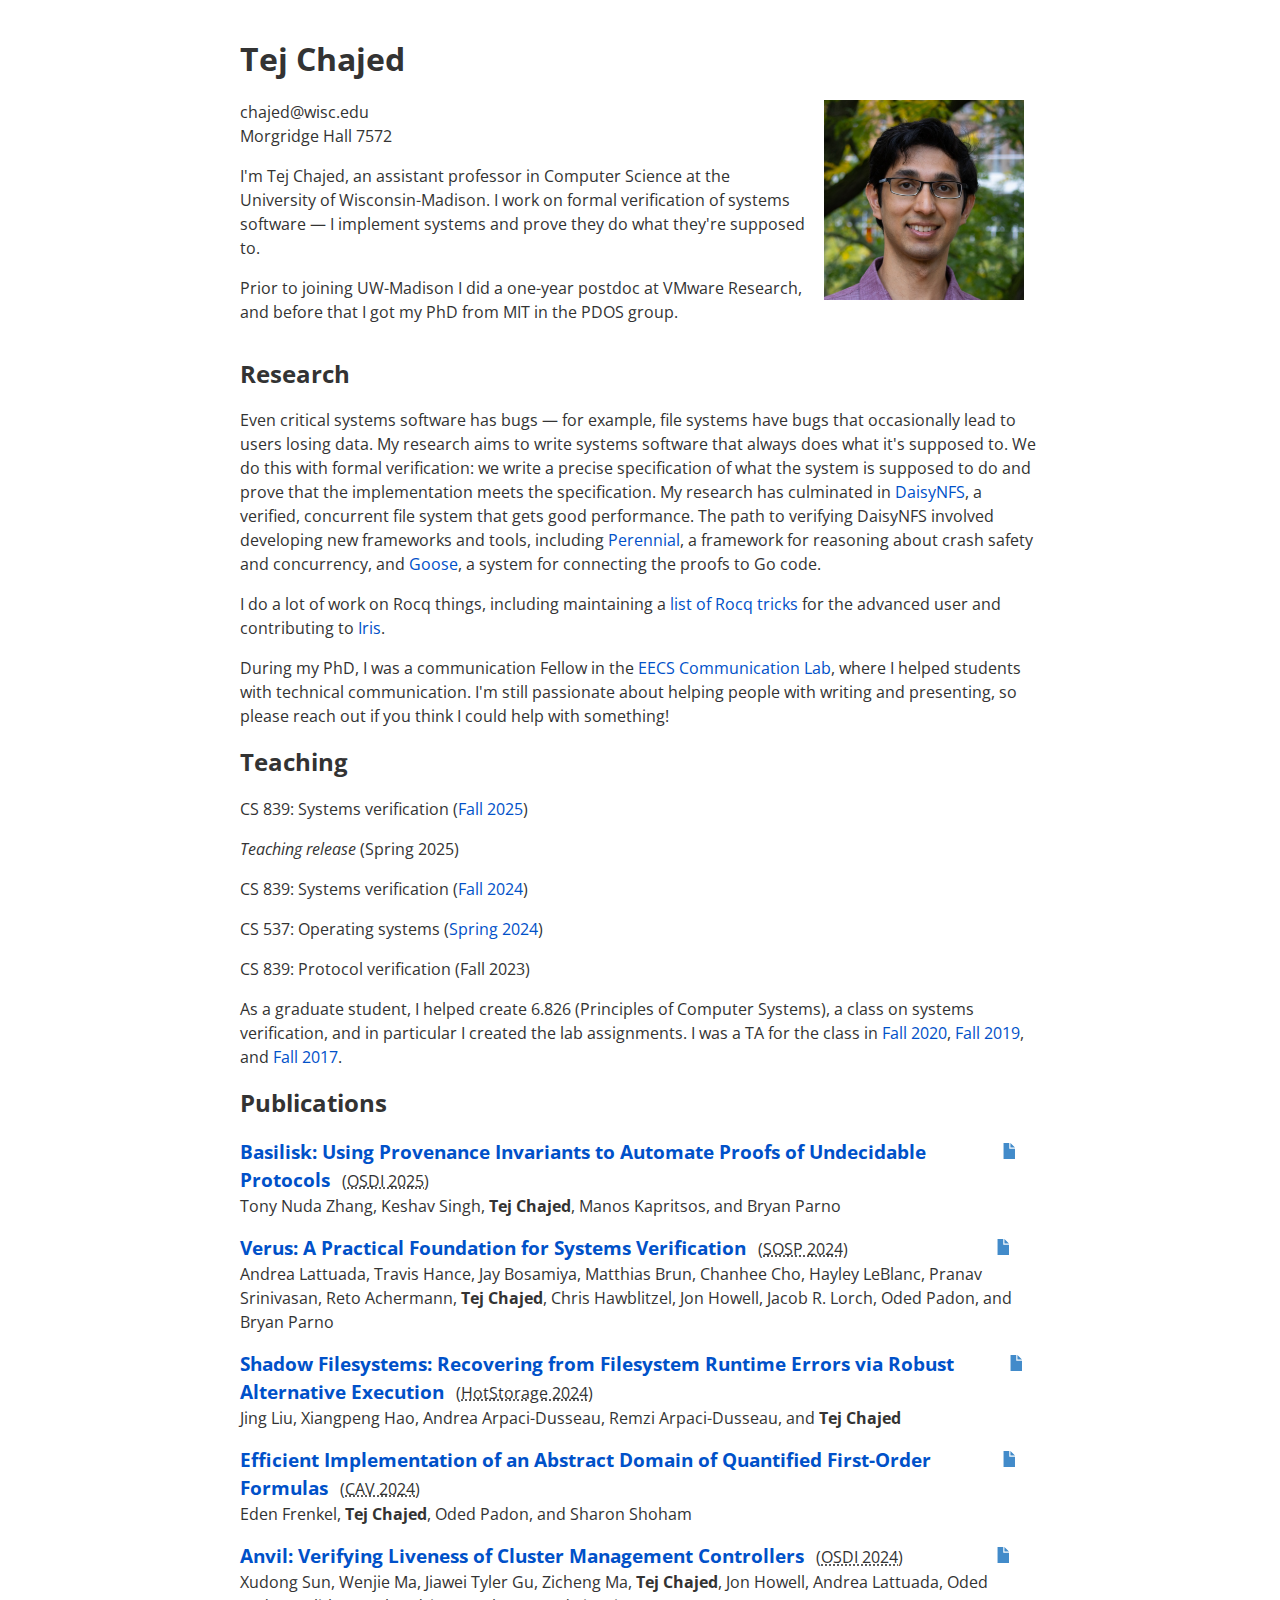
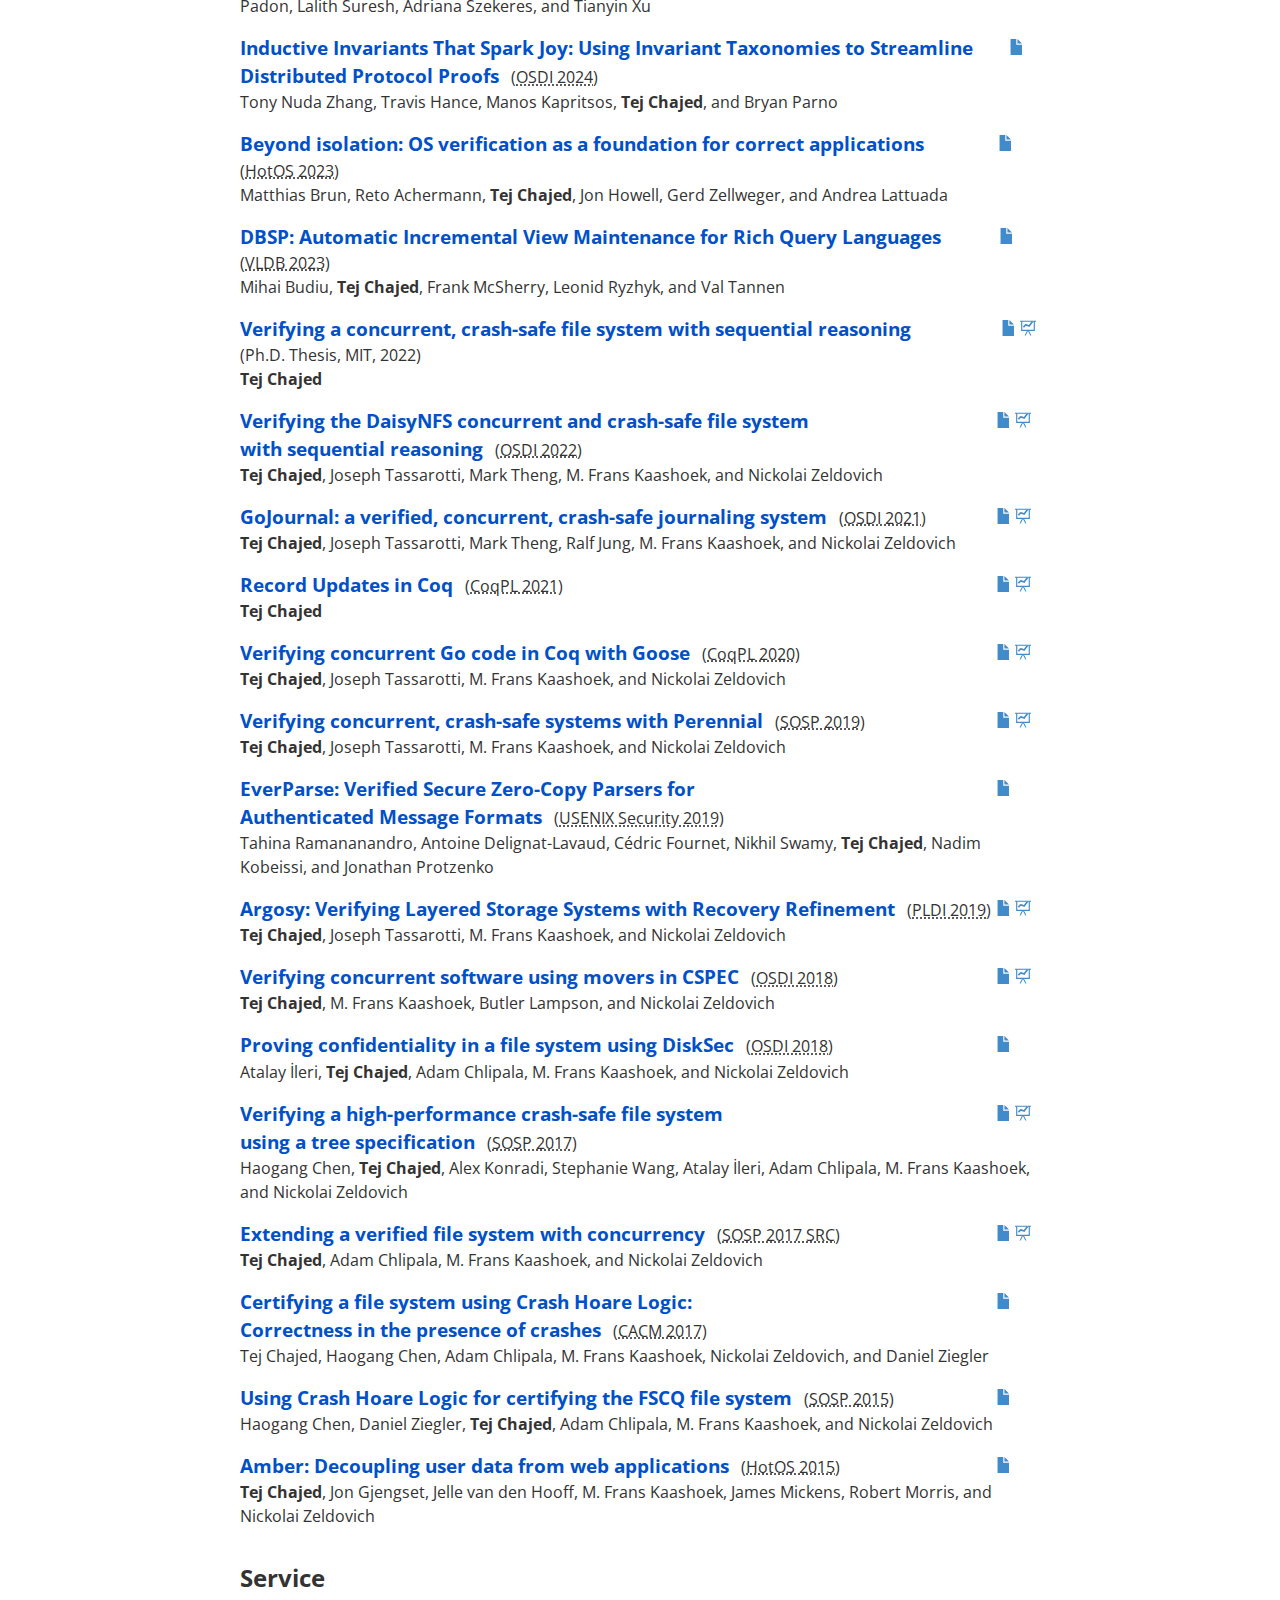
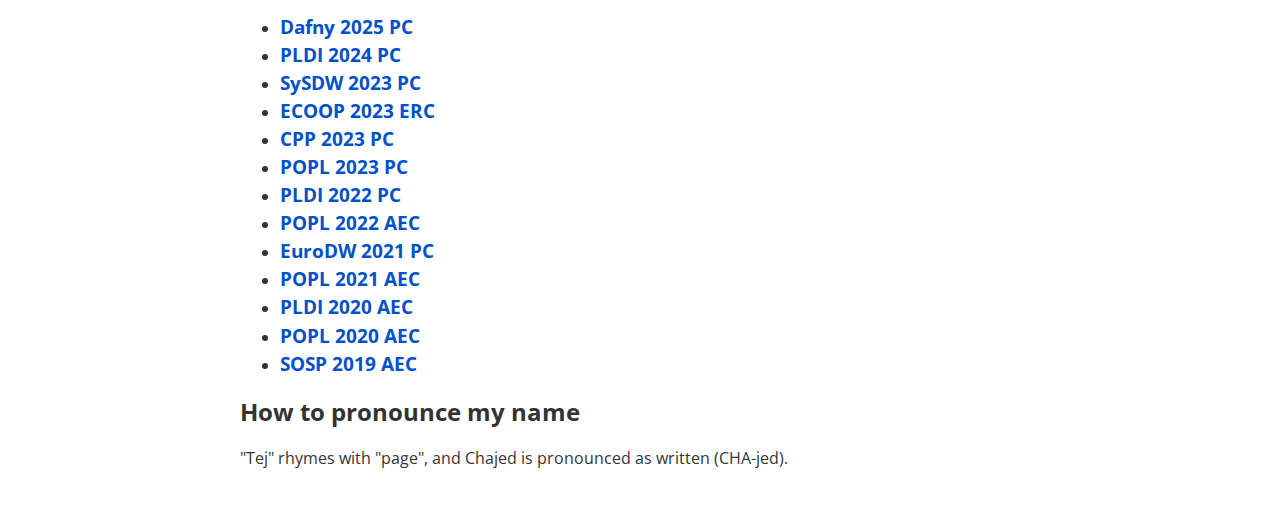
<file: docs/index.html>
<!DOCTYPE html>
<html><head> <title>Tej Chajed</title>
 <meta charset="UTF-8" />
 <meta name="keywords" content="Tej,Chajed,MIT,computer science" />
 <meta name="description" content="I'm Tej Chajed, an assistant professor at the University of Wisconsin-Madison." />
 <meta name="author" content="Tej Chajed &lt;chajed@wisc.edu&gt;" />
 <meta name="viewport" content="width=device-width, initial-scale=1.0" />
 <link rel="canonical" href="https://www.chajed.io" />
 <link rel="stylesheet" href="assets/main.css" />
 <link rel="stylesheet" href="https://fonts.googleapis.com/css?family=Open+Sans:400,600" />
<script async src=
"https://www.googletagmanager.com/gtag/js?id=G-33V2SBCFH9"></script>
<script>
 window.dataLayer = window.dataLayer || [];
 function gtag(){dataLayer.push(arguments);}
 gtag('js', new Date());

 gtag('config', 'G-33V2SBCFH9');
</script></head>
<body> <h1>Tej Chajed</h1>
 <div class="intro container"><div class="bio"><span class="larger">chajed@wisc.edu</span>
<br />
<span class="larger">Morgridge Hall 7572</span>
<p>I'm Tej Chajed, an assistant professor in Computer Science at the University of Wisconsin-Madison.
I work on formal verification of systems software &mdash; I implement systems
and prove they do what they're supposed to.</p>
<p>Prior to joining UW-Madison I did a one-year postdoc at VMware Research, and before that I got my PhD from MIT in the PDOS group.</p></div>
<img class="portrait" alt="Tej Chajed picture" src="assets/portrait.jpg" width="200em" height="200em" /></div>
 <h2>Research</h2> <p>Even critical systems software has bugs &mdash; for
example, file systems have bugs that occasionally lead to users losing data. My
research aims to write systems software that always does what it's supposed to.
We do this with formal verification: we write a precise specification of what
the system is supposed to do and prove that the implementation meets the
specification. My research has culminated in <a href="https://github.com/mit-pdos/daisy-nfsd">DaisyNFS</a>, a verified,
concurrent file system that gets good performance.  The path to verifying
DaisyNFS involved developing new frameworks and tools, including
<a href="https://github.com/mit-pdos/perennial">Perennial</a>, a framework for reasoning about crash safety and concurrency,
and <a href="https://github.com/tchajed/goose">Goose</a>, a system for connecting the proofs to Go code.</p>

 <p>I do a lot of work on Rocq things, including maintaining a
<a href="https://github.com/rocq-community/rocq-tricks">list of Rocq tricks</a> for the
advanced user and contributing to <a href="https://iris-project.org/">Iris</a>.</p>

<p>During my PhD, I was a communication Fellow in the <a href="https://mitcommlab.mit.edu/eecs/">EECS
Communication Lab</a>, where I helped students with technical communication. I'm still passionate
about helping people with writing and presenting, so please reach out if you think I could help with something!</p>

 <h2>Teaching</h2>
 <p><span class="larger">CS 839: Systems verification (<a href="https://tchajed.github.io/sys-verif-fa25/">Fall 2025</a>)</span></p>
 <p><span class="larger"><em>Teaching release</em> (Spring 2025)</span></p>
 <p><span class="larger">CS 839: Systems verification (<a href="https://tchajed.github.io/sys-verif-fa24/">Fall 2024</a>)</span></p>
 <p><span class="larger">CS 537: Operating systems (<a href="https://pages.cs.wisc.edu/~oliphant/cs537-sp24/">Spring 2024</a>)</span></p>
 <p><span class="larger">CS 839: Protocol verification (Fall 2023)</span></p>

 As a graduate student, I helped create 6.826 (Principles of Computer Systems), a class on systems
 verification, and in particular I created the lab assignments. I was a TA for
 the class in <a href="https://6826.csail.mit.edu/2020/">Fall 2020</a>,
 <a href="https://6826.csail.mit.edu/2019/">Fall 2019</a>, and
 <a href="https://6826.csail.mit.edu/2017/">Fall 2017</a>.

 <h2>Publications</h2>
 <div class="pub"><div class="pub-header container"><div><span class="pub-title"><a href="papers/basilisk:osdi2025.pdf">Basilisk: Using Provenance Invariants to Automate Proofs of Undecidable Protocols</a></span>
&nbsp;
<span class="pub-conference">(<abbr title="USENIX Symposium on Operating System Design and Implementation (OSDI 2025)">OSDI 2025</abbr>)</span></div>
<div class="pub-links"><a href="papers/basilisk:osdi2025.pdf"><img title="Paper PDF" alt="paper icon" src="assets/file.svg" height="16" width="16" /></a>
</div></div>
Tony Nuda Zhang, Keshav Singh, <span class="self-author">Tej Chajed</span>, Manos Kapritsos, and Bryan Parno</div><div class="pub"><div class="pub-header container"><div><span class="pub-title"><a href="papers/verus:sosp2024.pdf">Verus: A Practical Foundation for Systems Verification</a></span>
&nbsp;
<span class="pub-conference">(<abbr title="ACM Symposium on Operating System Principles (SOSP 2024)">SOSP 2024</abbr>)</span></div>
<div class="pub-links"><a href="papers/verus:sosp2024.pdf"><img title="Paper PDF" alt="paper icon" src="assets/file.svg" height="16" width="16" /></a>
</div></div>
Andrea Lattuada, Travis Hance, Jay Bosamiya, Matthias Brun, Chanhee Cho, Hayley LeBlanc, Pranav Srinivasan, Reto Achermann, <span class="self-author">Tej Chajed</span>, Chris Hawblitzel, Jon Howell, Jacob R. Lorch, Oded Padon, and Bryan Parno</div><div class="pub"><div class="pub-header container"><div><span class="pub-title"><a href="papers/shadow-fs:hotstorage2024.pdf">Shadow Filesystems: Recovering from Filesystem Runtime Errors via Robust Alternative Execution</a></span>
&nbsp;
<span class="pub-conference">(<abbr title="ACM Workshop on Hot Topics in Storage and File Systems (HotStorage 2024)">HotStorage 2024</abbr>)</span></div>
<div class="pub-links"><a href="papers/shadow-fs:hotstorage2024.pdf"><img title="Paper PDF" alt="paper icon" src="assets/file.svg" height="16" width="16" /></a>
</div></div>
Jing Liu, Xiangpeng Hao, Andrea Arpaci-Dusseau, Remzi Arpaci-Dusseau, and <span class="self-author">Tej Chajed</span></div><div class="pub"><div class="pub-header container"><div><span class="pub-title"><a href="papers/absint-fo:cav2024.pdf">Efficient Implementation of an Abstract Domain of Quantified First-Order Formulas</a></span>
&nbsp;
<span class="pub-conference">(<abbr title="Computer Aided Verification (CAV 2024)">CAV 2024</abbr>)</span></div>
<div class="pub-links"><a href="papers/absint-fo:cav2024.pdf"><img title="Paper PDF" alt="paper icon" src="assets/file.svg" height="16" width="16" /></a>
</div></div>
Eden Frenkel, <span class="self-author">Tej Chajed</span>, Oded Padon, and Sharon Shoham</div><div class="pub"><div class="pub-header container"><div><span class="pub-title"><a href="papers/anvil:osdi2024.pdf">Anvil: Verifying Liveness of Cluster Management Controllers</a></span>
&nbsp;
<span class="pub-conference">(<abbr title="USENIX Symposium on Operating System Design and Implementation (OSDI 2024)">OSDI 2024</abbr>)</span></div>
<div class="pub-links"><a href="papers/anvil:osdi2024.pdf"><img title="Paper PDF" alt="paper icon" src="assets/file.svg" height="16" width="16" /></a>
</div></div>
Xudong Sun, Wenjie Ma, Jiawei Tyler Gu, Zicheng Ma, <span class="self-author">Tej Chajed</span>, Jon Howell, Andrea Lattuada, Oded Padon, Lalith Suresh, Adriana Szekeres, and Tianyin Xu</div><div class="pub"><div class="pub-header container"><div><span class="pub-title"><a href="papers/kondo:osdi2024.pdf">Inductive Invariants That Spark Joy: Using Invariant Taxonomies to Streamline Distributed Protocol Proofs</a></span>
&nbsp;
<span class="pub-conference">(<abbr title="USENIX Symposium on Operating System Design and Implementation (OSDI 2024)">OSDI 2024</abbr>)</span></div>
<div class="pub-links"><a href="papers/kondo:osdi2024.pdf"><img title="Paper PDF" alt="paper icon" src="assets/file.svg" height="16" width="16" /></a>
</div></div>
Tony Nuda Zhang, Travis Hance, Manos Kapritsos, <span class="self-author">Tej Chajed</span>, and Bryan Parno</div><div class="pub"><div class="pub-header container"><div><span class="pub-title"><a href="papers/beyond-isolation:hotos2023.pdf">Beyond isolation: OS verification as a foundation for correct applications</a></span>
&nbsp;
<span class="pub-conference">(<abbr title="Workshop on Hot Topics in Operating Systems (HotOS 2023)">HotOS 2023</abbr>)</span></div>
<div class="pub-links"><a href="papers/beyond-isolation:hotos2023.pdf"><img title="Paper PDF" alt="paper icon" src="assets/file.svg" height="16" width="16" /></a>
</div></div>
Matthias Brun, Reto Achermann, <span class="self-author">Tej Chajed</span>, Jon Howell, Gerd Zellweger, and Andrea Lattuada</div><div class="pub"><div class="pub-header container"><div><span class="pub-title"><a href="papers/dbsp:vldb2023.pdf">DBSP: Automatic Incremental View Maintenance for Rich Query Languages</a></span>
&nbsp;
<span class="pub-conference">(<abbr title="Very Large Databases Conference (VLDB 2023)">VLDB 2023</abbr>)</span></div>
<div class="pub-links"><a href="papers/dbsp:vldb2023.pdf"><img title="Paper PDF" alt="paper icon" src="assets/file.svg" height="16" width="16" /></a>
</div></div>
Mihai Budiu, <span class="self-author">Tej Chajed</span>, Frank McSherry, Leonid Ryzhyk, and Val Tannen</div><div class="pub"><div class="pub-header container"><div><span class="pub-title"><a href="papers/tchajed-thesis.pdf">Verifying a concurrent, crash-safe file system with sequential reasoning</a></span>
&nbsp;
<span class="pub-conference">(Ph.D. Thesis, MIT, 2022)</span></div>
<div class="pub-links"><a href="papers/tchajed-thesis.pdf"><img title="Paper PDF" alt="paper icon" src="assets/file.svg" height="16" width="16" /></a>
<a href="papers/tchajed-thesis-slides.pdf"><img title="Slides" alt="slides icon" src="assets/slides.svg" height="16" width="16" /></a></div></div>
<span class="self-author">Tej Chajed</span></div><div class="pub"><div class="pub-header container"><div><span class="pub-title"><a href="papers/daisy-nfs:osdi2022.pdf">Verifying the DaisyNFS concurrent and crash-safe file system<br /> with sequential reasoning</a></span>
&nbsp;
<span class="pub-conference">(<abbr title="USENIX Symposium on Operating System Design and Implementation (OSDI 2022)">OSDI 2022</abbr>)</span></div>
<div class="pub-links"><a href="papers/daisy-nfs:osdi2022.pdf"><img title="Paper PDF" alt="paper icon" src="assets/file.svg" height="16" width="16" /></a>
<a href="papers/daisy-nfs:osdi2022-slides.pdf"><img title="Slides" alt="slides icon" src="assets/slides.svg" height="16" width="16" /></a></div></div>
<span class="self-author">Tej Chajed</span>, Joseph Tassarotti, Mark Theng, M. Frans Kaashoek, and Nickolai Zeldovich</div><div class="pub"><div class="pub-header container"><div><span class="pub-title"><a href="papers/gojournal:osdi2021.pdf">GoJournal: a verified, concurrent, crash-safe journaling system</a></span>
&nbsp;
<span class="pub-conference">(<abbr title="USENIX Symposium on Operating System Design and Implementation (OSDI 2021)">OSDI 2021</abbr>)</span></div>
<div class="pub-links"><a href="papers/gojournal:osdi2021.pdf"><img title="Paper PDF" alt="paper icon" src="assets/file.svg" height="16" width="16" /></a>
<a href="papers/gojournal:osdi2021-slides.pdf"><img title="Slides" alt="slides icon" src="assets/slides.svg" height="16" width="16" /></a></div></div>
<span class="self-author">Tej Chajed</span>, Joseph Tassarotti, Mark Theng, Ralf Jung, M. Frans Kaashoek, and Nickolai Zeldovich</div><div class="pub"><div class="pub-header container"><div><span class="pub-title"><a href="papers/coq-record-update:coqpl2021.pdf">Record Updates in Coq</a></span>
&nbsp;
<span class="pub-conference">(<abbr title="International Workshop on Coq for Programming Languages (CoqPL 2021)">CoqPL 2021</abbr>)</span></div>
<div class="pub-links"><a href="papers/coq-record-update:coqpl2021.pdf"><img title="Paper PDF" alt="paper icon" src="assets/file.svg" height="16" width="16" /></a>
<a href="papers/coq-record-update:coqpl2021-slides.pdf"><img title="Slides" alt="slides icon" src="assets/slides.svg" height="16" width="16" /></a></div></div>
<span class="self-author">Tej Chajed</span></div><div class="pub"><div class="pub-header container"><div><span class="pub-title"><a href="papers/goose:coqpl2020.pdf">Verifying concurrent Go code in Coq with Goose</a></span>
&nbsp;
<span class="pub-conference">(<abbr title="International Workshop on Coq for Programming Languages (CoqPL 2020)">CoqPL 2020</abbr>)</span></div>
<div class="pub-links"><a href="papers/goose:coqpl2020.pdf"><img title="Paper PDF" alt="paper icon" src="assets/file.svg" height="16" width="16" /></a>
<a href="papers/goose:coqpl2020-slides.pdf"><img title="Slides" alt="slides icon" src="assets/slides.svg" height="16" width="16" /></a></div></div>
<span class="self-author">Tej Chajed</span>, Joseph Tassarotti, M. Frans Kaashoek, and Nickolai Zeldovich</div><div class="pub"><div class="pub-header container"><div><span class="pub-title"><a href="papers/perennial:sosp2019.pdf">Verifying concurrent, crash-safe systems with Perennial</a></span>
&nbsp;
<span class="pub-conference">(<abbr title="ACM Symposium on Operating System Principles (SOSP 2019)">SOSP 2019</abbr>)</span></div>
<div class="pub-links"><a href="papers/perennial:sosp2019.pdf"><img title="Paper PDF" alt="paper icon" src="assets/file.svg" height="16" width="16" /></a>
<a href="papers/perennial:sosp2019-slides.pdf"><img title="Slides" alt="slides icon" src="assets/slides.svg" height="16" width="16" /></a></div></div>
<span class="self-author">Tej Chajed</span>, Joseph Tassarotti, M. Frans Kaashoek, and Nickolai Zeldovich</div><div class="pub"><div class="pub-header container"><div><span class="pub-title"><a href="papers/everparse:usenix-sec2019.pdf">EverParse: Verified Secure Zero-Copy Parsers for<br /> Authenticated Message Formats</a></span>
&nbsp;
<span class="pub-conference">(<abbr title="USENIX Symposium on Security (USENIX Security 2019)">USENIX Security 2019</abbr>)</span></div>
<div class="pub-links"><a href="papers/everparse:usenix-sec2019.pdf"><img title="Paper PDF" alt="paper icon" src="assets/file.svg" height="16" width="16" /></a>
</div></div>
Tahina Ramananandro, Antoine Delignat-Lavaud, Cédric Fournet, Nikhil Swamy, <span class="self-author">Tej Chajed</span>, Nadim Kobeissi, and Jonathan Protzenko</div><div class="pub"><div class="pub-header container"><div><span class="pub-title"><a href="papers/argosy:pldi2019.pdf">Argosy: Verifying Layered Storage Systems with Recovery Refinement</a></span>
&nbsp;
<span class="pub-conference">(<abbr title="SIGPLAN Conference on Programming Language Design and Implementation (PLDI 2019)">PLDI 2019</abbr>)</span></div>
<div class="pub-links"><a href="papers/argosy:pldi2019.pdf"><img title="Paper PDF" alt="paper icon" src="assets/file.svg" height="16" width="16" /></a>
<a href="papers/argosy:pldi2019-slides.pdf"><img title="Slides" alt="slides icon" src="assets/slides.svg" height="16" width="16" /></a></div></div>
<span class="self-author">Tej Chajed</span>, Joseph Tassarotti, M. Frans Kaashoek, and Nickolai Zeldovich</div><div class="pub"><div class="pub-header container"><div><span class="pub-title"><a href="papers/cspec:osdi2018.pdf">Verifying concurrent software using movers in CSPEC</a></span>
&nbsp;
<span class="pub-conference">(<abbr title="USENIX Symposium on Operating System Design and Implementation (OSDI 2018)">OSDI 2018</abbr>)</span></div>
<div class="pub-links"><a href="papers/cspec:osdi2018.pdf"><img title="Paper PDF" alt="paper icon" src="assets/file.svg" height="16" width="16" /></a>
<a href="papers/cspec:osdi2018-slides.pdf"><img title="Slides" alt="slides icon" src="assets/slides.svg" height="16" width="16" /></a></div></div>
<span class="self-author">Tej Chajed</span>, M. Frans Kaashoek, Butler Lampson, and Nickolai Zeldovich</div><div class="pub"><div class="pub-header container"><div><span class="pub-title"><a href="papers/disksec:osdi2018.pdf">Proving confidentiality in a file system using DiskSec</a></span>
&nbsp;
<span class="pub-conference">(<abbr title="USENIX Symposium on Operating System Design and Implementation (OSDI 2018)">OSDI 2018</abbr>)</span></div>
<div class="pub-links"><a href="papers/disksec:osdi2018.pdf"><img title="Paper PDF" alt="paper icon" src="assets/file.svg" height="16" width="16" /></a>
</div></div>
Atalay İleri, <span class="self-author">Tej Chajed</span>, Adam Chlipala, M. Frans Kaashoek, and Nickolai Zeldovich</div><div class="pub"><div class="pub-header container"><div><span class="pub-title"><a href="papers/dfscq:sosp2017.pdf">Verifying a high-performance crash-safe file system<br /> using a tree specification</a></span>
&nbsp;
<span class="pub-conference">(<abbr title="ACM Symposium on Operating System Principles (SOSP 2017)">SOSP 2017</abbr>)</span></div>
<div class="pub-links"><a href="papers/dfscq:sosp2017.pdf"><img title="Paper PDF" alt="paper icon" src="assets/file.svg" height="16" width="16" /></a>
<a href="papers/dfscq:sosp2017-slides.pdf"><img title="Slides" alt="slides icon" src="assets/slides.svg" height="16" width="16" /></a></div></div>
Haogang Chen, <span class="self-author">Tej Chajed</span>, Alex Konradi, Stephanie Wang, Atalay İleri, Adam Chlipala, M. Frans Kaashoek, and Nickolai Zeldovich</div><div class="pub"><div class="pub-header container"><div><span class="pub-title"><a href="papers/cfscq:sosp2017-src.pdf">Extending a verified file system with concurrency</a></span>
&nbsp;
<span class="pub-conference">(<abbr title="(Student Research Competition at ACM Symposium onOperating System Principles) (SOSP 2017 SRC)">SOSP 2017 SRC</abbr>)</span></div>
<div class="pub-links"><a href="papers/cfscq:sosp2017-src.pdf"><img title="Paper PDF" alt="paper icon" src="assets/file.svg" height="16" width="16" /></a>
<a href="papers/cfscq:sosp2017-src-slides.pdf"><img title="Slides" alt="slides icon" src="assets/slides.svg" height="16" width="16" /></a></div></div>
<span class="self-author">Tej Chajed</span>, Adam Chlipala, M. Frans Kaashoek, and Nickolai Zeldovich</div><div class="pub"><div class="pub-header container"><div><span class="pub-title"><a href="papers/fscq:cacm2017.pdf">Certifying a file system using Crash Hoare Logic:<br />
Correctness in the presence of crashes</a></span>
&nbsp;
<span class="pub-conference">(<abbr title="Communications of the ACM (CACM 2017)">CACM 2017</abbr>)</span></div>
<div class="pub-links"><a href="papers/fscq:cacm2017.pdf"><img title="Paper PDF" alt="paper icon" src="assets/file.svg" height="16" width="16" /></a>
</div></div>
Tej Chajed, Haogang Chen, Adam Chlipala, M. Frans Kaashoek, Nickolai Zeldovich, and Daniel Ziegler</div><div class="pub"><div class="pub-header container"><div><span class="pub-title"><a href="papers/fscq:sosp2015.pdf">Using Crash Hoare Logic for certifying the FSCQ file system</a></span>
&nbsp;
<span class="pub-conference">(<abbr title="ACM Symposium on Operating System Principles (SOSP 2015)">SOSP 2015</abbr>)</span></div>
<div class="pub-links"><a href="papers/fscq:sosp2015.pdf"><img title="Paper PDF" alt="paper icon" src="assets/file.svg" height="16" width="16" /></a>
</div></div>
Haogang Chen, Daniel Ziegler, <span class="self-author">Tej Chajed</span>, Adam Chlipala, M. Frans Kaashoek, and Nickolai Zeldovich</div><div class="pub"><div class="pub-header container"><div><span class="pub-title"><a href="papers/amber:hotos2015.pdf">Amber: Decoupling user data from web applications</a></span>
&nbsp;
<span class="pub-conference">(<abbr title="Workshop on Hot Topics in Operating Systems (HotOS 2015)">HotOS 2015</abbr>)</span></div>
<div class="pub-links"><a href="papers/amber:hotos2015.pdf"><img title="Paper PDF" alt="paper icon" src="assets/file.svg" height="16" width="16" /></a>
</div></div>
<span class="self-author">Tej Chajed</span>, Jon Gjengset, Jelle van den Hooff, M. Frans Kaashoek, James Mickens, Robert Morris, and Nickolai Zeldovich</div>

 <h2>Service</h2>
 <ul><li><a href="https://popl25.sigplan.org/home/dafny-2025"><span class="pub-title">Dafny 2025 PC</span></a></li>
<li><a href="https://pldi24.sigplan.org/track/pldi-2024-papers"><span class="pub-title">PLDI 2024 PC</span></a></li>
<li><a href="https://sysdw23.github.io/"><span class="pub-title">SySDW 2023 PC</span></a></li>
<li><a href="https://2023.ecoop.org/track/ecoop-2023-papers"><span class="pub-title">ECOOP 2023 ERC</span></a></li>
<li><a href="https://popl23.sigplan.org/committee/CPP-2023-papers-program-committee"><span class="pub-title">CPP 2023 PC</span></a></li>
<li><a href="https://popl23.sigplan.org/committee/POPL-2023-popl-research-papers-program-committee"><span class="pub-title">POPL 2023 PC</span></a></li>
<li><a href="https://pldi22.sigplan.org/committee/pldi-2022-pldi-program-committee"><span class="pub-title">PLDI 2022 PC</span></a></li>
<li><a href="https://popl22.sigplan.org/committee/POPL-2022-artifact-evaluation-artifact-evaluation-comittee"><span class="pub-title">POPL 2022 AEC</span></a></li>
<li><a href="https://eurodw21.github.io/"><span class="pub-title">EuroDW 2021 PC</span></a></li>
<li><a href="https://popl21.sigplan.org/track/POPL-2021-Artifact-Evaluation"><span class="pub-title">POPL 2021 AEC</span></a></li>
<li><a href="https://pldi20.sigplan.org/track/pldi-2020-PLDI-Research-Artifacts"><span class="pub-title">PLDI 2020 AEC</span></a></li>
<li><a href="https://popl20.sigplan.org/track/POPL-2020-Artifact-Evaluation"><span class="pub-title">POPL 2020 AEC</span></a></li>
<li><a href="https://sysartifacts.github.io/"><span class="pub-title">SOSP 2019 AEC</span></a></li></ul>

 <h2>How to pronounce my name</h2>
 &quot;Tej&quot; rhymes with &quot;page&quot;, and Chajed is pronounced as written (CHA-jed).
</body></html>
</file>
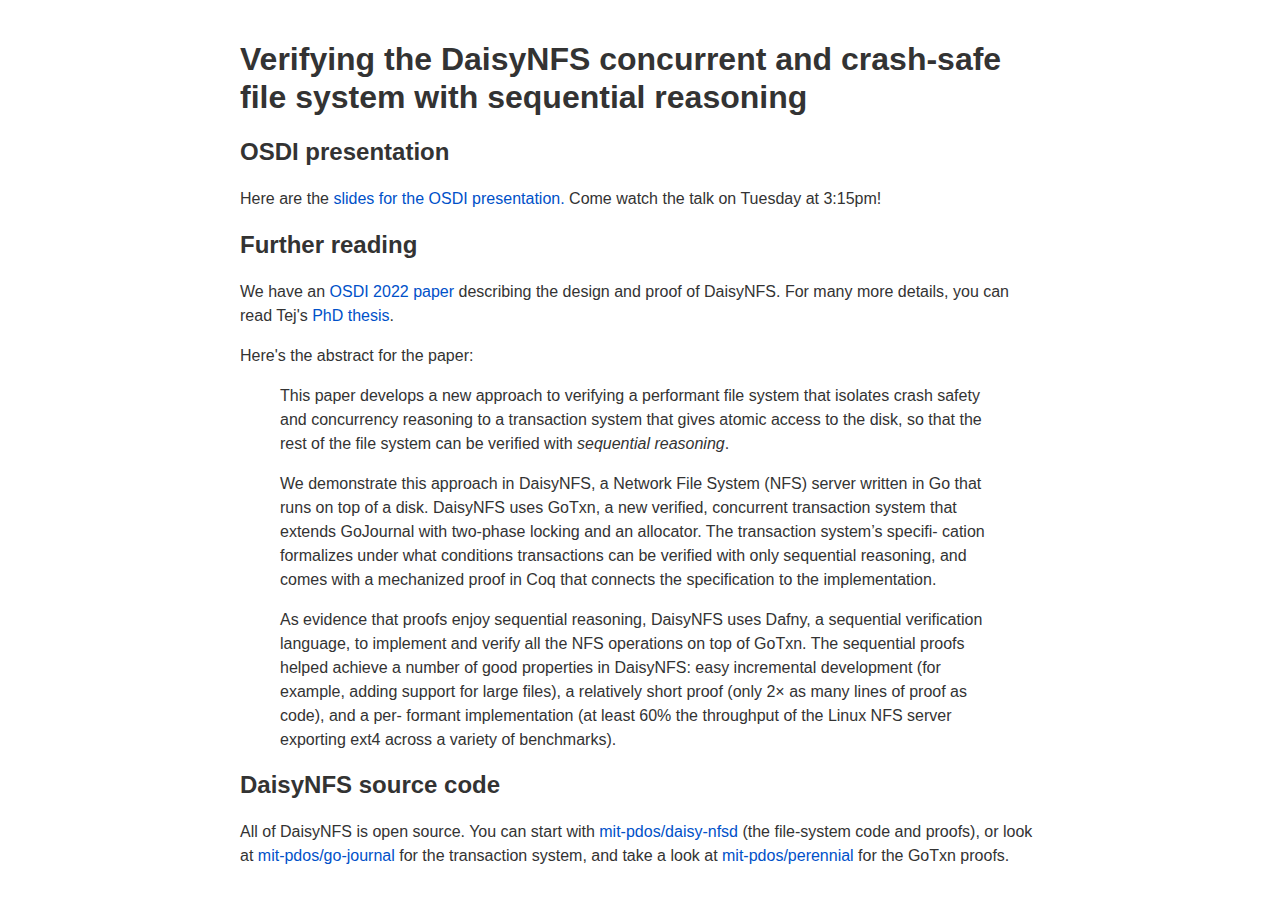
<file: docs/daisy-nfs/index.html>
<!DOCTYPE html PUBLIC "-//W3C//DTD HTML 4.01 Transitional//EN">
<html>
<head>
  <title>Verifying the DaisyNFS concurrent and crash-safe file
  system with sequential reasoning</title>
  <link rel="stylesheet" href="../assets/main.css" type="text/css">
  <script async src=
  "https://www.googletagmanager.com/gtag/js?id=UA-130703705-1"
  type="text/javascript"></script>
  <script type="text/javascript">
  window.dataLayer = window.dataLayer || [];
  function gtag(){dataLayer.push(arguments);}
  gtag('js', new Date());

  gtag('config', 'UA-130703705-1');
  </script>
</head>
<body>
  <h1>Verifying the DaisyNFS concurrent and crash-safe file system
  with sequential reasoning</h1>
  <h2>OSDI presentation</h2>
  <p>Here are the <a href=
  "../papers/daisy-nfs:osdi22-slides.pdf">slides for the OSDI
  presentation.</a> Come watch the talk on Tuesday at 3:15pm!</p>
  <h2>Further reading</h2>
  <p>We have an <a href="../papers/daisy-nfs:osdi22.pdf">OSDI 2022
  paper</a> describing the design and proof of DaisyNFS. For many
  more details, you can read Tej's <a href=
  "../papers/tchajed-thesis.pdf">PhD thesis</a>.</p>
  <p>Here's the abstract for the paper:</p>
  <blockquote>
    <p>This paper develops a new approach to verifying a performant
    file system that isolates crash safety and concurrency
    reasoning to a transaction system that gives atomic access to
    the disk, so that the rest of the file system can be verified
    with <em>sequential reasoning</em>.</p>
    <p>We demonstrate this approach in DaisyNFS, a Network File
    System (NFS) server written in Go that runs on top of a disk.
    DaisyNFS uses GoTxn, a new verified, concurrent transaction
    system that extends GoJournal with two-phase locking and an
    allocator. The transaction system’s specifi- cation formalizes
    under what conditions transactions can be verified with only
    sequential reasoning, and comes with a mechanized proof in Coq
    that connects the specification to the implementation.</p>
    <p>As evidence that proofs enjoy sequential reasoning, DaisyNFS
    uses Dafny, a sequential verification language, to implement
    and verify all the NFS operations on top of GoTxn. The
    sequential proofs helped achieve a number of good properties in
    DaisyNFS: easy incremental development (for example, adding
    support for large files), a relatively short proof (only 2× as
    many lines of proof as code), and a per- formant implementation
    (at least 60% the throughput of the Linux NFS server exporting
    ext4 across a variety of benchmarks).</p>
  </blockquote>
  <h2>DaisyNFS source code</h2>
  <p>All of DaisyNFS is open source. You can start with <a href=
  "https://github.com/mit-pdos/daisy-nfsd">mit-pdos/daisy-nfsd</a>
  (the file-system code and proofs), or look at <a href=
  "https://github.com/mit-pdos/go-journal">mit-pdos/go-journal</a>
  for the transaction system, and take a look at <a href=
  "https://github.com/mit-pdos/perennial">mit-pdos/perennial</a>
  for the GoTxn proofs.</p>
</body>
</html>
</file>
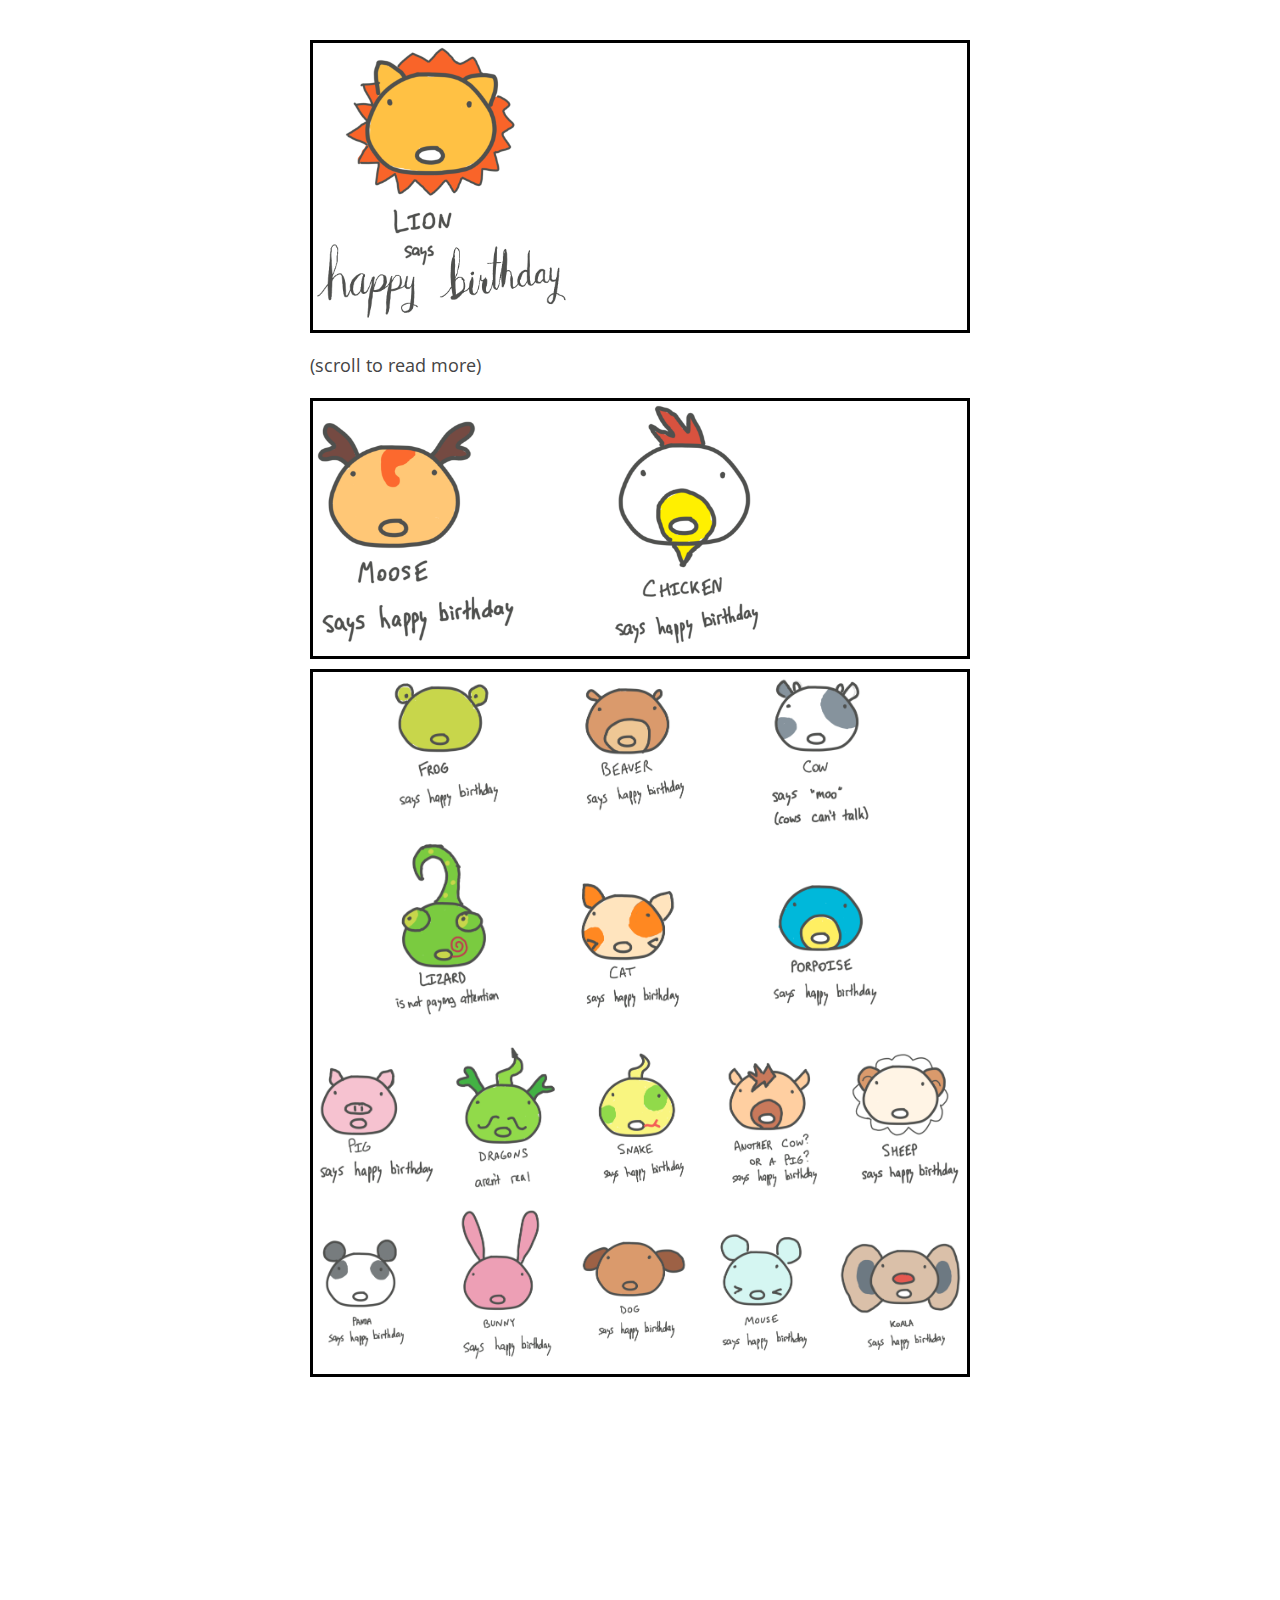
<file: docs/didi-birthday-card-2020/index.html>
<!DOCTYPE html>
<html lang="en">
<head>
    <meta charset="utf-8">
    <meta http-equiv="x-ua-compatible" content="ie=edge">
    <title>Happy birthday!</title>
    <meta name="description" content="Birthday card">
    <meta name="viewport" content=
    "width=device-width, initial-scale=1">
    <link rel="shortcut icon" href="data:image/x-icon;," type=
    "image/x-icon">
    <link rel="stylesheet" href="main.css">
    <link href="https://unpkg.com/aos@2.3.1/dist/aos.css" rel=
    "stylesheet">
    <link href="https://fonts.googleapis.com/css2?family=Open+Sans"
    rel="stylesheet">
    <script src="https://unpkg.com/aos@2.3.1/dist/aos.js"></script>
</head>
<body>
    <div data-aos="zoom-in"><img src="assets/1.png" alt="card 1"
    width="257" height="279"></div>
    <p>(scroll to read more)</p>
    <div data-aos="zoom-in"><img src="assets/2.png" alt="card 2"
    width="450" height="248"></div>
    <div data-aos="zoom-in"><img src="assets/3.png" alt="card 3"
    width="1027" height="1090"></div>
    <div data-aos="zoom-in"><img src="assets/4.png" alt="card 4"
    width="1156" height="908"></div>
    <div data-aos="zoom-in"><img src="assets/5.png" alt="card 5"
    width="1081" height="631"></div>
    <div data-aos="zoom-in"><img src="assets/6.png" alt="card 6"
    width="389" height="371"></div>
    <div data-aos="zoom-in"><img src="assets/7.png" alt="card 7"
    width="1095" height="1274"></div>
    <script src="index.js"></script>
</body>
</html>
</file>
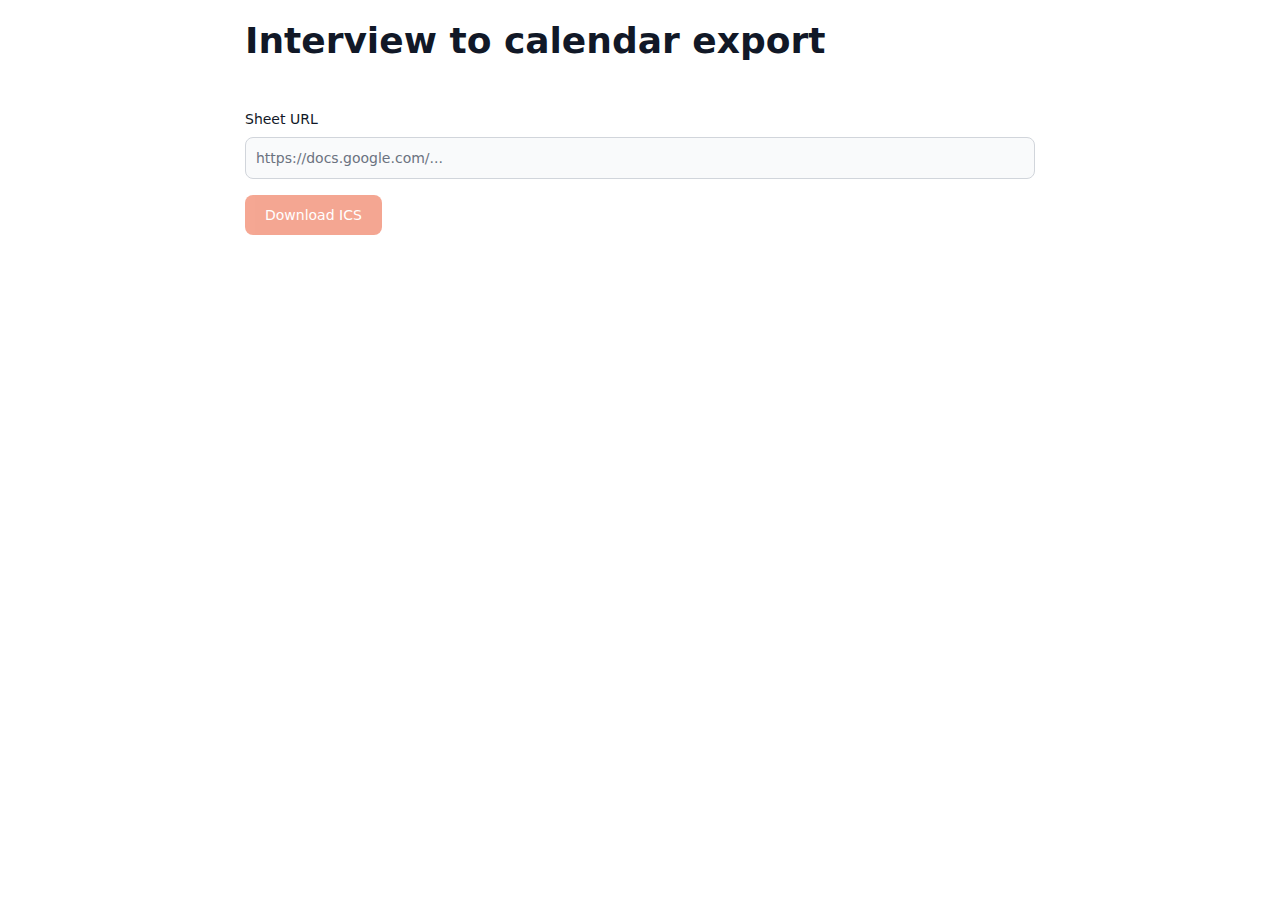
<file: docs/interview-ics/index.html>
<!doctype html>
<html lang="en">
	<head>
		<meta charset="utf-8" />
		<link rel="icon" href="./favicon.png" />
		<meta name="viewport" content="width=device-width, initial-scale=1" />
		
		<link href="./_app/immutable/assets/0.dMdo1l1m.css" rel="stylesheet">
		<link href="./_app/immutable/assets/2.BwTkuneE.css" rel="stylesheet">
		<link rel="modulepreload" href="./_app/immutable/entry/start.nFizeXDj.js">
		<link rel="modulepreload" href="./_app/immutable/chunks/entry.COL9lgc7.js">
		<link rel="modulepreload" href="./_app/immutable/chunks/scheduler.CncJ93zy.js">
		<link rel="modulepreload" href="./_app/immutable/entry/app.cvoZrj8p.js">
		<link rel="modulepreload" href="./_app/immutable/chunks/index.DyrmL4Ip.js">
		<link rel="modulepreload" href="./_app/immutable/nodes/0.D8iLnBzO.js">
		<link rel="modulepreload" href="./_app/immutable/nodes/2.Byvhkpix.js">
	</head>
	<body data-sveltekit-preload-data="hover">
		<div style="display: contents">  <h2 class="text-4xl font-bold text-gray-900 dark:text-white w-full mb-12">Interview to calendar export</h2>  <form><div class="mb-4"> <label class="text-sm rtl:text-right font-medium block text-gray-900 dark:text-gray-300 mb-2" for="url">Sheet URL</label>    <input id="url" name="url" placeholder="https://docs.google.com/..." required type="text" class="block w-full disabled:cursor-not-allowed disabled:opacity-50 rtl:text-right p-2.5 focus:border-primary-500 focus:ring-primary-500 dark:focus:border-primary-500 dark:focus:ring-primary-500 bg-gray-50 text-gray-900 dark:bg-gray-700 dark:text-white dark:placeholder-gray-400 border-gray-300 dark:border-gray-600 text-sm rounded-lg" value="">      </div> <div class="mb-6"><button type="button" disabled class="text-center font-medium focus-within:ring-4 focus-within:outline-none inline-flex items-center justify-center px-5 py-2.5 text-sm text-white bg-primary-700 hover:bg-primary-800 dark:bg-primary-600 dark:hover:bg-primary-700 focus-within:ring-primary-300 dark:focus-within:ring-primary-800 rounded-lg cursor-not-allowed opacity-50">Download ICS</button> </div>  </form> 
			
			<script>
				{
					__sveltekit_1p27pp0 = {
						base: new URL(".", location).pathname.slice(0, -1),
						assets: "/interview-ics"
					};

					const element = document.currentScript.parentElement;

					const data = [null,null];

					Promise.all([
						import("./_app/immutable/entry/start.nFizeXDj.js"),
						import("./_app/immutable/entry/app.cvoZrj8p.js")
					]).then(([kit, app]) => {
						kit.start(app, element, {
							node_ids: [0, 2],
							data,
							form: null,
							error: null
						});
					});
				}
			</script>
		</div>
	</body>
</html>
</file>
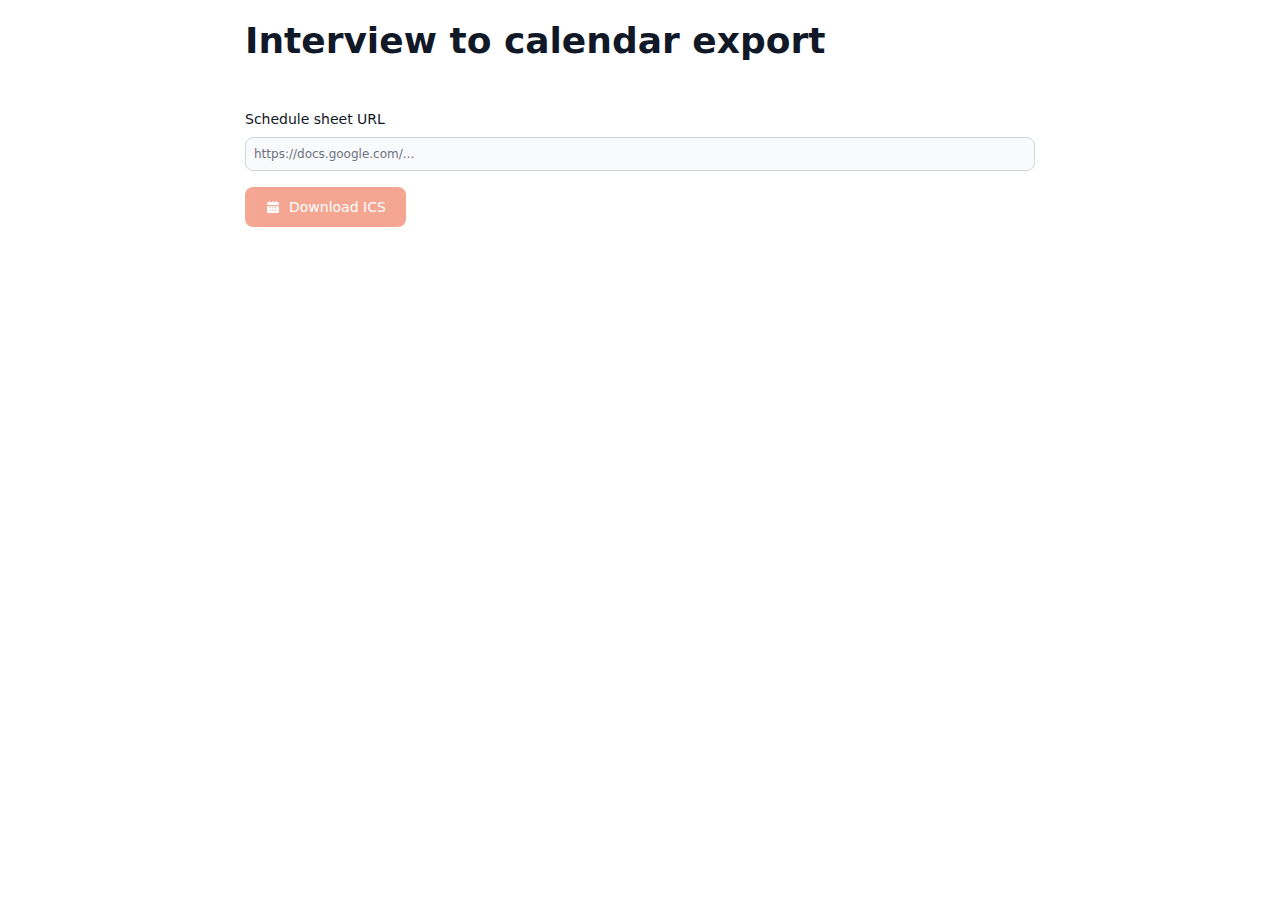
<file: docs/interviews/index.html>
<!doctype html>
<html lang="en">
	<head>
		<meta charset="utf-8" />
		<link rel="icon" href="./favicon.png" />
		<meta name="viewport" content="width=device-width, initial-scale=1" />
		
		<link href="./_app/immutable/assets/0.Bn2OjFmR.css" rel="stylesheet">
		<link rel="modulepreload" href="./_app/immutable/entry/start.CFDEmNY8.js">
		<link rel="modulepreload" href="./_app/immutable/chunks/entry.Cz9liGVG.js">
		<link rel="modulepreload" href="./_app/immutable/chunks/scheduler.w9NT6rvK.js">
		<link rel="modulepreload" href="./_app/immutable/chunks/index.B1tChfiT.js">
		<link rel="modulepreload" href="./_app/immutable/entry/app.Dz-K2qis.js">
		<link rel="modulepreload" href="./_app/immutable/chunks/index.Bo58sAHQ.js">
		<link rel="modulepreload" href="./_app/immutable/nodes/0.N5RzDSag.js">
		<link rel="modulepreload" href="./_app/immutable/nodes/2.oJcB8rMH.js">
		<link rel="modulepreload" href="./_app/immutable/chunks/List.Bl2vCjWL.js">
	</head>
	<body data-sveltekit-preload-data="hover">
		<div style="display: contents">  <h2 class="text-4xl font-bold text-gray-900 dark:text-white w-full mb-12">Interview to calendar export</h2>  <div class="mb-4"> <label class="text-sm rtl:text-right font-medium block text-gray-900 dark:text-gray-300 mb-2" for="url">Schedule sheet URL</label>    <input id="url" name="url" placeholder="https://docs.google.com/..." required type="text" class="block w-full disabled:cursor-not-allowed disabled:opacity-50 rtl:text-right p-2 focus:border-primary-500 focus:ring-primary-500 dark:focus:border-primary-500 dark:focus:ring-primary-500 bg-gray-50 text-gray-900 dark:bg-gray-700 dark:text-white dark:placeholder-gray-400 border-gray-300 dark:border-gray-600 sm:text-xs rounded-lg" value="">      </div> <div class="mb-6"><button type="button" disabled class="text-center font-medium focus-within:ring-4 focus-within:outline-none inline-flex items-center justify-center px-5 py-2.5 text-sm text-white bg-primary-700 hover:bg-primary-800 dark:bg-primary-600 dark:hover:bg-primary-700 focus-within:ring-primary-300 dark:focus-within:ring-primary-800 rounded-lg cursor-not-allowed opacity-50"><svg xmlns="http://www.w3.org/2000/svg" fill="currentColor" class="shrink-0 me-2 h-4 w-4" role="img" aria-label="calendar month solid" viewBox="0 0 24 24"><path fill-rule="evenodd" d="M5 5a1 1 0 0 0 1-1 1 1 0 1 1 2 0 1 1 0 0 0 1 1h1a1 1 0 0 0 1-1 1 1 0 1 1 2 0 1 1 0 0 0 1 1h1a1 1 0 0 0 1-1 1 1 0 1 1 2 0 1 1 0 0 0 1 1 2 2 0 0 1 2 2v1a1 1 0 0 1-1 1H4a1 1 0 0 1-1-1V7a2 2 0 0 1 2-2ZM3 19v-7a1 1 0 0 1 1-1h16a1 1 0 0 1 1 1v7a2 2 0 0 1-2 2H5a2 2 0 0 1-2-2Zm6.01-6a1 1 0 1 0-2 0 1 1 0 0 0 2 0Zm2 0a1 1 0 1 1 2 0 1 1 0 0 1-2 0Zm6 0a1 1 0 1 0-2 0 1 1 0 0 0 2 0Zm-10 4a1 1 0 1 1 2 0 1 1 0 0 1-2 0Zm6 0a1 1 0 1 0-2 0 1 1 0 0 0 2 0Zm2 0a1 1 0 1 1 2 0 1 1 0 0 1-2 0Z" clip-rule="evenodd"></path></svg> 
		Download ICS</button> </div>  
			
			<script>
				{
					__sveltekit_10dq2c5 = {
						base: new URL(".", location).pathname.slice(0, -1),
						assets: "/interviews"
					};

					const element = document.currentScript.parentElement;

					const data = [null,null];

					Promise.all([
						import("./_app/immutable/entry/start.CFDEmNY8.js"),
						import("./_app/immutable/entry/app.Dz-K2qis.js")
					]).then(([kit, app]) => {
						kit.start(app, element, {
							node_ids: [0, 2],
							data,
							form: null,
							error: null
						});
					});
				}
			</script>
		</div>
	</body>
</html>
</file>
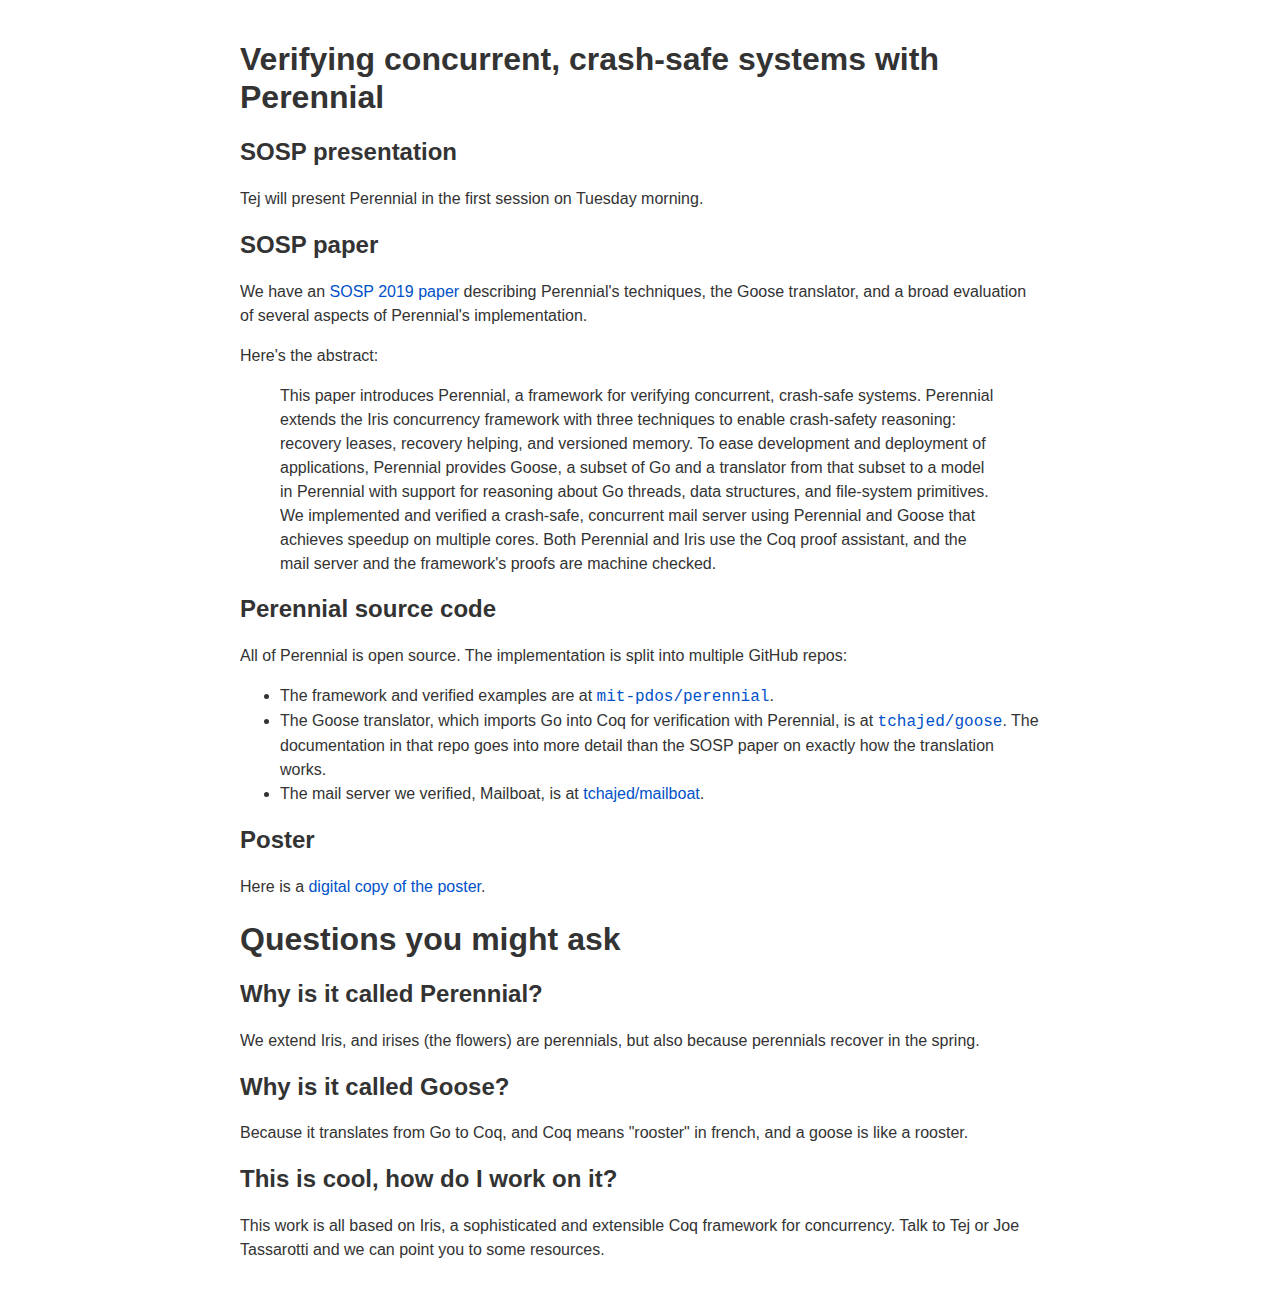
<file: docs/perennial/index.html>
<!DOCTYPE html PUBLIC "-//W3C//DTD HTML 4.01 Transitional//EN">

<html>
<head>
  <title>Verifying concurrent, crash-safe systems with
  Perennial</title>
  <link rel="stylesheet" href="../assets/main.css" type="text/css">
  <script async="" src=
  "https://www.googletagmanager.com/gtag/js?id=UA-130703705-1"
  type="text/javascript">
</script>
  <script type="text/javascript">
window.dataLayer = window.dataLayer || [];
  function gtag(){dataLayer.push(arguments);}
  gtag('js', new Date());

  gtag('config', 'UA-130703705-1');
  </script>
</head>

<body>
  <h1>Verifying concurrent, crash-safe systems with Perennial</h1>

  <h2>SOSP presentation</h2>

  <p>Tej will present Perennial in the first session on Tuesday
  morning.</p>

  <h2>SOSP paper</h2>

  <p>We have an <a href="../papers/perennial:sosp2019.pdf">SOSP
  2019 paper</a> describing Perennial's techniques, the Goose
  translator, and a broad evaluation of several aspects of
  Perennial's implementation.</p>

  <p>Here's the abstract:</p>

  <blockquote>
    This paper introduces Perennial, a framework for verifying
    concurrent, crash-safe systems. Perennial extends the Iris
    concurrency framework with three techniques to enable
    crash-safety reasoning: recovery leases, recovery helping, and
    versioned memory. To ease development and deployment of
    applications, Perennial provides Goose, a subset of Go and a
    translator from that subset to a model in Perennial with
    support for reasoning about Go threads, data structures, and
    file-system primitives. We implemented and verified a
    crash-safe, concurrent mail server using Perennial and Goose
    that achieves speedup on multiple cores. Both Perennial and
    Iris use the Coq proof assistant, and the mail server and the
    framework's proofs are machine checked.
  </blockquote>

  <h2>Perennial source code</h2>

  <p>All of Perennial is open source. The implementation is split
  into multiple GitHub repos:</p>

  <ul>
    <li>The framework and verified examples are at <a href=
    "https://github.com/mit-pdos/perennial"><tt>mit-pdos/perennial</tt></a>.</li>

    <li>The Goose translator, which imports Go into Coq for
    verification with Perennial, is at <a href=
    "https://github.com/tchajed/goose"><tt>tchajed/goose</tt></a>.
    The documentation in that repo goes into more detail than the
    SOSP paper on exactly how the translation works.</li>

    <li>The mail server we verified, Mailboat, is at <a href=
    "https://github.com/tchajed/mailboat">tchajed/mailboat</a>.</li>
  </ul>

  <h2>Poster</h2>

  <p>Here is a <a href=
  "../papers/perennial:sosp2019-poster.pdf">digital copy of the
  poster</a>.</p>

  <h1>Questions you might ask</h1>

  <h2>Why is it called Perennial?</h2>

  <p>We extend Iris, and irises (the flowers) are perennials, but
  also because perennials recover in the spring.</p>

  <h2>Why is it called Goose?</h2>

  <p>Because it translates from Go to Coq, and Coq means "rooster"
  in french, and a goose is like a rooster.</p>

  <h2>This is cool, how do I work on it?</h2>

  <p>This work is all based on Iris, a sophisticated and extensible
  Coq framework for concurrency. Talk to Tej or Joe Tassarotti and
  we can point you to some resources.</p>
</body>
</html>
</file>
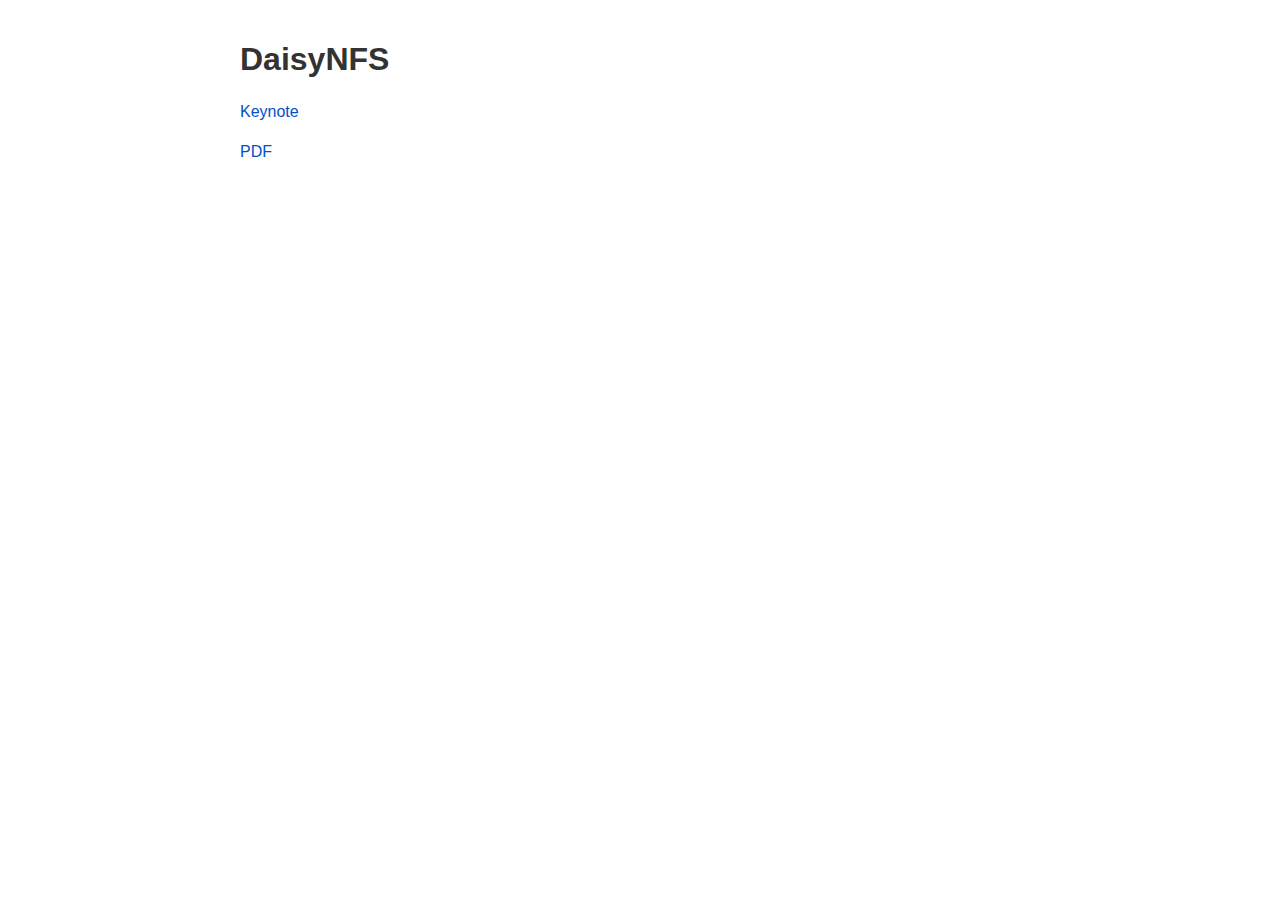
<file: docs/talk/index.html>
<!DOCTYPE html>
<html>
  <head>
    <title>Current talk</title>
    <link rel="stylesheet" href="../assets/main.css">
  </head>
  <body>
    <h1>DaisyNFS</h1>
    <p><a href="./daisy-nfsd:pl.key">Keynote</a></p>
    <p><a href="./daisy-nfsd:pl.pdf">PDF</a></p>
  </body>
</html>
</file>
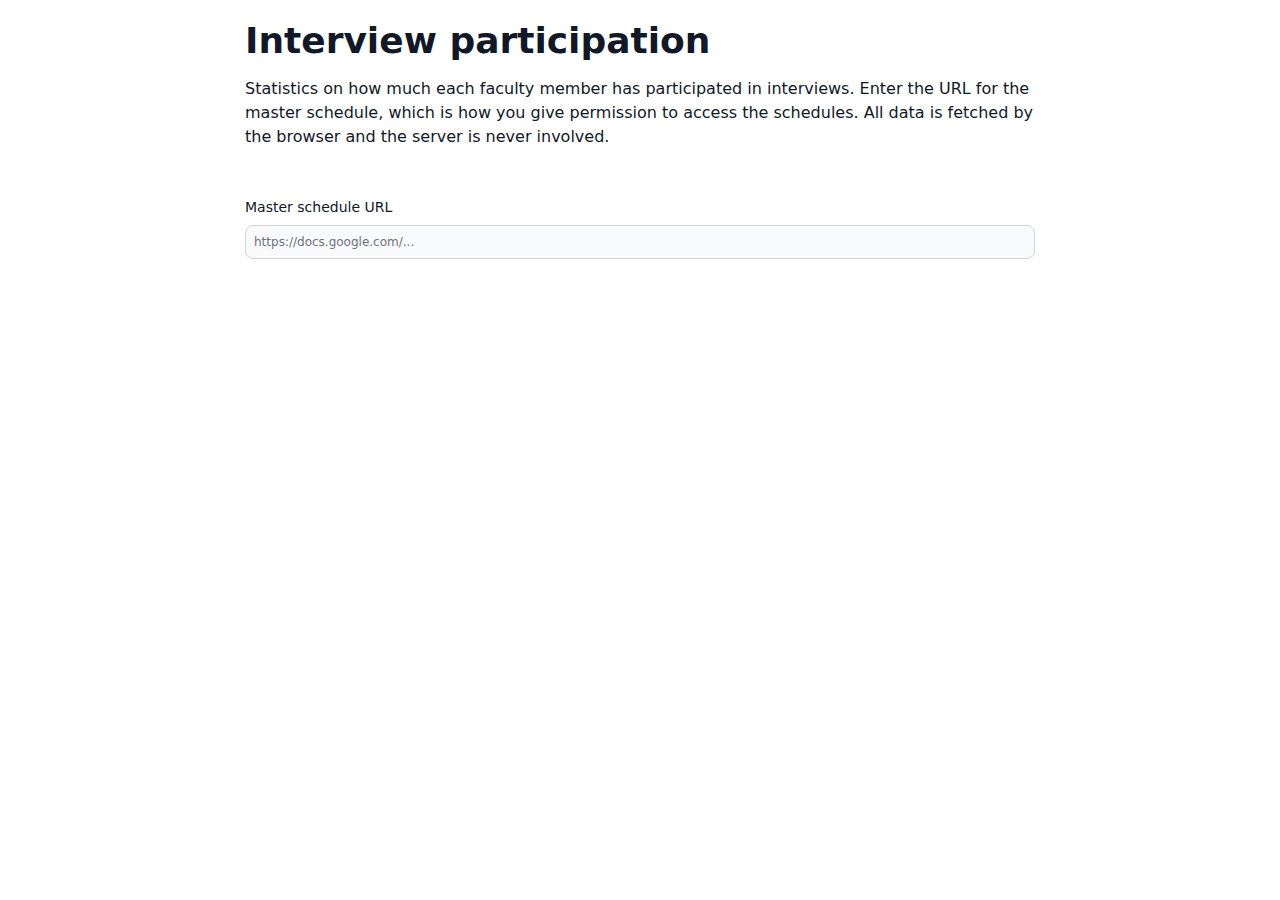
<file: docs/interviews/participation.html>
<!doctype html>
<html lang="en">
	<head>
		<meta charset="utf-8" />
		<link rel="icon" href="./favicon.png" />
		<meta name="viewport" content="width=device-width, initial-scale=1" />
		
		<link href="./_app/immutable/assets/0.npBKjaZb.css" rel="stylesheet">
		<link rel="modulepreload" href="./_app/immutable/entry/start.CMs1h720.js">
		<link rel="modulepreload" href="./_app/immutable/chunks/entry.DkyVTYJy.js">
		<link rel="modulepreload" href="./_app/immutable/chunks/scheduler.Bl__BQwP.js">
		<link rel="modulepreload" href="./_app/immutable/chunks/index.fqPSCg4w.js">
		<link rel="modulepreload" href="./_app/immutable/entry/app.C5guyNTR.js">
		<link rel="modulepreload" href="./_app/immutable/chunks/index.BERy_6Rf.js">
		<link rel="modulepreload" href="./_app/immutable/nodes/0.Ccd3v97v.js">
		<link rel="modulepreload" href="./_app/immutable/nodes/3.B6yxon89.js">
		<link rel="modulepreload" href="./_app/immutable/chunks/P.DBWrGsc-.js">
	</head>
	<body data-sveltekit-preload-data="hover">
		<div style="display: contents">  <h2 class="text-4xl font-bold text-gray-900 dark:text-white w-full mb-4">Interview participation</h2>  <p class="text-base text-gray-900 dark:text-white leading-normal font-normal text-left whitespace-normal mb-12">Statistics on how much each faculty member has participated in interviews. Enter the URL for the
	master schedule, which is how you give permission to access the schedules. All data is fetched by
	the browser and the server is never involved.</p>  <div> <label class="text-sm rtl:text-right font-medium block text-gray-900 dark:text-gray-300 mb-2" for="url">Master schedule URL</label>    <input id="url" name="url" class="block w-full disabled:cursor-not-allowed disabled:opacity-50 rtl:text-right p-2 focus:border-primary-500 focus:ring-primary-500 dark:focus:border-primary-500 dark:focus:ring-primary-500 bg-gray-50 text-gray-900 dark:bg-gray-700 dark:text-white dark:placeholder-gray-400 border-gray-300 dark:border-gray-600 sm:text-xs rounded-lg mb-4" placeholder="https://docs.google.com/..." required type="text" value="">      </div> 
			
			<script>
				{
					__sveltekit_trjzmk = {
						base: new URL(".", location).pathname.slice(0, -1),
						assets: "/interviews"
					};

					const element = document.currentScript.parentElement;

					const data = [null,null];

					Promise.all([
						import("./_app/immutable/entry/start.CMs1h720.js"),
						import("./_app/immutable/entry/app.C5guyNTR.js")
					]).then(([kit, app]) => {
						kit.start(app, element, {
							node_ids: [0, 3],
							data,
							form: null,
							error: null
						});
					});
				}
			</script>
		</div>
	</body>
</html>
</file>
<file: docs/assets/main.css>
a {
  text-decoration: none;
  color: #0051c9; }

a:visited {
  color: #0051c9; }

body {
  margin: 40px auto;
  max-width: 800px;
  line-height: 1.5;
  font-size: 16px;
  color: #333;
  padding: 0 10px;
  font-family: Open Sans, Arial; }

h1, h2, h3 {
  line-height: 1.2; }

.email {
  font-size: 1.17em;
  font-weight: bold; }

.container {
  display: flex;
  width: 100%; }

.intro {
  align-items: top; }

.bio, .portrait {
  padding-right: 1em; }

.pub-header {
  align-items: baseline; }

.pub-title {
  font-size: 1.17em;
  font-weight: bold; }

.pub {
  padding-bottom: 1em; }

.pub-conference {
  display: inline-block; }

.self-author {
  font-weight: bold; }

.pub-links {
  margin-left: auto;
  width: 45px; }
</file>
<file: docs/didi-birthday-card-2020/main.css>
html {
  height: auto !important;
  padding-bottom: 400px !important;
}
body {
  margin: 40px auto;
  max-width: 660px;
  line-height: 1.6;
  font-size: 18px;
  color: #444;
  padding: 0 10px;
  font-family: Open Sans;
}
h1,
h2,
h3 {
  line-height: 1.2;
}
div {
  border: 3px solid black;
  margin: 10px 0 0;
}
img {
  max-width: 100%;
  height: auto;
}
</file>
<file: docs/interview-ics/_app/immutable/assets/0.dMdo1l1m.css>
*,:before,:after{box-sizing:border-box;border-width:0;border-style:solid;border-color:#e5e7eb}:before,:after{--tw-content: ""}html,:host{line-height:1.5;-webkit-text-size-adjust:100%;-moz-tab-size:4;-o-tab-size:4;tab-size:4;font-family:ui-sans-serif,system-ui,sans-serif,"Apple Color Emoji","Segoe UI Emoji",Segoe UI Symbol,"Noto Color Emoji";font-feature-settings:normal;font-variation-settings:normal;-webkit-tap-highlight-color:transparent}body{margin:0;line-height:inherit}hr{height:0;color:inherit;border-top-width:1px}abbr:where([title]){-webkit-text-decoration:underline dotted;text-decoration:underline dotted}h1,h2,h3,h4,h5,h6{font-size:inherit;font-weight:inherit}a{color:inherit;text-decoration:inherit}b,strong{font-weight:bolder}code,kbd,samp,pre{font-family:ui-monospace,SFMono-Regular,Menlo,Monaco,Consolas,Liberation Mono,Courier New,monospace;font-feature-settings:normal;font-variation-settings:normal;font-size:1em}small{font-size:80%}sub,sup{font-size:75%;line-height:0;position:relative;vertical-align:baseline}sub{bottom:-.25em}sup{top:-.5em}table{text-indent:0;border-color:inherit;border-collapse:collapse}button,input,optgroup,select,textarea{font-family:inherit;font-feature-settings:inherit;font-variation-settings:inherit;font-size:100%;font-weight:inherit;line-height:inherit;color:inherit;margin:0;padding:0}button,select{text-transform:none}button,[type=button],[type=reset],[type=submit]{-webkit-appearance:button;background-color:transparent;background-image:none}:-moz-focusring{outline:auto}:-moz-ui-invalid{box-shadow:none}progress{vertical-align:baseline}::-webkit-inner-spin-button,::-webkit-outer-spin-button{height:auto}[type=search]{-webkit-appearance:textfield;outline-offset:-2px}::-webkit-search-decoration{-webkit-appearance:none}::-webkit-file-upload-button{-webkit-appearance:button;font:inherit}summary{display:list-item}blockquote,dl,dd,h1,h2,h3,h4,h5,h6,hr,figure,p,pre{margin:0}fieldset{margin:0;padding:0}legend{padding:0}ol,ul,menu{list-style:none;margin:0;padding:0}dialog{padding:0}textarea{resize:vertical}input::-moz-placeholder,textarea::-moz-placeholder{opacity:1;color:#9ca3af}input::placeholder,textarea::placeholder{opacity:1;color:#9ca3af}button,[role=button]{cursor:pointer}:disabled{cursor:default}img,svg,video,canvas,audio,iframe,embed,object{display:block;vertical-align:middle}img,video{max-width:100%;height:auto}[hidden]{display:none}[data-tooltip-style^=light]+.tooltip>.tooltip-arrow:before{border-style:solid;border-color:#e5e7eb}[data-tooltip-style^=light]+.tooltip[data-popper-placement^=top]>.tooltip-arrow:before{border-bottom-width:1px;border-right-width:1px}[data-tooltip-style^=light]+.tooltip[data-popper-placement^=right]>.tooltip-arrow:before{border-bottom-width:1px;border-left-width:1px}[data-tooltip-style^=light]+.tooltip[data-popper-placement^=bottom]>.tooltip-arrow:before{border-top-width:1px;border-left-width:1px}[data-tooltip-style^=light]+.tooltip[data-popper-placement^=left]>.tooltip-arrow:before{border-top-width:1px;border-right-width:1px}.tooltip[data-popper-placement^=top]>.tooltip-arrow{bottom:-4px}.tooltip[data-popper-placement^=bottom]>.tooltip-arrow{top:-4px}.tooltip[data-popper-placement^=left]>.tooltip-arrow{right:-4px}.tooltip[data-popper-placement^=right]>.tooltip-arrow{left:-4px}.tooltip.invisible>.tooltip-arrow:before{visibility:hidden}[data-popper-arrow],[data-popper-arrow]:before{position:absolute;width:8px;height:8px;background:inherit}[data-popper-arrow]{visibility:hidden}[data-popper-arrow]:before{content:"";visibility:visible;transform:rotate(45deg)}[data-popper-arrow]:after{content:"";visibility:visible;transform:rotate(45deg);position:absolute;width:9px;height:9px;background:inherit}[role=tooltip]>[data-popper-arrow]:before{border-style:solid;border-color:#e5e7eb}.dark [role=tooltip]>[data-popper-arrow]:before{border-style:solid;border-color:#4b5563}[role=tooltip]>[data-popper-arrow]:after{border-style:solid;border-color:#e5e7eb}.dark [role=tooltip]>[data-popper-arrow]:after{border-style:solid;border-color:#4b5563}[data-popover][role=tooltip][data-popper-placement^=top]>[data-popper-arrow]:before{border-bottom-width:1px;border-right-width:1px}[data-popover][role=tooltip][data-popper-placement^=top]>[data-popper-arrow]:after{border-bottom-width:1px;border-right-width:1px}[data-popover][role=tooltip][data-popper-placement^=right]>[data-popper-arrow]:before{border-bottom-width:1px;border-left-width:1px}[data-popover][role=tooltip][data-popper-placement^=right]>[data-popper-arrow]:after{border-bottom-width:1px;border-left-width:1px}[data-popover][role=tooltip][data-popper-placement^=bottom]>[data-popper-arrow]:before{border-top-width:1px;border-left-width:1px}[data-popover][role=tooltip][data-popper-placement^=bottom]>[data-popper-arrow]:after{border-top-width:1px;border-left-width:1px}[data-popover][role=tooltip][data-popper-placement^=left]>[data-popper-arrow]:before{border-top-width:1px;border-right-width:1px}[data-popover][role=tooltip][data-popper-placement^=left]>[data-popper-arrow]:after{border-top-width:1px;border-right-width:1px}[data-popover][role=tooltip][data-popper-placement^=top]>[data-popper-arrow]{bottom:-5px}[data-popover][role=tooltip][data-popper-placement^=bottom]>[data-popper-arrow]{top:-5px}[data-popover][role=tooltip][data-popper-placement^=left]>[data-popper-arrow]{right:-5px}[data-popover][role=tooltip][data-popper-placement^=right]>[data-popper-arrow]{left:-5px}[type=text],[type=email],[type=url],[type=password],[type=number],[type=date],[type=datetime-local],[type=month],[type=search],[type=tel],[type=time],[type=week],[multiple],textarea,select{-webkit-appearance:none;-moz-appearance:none;appearance:none;background-color:#fff;border-color:#6b7280;border-width:1px;border-radius:0;padding:.5rem .75rem;font-size:1rem;line-height:1.5rem;--tw-shadow: 0 0 #0000}[type=text]:focus,[type=email]:focus,[type=url]:focus,[type=password]:focus,[type=number]:focus,[type=date]:focus,[type=datetime-local]:focus,[type=month]:focus,[type=search]:focus,[type=tel]:focus,[type=time]:focus,[type=week]:focus,[multiple]:focus,textarea:focus,select:focus{outline:2px solid transparent;outline-offset:2px;--tw-ring-inset: var(--tw-empty, );--tw-ring-offset-width: 0px;--tw-ring-offset-color: #fff;--tw-ring-color: #1C64F2;--tw-ring-offset-shadow: var(--tw-ring-inset) 0 0 0 var(--tw-ring-offset-width) var(--tw-ring-offset-color);--tw-ring-shadow: var(--tw-ring-inset) 0 0 0 calc(1px + var(--tw-ring-offset-width)) var(--tw-ring-color);box-shadow:var(--tw-ring-offset-shadow),var(--tw-ring-shadow),var(--tw-shadow);border-color:#1c64f2}input::-moz-placeholder,textarea::-moz-placeholder{color:#6b7280;opacity:1}input::placeholder,textarea::placeholder{color:#6b7280;opacity:1}::-webkit-datetime-edit-fields-wrapper{padding:0}::-webkit-date-and-time-value{min-height:1.5em}select:not([size]){background-image:url("data:image/svg+xml,%3csvg aria-hidden='true' xmlns='http://www.w3.org/2000/svg' fill='none' viewBox='0 0 10 6'%3e %3cpath stroke='%236B7280' stroke-linecap='round' stroke-linejoin='round' stroke-width='2' d='m1 1 4 4 4-4'/%3e %3c/svg%3e");background-position:right .75rem center;background-repeat:no-repeat;background-size:.75em .75em;padding-right:2.5rem;-webkit-print-color-adjust:exact;print-color-adjust:exact}:is([dir=rtl]) select:not([size]){background-position:left .75rem center;padding-right:.75rem;padding-left:0}[multiple]{background-image:initial;background-position:initial;background-repeat:unset;background-size:initial;padding-right:.75rem;-webkit-print-color-adjust:unset;print-color-adjust:unset}[type=checkbox],[type=radio]{-webkit-appearance:none;-moz-appearance:none;appearance:none;padding:0;-webkit-print-color-adjust:exact;print-color-adjust:exact;display:inline-block;vertical-align:middle;background-origin:border-box;-webkit-user-select:none;-moz-user-select:none;user-select:none;flex-shrink:0;height:1rem;width:1rem;color:#1c64f2;background-color:#fff;border-color:#6b7280;border-width:1px;--tw-shadow: 0 0 #0000}[type=checkbox]{border-radius:0}[type=radio]{border-radius:100%}[type=checkbox]:focus,[type=radio]:focus{outline:2px solid transparent;outline-offset:2px;--tw-ring-inset: var(--tw-empty, );--tw-ring-offset-width: 2px;--tw-ring-offset-color: #fff;--tw-ring-color: #1C64F2;--tw-ring-offset-shadow: var(--tw-ring-inset) 0 0 0 var(--tw-ring-offset-width) var(--tw-ring-offset-color);--tw-ring-shadow: var(--tw-ring-inset) 0 0 0 calc(2px + var(--tw-ring-offset-width)) var(--tw-ring-color);box-shadow:var(--tw-ring-offset-shadow),var(--tw-ring-shadow),var(--tw-shadow)}[type=checkbox]:checked,[type=radio]:checked,.dark [type=checkbox]:checked,.dark [type=radio]:checked{border-color:transparent;background-color:currentColor;background-size:.55em .55em;background-position:center;background-repeat:no-repeat}[type=checkbox]:checked{background-image:url("data:image/svg+xml,%3csvg aria-hidden='true' xmlns='http://www.w3.org/2000/svg' fill='none' viewBox='0 0 16 12'%3e %3cpath stroke='white' stroke-linecap='round' stroke-linejoin='round' stroke-width='3' d='M1 5.917 5.724 10.5 15 1.5'/%3e %3c/svg%3e");background-repeat:no-repeat;background-size:.55em .55em;-webkit-print-color-adjust:exact;print-color-adjust:exact}[type=radio]:checked{background-image:url("data:image/svg+xml,%3csvg viewBox='0 0 16 16' fill='white' xmlns='http://www.w3.org/2000/svg'%3e%3ccircle cx='8' cy='8' r='3'/%3e%3c/svg%3e");background-size:1em 1em}.dark [type=radio]:checked{background-image:url("data:image/svg+xml,%3csvg viewBox='0 0 16 16' fill='white' xmlns='http://www.w3.org/2000/svg'%3e%3ccircle cx='8' cy='8' r='3'/%3e%3c/svg%3e");background-size:1em 1em}[type=checkbox]:indeterminate{background-image:url("data:image/svg+xml,%3csvg aria-hidden='true' xmlns='http://www.w3.org/2000/svg' fill='none' viewBox='0 0 16 12'%3e %3cpath stroke='white' stroke-linecap='round' stroke-linejoin='round' stroke-width='3' d='M0.5 6h14'/%3e %3c/svg%3e");background-color:currentColor;border-color:transparent;background-position:center;background-repeat:no-repeat;background-size:.55em .55em;-webkit-print-color-adjust:exact;print-color-adjust:exact}[type=checkbox]:indeterminate:hover,[type=checkbox]:indeterminate:focus{border-color:transparent;background-color:currentColor}[type=file]{background:unset;border-color:inherit;border-width:0;border-radius:0;padding:0;font-size:unset;line-height:inherit}[type=file]:focus{outline:1px auto inherit}input[type=file]::file-selector-button{color:#fff;background:#1f2937;border:0;font-weight:500;font-size:.875rem;cursor:pointer;padding:.625rem 1rem .625rem 2rem;margin-inline-start:-1rem;margin-inline-end:1rem}input[type=file]::file-selector-button:hover{background:#374151}:is([dir=rtl]) input[type=file]::file-selector-button{padding-right:2rem;padding-left:1rem}.dark input[type=file]::file-selector-button{color:#fff;background:#4b5563}.dark input[type=file]::file-selector-button:hover{background:#6b7280}input[type=range]::-webkit-slider-thumb{height:1.25rem;width:1.25rem;background:#1c64f2;border-radius:9999px;border:0;appearance:none;-moz-appearance:none;-webkit-appearance:none;cursor:pointer}input[type=range]:disabled::-webkit-slider-thumb{background:#9ca3af}.dark input[type=range]:disabled::-webkit-slider-thumb{background:#6b7280}input[type=range]:focus::-webkit-slider-thumb{outline:2px solid transparent;outline-offset:2px;--tw-ring-offset-shadow: var(--tw-ring-inset) 0 0 0 var(--tw-ring-offset-width) var(--tw-ring-offset-color);--tw-ring-shadow: var(--tw-ring-inset) 0 0 0 calc(4px + var(--tw-ring-offset-width)) var(--tw-ring-color);box-shadow:var(--tw-ring-offset-shadow),var(--tw-ring-shadow),var(--tw-shadow, 0 0 #0000);--tw-ring-opacity: 1px;--tw-ring-color: rgb(164 202 254 / var(--tw-ring-opacity))}input[type=range]::-moz-range-thumb{height:1.25rem;width:1.25rem;background:#1c64f2;border-radius:9999px;border:0;appearance:none;-moz-appearance:none;-webkit-appearance:none;cursor:pointer}input[type=range]:disabled::-moz-range-thumb{background:#9ca3af}.dark input[type=range]:disabled::-moz-range-thumb{background:#6b7280}input[type=range]::-moz-range-progress{background:#3f83f8}input[type=range]::-ms-fill-lower{background:#3f83f8}input[type=range].range-sm::-webkit-slider-thumb{height:1rem;width:1rem}input[type=range].range-lg::-webkit-slider-thumb{height:1.5rem;width:1.5rem}input[type=range].range-sm::-moz-range-thumb{height:1rem;width:1rem}input[type=range].range-lg::-moz-range-thumb{height:1.5rem;width:1.5rem}*,:before,:after{--tw-border-spacing-x: 0;--tw-border-spacing-y: 0;--tw-translate-x: 0;--tw-translate-y: 0;--tw-rotate: 0;--tw-skew-x: 0;--tw-skew-y: 0;--tw-scale-x: 1;--tw-scale-y: 1;--tw-pan-x: ;--tw-pan-y: ;--tw-pinch-zoom: ;--tw-scroll-snap-strictness: proximity;--tw-gradient-from-position: ;--tw-gradient-via-position: ;--tw-gradient-to-position: ;--tw-ordinal: ;--tw-slashed-zero: ;--tw-numeric-figure: ;--tw-numeric-spacing: ;--tw-numeric-fraction: ;--tw-ring-inset: ;--tw-ring-offset-width: 0px;--tw-ring-offset-color: #fff;--tw-ring-color: rgb(63 131 248 / .5);--tw-ring-offset-shadow: 0 0 #0000;--tw-ring-shadow: 0 0 #0000;--tw-shadow: 0 0 #0000;--tw-shadow-colored: 0 0 #0000;--tw-blur: ;--tw-brightness: ;--tw-contrast: ;--tw-grayscale: ;--tw-hue-rotate: ;--tw-invert: ;--tw-saturate: ;--tw-sepia: ;--tw-drop-shadow: ;--tw-backdrop-blur: ;--tw-backdrop-brightness: ;--tw-backdrop-contrast: ;--tw-backdrop-grayscale: ;--tw-backdrop-hue-rotate: ;--tw-backdrop-invert: ;--tw-backdrop-opacity: ;--tw-backdrop-saturate: ;--tw-backdrop-sepia: }::backdrop{--tw-border-spacing-x: 0;--tw-border-spacing-y: 0;--tw-translate-x: 0;--tw-translate-y: 0;--tw-rotate: 0;--tw-skew-x: 0;--tw-skew-y: 0;--tw-scale-x: 1;--tw-scale-y: 1;--tw-pan-x: ;--tw-pan-y: ;--tw-pinch-zoom: ;--tw-scroll-snap-strictness: proximity;--tw-gradient-from-position: ;--tw-gradient-via-position: ;--tw-gradient-to-position: ;--tw-ordinal: ;--tw-slashed-zero: ;--tw-numeric-figure: ;--tw-numeric-spacing: ;--tw-numeric-fraction: ;--tw-ring-inset: ;--tw-ring-offset-width: 0px;--tw-ring-offset-color: #fff;--tw-ring-color: rgb(63 131 248 / .5);--tw-ring-offset-shadow: 0 0 #0000;--tw-ring-shadow: 0 0 #0000;--tw-shadow: 0 0 #0000;--tw-shadow-colored: 0 0 #0000;--tw-blur: ;--tw-brightness: ;--tw-contrast: ;--tw-grayscale: ;--tw-hue-rotate: ;--tw-invert: ;--tw-saturate: ;--tw-sepia: ;--tw-drop-shadow: ;--tw-backdrop-blur: ;--tw-backdrop-brightness: ;--tw-backdrop-contrast: ;--tw-backdrop-grayscale: ;--tw-backdrop-hue-rotate: ;--tw-backdrop-invert: ;--tw-backdrop-opacity: ;--tw-backdrop-saturate: ;--tw-backdrop-sepia: }.container{width:100%}@media (min-width: 640px){.container{max-width:640px}}@media (min-width: 768px){.container{max-width:768px}}@media (min-width: 1024px){.container{max-width:1024px}}@media (min-width: 1280px){.container{max-width:1280px}}@media (min-width: 1536px){.container{max-width:1536px}}.sr-only{position:absolute;width:1px;height:1px;padding:0;margin:-1px;overflow:hidden;clip:rect(0,0,0,0);white-space:nowrap;border-width:0}.pointer-events-none{pointer-events:none}.static{position:static}.fixed{position:fixed}.absolute{position:absolute}.relative{position:relative}.sticky{position:sticky}.-inset-1{top:-.25rem;right:-.25rem;bottom:-.25rem;left:-.25rem}.inset-0{top:0;right:0;bottom:0;left:0}.inset-x-0{left:0;right:0}.inset-y-0{top:0;bottom:0}.-left-\[17px\]{left:-17px}.-right-\[16px\]{right:-16px}.-right-\[17px\]{right:-17px}.-start-1{inset-inline-start:-.25rem}.-start-1\.5{inset-inline-start:-.375rem}.-start-14{inset-inline-start:-3.5rem}.-start-3{inset-inline-start:-.75rem}.bottom-0{bottom:0}.bottom-4{bottom:1rem}.bottom-5{bottom:1.25rem}.bottom-6{bottom:1.5rem}.end-0{inset-inline-end:0px}.end-2{inset-inline-end:.5rem}.end-2\.5{inset-inline-end:.625rem}.end-5{inset-inline-end:1.25rem}.end-6{inset-inline-end:1.5rem}.left-1\/2{left:50%}.start-0{inset-inline-start:0px}.start-1{inset-inline-start:.25rem}.start-1\/2{inset-inline-start:50%}.start-2{inset-inline-start:.5rem}.start-2\.5{inset-inline-start:.625rem}.start-5{inset-inline-start:1.25rem}.top-0{top:0}.top-1{top:.25rem}.top-1\/2{top:50%}.top-2{top:.5rem}.top-3{top:.75rem}.top-4{top:1rem}.top-5{top:1.25rem}.top-6{top:1.5rem}.top-\[124px\]{top:124px}.top-\[142px\]{top:142px}.top-\[178px\]{top:178px}.top-\[40px\]{top:40px}.top-\[72px\]{top:72px}.top-\[88px\]{top:88px}.top-\[calc\(100\%\+1rem\)\]{top:calc(100% + 1rem)}.-z-10{z-index:-10}.z-0{z-index:0}.z-10{z-index:10}.z-30{z-index:30}.z-40{z-index:40}.z-50{z-index:50}.col-span-2{grid-column:span 2 / span 2}.m-0{margin:0}.m-0\.5{margin:.125rem}.-mx-1{margin-left:-.25rem;margin-right:-.25rem}.-mx-1\.5{margin-left:-.375rem;margin-right:-.375rem}.-my-1{margin-top:-.25rem;margin-bottom:-.25rem}.-my-1\.5{margin-top:-.375rem;margin-bottom:-.375rem}.mx-2{margin-left:.5rem;margin-right:.5rem}.mx-4{margin-left:1rem;margin-right:1rem}.mx-auto{margin-left:auto;margin-right:auto}.my-1{margin-top:.25rem;margin-bottom:.25rem}.my-2{margin-top:.5rem;margin-bottom:.5rem}.my-8{margin-top:2rem;margin-bottom:2rem}.-mb-px{margin-bottom:-1px}.-me-1{margin-inline-end:-.25rem}.-me-1\.5{margin-inline-end:-.375rem}.-ms-4{margin-inline-start:-1rem}.-mt-px{margin-top:-1px}.mb-1{margin-bottom:.25rem}.mb-10{margin-bottom:2.5rem}.mb-12{margin-bottom:3rem}.mb-2{margin-bottom:.5rem}.mb-2\.5{margin-bottom:.625rem}.mb-3{margin-bottom:.75rem}.mb-4{margin-bottom:1rem}.mb-5{margin-bottom:1.25rem}.mb-6{margin-bottom:1.5rem}.mb-px{margin-bottom:1px}.me-1{margin-inline-end:.25rem}.me-2{margin-inline-end:.5rem}.me-3{margin-inline-end:.75rem}.me-4{margin-inline-end:1rem}.mr-2{margin-right:.5rem}.ms-1{margin-inline-start:.25rem}.ms-1\.5{margin-inline-start:.375rem}.ms-2{margin-inline-start:.5rem}.ms-3{margin-inline-start:.75rem}.ms-4{margin-inline-start:1rem}.ms-6{margin-inline-start:1.5rem}.ms-auto{margin-inline-start:auto}.mt-1{margin-top:.25rem}.mt-1\.5{margin-top:.375rem}.mt-2{margin-top:.5rem}.mt-3{margin-top:.75rem}.mt-4{margin-top:1rem}.mt-6{margin-top:1.5rem}.block{display:block}.inline-block{display:inline-block}.inline{display:inline}.flex{display:flex}.inline-flex{display:inline-flex}.table{display:table}.grid{display:grid}.contents{display:contents}.\!hidden{display:none!important}.hidden{display:none}.h-1{height:.25rem}.h-10{height:2.5rem}.h-12{height:3rem}.h-14{height:3.5rem}.h-16{height:4rem}.h-2{height:.5rem}.h-2\.5{height:.625rem}.h-20{height:5rem}.h-24{height:6rem}.h-3{height:.75rem}.h-3\.5{height:.875rem}.h-36{height:9rem}.h-4{height:1rem}.h-48{height:12rem}.h-5{height:1.25rem}.h-56{height:14rem}.h-6{height:1.5rem}.h-64{height:16rem}.h-7{height:1.75rem}.h-72{height:18rem}.h-8{height:2rem}.h-80{height:20rem}.h-9{height:2.25rem}.h-96{height:24rem}.h-\[10px\]{height:10px}.h-\[140px\]{height:140px}.h-\[156px\]{height:156px}.h-\[172px\]{height:172px}.h-\[17px\]{height:17px}.h-\[18px\]{height:18px}.h-\[193px\]{height:193px}.h-\[213px\]{height:213px}.h-\[24px\]{height:24px}.h-\[32px\]{height:32px}.h-\[41px\]{height:41px}.h-\[426px\]{height:426px}.h-\[454px\]{height:454px}.h-\[46px\]{height:46px}.h-\[52px\]{height:52px}.h-\[55px\]{height:55px}.h-\[572px\]{height:572px}.h-\[5px\]{height:5px}.h-\[600px\]{height:600px}.h-\[63px\]{height:63px}.h-\[64px\]{height:64px}.h-auto{height:auto}.h-full{height:100%}.h-modal{height:calc(100% - 2rem)}.h-px{height:1px}.max-h-64{max-height:16rem}.max-h-full{max-height:100%}.min-h-\[2\.4rem\]{min-height:2.4rem}.min-h-\[2\.7rem\]{min-height:2.7rem}.min-h-\[3\.2rem\]{min-height:3.2rem}.\!w-full{width:100%!important}.w-1{width:.25rem}.w-1\/2{width:50%}.w-10{width:2.5rem}.w-10\/12{width:83.333333%}.w-11{width:2.75rem}.w-11\/12{width:91.666667%}.w-12{width:3rem}.w-14{width:3.5rem}.w-2{width:.5rem}.w-2\.5{width:.625rem}.w-2\/4{width:50%}.w-20{width:5rem}.w-24{width:6rem}.w-3{width:.75rem}.w-3\.5{width:.875rem}.w-32{width:8rem}.w-36{width:9rem}.w-4{width:1rem}.w-48{width:12rem}.w-5{width:1.25rem}.w-6{width:1.5rem}.w-64{width:16rem}.w-8{width:2rem}.w-8\/12{width:66.666667%}.w-80{width:20rem}.w-9{width:2.25rem}.w-9\/12{width:75%}.w-\[10px\]{width:10px}.w-\[148px\]{width:148px}.w-\[188px\]{width:188px}.w-\[1px\]{width:1px}.w-\[208px\]{width:208px}.w-\[272px\]{width:272px}.w-\[300px\]{width:300px}.w-\[3px\]{width:3px}.w-\[52px\]{width:52px}.w-\[56px\]{width:56px}.w-\[6px\]{width:6px}.w-\[calc\(100\%-2rem\)\]{width:calc(100% - 2rem)}.w-full{width:100%}.min-w-full{min-width:100%}.max-w-2xl{max-width:42rem}.max-w-4xl{max-width:56rem}.max-w-7xl{max-width:80rem}.max-w-\[133px\]{max-width:133px}.max-w-\[301px\]{max-width:301px}.max-w-\[341px\]{max-width:341px}.max-w-\[351px\]{max-width:351px}.max-w-\[540px\]{max-width:540px}.max-w-\[640px\]{max-width:640px}.max-w-\[83px\]{max-width:83px}.max-w-full{max-width:100%}.max-w-lg{max-width:32rem}.max-w-md{max-width:28rem}.max-w-screen-md{max-width:768px}.max-w-screen-xl{max-width:1280px}.max-w-sm{max-width:24rem}.max-w-xl{max-width:36rem}.max-w-xs{max-width:20rem}.flex-1{flex:1 1 0%}.flex-shrink-0,.shrink-0{flex-shrink:0}.origin-left{transform-origin:left}.-translate-x-1\/2{--tw-translate-x: -50%;transform:translate(var(--tw-translate-x),var(--tw-translate-y)) rotate(var(--tw-rotate)) skew(var(--tw-skew-x)) skewY(var(--tw-skew-y)) scaleX(var(--tw-scale-x)) scaleY(var(--tw-scale-y))}.-translate-x-1\/3{--tw-translate-x: -33.333333%;transform:translate(var(--tw-translate-x),var(--tw-translate-y)) rotate(var(--tw-rotate)) skew(var(--tw-skew-x)) skewY(var(--tw-skew-y)) scaleX(var(--tw-scale-x)) scaleY(var(--tw-scale-y))}.-translate-y-1\/2{--tw-translate-y: -50%;transform:translate(var(--tw-translate-x),var(--tw-translate-y)) rotate(var(--tw-rotate)) skew(var(--tw-skew-x)) skewY(var(--tw-skew-y)) scaleX(var(--tw-scale-x)) scaleY(var(--tw-scale-y))}.-translate-y-1\/3{--tw-translate-y: -33.333333%;transform:translate(var(--tw-translate-x),var(--tw-translate-y)) rotate(var(--tw-rotate)) skew(var(--tw-skew-x)) skewY(var(--tw-skew-y)) scaleX(var(--tw-scale-x)) scaleY(var(--tw-scale-y))}.-translate-y-4{--tw-translate-y: -1rem;transform:translate(var(--tw-translate-x),var(--tw-translate-y)) rotate(var(--tw-rotate)) skew(var(--tw-skew-x)) skewY(var(--tw-skew-y)) scaleX(var(--tw-scale-x)) scaleY(var(--tw-scale-y))}.-translate-y-6{--tw-translate-y: -1.5rem;transform:translate(var(--tw-translate-x),var(--tw-translate-y)) rotate(var(--tw-rotate)) skew(var(--tw-skew-x)) skewY(var(--tw-skew-y)) scaleX(var(--tw-scale-x)) scaleY(var(--tw-scale-y))}.translate-x-1\/3{--tw-translate-x: 33.333333%;transform:translate(var(--tw-translate-x),var(--tw-translate-y)) rotate(var(--tw-rotate)) skew(var(--tw-skew-x)) skewY(var(--tw-skew-y)) scaleX(var(--tw-scale-x)) scaleY(var(--tw-scale-y))}.translate-y-1\/3{--tw-translate-y: 33.333333%;transform:translate(var(--tw-translate-x),var(--tw-translate-y)) rotate(var(--tw-rotate)) skew(var(--tw-skew-x)) skewY(var(--tw-skew-y)) scaleX(var(--tw-scale-x)) scaleY(var(--tw-scale-y))}.rotate-45{--tw-rotate: 45deg;transform:translate(var(--tw-translate-x),var(--tw-translate-y)) rotate(var(--tw-rotate)) skew(var(--tw-skew-x)) skewY(var(--tw-skew-y)) scaleX(var(--tw-scale-x)) scaleY(var(--tw-scale-y))}.scale-75{--tw-scale-x: .75;--tw-scale-y: .75;transform:translate(var(--tw-translate-x),var(--tw-translate-y)) rotate(var(--tw-rotate)) skew(var(--tw-skew-x)) skewY(var(--tw-skew-y)) scaleX(var(--tw-scale-x)) scaleY(var(--tw-scale-y))}.transform{transform:translate(var(--tw-translate-x),var(--tw-translate-y)) rotate(var(--tw-rotate)) skew(var(--tw-skew-x)) skewY(var(--tw-skew-y)) scaleX(var(--tw-scale-x)) scaleY(var(--tw-scale-y))}@keyframes pulse{50%{opacity:.5}}.animate-pulse{animation:pulse 2s cubic-bezier(.4,0,.6,1) infinite}@keyframes spin{to{transform:rotate(360deg)}}.animate-spin{animation:spin 1s linear infinite}.cursor-not-allowed{cursor:not-allowed}.cursor-pointer{cursor:pointer}.list-inside{list-style-position:inside}.list-outside{list-style-position:outside}.list-decimal{list-style-type:decimal}.list-disc{list-style-type:disc}.list-none{list-style-type:none}.appearance-none{-webkit-appearance:none;-moz-appearance:none;appearance:none}.grid-flow-row{grid-auto-flow:row}.grid-cols-1{grid-template-columns:repeat(1,minmax(0,1fr))}.grid-cols-2{grid-template-columns:repeat(2,minmax(0,1fr))}.grid-cols-3{grid-template-columns:repeat(3,minmax(0,1fr))}.grid-cols-4{grid-template-columns:repeat(4,minmax(0,1fr))}.grid-cols-7{grid-template-columns:repeat(7,minmax(0,1fr))}.flex-row{flex-direction:row}.flex-col{flex-direction:column}.flex-col-reverse{flex-direction:column-reverse}.flex-wrap{flex-wrap:wrap}.items-start{align-items:flex-start}.items-end{align-items:flex-end}.items-center{align-items:center}.items-baseline{align-items:baseline}.justify-start{justify-content:flex-start}.justify-end{justify-content:flex-end}.justify-center{justify-content:center}.justify-between{justify-content:space-between}.justify-around{justify-content:space-around}.gap-1{gap:.25rem}.gap-2{gap:.5rem}.gap-3{gap:.75rem}.gap-8{gap:2rem}.gap-y-4{row-gap:1rem}.-space-x-px>:not([hidden])~:not([hidden]){--tw-space-x-reverse: 0;margin-right:calc(-1px * var(--tw-space-x-reverse));margin-left:calc(-1px * calc(1 - var(--tw-space-x-reverse)))}.space-x-1>:not([hidden])~:not([hidden]){--tw-space-x-reverse: 0;margin-right:calc(.25rem * var(--tw-space-x-reverse));margin-left:calc(.25rem * calc(1 - var(--tw-space-x-reverse)))}.space-x-2>:not([hidden])~:not([hidden]){--tw-space-x-reverse: 0;margin-right:calc(.5rem * var(--tw-space-x-reverse));margin-left:calc(.5rem * calc(1 - var(--tw-space-x-reverse)))}.space-x-3>:not([hidden])~:not([hidden]){--tw-space-x-reverse: 0;margin-right:calc(.75rem * var(--tw-space-x-reverse));margin-left:calc(.75rem * calc(1 - var(--tw-space-x-reverse)))}.space-x-4>:not([hidden])~:not([hidden]){--tw-space-x-reverse: 0;margin-right:calc(1rem * var(--tw-space-x-reverse));margin-left:calc(1rem * calc(1 - var(--tw-space-x-reverse)))}.space-x-6>:not([hidden])~:not([hidden]){--tw-space-x-reverse: 0;margin-right:calc(1.5rem * var(--tw-space-x-reverse));margin-left:calc(1.5rem * calc(1 - var(--tw-space-x-reverse)))}.space-y-1>:not([hidden])~:not([hidden]){--tw-space-y-reverse: 0;margin-top:calc(.25rem * calc(1 - var(--tw-space-y-reverse)));margin-bottom:calc(.25rem * var(--tw-space-y-reverse))}.space-y-2>:not([hidden])~:not([hidden]){--tw-space-y-reverse: 0;margin-top:calc(.5rem * calc(1 - var(--tw-space-y-reverse)));margin-bottom:calc(.5rem * var(--tw-space-y-reverse))}.space-y-2\.5>:not([hidden])~:not([hidden]){--tw-space-y-reverse: 0;margin-top:calc(.625rem * calc(1 - var(--tw-space-y-reverse)));margin-bottom:calc(.625rem * var(--tw-space-y-reverse))}.space-y-4>:not([hidden])~:not([hidden]){--tw-space-y-reverse: 0;margin-top:calc(1rem * calc(1 - var(--tw-space-y-reverse)));margin-bottom:calc(1rem * var(--tw-space-y-reverse))}.space-y-8>:not([hidden])~:not([hidden]){--tw-space-y-reverse: 0;margin-top:calc(2rem * calc(1 - var(--tw-space-y-reverse)));margin-bottom:calc(2rem * var(--tw-space-y-reverse))}.divide-x>:not([hidden])~:not([hidden]){--tw-divide-x-reverse: 0;border-right-width:calc(1px * var(--tw-divide-x-reverse));border-left-width:calc(1px * calc(1 - var(--tw-divide-x-reverse)))}.divide-y>:not([hidden])~:not([hidden]){--tw-divide-y-reverse: 0;border-top-width:calc(1px * calc(1 - var(--tw-divide-y-reverse)));border-bottom-width:calc(1px * var(--tw-divide-y-reverse))}.divide-blue-300>:not([hidden])~:not([hidden]){--tw-divide-opacity: 1;border-color:rgb(164 202 254 / var(--tw-divide-opacity))}.divide-gray-100>:not([hidden])~:not([hidden]){--tw-divide-opacity: 1;border-color:rgb(243 244 246 / var(--tw-divide-opacity))}.divide-gray-200>:not([hidden])~:not([hidden]){--tw-divide-opacity: 1;border-color:rgb(229 231 235 / var(--tw-divide-opacity))}.divide-gray-300>:not([hidden])~:not([hidden]){--tw-divide-opacity: 1;border-color:rgb(209 213 219 / var(--tw-divide-opacity))}.divide-gray-500>:not([hidden])~:not([hidden]){--tw-divide-opacity: 1;border-color:rgb(107 114 128 / var(--tw-divide-opacity))}.divide-gray-700>:not([hidden])~:not([hidden]){--tw-divide-opacity: 1;border-color:rgb(55 65 81 / var(--tw-divide-opacity))}.divide-green-300>:not([hidden])~:not([hidden]){--tw-divide-opacity: 1;border-color:rgb(132 225 188 / var(--tw-divide-opacity))}.divide-indigo-300>:not([hidden])~:not([hidden]){--tw-divide-opacity: 1;border-color:rgb(180 198 252 / var(--tw-divide-opacity))}.divide-orange-300>:not([hidden])~:not([hidden]){--tw-divide-opacity: 1;border-color:rgb(253 186 140 / var(--tw-divide-opacity))}.divide-pink-300>:not([hidden])~:not([hidden]){--tw-divide-opacity: 1;border-color:rgb(248 180 217 / var(--tw-divide-opacity))}.divide-primary-500>:not([hidden])~:not([hidden]){--tw-divide-opacity: 1;border-color:rgb(254 121 93 / var(--tw-divide-opacity))}.divide-purple-300>:not([hidden])~:not([hidden]){--tw-divide-opacity: 1;border-color:rgb(202 191 253 / var(--tw-divide-opacity))}.divide-red-300>:not([hidden])~:not([hidden]){--tw-divide-opacity: 1;border-color:rgb(248 180 180 / var(--tw-divide-opacity))}.divide-yellow-300>:not([hidden])~:not([hidden]){--tw-divide-opacity: 1;border-color:rgb(250 202 21 / var(--tw-divide-opacity))}.self-center{align-self:center}.overflow-hidden{overflow:hidden}.overflow-x-auto{overflow-x:auto}.overflow-y-auto{overflow-y:auto}.overflow-y-scroll{overflow-y:scroll}.overscroll-contain{overscroll-behavior:contain}.whitespace-normal{white-space:normal}.whitespace-nowrap{white-space:nowrap}.whitespace-pre{white-space:pre}.whitespace-pre-line{white-space:pre-line}.whitespace-pre-wrap{white-space:pre-wrap}.\!rounded-md{border-radius:.375rem!important}.rounded{border-radius:.25rem}.rounded-\[2\.5rem\]{border-radius:2.5rem}.rounded-\[2rem\]{border-radius:2rem}.rounded-full{border-radius:9999px}.rounded-lg{border-radius:.5rem}.rounded-sm{border-radius:.125rem}.rounded-xl{border-radius:.75rem}.rounded-b-\[1rem\]{border-bottom-right-radius:1rem;border-bottom-left-radius:1rem}.rounded-b-\[2\.5rem\]{border-bottom-right-radius:2.5rem;border-bottom-left-radius:2.5rem}.rounded-b-lg{border-bottom-right-radius:.5rem;border-bottom-left-radius:.5rem}.rounded-b-xl{border-bottom-right-radius:.75rem;border-bottom-left-radius:.75rem}.rounded-e-full{border-start-end-radius:9999px;border-end-end-radius:9999px}.rounded-e-lg{border-start-end-radius:.5rem;border-end-end-radius:.5rem}.rounded-l{border-top-left-radius:.25rem;border-bottom-left-radius:.25rem}.rounded-l-lg{border-top-left-radius:.5rem;border-bottom-left-radius:.5rem}.rounded-r{border-top-right-radius:.25rem;border-bottom-right-radius:.25rem}.rounded-r-lg{border-top-right-radius:.5rem;border-bottom-right-radius:.5rem}.rounded-s-full{border-start-start-radius:9999px;border-end-start-radius:9999px}.rounded-s-lg{border-start-start-radius:.5rem;border-end-start-radius:.5rem}.rounded-t-\[2\.5rem\]{border-top-left-radius:2.5rem;border-top-right-radius:2.5rem}.rounded-t-lg{border-top-left-radius:.5rem;border-top-right-radius:.5rem}.rounded-t-md{border-top-left-radius:.375rem;border-top-right-radius:.375rem}.rounded-t-sm{border-top-left-radius:.125rem;border-top-right-radius:.125rem}.rounded-t-xl{border-top-left-radius:.75rem;border-top-right-radius:.75rem}.\!border-0{border-width:0px!important}.border{border-width:1px}.border-0{border-width:0px}.border-2{border-width:2px}.border-\[10px\]{border-width:10px}.border-\[14px\]{border-width:14px}.border-\[16px\]{border-width:16px}.border-\[8px\]{border-width:8px}.border-x{border-left-width:1px;border-right-width:1px}.border-y{border-top-width:1px;border-bottom-width:1px}.border-b{border-bottom-width:1px}.border-b-2{border-bottom-width:2px}.border-e{border-inline-end-width:1px}.border-s{border-inline-start-width:1px}.border-s-0{border-inline-start-width:0px}.border-s-4{border-inline-start-width:4px}.border-t{border-top-width:1px}.border-dashed{border-style:dashed}.border-blue-300{--tw-border-opacity: 1;border-color:rgb(164 202 254 / var(--tw-border-opacity))}.border-blue-400{--tw-border-opacity: 1;border-color:rgb(118 169 250 / var(--tw-border-opacity))}.border-blue-700{--tw-border-opacity: 1;border-color:rgb(26 86 219 / var(--tw-border-opacity))}.border-gray-100{--tw-border-opacity: 1;border-color:rgb(243 244 246 / var(--tw-border-opacity))}.border-gray-200{--tw-border-opacity: 1;border-color:rgb(229 231 235 / var(--tw-border-opacity))}.border-gray-300{--tw-border-opacity: 1;border-color:rgb(209 213 219 / var(--tw-border-opacity))}.border-gray-500{--tw-border-opacity: 1;border-color:rgb(107 114 128 / var(--tw-border-opacity))}.border-gray-700{--tw-border-opacity: 1;border-color:rgb(55 65 81 / var(--tw-border-opacity))}.border-gray-800{--tw-border-opacity: 1;border-color:rgb(31 41 55 / var(--tw-border-opacity))}.border-gray-900{--tw-border-opacity: 1;border-color:rgb(17 24 39 / var(--tw-border-opacity))}.border-green-300{--tw-border-opacity: 1;border-color:rgb(132 225 188 / var(--tw-border-opacity))}.border-green-400{--tw-border-opacity: 1;border-color:rgb(49 196 141 / var(--tw-border-opacity))}.border-green-500{--tw-border-opacity: 1;border-color:rgb(14 159 110 / var(--tw-border-opacity))}.border-green-600{--tw-border-opacity: 1;border-color:rgb(5 122 85 / var(--tw-border-opacity))}.border-green-700{--tw-border-opacity: 1;border-color:rgb(4 108 78 / var(--tw-border-opacity))}.border-indigo-300{--tw-border-opacity: 1;border-color:rgb(180 198 252 / var(--tw-border-opacity))}.border-indigo-400{--tw-border-opacity: 1;border-color:rgb(141 162 251 / var(--tw-border-opacity))}.border-inherit{border-color:inherit}.border-orange-300{--tw-border-opacity: 1;border-color:rgb(253 186 140 / var(--tw-border-opacity))}.border-pink-300{--tw-border-opacity: 1;border-color:rgb(248 180 217 / var(--tw-border-opacity))}.border-pink-400{--tw-border-opacity: 1;border-color:rgb(241 126 184 / var(--tw-border-opacity))}.border-primary-400{--tw-border-opacity: 1;border-color:rgb(255 188 173 / var(--tw-border-opacity))}.border-primary-500{--tw-border-opacity: 1;border-color:rgb(254 121 93 / var(--tw-border-opacity))}.border-primary-600{--tw-border-opacity: 1;border-color:rgb(239 86 47 / var(--tw-border-opacity))}.border-primary-700{--tw-border-opacity: 1;border-color:rgb(235 79 39 / var(--tw-border-opacity))}.border-purple-300{--tw-border-opacity: 1;border-color:rgb(202 191 253 / var(--tw-border-opacity))}.border-purple-400{--tw-border-opacity: 1;border-color:rgb(172 148 250 / var(--tw-border-opacity))}.border-purple-700{--tw-border-opacity: 1;border-color:rgb(108 43 217 / var(--tw-border-opacity))}.border-red-300{--tw-border-opacity: 1;border-color:rgb(248 180 180 / var(--tw-border-opacity))}.border-red-400{--tw-border-opacity: 1;border-color:rgb(249 128 128 / var(--tw-border-opacity))}.border-red-500{--tw-border-opacity: 1;border-color:rgb(240 82 82 / var(--tw-border-opacity))}.border-red-600{--tw-border-opacity: 1;border-color:rgb(224 36 36 / var(--tw-border-opacity))}.border-red-700{--tw-border-opacity: 1;border-color:rgb(200 30 30 / var(--tw-border-opacity))}.border-transparent{border-color:transparent}.border-white{--tw-border-opacity: 1;border-color:rgb(255 255 255 / var(--tw-border-opacity))}.border-yellow-300{--tw-border-opacity: 1;border-color:rgb(250 202 21 / var(--tw-border-opacity))}.border-yellow-400{--tw-border-opacity: 1;border-color:rgb(227 160 8 / var(--tw-border-opacity))}.bg-blue-100{--tw-bg-opacity: 1;background-color:rgb(225 239 254 / var(--tw-bg-opacity))}.bg-blue-200{--tw-bg-opacity: 1;background-color:rgb(195 221 253 / var(--tw-bg-opacity))}.bg-blue-400{--tw-bg-opacity: 1;background-color:rgb(118 169 250 / var(--tw-bg-opacity))}.bg-blue-50{--tw-bg-opacity: 1;background-color:rgb(235 245 255 / var(--tw-bg-opacity))}.bg-blue-500{--tw-bg-opacity: 1;background-color:rgb(63 131 248 / var(--tw-bg-opacity))}.bg-blue-600{--tw-bg-opacity: 1;background-color:rgb(28 100 242 / var(--tw-bg-opacity))}.bg-blue-700{--tw-bg-opacity: 1;background-color:rgb(26 86 219 / var(--tw-bg-opacity))}.bg-blue-800{--tw-bg-opacity: 1;background-color:rgb(30 66 159 / var(--tw-bg-opacity))}.bg-gray-100{--tw-bg-opacity: 1;background-color:rgb(243 244 246 / var(--tw-bg-opacity))}.bg-gray-200{--tw-bg-opacity: 1;background-color:rgb(229 231 235 / var(--tw-bg-opacity))}.bg-gray-300{--tw-bg-opacity: 1;background-color:rgb(209 213 219 / var(--tw-bg-opacity))}.bg-gray-400{--tw-bg-opacity: 1;background-color:rgb(156 163 175 / var(--tw-bg-opacity))}.bg-gray-50{--tw-bg-opacity: 1;background-color:rgb(249 250 251 / var(--tw-bg-opacity))}.bg-gray-500{--tw-bg-opacity: 1;background-color:rgb(107 114 128 / var(--tw-bg-opacity))}.bg-gray-600{--tw-bg-opacity: 1;background-color:rgb(75 85 99 / var(--tw-bg-opacity))}.bg-gray-700{--tw-bg-opacity: 1;background-color:rgb(55 65 81 / var(--tw-bg-opacity))}.bg-gray-800{--tw-bg-opacity: 1;background-color:rgb(31 41 55 / var(--tw-bg-opacity))}.bg-gray-900{--tw-bg-opacity: 1;background-color:rgb(17 24 39 / var(--tw-bg-opacity))}.bg-green-100{--tw-bg-opacity: 1;background-color:rgb(222 247 236 / var(--tw-bg-opacity))}.bg-green-400{--tw-bg-opacity: 1;background-color:rgb(49 196 141 / var(--tw-bg-opacity))}.bg-green-50{--tw-bg-opacity: 1;background-color:rgb(243 250 247 / var(--tw-bg-opacity))}.bg-green-500{--tw-bg-opacity: 1;background-color:rgb(14 159 110 / var(--tw-bg-opacity))}.bg-green-600{--tw-bg-opacity: 1;background-color:rgb(5 122 85 / var(--tw-bg-opacity))}.bg-green-700{--tw-bg-opacity: 1;background-color:rgb(4 108 78 / var(--tw-bg-opacity))}.bg-green-800{--tw-bg-opacity: 1;background-color:rgb(3 84 63 / var(--tw-bg-opacity))}.bg-indigo-100{--tw-bg-opacity: 1;background-color:rgb(229 237 255 / var(--tw-bg-opacity))}.bg-indigo-50{--tw-bg-opacity: 1;background-color:rgb(240 245 255 / var(--tw-bg-opacity))}.bg-indigo-500{--tw-bg-opacity: 1;background-color:rgb(104 117 245 / var(--tw-bg-opacity))}.bg-indigo-600{--tw-bg-opacity: 1;background-color:rgb(88 80 236 / var(--tw-bg-opacity))}.bg-indigo-800{--tw-bg-opacity: 1;background-color:rgb(66 56 157 / var(--tw-bg-opacity))}.bg-inherit{background-color:inherit}.bg-orange-100{--tw-bg-opacity: 1;background-color:rgb(254 236 220 / var(--tw-bg-opacity))}.bg-orange-50{--tw-bg-opacity: 1;background-color:rgb(255 248 241 / var(--tw-bg-opacity))}.bg-orange-600{--tw-bg-opacity: 1;background-color:rgb(208 56 1 / var(--tw-bg-opacity))}.bg-pink-100{--tw-bg-opacity: 1;background-color:rgb(252 232 243 / var(--tw-bg-opacity))}.bg-pink-50{--tw-bg-opacity: 1;background-color:rgb(253 242 248 / var(--tw-bg-opacity))}.bg-pink-500{--tw-bg-opacity: 1;background-color:rgb(231 70 148 / var(--tw-bg-opacity))}.bg-pink-800{--tw-bg-opacity: 1;background-color:rgb(153 21 75 / var(--tw-bg-opacity))}.bg-primary-100{--tw-bg-opacity: 1;background-color:rgb(255 241 238 / var(--tw-bg-opacity))}.bg-primary-200{--tw-bg-opacity: 1;background-color:rgb(255 228 222 / var(--tw-bg-opacity))}.bg-primary-400{--tw-bg-opacity: 1;background-color:rgb(255 188 173 / var(--tw-bg-opacity))}.bg-primary-50{--tw-bg-opacity: 1;background-color:rgb(255 245 242 / var(--tw-bg-opacity))}.bg-primary-500{--tw-bg-opacity: 1;background-color:rgb(254 121 93 / var(--tw-bg-opacity))}.bg-primary-600{--tw-bg-opacity: 1;background-color:rgb(239 86 47 / var(--tw-bg-opacity))}.bg-primary-700{--tw-bg-opacity: 1;background-color:rgb(235 79 39 / var(--tw-bg-opacity))}.bg-primary-800{--tw-bg-opacity: 1;background-color:rgb(204 69 34 / var(--tw-bg-opacity))}.bg-purple-100{--tw-bg-opacity: 1;background-color:rgb(237 235 254 / var(--tw-bg-opacity))}.bg-purple-400{--tw-bg-opacity: 1;background-color:rgb(172 148 250 / var(--tw-bg-opacity))}.bg-purple-50{--tw-bg-opacity: 1;background-color:rgb(246 245 255 / var(--tw-bg-opacity))}.bg-purple-500{--tw-bg-opacity: 1;background-color:rgb(144 97 249 / var(--tw-bg-opacity))}.bg-purple-600{--tw-bg-opacity: 1;background-color:rgb(126 58 242 / var(--tw-bg-opacity))}.bg-purple-700{--tw-bg-opacity: 1;background-color:rgb(108 43 217 / var(--tw-bg-opacity))}.bg-purple-800{--tw-bg-opacity: 1;background-color:rgb(85 33 181 / var(--tw-bg-opacity))}.bg-red-100{--tw-bg-opacity: 1;background-color:rgb(253 232 232 / var(--tw-bg-opacity))}.bg-red-400{--tw-bg-opacity: 1;background-color:rgb(249 128 128 / var(--tw-bg-opacity))}.bg-red-50{--tw-bg-opacity: 1;background-color:rgb(253 242 242 / var(--tw-bg-opacity))}.bg-red-500{--tw-bg-opacity: 1;background-color:rgb(240 82 82 / var(--tw-bg-opacity))}.bg-red-600{--tw-bg-opacity: 1;background-color:rgb(224 36 36 / var(--tw-bg-opacity))}.bg-red-700{--tw-bg-opacity: 1;background-color:rgb(200 30 30 / var(--tw-bg-opacity))}.bg-red-900{--tw-bg-opacity: 1;background-color:rgb(119 29 29 / var(--tw-bg-opacity))}.bg-teal-500{--tw-bg-opacity: 1;background-color:rgb(6 148 162 / var(--tw-bg-opacity))}.bg-transparent{background-color:transparent}.bg-white{--tw-bg-opacity: 1;background-color:rgb(255 255 255 / var(--tw-bg-opacity))}.bg-white\/30{background-color:#ffffff4d}.bg-yellow-100{--tw-bg-opacity: 1;background-color:rgb(253 246 178 / var(--tw-bg-opacity))}.bg-yellow-300{--tw-bg-opacity: 1;background-color:rgb(250 202 21 / var(--tw-bg-opacity))}.bg-yellow-400{--tw-bg-opacity: 1;background-color:rgb(227 160 8 / var(--tw-bg-opacity))}.bg-yellow-50{--tw-bg-opacity: 1;background-color:rgb(253 253 234 / var(--tw-bg-opacity))}.bg-yellow-500{--tw-bg-opacity: 1;background-color:rgb(194 120 3 / var(--tw-bg-opacity))}.bg-yellow-600{--tw-bg-opacity: 1;background-color:rgb(159 88 10 / var(--tw-bg-opacity))}.bg-opacity-50{--tw-bg-opacity: .5}.bg-opacity-75{--tw-bg-opacity: .75}.bg-gradient-to-br{background-image:linear-gradient(to bottom right,var(--tw-gradient-stops))}.bg-gradient-to-r{background-image:linear-gradient(to right,var(--tw-gradient-stops))}.from-blue-500{--tw-gradient-from: #3F83F8 var(--tw-gradient-from-position);--tw-gradient-to: rgb(63 131 248 / 0) var(--tw-gradient-to-position);--tw-gradient-stops: var(--tw-gradient-from), var(--tw-gradient-to)}.from-cyan-400{--tw-gradient-from: #22d3ee var(--tw-gradient-from-position);--tw-gradient-to: rgb(34 211 238 / 0) var(--tw-gradient-to-position);--tw-gradient-stops: var(--tw-gradient-from), var(--tw-gradient-to)}.from-cyan-500{--tw-gradient-from: #06b6d4 var(--tw-gradient-from-position);--tw-gradient-to: rgb(6 182 212 / 0) var(--tw-gradient-to-position);--tw-gradient-stops: var(--tw-gradient-from), var(--tw-gradient-to)}.from-green-400{--tw-gradient-from: #31C48D var(--tw-gradient-from-position);--tw-gradient-to: rgb(49 196 141 / 0) var(--tw-gradient-to-position);--tw-gradient-stops: var(--tw-gradient-from), var(--tw-gradient-to)}.from-lime-200{--tw-gradient-from: #d9f99d var(--tw-gradient-from-position);--tw-gradient-to: rgb(217 249 157 / 0) var(--tw-gradient-to-position);--tw-gradient-stops: var(--tw-gradient-from), var(--tw-gradient-to)}.from-pink-400{--tw-gradient-from: #F17EB8 var(--tw-gradient-from-position);--tw-gradient-to: rgb(241 126 184 / 0) var(--tw-gradient-to-position);--tw-gradient-stops: var(--tw-gradient-from), var(--tw-gradient-to)}.from-pink-500{--tw-gradient-from: #E74694 var(--tw-gradient-from-position);--tw-gradient-to: rgb(231 70 148 / 0) var(--tw-gradient-to-position);--tw-gradient-stops: var(--tw-gradient-from), var(--tw-gradient-to)}.from-purple-500{--tw-gradient-from: #9061F9 var(--tw-gradient-from-position);--tw-gradient-to: rgb(144 97 249 / 0) var(--tw-gradient-to-position);--tw-gradient-stops: var(--tw-gradient-from), var(--tw-gradient-to)}.from-purple-600{--tw-gradient-from: #7E3AF2 var(--tw-gradient-from-position);--tw-gradient-to: rgb(126 58 242 / 0) var(--tw-gradient-to-position);--tw-gradient-stops: var(--tw-gradient-from), var(--tw-gradient-to)}.from-red-200{--tw-gradient-from: #FBD5D5 var(--tw-gradient-from-position);--tw-gradient-to: rgb(251 213 213 / 0) var(--tw-gradient-to-position);--tw-gradient-stops: var(--tw-gradient-from), var(--tw-gradient-to)}.from-red-400{--tw-gradient-from: #F98080 var(--tw-gradient-from-position);--tw-gradient-to: rgb(249 128 128 / 0) var(--tw-gradient-to-position);--tw-gradient-stops: var(--tw-gradient-from), var(--tw-gradient-to)}.from-sky-400{--tw-gradient-from: #38bdf8 var(--tw-gradient-from-position);--tw-gradient-to: rgb(56 189 248 / 0) var(--tw-gradient-to-position);--tw-gradient-stops: var(--tw-gradient-from), var(--tw-gradient-to)}.from-teal-200{--tw-gradient-from: #AFECEF var(--tw-gradient-from-position);--tw-gradient-to: rgb(175 236 239 / 0) var(--tw-gradient-to-position);--tw-gradient-stops: var(--tw-gradient-from), var(--tw-gradient-to)}.from-teal-400{--tw-gradient-from: #16BDCA var(--tw-gradient-from-position);--tw-gradient-to: rgb(22 189 202 / 0) var(--tw-gradient-to-position);--tw-gradient-stops: var(--tw-gradient-from), var(--tw-gradient-to)}.via-blue-600{--tw-gradient-to: rgb(28 100 242 / 0) var(--tw-gradient-to-position);--tw-gradient-stops: var(--tw-gradient-from), #1C64F2 var(--tw-gradient-via-position), var(--tw-gradient-to)}.via-cyan-500{--tw-gradient-to: rgb(6 182 212 / 0) var(--tw-gradient-to-position);--tw-gradient-stops: var(--tw-gradient-from), #06b6d4 var(--tw-gradient-via-position), var(--tw-gradient-to)}.via-green-500{--tw-gradient-to: rgb(14 159 110 / 0) var(--tw-gradient-to-position);--tw-gradient-stops: var(--tw-gradient-from), #0E9F6E var(--tw-gradient-via-position), var(--tw-gradient-to)}.via-lime-400{--tw-gradient-to: rgb(163 230 53 / 0) var(--tw-gradient-to-position);--tw-gradient-stops: var(--tw-gradient-from), #a3e635 var(--tw-gradient-via-position), var(--tw-gradient-to)}.via-pink-500{--tw-gradient-to: rgb(231 70 148 / 0) var(--tw-gradient-to-position);--tw-gradient-stops: var(--tw-gradient-from), #E74694 var(--tw-gradient-via-position), var(--tw-gradient-to)}.via-purple-600{--tw-gradient-to: rgb(126 58 242 / 0) var(--tw-gradient-to-position);--tw-gradient-stops: var(--tw-gradient-from), #7E3AF2 var(--tw-gradient-via-position), var(--tw-gradient-to)}.via-red-300{--tw-gradient-to: rgb(248 180 180 / 0) var(--tw-gradient-to-position);--tw-gradient-stops: var(--tw-gradient-from), #F8B4B4 var(--tw-gradient-via-position), var(--tw-gradient-to)}.via-red-500{--tw-gradient-to: rgb(240 82 82 / 0) var(--tw-gradient-to-position);--tw-gradient-stops: var(--tw-gradient-from), #F05252 var(--tw-gradient-via-position), var(--tw-gradient-to)}.via-teal-500{--tw-gradient-to: rgb(6 148 162 / 0) var(--tw-gradient-to-position);--tw-gradient-stops: var(--tw-gradient-from), #0694A2 var(--tw-gradient-via-position), var(--tw-gradient-to)}.to-blue-500{--tw-gradient-to: #3F83F8 var(--tw-gradient-to-position)}.to-blue-600{--tw-gradient-to: #1C64F2 var(--tw-gradient-to-position)}.to-blue-700{--tw-gradient-to: #1A56DB var(--tw-gradient-to-position)}.to-cyan-600{--tw-gradient-to: #0891b2 var(--tw-gradient-to-position)}.to-emerald-600{--tw-gradient-to: #059669 var(--tw-gradient-to-position)}.to-green-600{--tw-gradient-to: #057A55 var(--tw-gradient-to-position)}.to-lime-200{--tw-gradient-to: #d9f99d var(--tw-gradient-to-position)}.to-lime-500{--tw-gradient-to: #84cc16 var(--tw-gradient-to-position)}.to-orange-400{--tw-gradient-to: #FF8A4C var(--tw-gradient-to-position)}.to-pink-500{--tw-gradient-to: #E74694 var(--tw-gradient-to-position)}.to-pink-600{--tw-gradient-to: #D61F69 var(--tw-gradient-to-position)}.to-purple-700{--tw-gradient-to: #6C2BD9 var(--tw-gradient-to-position)}.to-red-600{--tw-gradient-to: #E02424 var(--tw-gradient-to-position)}.to-teal-600{--tw-gradient-to: #047481 var(--tw-gradient-to-position)}.to-yellow-200{--tw-gradient-to: #FCE96A var(--tw-gradient-to-position)}.bg-clip-text{-webkit-background-clip:text;background-clip:text}.fill-blue-600{fill:#1c64f2}.fill-gray-600{fill:#4b5563}.fill-green-500{fill:#0e9f6e}.fill-pink-600{fill:#d61f69}.fill-primary-600{fill:#ef562f}.fill-purple-600{fill:#7e3af2}.fill-red-600{fill:#e02424}.fill-white{fill:#fff}.fill-yellow-400{fill:#e3a008}.object-cover{-o-object-fit:cover;object-fit:cover}.\!p-0{padding:0!important}.\!p-2{padding:.5rem!important}.\!p-3{padding:.75rem!important}.p-0{padding:0}.p-0\.5{padding:.125rem}.p-1{padding:.25rem}.p-1\.5{padding:.375rem}.p-2{padding:.5rem}.p-2\.5{padding:.625rem}.p-3{padding:.75rem}.p-4{padding:1rem}.p-5{padding:1.25rem}.\!px-0{padding-left:0!important;padding-right:0!important}.px-0{padding-left:0;padding-right:0}.px-2{padding-left:.5rem;padding-right:.5rem}.px-2\.5{padding-left:.625rem;padding-right:.625rem}.px-3{padding-left:.75rem;padding-right:.75rem}.px-4{padding-left:1rem;padding-right:1rem}.px-5{padding-left:1.25rem;padding-right:1.25rem}.px-6{padding-left:1.5rem;padding-right:1.5rem}.px-8{padding-left:2rem;padding-right:2rem}.py-0{padding-top:0;padding-bottom:0}.py-0\.5{padding-top:.125rem;padding-bottom:.125rem}.py-1{padding-top:.25rem;padding-bottom:.25rem}.py-1\.5{padding-top:.375rem;padding-bottom:.375rem}.py-2{padding-top:.5rem;padding-bottom:.5rem}.py-2\.5{padding-top:.625rem;padding-bottom:.625rem}.py-3{padding-top:.75rem;padding-bottom:.75rem}.py-3\.5{padding-top:.875rem;padding-bottom:.875rem}.py-4{padding-top:1rem;padding-bottom:1rem}.py-5{padding-top:1.25rem;padding-bottom:1.25rem}.pb-1{padding-bottom:.25rem}.pb-1\.5{padding-bottom:.375rem}.pb-2{padding-bottom:.5rem}.pb-2\.5{padding-bottom:.625rem}.pe-10{padding-inline-end:2.5rem}.pe-11{padding-inline-end:2.75rem}.pe-2{padding-inline-end:.5rem}.pe-2\.5{padding-inline-end:.625rem}.pe-4{padding-inline-end:1rem}.pe-9{padding-inline-end:2.25rem}.ps-10{padding-inline-start:2.5rem}.ps-11{padding-inline-start:2.75rem}.ps-2{padding-inline-start:.5rem}.ps-2\.5{padding-inline-start:.625rem}.ps-3{padding-inline-start:.75rem}.ps-4{padding-inline-start:1rem}.ps-9{padding-inline-start:2.25rem}.pt-3{padding-top:.75rem}.pt-4{padding-top:1rem}.pt-5{padding-top:1.25rem}.text-left{text-align:left}.text-center{text-align:center}.text-right{text-align:right}.text-justify{text-align:justify}.text-2xl{font-size:1.5rem;line-height:2rem}.text-3xl{font-size:1.875rem;line-height:2.25rem}.text-4xl{font-size:2.25rem;line-height:2.5rem}.text-5xl{font-size:3rem;line-height:1}.text-6xl{font-size:3.75rem;line-height:1}.text-7xl{font-size:4.5rem;line-height:1}.text-8xl{font-size:6rem;line-height:1}.text-9xl{font-size:8rem;line-height:1}.text-base{font-size:1rem;line-height:1.5rem}.text-lg{font-size:1.125rem;line-height:1.75rem}.text-sm{font-size:.875rem;line-height:1.25rem}.text-xl{font-size:1.25rem;line-height:1.75rem}.text-xs{font-size:.75rem;line-height:1rem}.font-black{font-weight:900}.font-bold{font-weight:700}.font-extrabold{font-weight:800}.font-extralight{font-weight:200}.font-light{font-weight:300}.font-medium{font-weight:500}.font-normal{font-weight:400}.font-semibold{font-weight:600}.font-thin{font-weight:100}.uppercase{text-transform:uppercase}.italic{font-style:italic}.leading-6{line-height:1.5rem}.leading-9{line-height:2.25rem}.leading-loose{line-height:2}.leading-none{line-height:1}.leading-normal{line-height:1.5}.leading-relaxed{line-height:1.625}.tracking-normal{letter-spacing:0em}.tracking-tight{letter-spacing:-.025em}.tracking-tighter{letter-spacing:-.05em}.tracking-wide{letter-spacing:.025em}.tracking-wider{letter-spacing:.05em}.tracking-widest{letter-spacing:.1em}.\!text-gray-900{--tw-text-opacity: 1 !important;color:rgb(17 24 39 / var(--tw-text-opacity))!important}.text-black{--tw-text-opacity: 1;color:rgb(0 0 0 / var(--tw-text-opacity))}.text-blue-100{--tw-text-opacity: 1;color:rgb(225 239 254 / var(--tw-text-opacity))}.text-blue-400{--tw-text-opacity: 1;color:rgb(118 169 250 / var(--tw-text-opacity))}.text-blue-50{--tw-text-opacity: 1;color:rgb(235 245 255 / var(--tw-text-opacity))}.text-blue-500{--tw-text-opacity: 1;color:rgb(63 131 248 / var(--tw-text-opacity))}.text-blue-600{--tw-text-opacity: 1;color:rgb(28 100 242 / var(--tw-text-opacity))}.text-blue-700{--tw-text-opacity: 1;color:rgb(26 86 219 / var(--tw-text-opacity))}.text-blue-800{--tw-text-opacity: 1;color:rgb(30 66 159 / var(--tw-text-opacity))}.text-blue-900{--tw-text-opacity: 1;color:rgb(35 56 118 / var(--tw-text-opacity))}.text-gray-200{--tw-text-opacity: 1;color:rgb(229 231 235 / var(--tw-text-opacity))}.text-gray-300{--tw-text-opacity: 1;color:rgb(209 213 219 / var(--tw-text-opacity))}.text-gray-400{--tw-text-opacity: 1;color:rgb(156 163 175 / var(--tw-text-opacity))}.text-gray-500{--tw-text-opacity: 1;color:rgb(107 114 128 / var(--tw-text-opacity))}.text-gray-600{--tw-text-opacity: 1;color:rgb(75 85 99 / var(--tw-text-opacity))}.text-gray-700{--tw-text-opacity: 1;color:rgb(55 65 81 / var(--tw-text-opacity))}.text-gray-800{--tw-text-opacity: 1;color:rgb(31 41 55 / var(--tw-text-opacity))}.text-gray-900{--tw-text-opacity: 1;color:rgb(17 24 39 / var(--tw-text-opacity))}.text-green-100{--tw-text-opacity: 1;color:rgb(222 247 236 / var(--tw-text-opacity))}.text-green-400{--tw-text-opacity: 1;color:rgb(49 196 141 / var(--tw-text-opacity))}.text-green-500{--tw-text-opacity: 1;color:rgb(14 159 110 / var(--tw-text-opacity))}.text-green-600{--tw-text-opacity: 1;color:rgb(5 122 85 / var(--tw-text-opacity))}.text-green-700{--tw-text-opacity: 1;color:rgb(4 108 78 / var(--tw-text-opacity))}.text-green-800{--tw-text-opacity: 1;color:rgb(3 84 63 / var(--tw-text-opacity))}.text-green-900{--tw-text-opacity: 1;color:rgb(1 71 55 / var(--tw-text-opacity))}.text-indigo-100{--tw-text-opacity: 1;color:rgb(229 237 255 / var(--tw-text-opacity))}.text-indigo-400{--tw-text-opacity: 1;color:rgb(141 162 251 / var(--tw-text-opacity))}.text-indigo-500{--tw-text-opacity: 1;color:rgb(104 117 245 / var(--tw-text-opacity))}.text-indigo-800{--tw-text-opacity: 1;color:rgb(66 56 157 / var(--tw-text-opacity))}.text-orange-500{--tw-text-opacity: 1;color:rgb(255 90 31 / var(--tw-text-opacity))}.text-orange-800{--tw-text-opacity: 1;color:rgb(138 44 13 / var(--tw-text-opacity))}.text-pink-100{--tw-text-opacity: 1;color:rgb(252 232 243 / var(--tw-text-opacity))}.text-pink-400{--tw-text-opacity: 1;color:rgb(241 126 184 / var(--tw-text-opacity))}.text-pink-500{--tw-text-opacity: 1;color:rgb(231 70 148 / var(--tw-text-opacity))}.text-pink-800{--tw-text-opacity: 1;color:rgb(153 21 75 / var(--tw-text-opacity))}.text-primary-100{--tw-text-opacity: 1;color:rgb(255 241 238 / var(--tw-text-opacity))}.text-primary-400{--tw-text-opacity: 1;color:rgb(255 188 173 / var(--tw-text-opacity))}.text-primary-500{--tw-text-opacity: 1;color:rgb(254 121 93 / var(--tw-text-opacity))}.text-primary-600{--tw-text-opacity: 1;color:rgb(239 86 47 / var(--tw-text-opacity))}.text-primary-700{--tw-text-opacity: 1;color:rgb(235 79 39 / var(--tw-text-opacity))}.text-primary-800{--tw-text-opacity: 1;color:rgb(204 69 34 / var(--tw-text-opacity))}.text-primary-900{--tw-text-opacity: 1;color:rgb(165 55 27 / var(--tw-text-opacity))}.text-purple-100{--tw-text-opacity: 1;color:rgb(237 235 254 / var(--tw-text-opacity))}.text-purple-400{--tw-text-opacity: 1;color:rgb(172 148 250 / var(--tw-text-opacity))}.text-purple-500{--tw-text-opacity: 1;color:rgb(144 97 249 / var(--tw-text-opacity))}.text-purple-600{--tw-text-opacity: 1;color:rgb(126 58 242 / var(--tw-text-opacity))}.text-purple-700{--tw-text-opacity: 1;color:rgb(108 43 217 / var(--tw-text-opacity))}.text-purple-800{--tw-text-opacity: 1;color:rgb(85 33 181 / var(--tw-text-opacity))}.text-purple-900{--tw-text-opacity: 1;color:rgb(74 29 150 / var(--tw-text-opacity))}.text-red-100{--tw-text-opacity: 1;color:rgb(253 232 232 / var(--tw-text-opacity))}.text-red-400{--tw-text-opacity: 1;color:rgb(249 128 128 / var(--tw-text-opacity))}.text-red-500{--tw-text-opacity: 1;color:rgb(240 82 82 / var(--tw-text-opacity))}.text-red-600{--tw-text-opacity: 1;color:rgb(224 36 36 / var(--tw-text-opacity))}.text-red-700{--tw-text-opacity: 1;color:rgb(200 30 30 / var(--tw-text-opacity))}.text-red-800{--tw-text-opacity: 1;color:rgb(155 28 28 / var(--tw-text-opacity))}.text-red-900{--tw-text-opacity: 1;color:rgb(119 29 29 / var(--tw-text-opacity))}.text-teal-600{--tw-text-opacity: 1;color:rgb(4 116 129 / var(--tw-text-opacity))}.text-transparent{color:transparent}.text-white{--tw-text-opacity: 1;color:rgb(255 255 255 / var(--tw-text-opacity))}.text-yellow-100{--tw-text-opacity: 1;color:rgb(253 246 178 / var(--tw-text-opacity))}.text-yellow-400{--tw-text-opacity: 1;color:rgb(227 160 8 / var(--tw-text-opacity))}.text-yellow-500{--tw-text-opacity: 1;color:rgb(194 120 3 / var(--tw-text-opacity))}.text-yellow-800{--tw-text-opacity: 1;color:rgb(114 59 19 / var(--tw-text-opacity))}.text-yellow-900{--tw-text-opacity: 1;color:rgb(99 49 18 / var(--tw-text-opacity))}.underline{text-decoration-line:underline}.line-through{text-decoration-line:line-through}.decoration-blue-400{text-decoration-color:#76a9fa}.decoration-2{text-decoration-thickness:2px}.placeholder-green-700::-moz-placeholder{--tw-placeholder-opacity: 1;color:rgb(4 108 78 / var(--tw-placeholder-opacity))}.placeholder-green-700::placeholder{--tw-placeholder-opacity: 1;color:rgb(4 108 78 / var(--tw-placeholder-opacity))}.placeholder-red-700::-moz-placeholder{--tw-placeholder-opacity: 1;color:rgb(200 30 30 / var(--tw-placeholder-opacity))}.placeholder-red-700::placeholder{--tw-placeholder-opacity: 1;color:rgb(200 30 30 / var(--tw-placeholder-opacity))}.opacity-100{opacity:1}.opacity-30{opacity:.3}.opacity-50{opacity:.5}.opacity-60{opacity:.6}.shadow{--tw-shadow: 0 1px 3px 0 rgb(0 0 0 / .1), 0 1px 2px -1px rgb(0 0 0 / .1);--tw-shadow-colored: 0 1px 3px 0 var(--tw-shadow-color), 0 1px 2px -1px var(--tw-shadow-color);box-shadow:var(--tw-ring-offset-shadow, 0 0 #0000),var(--tw-ring-shadow, 0 0 #0000),var(--tw-shadow)}.shadow-inner{--tw-shadow: inset 0 2px 4px 0 rgb(0 0 0 / .05);--tw-shadow-colored: inset 0 2px 4px 0 var(--tw-shadow-color);box-shadow:var(--tw-ring-offset-shadow, 0 0 #0000),var(--tw-ring-shadow, 0 0 #0000),var(--tw-shadow)}.shadow-lg{--tw-shadow: 0 10px 15px -3px rgb(0 0 0 / .1), 0 4px 6px -4px rgb(0 0 0 / .1);--tw-shadow-colored: 0 10px 15px -3px var(--tw-shadow-color), 0 4px 6px -4px var(--tw-shadow-color);box-shadow:var(--tw-ring-offset-shadow, 0 0 #0000),var(--tw-ring-shadow, 0 0 #0000),var(--tw-shadow)}.shadow-md{--tw-shadow: 0 4px 6px -1px rgb(0 0 0 / .1), 0 2px 4px -2px rgb(0 0 0 / .1);--tw-shadow-colored: 0 4px 6px -1px var(--tw-shadow-color), 0 2px 4px -2px var(--tw-shadow-color);box-shadow:var(--tw-ring-offset-shadow, 0 0 #0000),var(--tw-ring-shadow, 0 0 #0000),var(--tw-shadow)}.shadow-sm{--tw-shadow: 0 1px 2px 0 rgb(0 0 0 / .05);--tw-shadow-colored: 0 1px 2px 0 var(--tw-shadow-color);box-shadow:var(--tw-ring-offset-shadow, 0 0 #0000),var(--tw-ring-shadow, 0 0 #0000),var(--tw-shadow)}.shadow-xl{--tw-shadow: 0 20px 25px -5px rgb(0 0 0 / .1), 0 8px 10px -6px rgb(0 0 0 / .1);--tw-shadow-colored: 0 20px 25px -5px var(--tw-shadow-color), 0 8px 10px -6px var(--tw-shadow-color);box-shadow:var(--tw-ring-offset-shadow, 0 0 #0000),var(--tw-ring-shadow, 0 0 #0000),var(--tw-shadow)}.shadow-blue-500\/50{--tw-shadow-color: rgb(63 131 248 / .5);--tw-shadow: var(--tw-shadow-colored)}.shadow-blue-700{--tw-shadow-color: #1A56DB;--tw-shadow: var(--tw-shadow-colored)}.shadow-cyan-500\/50{--tw-shadow-color: rgb(6 182 212 / .5);--tw-shadow: var(--tw-shadow-colored)}.shadow-gray-300{--tw-shadow-color: #D1D5DB;--tw-shadow: var(--tw-shadow-colored)}.shadow-gray-500\/50{--tw-shadow-color: rgb(107 114 128 / .5);--tw-shadow: var(--tw-shadow-colored)}.shadow-gray-800{--tw-shadow-color: #1F2937;--tw-shadow: var(--tw-shadow-colored)}.shadow-green-500\/50{--tw-shadow-color: rgb(14 159 110 / .5);--tw-shadow: var(--tw-shadow-colored)}.shadow-green-700{--tw-shadow-color: #046C4E;--tw-shadow: var(--tw-shadow-colored)}.shadow-lime-500\/50{--tw-shadow-color: rgb(132 204 22 / .5);--tw-shadow: var(--tw-shadow-colored)}.shadow-pink-500\/50{--tw-shadow-color: rgb(231 70 148 / .5);--tw-shadow: var(--tw-shadow-colored)}.shadow-primary-500\/50{--tw-shadow-color: rgb(254 121 93 / .5);--tw-shadow: var(--tw-shadow-colored)}.shadow-primary-700{--tw-shadow-color: #EB4F27;--tw-shadow: var(--tw-shadow-colored)}.shadow-purple-500\/50{--tw-shadow-color: rgb(144 97 249 / .5);--tw-shadow: var(--tw-shadow-colored)}.shadow-purple-700{--tw-shadow-color: #6C2BD9;--tw-shadow: var(--tw-shadow-colored)}.shadow-red-500\/50{--tw-shadow-color: rgb(240 82 82 / .5);--tw-shadow: var(--tw-shadow-colored)}.shadow-red-700{--tw-shadow-color: #C81E1E;--tw-shadow: var(--tw-shadow-colored)}.shadow-teal-500\/50{--tw-shadow-color: rgb(6 148 162 / .5);--tw-shadow: var(--tw-shadow-colored)}.shadow-yellow-500{--tw-shadow-color: #C27803;--tw-shadow: var(--tw-shadow-colored)}.shadow-yellow-500\/50{--tw-shadow-color: rgb(194 120 3 / .5);--tw-shadow: var(--tw-shadow-colored)}.\!outline{outline-style:solid!important}.outline{outline-style:solid}.ring-2{--tw-ring-offset-shadow: var(--tw-ring-inset) 0 0 0 var(--tw-ring-offset-width) var(--tw-ring-offset-color);--tw-ring-shadow: var(--tw-ring-inset) 0 0 0 calc(2px + var(--tw-ring-offset-width)) var(--tw-ring-color);box-shadow:var(--tw-ring-offset-shadow),var(--tw-ring-shadow),var(--tw-shadow, 0 0 #0000)}.ring-8{--tw-ring-offset-shadow: var(--tw-ring-inset) 0 0 0 var(--tw-ring-offset-width) var(--tw-ring-offset-color);--tw-ring-shadow: var(--tw-ring-inset) 0 0 0 calc(8px + var(--tw-ring-offset-width)) var(--tw-ring-color);box-shadow:var(--tw-ring-offset-shadow),var(--tw-ring-shadow),var(--tw-shadow, 0 0 #0000)}.ring-gray-300{--tw-ring-opacity: 1;--tw-ring-color: rgb(209 213 219 / var(--tw-ring-opacity))}.ring-primary-500{--tw-ring-opacity: 1;--tw-ring-color: rgb(254 121 93 / var(--tw-ring-opacity))}.ring-white{--tw-ring-opacity: 1;--tw-ring-color: rgb(255 255 255 / var(--tw-ring-opacity))}.blur{--tw-blur: blur(8px);filter:var(--tw-blur) var(--tw-brightness) var(--tw-contrast) var(--tw-grayscale) var(--tw-hue-rotate) var(--tw-invert) var(--tw-saturate) var(--tw-sepia) var(--tw-drop-shadow)}.filter{filter:var(--tw-blur) var(--tw-brightness) var(--tw-contrast) var(--tw-grayscale) var(--tw-hue-rotate) var(--tw-invert) var(--tw-saturate) var(--tw-sepia) var(--tw-drop-shadow)}.transition{transition-property:color,background-color,border-color,text-decoration-color,fill,stroke,opacity,box-shadow,transform,filter,-webkit-backdrop-filter;transition-property:color,background-color,border-color,text-decoration-color,fill,stroke,opacity,box-shadow,transform,filter,backdrop-filter;transition-property:color,background-color,border-color,text-decoration-color,fill,stroke,opacity,box-shadow,transform,filter,backdrop-filter,-webkit-backdrop-filter;transition-timing-function:cubic-bezier(.4,0,.2,1);transition-duration:.15s}.transition-all{transition-property:all;transition-timing-function:cubic-bezier(.4,0,.2,1);transition-duration:.15s}.transition-transform{transition-property:transform;transition-timing-function:cubic-bezier(.4,0,.2,1);transition-duration:.15s}.duration-300{transition-duration:.3s}.duration-75{transition-duration:75ms}.ease-in{transition-timing-function:cubic-bezier(.4,0,1,1)}.first-letter\:float-left:first-letter{float:left}.first-letter\:me-3:first-letter{margin-inline-end:.75rem}.first-letter\:text-7xl:first-letter{font-size:4.5rem;line-height:1}.first-letter\:font-bold:first-letter{font-weight:700}.first-letter\:text-gray-900:first-letter{--tw-text-opacity: 1;color:rgb(17 24 39 / var(--tw-text-opacity))}.first-line\:uppercase:first-line{text-transform:uppercase}.first-line\:tracking-widest:first-line{letter-spacing:.1em}.before\:absolute:before{content:var(--tw-content);position:absolute}.before\:end-0:before{content:var(--tw-content);inset-inline-end:0px}.before\:z-10:before{content:var(--tw-content);z-index:10}.before\:block:before{content:var(--tw-content);display:block}.before\:h-full:before{content:var(--tw-content);height:100%}.before\:shadow-\[-10px_0_50px_65px_rgba\(256\,256\,256\,1\)\]:before{content:var(--tw-content);--tw-shadow: -10px 0 50px 65px rgba(256,256,256,1);--tw-shadow-colored: -10px 0 50px 65px var(--tw-shadow-color);box-shadow:var(--tw-ring-offset-shadow, 0 0 #0000),var(--tw-ring-shadow, 0 0 #0000),var(--tw-shadow)}.before\:content-\[\'\'\]:before{--tw-content: "";content:var(--tw-content)}.after\:absolute:after{content:var(--tw-content);position:absolute}.after\:start-\[2px\]:after{content:var(--tw-content);inset-inline-start:2px}.after\:start-\[4px\]:after{content:var(--tw-content);inset-inline-start:4px}.after\:top-0:after{content:var(--tw-content);top:0}.after\:top-0\.5:after{content:var(--tw-content);top:.125rem}.after\:top-\[2px\]:after{content:var(--tw-content);top:2px}.after\:z-10:after{content:var(--tw-content);z-index:10}.after\:block:after{content:var(--tw-content);display:block}.after\:h-4:after{content:var(--tw-content);height:1rem}.after\:h-5:after{content:var(--tw-content);height:1.25rem}.after\:h-6:after{content:var(--tw-content);height:1.5rem}.after\:h-full:after{content:var(--tw-content);height:100%}.after\:w-4:after{content:var(--tw-content);width:1rem}.after\:w-5:after{content:var(--tw-content);width:1.25rem}.after\:w-6:after{content:var(--tw-content);width:1.5rem}.after\:rounded-full:after{content:var(--tw-content);border-radius:9999px}.after\:border:after{content:var(--tw-content);border-width:1px}.after\:border-gray-300:after{content:var(--tw-content);--tw-border-opacity: 1;border-color:rgb(209 213 219 / var(--tw-border-opacity))}.after\:bg-white:after{content:var(--tw-content);--tw-bg-opacity: 1;background-color:rgb(255 255 255 / var(--tw-bg-opacity))}.after\:shadow-\[10px_0_50px_65px_rgba\(256\,256\,256\,1\)\]:after{content:var(--tw-content);--tw-shadow: 10px 0 50px 65px rgba(256,256,256,1);--tw-shadow-colored: 10px 0 50px 65px var(--tw-shadow-color);box-shadow:var(--tw-ring-offset-shadow, 0 0 #0000),var(--tw-ring-shadow, 0 0 #0000),var(--tw-shadow)}.after\:transition-all:after{content:var(--tw-content);transition-property:all;transition-timing-function:cubic-bezier(.4,0,.2,1);transition-duration:.15s}.after\:content-\[\'\'\]:after{--tw-content: "";content:var(--tw-content)}.first\:rounded-s-full:first-child{border-start-start-radius:9999px;border-end-start-radius:9999px}.first\:rounded-s-lg:first-child{border-start-start-radius:.5rem;border-end-start-radius:.5rem}.first\:rounded-t-lg:first-child{border-top-left-radius:.5rem;border-top-right-radius:.5rem}.first\:border-s:first-child{border-inline-start-width:1px}.last\:me-0:last-child{margin-inline-end:0px}.last\:rounded-b-lg:last-child{border-bottom-right-radius:.5rem;border-bottom-left-radius:.5rem}.last\:rounded-e-full:last-child{border-start-end-radius:9999px;border-end-end-radius:9999px}.last\:rounded-e-lg:last-child{border-start-end-radius:.5rem;border-end-end-radius:.5rem}.last\:border-b-0:last-child{border-bottom-width:0px}.last\:border-e:last-child{border-inline-end-width:1px}.odd\:bg-blue-800:nth-child(odd){--tw-bg-opacity: 1;background-color:rgb(30 66 159 / var(--tw-bg-opacity))}.odd\:bg-green-800:nth-child(odd){--tw-bg-opacity: 1;background-color:rgb(3 84 63 / var(--tw-bg-opacity))}.odd\:bg-purple-800:nth-child(odd){--tw-bg-opacity: 1;background-color:rgb(85 33 181 / var(--tw-bg-opacity))}.odd\:bg-red-800:nth-child(odd){--tw-bg-opacity: 1;background-color:rgb(155 28 28 / var(--tw-bg-opacity))}.odd\:bg-white:nth-child(odd){--tw-bg-opacity: 1;background-color:rgb(255 255 255 / var(--tw-bg-opacity))}.odd\:bg-yellow-800:nth-child(odd){--tw-bg-opacity: 1;background-color:rgb(114 59 19 / var(--tw-bg-opacity))}.even\:bg-blue-700:nth-child(2n){--tw-bg-opacity: 1;background-color:rgb(26 86 219 / var(--tw-bg-opacity))}.even\:bg-gray-50:nth-child(2n){--tw-bg-opacity: 1;background-color:rgb(249 250 251 / var(--tw-bg-opacity))}.even\:bg-green-700:nth-child(2n){--tw-bg-opacity: 1;background-color:rgb(4 108 78 / var(--tw-bg-opacity))}.even\:bg-purple-700:nth-child(2n){--tw-bg-opacity: 1;background-color:rgb(108 43 217 / var(--tw-bg-opacity))}.even\:bg-red-700:nth-child(2n){--tw-bg-opacity: 1;background-color:rgb(200 30 30 / var(--tw-bg-opacity))}.even\:bg-yellow-700:nth-child(2n){--tw-bg-opacity: 1;background-color:rgb(142 75 16 / var(--tw-bg-opacity))}.focus-within\:z-10:focus-within{z-index:10}.focus-within\:border-primary-500:focus-within{--tw-border-opacity: 1;border-color:rgb(254 121 93 / var(--tw-border-opacity))}.focus-within\:bg-gray-900:focus-within{--tw-bg-opacity: 1;background-color:rgb(17 24 39 / var(--tw-bg-opacity))}.focus-within\:text-primary-700:focus-within{--tw-text-opacity: 1;color:rgb(235 79 39 / var(--tw-text-opacity))}.focus-within\:text-white:focus-within{--tw-text-opacity: 1;color:rgb(255 255 255 / var(--tw-text-opacity))}.focus-within\:outline-none:focus-within{outline:2px solid transparent;outline-offset:2px}.focus-within\:ring-1:focus-within{--tw-ring-offset-shadow: var(--tw-ring-inset) 0 0 0 var(--tw-ring-offset-width) var(--tw-ring-offset-color);--tw-ring-shadow: var(--tw-ring-inset) 0 0 0 calc(1px + var(--tw-ring-offset-width)) var(--tw-ring-color);box-shadow:var(--tw-ring-offset-shadow),var(--tw-ring-shadow),var(--tw-shadow, 0 0 #0000)}.focus-within\:ring-2:focus-within{--tw-ring-offset-shadow: var(--tw-ring-inset) 0 0 0 var(--tw-ring-offset-width) var(--tw-ring-offset-color);--tw-ring-shadow: var(--tw-ring-inset) 0 0 0 calc(2px + var(--tw-ring-offset-width)) var(--tw-ring-color);box-shadow:var(--tw-ring-offset-shadow),var(--tw-ring-shadow),var(--tw-shadow, 0 0 #0000)}.focus-within\:ring-4:focus-within{--tw-ring-offset-shadow: var(--tw-ring-inset) 0 0 0 var(--tw-ring-offset-width) var(--tw-ring-offset-color);--tw-ring-shadow: var(--tw-ring-inset) 0 0 0 calc(4px + var(--tw-ring-offset-width)) var(--tw-ring-color);box-shadow:var(--tw-ring-offset-shadow),var(--tw-ring-shadow),var(--tw-shadow, 0 0 #0000)}.focus-within\:ring-blue-300:focus-within{--tw-ring-opacity: 1;--tw-ring-color: rgb(164 202 254 / var(--tw-ring-opacity))}.focus-within\:ring-gray-200:focus-within{--tw-ring-opacity: 1;--tw-ring-color: rgb(229 231 235 / var(--tw-ring-opacity))}.focus-within\:ring-gray-300:focus-within{--tw-ring-opacity: 1;--tw-ring-color: rgb(209 213 219 / var(--tw-ring-opacity))}.focus-within\:ring-green-300:focus-within{--tw-ring-opacity: 1;--tw-ring-color: rgb(132 225 188 / var(--tw-ring-opacity))}.focus-within\:ring-primary-300:focus-within{--tw-ring-opacity: 1;--tw-ring-color: rgb(255 213 204 / var(--tw-ring-opacity))}.focus-within\:ring-purple-300:focus-within{--tw-ring-opacity: 1;--tw-ring-color: rgb(202 191 253 / var(--tw-ring-opacity))}.focus-within\:ring-red-300:focus-within{--tw-ring-opacity: 1;--tw-ring-color: rgb(248 180 180 / var(--tw-ring-opacity))}.focus-within\:ring-yellow-300:focus-within{--tw-ring-opacity: 1;--tw-ring-color: rgb(250 202 21 / var(--tw-ring-opacity))}.hover\:border-gray-300:hover{--tw-border-opacity: 1;border-color:rgb(209 213 219 / var(--tw-border-opacity))}.hover\:bg-blue-100:hover{--tw-bg-opacity: 1;background-color:rgb(225 239 254 / var(--tw-bg-opacity))}.hover\:bg-blue-200:hover{--tw-bg-opacity: 1;background-color:rgb(195 221 253 / var(--tw-bg-opacity))}.hover\:bg-blue-400:hover{--tw-bg-opacity: 1;background-color:rgb(118 169 250 / var(--tw-bg-opacity))}.hover\:bg-blue-800:hover{--tw-bg-opacity: 1;background-color:rgb(30 66 159 / var(--tw-bg-opacity))}.hover\:bg-gray-100:hover{--tw-bg-opacity: 1;background-color:rgb(243 244 246 / var(--tw-bg-opacity))}.hover\:bg-gray-200:hover{--tw-bg-opacity: 1;background-color:rgb(229 231 235 / var(--tw-bg-opacity))}.hover\:bg-gray-300:hover{--tw-bg-opacity: 1;background-color:rgb(209 213 219 / var(--tw-bg-opacity))}.hover\:bg-gray-50:hover{--tw-bg-opacity: 1;background-color:rgb(249 250 251 / var(--tw-bg-opacity))}.hover\:bg-gray-600:hover{--tw-bg-opacity: 1;background-color:rgb(75 85 99 / var(--tw-bg-opacity))}.hover\:bg-gray-900:hover{--tw-bg-opacity: 1;background-color:rgb(17 24 39 / var(--tw-bg-opacity))}.hover\:bg-green-200:hover{--tw-bg-opacity: 1;background-color:rgb(188 240 218 / var(--tw-bg-opacity))}.hover\:bg-green-400:hover{--tw-bg-opacity: 1;background-color:rgb(49 196 141 / var(--tw-bg-opacity))}.hover\:bg-green-800:hover{--tw-bg-opacity: 1;background-color:rgb(3 84 63 / var(--tw-bg-opacity))}.hover\:bg-indigo-200:hover{--tw-bg-opacity: 1;background-color:rgb(205 219 254 / var(--tw-bg-opacity))}.hover\:bg-pink-200:hover{--tw-bg-opacity: 1;background-color:rgb(250 209 232 / var(--tw-bg-opacity))}.hover\:bg-primary-200:hover{--tw-bg-opacity: 1;background-color:rgb(255 228 222 / var(--tw-bg-opacity))}.hover\:bg-primary-700:hover{--tw-bg-opacity: 1;background-color:rgb(235 79 39 / var(--tw-bg-opacity))}.hover\:bg-primary-800:hover{--tw-bg-opacity: 1;background-color:rgb(204 69 34 / var(--tw-bg-opacity))}.hover\:bg-purple-200:hover{--tw-bg-opacity: 1;background-color:rgb(220 215 254 / var(--tw-bg-opacity))}.hover\:bg-purple-400:hover{--tw-bg-opacity: 1;background-color:rgb(172 148 250 / var(--tw-bg-opacity))}.hover\:bg-purple-800:hover{--tw-bg-opacity: 1;background-color:rgb(85 33 181 / var(--tw-bg-opacity))}.hover\:bg-red-200:hover{--tw-bg-opacity: 1;background-color:rgb(251 213 213 / var(--tw-bg-opacity))}.hover\:bg-red-400:hover{--tw-bg-opacity: 1;background-color:rgb(249 128 128 / var(--tw-bg-opacity))}.hover\:bg-red-800:hover{--tw-bg-opacity: 1;background-color:rgb(155 28 28 / var(--tw-bg-opacity))}.hover\:bg-transparent:hover{background-color:transparent}.hover\:bg-yellow-200:hover{--tw-bg-opacity: 1;background-color:rgb(252 233 106 / var(--tw-bg-opacity))}.hover\:bg-yellow-400:hover{--tw-bg-opacity: 1;background-color:rgb(227 160 8 / var(--tw-bg-opacity))}.hover\:bg-yellow-500:hover{--tw-bg-opacity: 1;background-color:rgb(194 120 3 / var(--tw-bg-opacity))}.hover\:bg-gradient-to-bl:hover{background-image:linear-gradient(to bottom left,var(--tw-gradient-stops))}.hover\:bg-gradient-to-br:hover{background-image:linear-gradient(to bottom right,var(--tw-gradient-stops))}.hover\:bg-gradient-to-l:hover{background-image:linear-gradient(to left,var(--tw-gradient-stops))}.hover\:\!text-inherit:hover{color:inherit!important}.hover\:text-black:hover{--tw-text-opacity: 1;color:rgb(0 0 0 / var(--tw-text-opacity))}.hover\:text-blue-700:hover{--tw-text-opacity: 1;color:rgb(26 86 219 / var(--tw-text-opacity))}.hover\:text-blue-900:hover{--tw-text-opacity: 1;color:rgb(35 56 118 / var(--tw-text-opacity))}.hover\:text-gray-400:hover{--tw-text-opacity: 1;color:rgb(156 163 175 / var(--tw-text-opacity))}.hover\:text-gray-600:hover{--tw-text-opacity: 1;color:rgb(75 85 99 / var(--tw-text-opacity))}.hover\:text-gray-700:hover{--tw-text-opacity: 1;color:rgb(55 65 81 / var(--tw-text-opacity))}.hover\:text-gray-900:hover{--tw-text-opacity: 1;color:rgb(17 24 39 / var(--tw-text-opacity))}.hover\:text-green-900:hover{--tw-text-opacity: 1;color:rgb(1 71 55 / var(--tw-text-opacity))}.hover\:text-indigo-900:hover{--tw-text-opacity: 1;color:rgb(54 47 120 / var(--tw-text-opacity))}.hover\:text-pink-900:hover{--tw-text-opacity: 1;color:rgb(117 26 61 / var(--tw-text-opacity))}.hover\:text-primary-700:hover{--tw-text-opacity: 1;color:rgb(235 79 39 / var(--tw-text-opacity))}.hover\:text-primary-900:hover{--tw-text-opacity: 1;color:rgb(165 55 27 / var(--tw-text-opacity))}.hover\:text-purple-900:hover{--tw-text-opacity: 1;color:rgb(74 29 150 / var(--tw-text-opacity))}.hover\:text-red-900:hover{--tw-text-opacity: 1;color:rgb(119 29 29 / var(--tw-text-opacity))}.hover\:text-white:hover{--tw-text-opacity: 1;color:rgb(255 255 255 / var(--tw-text-opacity))}.hover\:text-yellow-900:hover{--tw-text-opacity: 1;color:rgb(99 49 18 / var(--tw-text-opacity))}.hover\:underline:hover{text-decoration-line:underline}.focus\:z-40:focus{z-index:40}.focus\:border-blue-500:focus{--tw-border-opacity: 1;border-color:rgb(63 131 248 / var(--tw-border-opacity))}.focus\:border-gray-200:focus{--tw-border-opacity: 1;border-color:rgb(229 231 235 / var(--tw-border-opacity))}.focus\:border-green-500:focus{--tw-border-opacity: 1;border-color:rgb(14 159 110 / var(--tw-border-opacity))}.focus\:border-green-600:focus{--tw-border-opacity: 1;border-color:rgb(5 122 85 / var(--tw-border-opacity))}.focus\:border-primary-500:focus{--tw-border-opacity: 1;border-color:rgb(254 121 93 / var(--tw-border-opacity))}.focus\:border-primary-600:focus{--tw-border-opacity: 1;border-color:rgb(239 86 47 / var(--tw-border-opacity))}.focus\:border-red-500:focus{--tw-border-opacity: 1;border-color:rgb(240 82 82 / var(--tw-border-opacity))}.focus\:border-red-600:focus{--tw-border-opacity: 1;border-color:rgb(224 36 36 / var(--tw-border-opacity))}.focus\:text-primary-700:focus{--tw-text-opacity: 1;color:rgb(235 79 39 / var(--tw-text-opacity))}.focus\:outline-none:focus{outline:2px solid transparent;outline-offset:2px}.focus\:ring-0:focus{--tw-ring-offset-shadow: var(--tw-ring-inset) 0 0 0 var(--tw-ring-offset-width) var(--tw-ring-offset-color);--tw-ring-shadow: var(--tw-ring-inset) 0 0 0 calc(0px + var(--tw-ring-offset-width)) var(--tw-ring-color);box-shadow:var(--tw-ring-offset-shadow),var(--tw-ring-shadow),var(--tw-shadow, 0 0 #0000)}.focus\:ring-1:focus{--tw-ring-offset-shadow: var(--tw-ring-inset) 0 0 0 var(--tw-ring-offset-width) var(--tw-ring-offset-color);--tw-ring-shadow: var(--tw-ring-inset) 0 0 0 calc(1px + var(--tw-ring-offset-width)) var(--tw-ring-color);box-shadow:var(--tw-ring-offset-shadow),var(--tw-ring-shadow),var(--tw-shadow, 0 0 #0000)}.focus\:ring-2:focus{--tw-ring-offset-shadow: var(--tw-ring-inset) 0 0 0 var(--tw-ring-offset-width) var(--tw-ring-offset-color);--tw-ring-shadow: var(--tw-ring-inset) 0 0 0 calc(2px + var(--tw-ring-offset-width)) var(--tw-ring-color);box-shadow:var(--tw-ring-offset-shadow),var(--tw-ring-shadow),var(--tw-shadow, 0 0 #0000)}.focus\:ring-4:focus{--tw-ring-offset-shadow: var(--tw-ring-inset) 0 0 0 var(--tw-ring-offset-width) var(--tw-ring-offset-color);--tw-ring-shadow: var(--tw-ring-inset) 0 0 0 calc(4px + var(--tw-ring-offset-width)) var(--tw-ring-color);box-shadow:var(--tw-ring-offset-shadow),var(--tw-ring-shadow),var(--tw-shadow, 0 0 #0000)}.focus\:\!ring-gray-300:focus{--tw-ring-opacity: 1 !important;--tw-ring-color: rgb(209 213 219 / var(--tw-ring-opacity)) !important}.focus\:ring-blue-300:focus{--tw-ring-opacity: 1;--tw-ring-color: rgb(164 202 254 / var(--tw-ring-opacity))}.focus\:ring-blue-400:focus{--tw-ring-opacity: 1;--tw-ring-color: rgb(118 169 250 / var(--tw-ring-opacity))}.focus\:ring-blue-500:focus{--tw-ring-opacity: 1;--tw-ring-color: rgb(63 131 248 / var(--tw-ring-opacity))}.focus\:ring-cyan-300:focus{--tw-ring-opacity: 1;--tw-ring-color: rgb(103 232 249 / var(--tw-ring-opacity))}.focus\:ring-gray-200:focus{--tw-ring-opacity: 1;--tw-ring-color: rgb(229 231 235 / var(--tw-ring-opacity))}.focus\:ring-gray-400:focus{--tw-ring-opacity: 1;--tw-ring-color: rgb(156 163 175 / var(--tw-ring-opacity))}.focus\:ring-green-200:focus{--tw-ring-opacity: 1;--tw-ring-color: rgb(188 240 218 / var(--tw-ring-opacity))}.focus\:ring-green-300:focus{--tw-ring-opacity: 1;--tw-ring-color: rgb(132 225 188 / var(--tw-ring-opacity))}.focus\:ring-green-400:focus{--tw-ring-opacity: 1;--tw-ring-color: rgb(49 196 141 / var(--tw-ring-opacity))}.focus\:ring-green-500:focus{--tw-ring-opacity: 1;--tw-ring-color: rgb(14 159 110 / var(--tw-ring-opacity))}.focus\:ring-indigo-400:focus{--tw-ring-opacity: 1;--tw-ring-color: rgb(141 162 251 / var(--tw-ring-opacity))}.focus\:ring-lime-200:focus{--tw-ring-opacity: 1;--tw-ring-color: rgb(217 249 157 / var(--tw-ring-opacity))}.focus\:ring-lime-300:focus{--tw-ring-opacity: 1;--tw-ring-color: rgb(190 242 100 / var(--tw-ring-opacity))}.focus\:ring-orange-500:focus{--tw-ring-opacity: 1;--tw-ring-color: rgb(255 90 31 / var(--tw-ring-opacity))}.focus\:ring-pink-200:focus{--tw-ring-opacity: 1;--tw-ring-color: rgb(250 209 232 / var(--tw-ring-opacity))}.focus\:ring-pink-300:focus{--tw-ring-opacity: 1;--tw-ring-color: rgb(248 180 217 / var(--tw-ring-opacity))}.focus\:ring-pink-400:focus{--tw-ring-opacity: 1;--tw-ring-color: rgb(241 126 184 / var(--tw-ring-opacity))}.focus\:ring-primary-300:focus{--tw-ring-opacity: 1;--tw-ring-color: rgb(255 213 204 / var(--tw-ring-opacity))}.focus\:ring-primary-400:focus{--tw-ring-opacity: 1;--tw-ring-color: rgb(255 188 173 / var(--tw-ring-opacity))}.focus\:ring-primary-500:focus{--tw-ring-opacity: 1;--tw-ring-color: rgb(254 121 93 / var(--tw-ring-opacity))}.focus\:ring-primary-700:focus{--tw-ring-opacity: 1;--tw-ring-color: rgb(235 79 39 / var(--tw-ring-opacity))}.focus\:ring-purple-200:focus{--tw-ring-opacity: 1;--tw-ring-color: rgb(220 215 254 / var(--tw-ring-opacity))}.focus\:ring-purple-300:focus{--tw-ring-opacity: 1;--tw-ring-color: rgb(202 191 253 / var(--tw-ring-opacity))}.focus\:ring-purple-400:focus{--tw-ring-opacity: 1;--tw-ring-color: rgb(172 148 250 / var(--tw-ring-opacity))}.focus\:ring-purple-500:focus{--tw-ring-opacity: 1;--tw-ring-color: rgb(144 97 249 / var(--tw-ring-opacity))}.focus\:ring-red-100:focus{--tw-ring-opacity: 1;--tw-ring-color: rgb(253 232 232 / var(--tw-ring-opacity))}.focus\:ring-red-300:focus{--tw-ring-opacity: 1;--tw-ring-color: rgb(248 180 180 / var(--tw-ring-opacity))}.focus\:ring-red-400:focus{--tw-ring-opacity: 1;--tw-ring-color: rgb(249 128 128 / var(--tw-ring-opacity))}.focus\:ring-red-500:focus{--tw-ring-opacity: 1;--tw-ring-color: rgb(240 82 82 / var(--tw-ring-opacity))}.focus\:ring-teal-300:focus{--tw-ring-opacity: 1;--tw-ring-color: rgb(126 220 226 / var(--tw-ring-opacity))}.focus\:ring-teal-500:focus{--tw-ring-opacity: 1;--tw-ring-color: rgb(6 148 162 / var(--tw-ring-opacity))}.focus\:ring-yellow-400:focus{--tw-ring-opacity: 1;--tw-ring-color: rgb(227 160 8 / var(--tw-ring-opacity))}.focus\:ring-yellow-500:focus{--tw-ring-opacity: 1;--tw-ring-color: rgb(194 120 3 / var(--tw-ring-opacity))}.disabled\:cursor-not-allowed:disabled{cursor:not-allowed}.disabled\:opacity-50:disabled{opacity:.5}.group:first-child .group-first\:rounded-s-lg{border-start-start-radius:.5rem;border-end-start-radius:.5rem}.group:first-child .group-first\:rounded-t-xl{border-top-left-radius:.75rem;border-top-right-radius:.75rem}.group:first-child .group-first\:border-t{border-top-width:1px}.group:last-child .group-last\:rounded-e-lg{border-start-end-radius:.5rem;border-end-end-radius:.5rem}.group:hover .group-hover\:rotate-45{--tw-rotate: 45deg;transform:translate(var(--tw-translate-x),var(--tw-translate-y)) rotate(var(--tw-rotate)) skew(var(--tw-skew-x)) skewY(var(--tw-skew-y)) scaleX(var(--tw-scale-x)) scaleY(var(--tw-scale-y))}.group:hover .group-hover\:bg-white\/50{background-color:#ffffff80}.group:hover .group-hover\:\!bg-opacity-0{--tw-bg-opacity: 0 !important}.group:hover .group-hover\:\!text-inherit{color:inherit!important}.group:hover .group-hover\:text-primary-600{--tw-text-opacity: 1;color:rgb(239 86 47 / var(--tw-text-opacity))}.group:focus .group-focus\:outline-none{outline:2px solid transparent;outline-offset:2px}.group:focus .group-focus\:ring-4{--tw-ring-offset-shadow: var(--tw-ring-inset) 0 0 0 var(--tw-ring-offset-width) var(--tw-ring-offset-color);--tw-ring-shadow: var(--tw-ring-inset) 0 0 0 calc(4px + var(--tw-ring-offset-width)) var(--tw-ring-color);box-shadow:var(--tw-ring-offset-shadow),var(--tw-ring-shadow),var(--tw-shadow, 0 0 #0000)}.group:focus .group-focus\:ring-white{--tw-ring-opacity: 1;--tw-ring-color: rgb(255 255 255 / var(--tw-ring-opacity))}.peer:checked~.peer-checked\:bg-blue-600{--tw-bg-opacity: 1;background-color:rgb(28 100 242 / var(--tw-bg-opacity))}.peer:checked~.peer-checked\:bg-green-600{--tw-bg-opacity: 1;background-color:rgb(5 122 85 / var(--tw-bg-opacity))}.peer:checked~.peer-checked\:bg-orange-500{--tw-bg-opacity: 1;background-color:rgb(255 90 31 / var(--tw-bg-opacity))}.peer:checked~.peer-checked\:bg-primary-600{--tw-bg-opacity: 1;background-color:rgb(239 86 47 / var(--tw-bg-opacity))}.peer:checked~.peer-checked\:bg-purple-600{--tw-bg-opacity: 1;background-color:rgb(126 58 242 / var(--tw-bg-opacity))}.peer:checked~.peer-checked\:bg-red-600{--tw-bg-opacity: 1;background-color:rgb(224 36 36 / var(--tw-bg-opacity))}.peer:checked~.peer-checked\:bg-teal-600{--tw-bg-opacity: 1;background-color:rgb(4 116 129 / var(--tw-bg-opacity))}.peer:checked~.peer-checked\:bg-yellow-400{--tw-bg-opacity: 1;background-color:rgb(227 160 8 / var(--tw-bg-opacity))}.peer:checked~.peer-checked\:after\:translate-x-full:after{content:var(--tw-content);--tw-translate-x: 100%;transform:translate(var(--tw-translate-x),var(--tw-translate-y)) rotate(var(--tw-rotate)) skew(var(--tw-skew-x)) skewY(var(--tw-skew-y)) scaleX(var(--tw-scale-x)) scaleY(var(--tw-scale-y))}.peer:checked~.peer-checked\:after\:border-white:after{content:var(--tw-content);--tw-border-opacity: 1;border-color:rgb(255 255 255 / var(--tw-border-opacity))}.peer:-moz-placeholder-shown~.peer-placeholder-shown\:top-1\/2{top:50%}.peer:placeholder-shown~.peer-placeholder-shown\:top-1\/2{top:50%}.peer:-moz-placeholder-shown~.peer-placeholder-shown\:-translate-y-1\/2{--tw-translate-y: -50%;transform:translate(var(--tw-translate-x),var(--tw-translate-y)) rotate(var(--tw-rotate)) skew(var(--tw-skew-x)) skewY(var(--tw-skew-y)) scaleX(var(--tw-scale-x)) scaleY(var(--tw-scale-y))}.peer:placeholder-shown~.peer-placeholder-shown\:-translate-y-1\/2{--tw-translate-y: -50%;transform:translate(var(--tw-translate-x),var(--tw-translate-y)) rotate(var(--tw-rotate)) skew(var(--tw-skew-x)) skewY(var(--tw-skew-y)) scaleX(var(--tw-scale-x)) scaleY(var(--tw-scale-y))}.peer:-moz-placeholder-shown~.peer-placeholder-shown\:translate-y-0{--tw-translate-y: 0px;transform:translate(var(--tw-translate-x),var(--tw-translate-y)) rotate(var(--tw-rotate)) skew(var(--tw-skew-x)) skewY(var(--tw-skew-y)) scaleX(var(--tw-scale-x)) scaleY(var(--tw-scale-y))}.peer:placeholder-shown~.peer-placeholder-shown\:translate-y-0{--tw-translate-y: 0px;transform:translate(var(--tw-translate-x),var(--tw-translate-y)) rotate(var(--tw-rotate)) skew(var(--tw-skew-x)) skewY(var(--tw-skew-y)) scaleX(var(--tw-scale-x)) scaleY(var(--tw-scale-y))}.peer:-moz-placeholder-shown~.peer-placeholder-shown\:scale-100{--tw-scale-x: 1;--tw-scale-y: 1;transform:translate(var(--tw-translate-x),var(--tw-translate-y)) rotate(var(--tw-rotate)) skew(var(--tw-skew-x)) skewY(var(--tw-skew-y)) scaleX(var(--tw-scale-x)) scaleY(var(--tw-scale-y))}.peer:placeholder-shown~.peer-placeholder-shown\:scale-100{--tw-scale-x: 1;--tw-scale-y: 1;transform:translate(var(--tw-translate-x),var(--tw-translate-y)) rotate(var(--tw-rotate)) skew(var(--tw-skew-x)) skewY(var(--tw-skew-y)) scaleX(var(--tw-scale-x)) scaleY(var(--tw-scale-y))}.peer:focus~.peer-focus\:start-0{inset-inline-start:0px}.peer:focus~.peer-focus\:top-2{top:.5rem}.peer:focus~.peer-focus\:-translate-y-4{--tw-translate-y: -1rem;transform:translate(var(--tw-translate-x),var(--tw-translate-y)) rotate(var(--tw-rotate)) skew(var(--tw-skew-x)) skewY(var(--tw-skew-y)) scaleX(var(--tw-scale-x)) scaleY(var(--tw-scale-y))}.peer:focus~.peer-focus\:-translate-y-6{--tw-translate-y: -1.5rem;transform:translate(var(--tw-translate-x),var(--tw-translate-y)) rotate(var(--tw-rotate)) skew(var(--tw-skew-x)) skewY(var(--tw-skew-y)) scaleX(var(--tw-scale-x)) scaleY(var(--tw-scale-y))}.peer:focus~.peer-focus\:scale-75{--tw-scale-x: .75;--tw-scale-y: .75;transform:translate(var(--tw-translate-x),var(--tw-translate-y)) rotate(var(--tw-rotate)) skew(var(--tw-skew-x)) skewY(var(--tw-skew-y)) scaleX(var(--tw-scale-x)) scaleY(var(--tw-scale-y))}.peer:focus~.peer-focus\:px-2{padding-left:.5rem;padding-right:.5rem}.peer:focus~.peer-focus\:text-primary-600{--tw-text-opacity: 1;color:rgb(239 86 47 / var(--tw-text-opacity))}.peer:focus~.peer-focus\:ring-4{--tw-ring-offset-shadow: var(--tw-ring-inset) 0 0 0 var(--tw-ring-offset-width) var(--tw-ring-offset-color);--tw-ring-shadow: var(--tw-ring-inset) 0 0 0 calc(4px + var(--tw-ring-offset-width)) var(--tw-ring-color);box-shadow:var(--tw-ring-offset-shadow),var(--tw-ring-shadow),var(--tw-shadow, 0 0 #0000)}.peer:focus~.peer-focus\:ring-blue-300{--tw-ring-opacity: 1;--tw-ring-color: rgb(164 202 254 / var(--tw-ring-opacity))}.peer:focus~.peer-focus\:ring-green-300{--tw-ring-opacity: 1;--tw-ring-color: rgb(132 225 188 / var(--tw-ring-opacity))}.peer:focus~.peer-focus\:ring-orange-300{--tw-ring-opacity: 1;--tw-ring-color: rgb(253 186 140 / var(--tw-ring-opacity))}.peer:focus~.peer-focus\:ring-primary-300{--tw-ring-opacity: 1;--tw-ring-color: rgb(255 213 204 / var(--tw-ring-opacity))}.peer:focus~.peer-focus\:ring-purple-300{--tw-ring-opacity: 1;--tw-ring-color: rgb(202 191 253 / var(--tw-ring-opacity))}.peer:focus~.peer-focus\:ring-red-300{--tw-ring-opacity: 1;--tw-ring-color: rgb(248 180 180 / var(--tw-ring-opacity))}.peer:focus~.peer-focus\:ring-teal-300{--tw-ring-opacity: 1;--tw-ring-color: rgb(126 220 226 / var(--tw-ring-opacity))}.peer:focus~.peer-focus\:ring-yellow-300{--tw-ring-opacity: 1;--tw-ring-color: rgb(250 202 21 / var(--tw-ring-opacity))}:is(.dark .dark\:block){display:block}:is(.dark .dark\:hidden){display:none}:is(.dark .dark\:divide-blue-800)>:not([hidden])~:not([hidden]){--tw-divide-opacity: 1;border-color:rgb(30 66 159 / var(--tw-divide-opacity))}:is(.dark .dark\:divide-gray-600)>:not([hidden])~:not([hidden]){--tw-divide-opacity: 1;border-color:rgb(75 85 99 / var(--tw-divide-opacity))}:is(.dark .dark\:divide-gray-700)>:not([hidden])~:not([hidden]){--tw-divide-opacity: 1;border-color:rgb(55 65 81 / var(--tw-divide-opacity))}:is(.dark .dark\:divide-gray-800)>:not([hidden])~:not([hidden]){--tw-divide-opacity: 1;border-color:rgb(31 41 55 / var(--tw-divide-opacity))}:is(.dark .dark\:divide-green-800)>:not([hidden])~:not([hidden]){--tw-divide-opacity: 1;border-color:rgb(3 84 63 / var(--tw-divide-opacity))}:is(.dark .dark\:divide-indigo-800)>:not([hidden])~:not([hidden]){--tw-divide-opacity: 1;border-color:rgb(66 56 157 / var(--tw-divide-opacity))}:is(.dark .dark\:divide-orange-800)>:not([hidden])~:not([hidden]){--tw-divide-opacity: 1;border-color:rgb(138 44 13 / var(--tw-divide-opacity))}:is(.dark .dark\:divide-pink-800)>:not([hidden])~:not([hidden]){--tw-divide-opacity: 1;border-color:rgb(153 21 75 / var(--tw-divide-opacity))}:is(.dark .dark\:divide-primary-200)>:not([hidden])~:not([hidden]){--tw-divide-opacity: 1;border-color:rgb(255 228 222 / var(--tw-divide-opacity))}:is(.dark .dark\:divide-purple-800)>:not([hidden])~:not([hidden]){--tw-divide-opacity: 1;border-color:rgb(85 33 181 / var(--tw-divide-opacity))}:is(.dark .dark\:divide-red-800)>:not([hidden])~:not([hidden]){--tw-divide-opacity: 1;border-color:rgb(155 28 28 / var(--tw-divide-opacity))}:is(.dark .dark\:divide-yellow-800)>:not([hidden])~:not([hidden]){--tw-divide-opacity: 1;border-color:rgb(114 59 19 / var(--tw-divide-opacity))}:is(.dark .dark\:\!border-gray-600){--tw-border-opacity: 1 !important;border-color:rgb(75 85 99 / var(--tw-border-opacity))!important}:is(.dark .dark\:border-blue-400){--tw-border-opacity: 1;border-color:rgb(118 169 250 / var(--tw-border-opacity))}:is(.dark .dark\:border-blue-500){--tw-border-opacity: 1;border-color:rgb(63 131 248 / var(--tw-border-opacity))}:is(.dark .dark\:border-blue-800){--tw-border-opacity: 1;border-color:rgb(30 66 159 / var(--tw-border-opacity))}:is(.dark .dark\:border-gray-500){--tw-border-opacity: 1;border-color:rgb(107 114 128 / var(--tw-border-opacity))}:is(.dark .dark\:border-gray-600){--tw-border-opacity: 1;border-color:rgb(75 85 99 / var(--tw-border-opacity))}:is(.dark .dark\:border-gray-700){--tw-border-opacity: 1;border-color:rgb(55 65 81 / var(--tw-border-opacity))}:is(.dark .dark\:border-gray-800){--tw-border-opacity: 1;border-color:rgb(31 41 55 / var(--tw-border-opacity))}:is(.dark .dark\:border-gray-900){--tw-border-opacity: 1;border-color:rgb(17 24 39 / var(--tw-border-opacity))}:is(.dark .dark\:border-green-400){--tw-border-opacity: 1;border-color:rgb(49 196 141 / var(--tw-border-opacity))}:is(.dark .dark\:border-green-500){--tw-border-opacity: 1;border-color:rgb(14 159 110 / var(--tw-border-opacity))}:is(.dark .dark\:border-green-800){--tw-border-opacity: 1;border-color:rgb(3 84 63 / var(--tw-border-opacity))}:is(.dark .dark\:border-indigo-400){--tw-border-opacity: 1;border-color:rgb(141 162 251 / var(--tw-border-opacity))}:is(.dark .dark\:border-indigo-800){--tw-border-opacity: 1;border-color:rgb(66 56 157 / var(--tw-border-opacity))}:is(.dark .dark\:border-orange-800){--tw-border-opacity: 1;border-color:rgb(138 44 13 / var(--tw-border-opacity))}:is(.dark .dark\:border-pink-400){--tw-border-opacity: 1;border-color:rgb(241 126 184 / var(--tw-border-opacity))}:is(.dark .dark\:border-pink-800){--tw-border-opacity: 1;border-color:rgb(153 21 75 / var(--tw-border-opacity))}:is(.dark .dark\:border-primary-200){--tw-border-opacity: 1;border-color:rgb(255 228 222 / var(--tw-border-opacity))}:is(.dark .dark\:border-primary-400){--tw-border-opacity: 1;border-color:rgb(255 188 173 / var(--tw-border-opacity))}:is(.dark .dark\:border-primary-500){--tw-border-opacity: 1;border-color:rgb(254 121 93 / var(--tw-border-opacity))}:is(.dark .dark\:border-purple-400){--tw-border-opacity: 1;border-color:rgb(172 148 250 / var(--tw-border-opacity))}:is(.dark .dark\:border-purple-800){--tw-border-opacity: 1;border-color:rgb(85 33 181 / var(--tw-border-opacity))}:is(.dark .dark\:border-red-400){--tw-border-opacity: 1;border-color:rgb(249 128 128 / var(--tw-border-opacity))}:is(.dark .dark\:border-red-500){--tw-border-opacity: 1;border-color:rgb(240 82 82 / var(--tw-border-opacity))}:is(.dark .dark\:border-red-800){--tw-border-opacity: 1;border-color:rgb(155 28 28 / var(--tw-border-opacity))}:is(.dark .dark\:border-white){--tw-border-opacity: 1;border-color:rgb(255 255 255 / var(--tw-border-opacity))}:is(.dark .dark\:border-yellow-300){--tw-border-opacity: 1;border-color:rgb(250 202 21 / var(--tw-border-opacity))}:is(.dark .dark\:border-yellow-800){--tw-border-opacity: 1;border-color:rgb(114 59 19 / var(--tw-border-opacity))}:is(.dark .dark\:border-e-gray-600){--tw-border-opacity: 1;border-inline-end-color:rgb(75 85 99 / var(--tw-border-opacity))}:is(.dark .dark\:border-e-gray-700){--tw-border-opacity: 1;border-inline-end-color:rgb(55 65 81 / var(--tw-border-opacity))}:is(.dark .dark\:bg-blue-400){--tw-bg-opacity: 1;background-color:rgb(118 169 250 / var(--tw-bg-opacity))}:is(.dark .dark\:bg-blue-500){--tw-bg-opacity: 1;background-color:rgb(63 131 248 / var(--tw-bg-opacity))}:is(.dark .dark\:bg-blue-600){--tw-bg-opacity: 1;background-color:rgb(28 100 242 / var(--tw-bg-opacity))}:is(.dark .dark\:bg-blue-800){--tw-bg-opacity: 1;background-color:rgb(30 66 159 / var(--tw-bg-opacity))}:is(.dark .dark\:bg-blue-900){--tw-bg-opacity: 1;background-color:rgb(35 56 118 / var(--tw-bg-opacity))}:is(.dark .dark\:bg-gray-200){--tw-bg-opacity: 1;background-color:rgb(229 231 235 / var(--tw-bg-opacity))}:is(.dark .dark\:bg-gray-300){--tw-bg-opacity: 1;background-color:rgb(209 213 219 / var(--tw-bg-opacity))}:is(.dark .dark\:bg-gray-500){--tw-bg-opacity: 1;background-color:rgb(107 114 128 / var(--tw-bg-opacity))}:is(.dark .dark\:bg-gray-600){--tw-bg-opacity: 1;background-color:rgb(75 85 99 / var(--tw-bg-opacity))}:is(.dark .dark\:bg-gray-700){--tw-bg-opacity: 1;background-color:rgb(55 65 81 / var(--tw-bg-opacity))}:is(.dark .dark\:bg-gray-800){--tw-bg-opacity: 1;background-color:rgb(31 41 55 / var(--tw-bg-opacity))}:is(.dark .dark\:bg-gray-800\/30){background-color:#1f29374d}:is(.dark .dark\:bg-gray-900){--tw-bg-opacity: 1;background-color:rgb(17 24 39 / var(--tw-bg-opacity))}:is(.dark .dark\:bg-green-400){--tw-bg-opacity: 1;background-color:rgb(49 196 141 / var(--tw-bg-opacity))}:is(.dark .dark\:bg-green-500){--tw-bg-opacity: 1;background-color:rgb(14 159 110 / var(--tw-bg-opacity))}:is(.dark .dark\:bg-green-600){--tw-bg-opacity: 1;background-color:rgb(5 122 85 / var(--tw-bg-opacity))}:is(.dark .dark\:bg-green-800){--tw-bg-opacity: 1;background-color:rgb(3 84 63 / var(--tw-bg-opacity))}:is(.dark .dark\:bg-green-900){--tw-bg-opacity: 1;background-color:rgb(1 71 55 / var(--tw-bg-opacity))}:is(.dark .dark\:bg-indigo-400){--tw-bg-opacity: 1;background-color:rgb(141 162 251 / var(--tw-bg-opacity))}:is(.dark .dark\:bg-indigo-500){--tw-bg-opacity: 1;background-color:rgb(104 117 245 / var(--tw-bg-opacity))}:is(.dark .dark\:bg-indigo-800){--tw-bg-opacity: 1;background-color:rgb(66 56 157 / var(--tw-bg-opacity))}:is(.dark .dark\:bg-indigo-900){--tw-bg-opacity: 1;background-color:rgb(54 47 120 / var(--tw-bg-opacity))}:is(.dark .dark\:bg-inherit){background-color:inherit}:is(.dark .dark\:bg-orange-700){--tw-bg-opacity: 1;background-color:rgb(180 52 3 / var(--tw-bg-opacity))}:is(.dark .dark\:bg-orange-800){--tw-bg-opacity: 1;background-color:rgb(138 44 13 / var(--tw-bg-opacity))}:is(.dark .dark\:bg-pink-400){--tw-bg-opacity: 1;background-color:rgb(241 126 184 / var(--tw-bg-opacity))}:is(.dark .dark\:bg-pink-900){--tw-bg-opacity: 1;background-color:rgb(117 26 61 / var(--tw-bg-opacity))}:is(.dark .dark\:bg-primary-200){--tw-bg-opacity: 1;background-color:rgb(255 228 222 / var(--tw-bg-opacity))}:is(.dark .dark\:bg-primary-400){--tw-bg-opacity: 1;background-color:rgb(255 188 173 / var(--tw-bg-opacity))}:is(.dark .dark\:bg-primary-500){--tw-bg-opacity: 1;background-color:rgb(254 121 93 / var(--tw-bg-opacity))}:is(.dark .dark\:bg-primary-600){--tw-bg-opacity: 1;background-color:rgb(239 86 47 / var(--tw-bg-opacity))}:is(.dark .dark\:bg-primary-800){--tw-bg-opacity: 1;background-color:rgb(204 69 34 / var(--tw-bg-opacity))}:is(.dark .dark\:bg-primary-900){--tw-bg-opacity: 1;background-color:rgb(165 55 27 / var(--tw-bg-opacity))}:is(.dark .dark\:bg-purple-400){--tw-bg-opacity: 1;background-color:rgb(172 148 250 / var(--tw-bg-opacity))}:is(.dark .dark\:bg-purple-500){--tw-bg-opacity: 1;background-color:rgb(144 97 249 / var(--tw-bg-opacity))}:is(.dark .dark\:bg-purple-600){--tw-bg-opacity: 1;background-color:rgb(126 58 242 / var(--tw-bg-opacity))}:is(.dark .dark\:bg-purple-800){--tw-bg-opacity: 1;background-color:rgb(85 33 181 / var(--tw-bg-opacity))}:is(.dark .dark\:bg-purple-900){--tw-bg-opacity: 1;background-color:rgb(74 29 150 / var(--tw-bg-opacity))}:is(.dark .dark\:bg-red-500){--tw-bg-opacity: 1;background-color:rgb(240 82 82 / var(--tw-bg-opacity))}:is(.dark .dark\:bg-red-600){--tw-bg-opacity: 1;background-color:rgb(224 36 36 / var(--tw-bg-opacity))}:is(.dark .dark\:bg-red-800){--tw-bg-opacity: 1;background-color:rgb(155 28 28 / var(--tw-bg-opacity))}:is(.dark .dark\:bg-red-900){--tw-bg-opacity: 1;background-color:rgb(119 29 29 / var(--tw-bg-opacity))}:is(.dark .dark\:bg-transparent){background-color:transparent}:is(.dark .dark\:bg-yellow-400){--tw-bg-opacity: 1;background-color:rgb(227 160 8 / var(--tw-bg-opacity))}:is(.dark .dark\:bg-yellow-600){--tw-bg-opacity: 1;background-color:rgb(159 88 10 / var(--tw-bg-opacity))}:is(.dark .dark\:bg-yellow-800){--tw-bg-opacity: 1;background-color:rgb(114 59 19 / var(--tw-bg-opacity))}:is(.dark .dark\:bg-yellow-900){--tw-bg-opacity: 1;background-color:rgb(99 49 18 / var(--tw-bg-opacity))}:is(.dark .dark\:bg-opacity-80){--tw-bg-opacity: .8}:is(.dark .dark\:fill-gray-300){fill:#d1d5db}:is(.dark .dark\:\!text-white){--tw-text-opacity: 1 !important;color:rgb(255 255 255 / var(--tw-text-opacity))!important}:is(.dark .dark\:text-blue-100){--tw-text-opacity: 1;color:rgb(225 239 254 / var(--tw-text-opacity))}:is(.dark .dark\:text-blue-200){--tw-text-opacity: 1;color:rgb(195 221 253 / var(--tw-text-opacity))}:is(.dark .dark\:text-blue-300){--tw-text-opacity: 1;color:rgb(164 202 254 / var(--tw-text-opacity))}:is(.dark .dark\:text-blue-400){--tw-text-opacity: 1;color:rgb(118 169 250 / var(--tw-text-opacity))}:is(.dark .dark\:text-blue-500){--tw-text-opacity: 1;color:rgb(63 131 248 / var(--tw-text-opacity))}:is(.dark .dark\:text-gray-100){--tw-text-opacity: 1;color:rgb(243 244 246 / var(--tw-text-opacity))}:is(.dark .dark\:text-gray-200){--tw-text-opacity: 1;color:rgb(229 231 235 / var(--tw-text-opacity))}:is(.dark .dark\:text-gray-300){--tw-text-opacity: 1;color:rgb(209 213 219 / var(--tw-text-opacity))}:is(.dark .dark\:text-gray-400){--tw-text-opacity: 1;color:rgb(156 163 175 / var(--tw-text-opacity))}:is(.dark .dark\:text-gray-500){--tw-text-opacity: 1;color:rgb(107 114 128 / var(--tw-text-opacity))}:is(.dark .dark\:text-gray-600){--tw-text-opacity: 1;color:rgb(75 85 99 / var(--tw-text-opacity))}:is(.dark .dark\:text-gray-700){--tw-text-opacity: 1;color:rgb(55 65 81 / var(--tw-text-opacity))}:is(.dark .dark\:text-gray-900){--tw-text-opacity: 1;color:rgb(17 24 39 / var(--tw-text-opacity))}:is(.dark .dark\:text-green-100){--tw-text-opacity: 1;color:rgb(222 247 236 / var(--tw-text-opacity))}:is(.dark .dark\:text-green-200){--tw-text-opacity: 1;color:rgb(188 240 218 / var(--tw-text-opacity))}:is(.dark .dark\:text-green-300){--tw-text-opacity: 1;color:rgb(132 225 188 / var(--tw-text-opacity))}:is(.dark .dark\:text-green-400){--tw-text-opacity: 1;color:rgb(49 196 141 / var(--tw-text-opacity))}:is(.dark .dark\:text-green-500){--tw-text-opacity: 1;color:rgb(14 159 110 / var(--tw-text-opacity))}:is(.dark .dark\:text-indigo-100){--tw-text-opacity: 1;color:rgb(229 237 255 / var(--tw-text-opacity))}:is(.dark .dark\:text-indigo-200){--tw-text-opacity: 1;color:rgb(205 219 254 / var(--tw-text-opacity))}:is(.dark .dark\:text-indigo-300){--tw-text-opacity: 1;color:rgb(180 198 252 / var(--tw-text-opacity))}:is(.dark .dark\:text-indigo-400){--tw-text-opacity: 1;color:rgb(141 162 251 / var(--tw-text-opacity))}:is(.dark .dark\:text-orange-200){--tw-text-opacity: 1;color:rgb(252 217 189 / var(--tw-text-opacity))}:is(.dark .dark\:text-orange-400){--tw-text-opacity: 1;color:rgb(255 138 76 / var(--tw-text-opacity))}:is(.dark .dark\:text-pink-100){--tw-text-opacity: 1;color:rgb(252 232 243 / var(--tw-text-opacity))}:is(.dark .dark\:text-pink-300){--tw-text-opacity: 1;color:rgb(248 180 217 / var(--tw-text-opacity))}:is(.dark .dark\:text-pink-400){--tw-text-opacity: 1;color:rgb(241 126 184 / var(--tw-text-opacity))}:is(.dark .dark\:text-primary-200){--tw-text-opacity: 1;color:rgb(255 228 222 / var(--tw-text-opacity))}:is(.dark .dark\:text-primary-300){--tw-text-opacity: 1;color:rgb(255 213 204 / var(--tw-text-opacity))}:is(.dark .dark\:text-primary-400){--tw-text-opacity: 1;color:rgb(255 188 173 / var(--tw-text-opacity))}:is(.dark .dark\:text-primary-500){--tw-text-opacity: 1;color:rgb(254 121 93 / var(--tw-text-opacity))}:is(.dark .dark\:text-primary-700){--tw-text-opacity: 1;color:rgb(235 79 39 / var(--tw-text-opacity))}:is(.dark .dark\:text-primary-800){--tw-text-opacity: 1;color:rgb(204 69 34 / var(--tw-text-opacity))}:is(.dark .dark\:text-primary-900){--tw-text-opacity: 1;color:rgb(165 55 27 / var(--tw-text-opacity))}:is(.dark .dark\:text-purple-100){--tw-text-opacity: 1;color:rgb(237 235 254 / var(--tw-text-opacity))}:is(.dark .dark\:text-purple-200){--tw-text-opacity: 1;color:rgb(220 215 254 / var(--tw-text-opacity))}:is(.dark .dark\:text-purple-300){--tw-text-opacity: 1;color:rgb(202 191 253 / var(--tw-text-opacity))}:is(.dark .dark\:text-purple-400){--tw-text-opacity: 1;color:rgb(172 148 250 / var(--tw-text-opacity))}:is(.dark .dark\:text-red-100){--tw-text-opacity: 1;color:rgb(253 232 232 / var(--tw-text-opacity))}:is(.dark .dark\:text-red-200){--tw-text-opacity: 1;color:rgb(251 213 213 / var(--tw-text-opacity))}:is(.dark .dark\:text-red-300){--tw-text-opacity: 1;color:rgb(248 180 180 / var(--tw-text-opacity))}:is(.dark .dark\:text-red-400){--tw-text-opacity: 1;color:rgb(249 128 128 / var(--tw-text-opacity))}:is(.dark .dark\:text-red-500){--tw-text-opacity: 1;color:rgb(240 82 82 / var(--tw-text-opacity))}:is(.dark .dark\:text-white){--tw-text-opacity: 1;color:rgb(255 255 255 / var(--tw-text-opacity))}:is(.dark .dark\:text-yellow-100){--tw-text-opacity: 1;color:rgb(253 246 178 / var(--tw-text-opacity))}:is(.dark .dark\:text-yellow-200){--tw-text-opacity: 1;color:rgb(252 233 106 / var(--tw-text-opacity))}:is(.dark .dark\:text-yellow-300){--tw-text-opacity: 1;color:rgb(250 202 21 / var(--tw-text-opacity))}:is(.dark .dark\:decoration-blue-600){text-decoration-color:#1c64f2}:is(.dark .dark\:placeholder-gray-400)::-moz-placeholder{--tw-placeholder-opacity: 1;color:rgb(156 163 175 / var(--tw-placeholder-opacity))}:is(.dark .dark\:placeholder-gray-400)::placeholder{--tw-placeholder-opacity: 1;color:rgb(156 163 175 / var(--tw-placeholder-opacity))}:is(.dark .dark\:placeholder-green-500)::-moz-placeholder{--tw-placeholder-opacity: 1;color:rgb(14 159 110 / var(--tw-placeholder-opacity))}:is(.dark .dark\:placeholder-green-500)::placeholder{--tw-placeholder-opacity: 1;color:rgb(14 159 110 / var(--tw-placeholder-opacity))}:is(.dark .dark\:placeholder-red-500)::-moz-placeholder{--tw-placeholder-opacity: 1;color:rgb(240 82 82 / var(--tw-placeholder-opacity))}:is(.dark .dark\:placeholder-red-500)::placeholder{--tw-placeholder-opacity: 1;color:rgb(240 82 82 / var(--tw-placeholder-opacity))}:is(.dark .dark\:opacity-25){opacity:.25}:is(.dark .dark\:shadow-blue-800){--tw-shadow-color: #1E429F;--tw-shadow: var(--tw-shadow-colored)}:is(.dark .dark\:shadow-blue-800\/80){--tw-shadow-color: rgb(30 66 159 / .8);--tw-shadow: var(--tw-shadow-colored)}:is(.dark .dark\:shadow-cyan-800\/80){--tw-shadow-color: rgb(21 94 117 / .8);--tw-shadow: var(--tw-shadow-colored)}:is(.dark .dark\:shadow-gray-700){--tw-shadow-color: #374151;--tw-shadow: var(--tw-shadow-colored)}:is(.dark .dark\:shadow-gray-800){--tw-shadow-color: #1F2937;--tw-shadow: var(--tw-shadow-colored)}:is(.dark .dark\:shadow-gray-800\/80){--tw-shadow-color: rgb(31 41 55 / .8);--tw-shadow: var(--tw-shadow-colored)}:is(.dark .dark\:shadow-gray-900){--tw-shadow-color: #111827;--tw-shadow: var(--tw-shadow-colored)}:is(.dark .dark\:shadow-green-800){--tw-shadow-color: #03543F;--tw-shadow: var(--tw-shadow-colored)}:is(.dark .dark\:shadow-green-800\/80){--tw-shadow-color: rgb(3 84 63 / .8);--tw-shadow: var(--tw-shadow-colored)}:is(.dark .dark\:shadow-lime-800\/80){--tw-shadow-color: rgb(63 98 18 / .8);--tw-shadow: var(--tw-shadow-colored)}:is(.dark .dark\:shadow-pink-800\/80){--tw-shadow-color: rgb(153 21 75 / .8);--tw-shadow: var(--tw-shadow-colored)}:is(.dark .dark\:shadow-primary-800){--tw-shadow-color: #CC4522;--tw-shadow: var(--tw-shadow-colored)}:is(.dark .dark\:shadow-primary-800\/80){--tw-shadow-color: rgb(204 69 34 / .8);--tw-shadow: var(--tw-shadow-colored)}:is(.dark .dark\:shadow-purple-800){--tw-shadow-color: #5521B5;--tw-shadow: var(--tw-shadow-colored)}:is(.dark .dark\:shadow-purple-800\/80){--tw-shadow-color: rgb(85 33 181 / .8);--tw-shadow: var(--tw-shadow-colored)}:is(.dark .dark\:shadow-red-800){--tw-shadow-color: #9B1C1C;--tw-shadow: var(--tw-shadow-colored)}:is(.dark .dark\:shadow-red-800\/80){--tw-shadow-color: rgb(155 28 28 / .8);--tw-shadow: var(--tw-shadow-colored)}:is(.dark .dark\:shadow-teal-800\/80){--tw-shadow-color: rgb(5 80 92 / .8);--tw-shadow: var(--tw-shadow-colored)}:is(.dark .dark\:shadow-yellow-700){--tw-shadow-color: #8E4B10;--tw-shadow: var(--tw-shadow-colored)}:is(.dark .dark\:shadow-yellow-800\/80){--tw-shadow-color: rgb(114 59 19 / .8);--tw-shadow: var(--tw-shadow-colored)}:is(.dark .dark\:ring-gray-500){--tw-ring-opacity: 1;--tw-ring-color: rgb(107 114 128 / var(--tw-ring-opacity))}:is(.dark .dark\:ring-gray-900){--tw-ring-opacity: 1;--tw-ring-color: rgb(17 24 39 / var(--tw-ring-opacity))}:is(.dark .dark\:ring-primary-500){--tw-ring-opacity: 1;--tw-ring-color: rgb(254 121 93 / var(--tw-ring-opacity))}:is(.dark .dark\:ring-offset-gray-800){--tw-ring-offset-color: #1F2937}:is(.dark .dark\:first-letter\:text-gray-100):first-letter{--tw-text-opacity: 1;color:rgb(243 244 246 / var(--tw-text-opacity))}:is(.dark .dark\:before\:shadow-\[-10px_0_50px_65px_rgba\(16\,24\,39\,1\)\]):before{content:var(--tw-content);--tw-shadow: -10px 0 50px 65px rgba(16,24,39,1);--tw-shadow-colored: -10px 0 50px 65px var(--tw-shadow-color);box-shadow:var(--tw-ring-offset-shadow, 0 0 #0000),var(--tw-ring-shadow, 0 0 #0000),var(--tw-shadow)}:is(.dark .dark\:after\:shadow-\[10px_0_50px_65px_rgba\(16\,24\,39\,1\)\]):after{content:var(--tw-content);--tw-shadow: 10px 0 50px 65px rgba(16,24,39,1);--tw-shadow-colored: 10px 0 50px 65px var(--tw-shadow-color);box-shadow:var(--tw-ring-offset-shadow, 0 0 #0000),var(--tw-ring-shadow, 0 0 #0000),var(--tw-shadow)}:is(.dark .dark\:last\:border-e-gray-500:last-child){--tw-border-opacity: 1;border-inline-end-color:rgb(107 114 128 / var(--tw-border-opacity))}:is(.dark .dark\:last\:border-e-gray-600:last-child){--tw-border-opacity: 1;border-inline-end-color:rgb(75 85 99 / var(--tw-border-opacity))}:is(.dark .odd\:dark\:bg-blue-800):nth-child(odd){--tw-bg-opacity: 1;background-color:rgb(30 66 159 / var(--tw-bg-opacity))}:is(.dark .odd\:dark\:bg-gray-800):nth-child(odd){--tw-bg-opacity: 1;background-color:rgb(31 41 55 / var(--tw-bg-opacity))}:is(.dark .odd\:dark\:bg-green-800):nth-child(odd){--tw-bg-opacity: 1;background-color:rgb(3 84 63 / var(--tw-bg-opacity))}:is(.dark .odd\:dark\:bg-purple-800):nth-child(odd){--tw-bg-opacity: 1;background-color:rgb(85 33 181 / var(--tw-bg-opacity))}:is(.dark .odd\:dark\:bg-red-800):nth-child(odd){--tw-bg-opacity: 1;background-color:rgb(155 28 28 / var(--tw-bg-opacity))}:is(.dark .odd\:dark\:bg-yellow-800):nth-child(odd){--tw-bg-opacity: 1;background-color:rgb(114 59 19 / var(--tw-bg-opacity))}:is(.dark .even\:dark\:bg-blue-700):nth-child(2n){--tw-bg-opacity: 1;background-color:rgb(26 86 219 / var(--tw-bg-opacity))}:is(.dark .even\:dark\:bg-gray-700):nth-child(2n){--tw-bg-opacity: 1;background-color:rgb(55 65 81 / var(--tw-bg-opacity))}:is(.dark .even\:dark\:bg-green-700):nth-child(2n){--tw-bg-opacity: 1;background-color:rgb(4 108 78 / var(--tw-bg-opacity))}:is(.dark .even\:dark\:bg-purple-700):nth-child(2n){--tw-bg-opacity: 1;background-color:rgb(108 43 217 / var(--tw-bg-opacity))}:is(.dark .even\:dark\:bg-red-700):nth-child(2n){--tw-bg-opacity: 1;background-color:rgb(200 30 30 / var(--tw-bg-opacity))}:is(.dark .even\:dark\:bg-yellow-700):nth-child(2n){--tw-bg-opacity: 1;background-color:rgb(142 75 16 / var(--tw-bg-opacity))}:is(.dark .dark\:focus-within\:border-primary-500:focus-within){--tw-border-opacity: 1;border-color:rgb(254 121 93 / var(--tw-border-opacity))}:is(.dark .dark\:focus-within\:text-white:focus-within){--tw-text-opacity: 1;color:rgb(255 255 255 / var(--tw-text-opacity))}:is(.dark .dark\:focus-within\:ring-blue-800:focus-within){--tw-ring-opacity: 1;--tw-ring-color: rgb(30 66 159 / var(--tw-ring-opacity))}:is(.dark .dark\:focus-within\:ring-gray-700:focus-within){--tw-ring-opacity: 1;--tw-ring-color: rgb(55 65 81 / var(--tw-ring-opacity))}:is(.dark .dark\:focus-within\:ring-gray-800:focus-within){--tw-ring-opacity: 1;--tw-ring-color: rgb(31 41 55 / var(--tw-ring-opacity))}:is(.dark .dark\:focus-within\:ring-green-800:focus-within){--tw-ring-opacity: 1;--tw-ring-color: rgb(3 84 63 / var(--tw-ring-opacity))}:is(.dark .dark\:focus-within\:ring-primary-800:focus-within){--tw-ring-opacity: 1;--tw-ring-color: rgb(204 69 34 / var(--tw-ring-opacity))}:is(.dark .dark\:focus-within\:ring-purple-900:focus-within){--tw-ring-opacity: 1;--tw-ring-color: rgb(74 29 150 / var(--tw-ring-opacity))}:is(.dark .dark\:focus-within\:ring-red-900:focus-within){--tw-ring-opacity: 1;--tw-ring-color: rgb(119 29 29 / var(--tw-ring-opacity))}:is(.dark .dark\:focus-within\:ring-yellow-900:focus-within){--tw-ring-opacity: 1;--tw-ring-color: rgb(99 49 18 / var(--tw-ring-opacity))}:is(.dark .dark\:hover\:border-gray-500:hover){--tw-border-opacity: 1;border-color:rgb(107 114 128 / var(--tw-border-opacity))}:is(.dark .dark\:hover\:border-gray-600:hover){--tw-border-opacity: 1;border-color:rgb(75 85 99 / var(--tw-border-opacity))}:is(.dark .dark\:hover\:bg-blue-600:hover){--tw-bg-opacity: 1;background-color:rgb(28 100 242 / var(--tw-bg-opacity))}:is(.dark .dark\:hover\:bg-blue-700:hover){--tw-bg-opacity: 1;background-color:rgb(26 86 219 / var(--tw-bg-opacity))}:is(.dark .dark\:hover\:bg-blue-800:hover){--tw-bg-opacity: 1;background-color:rgb(30 66 159 / var(--tw-bg-opacity))}:is(.dark .dark\:hover\:bg-gray-600:hover){--tw-bg-opacity: 1;background-color:rgb(75 85 99 / var(--tw-bg-opacity))}:is(.dark .dark\:hover\:bg-gray-700:hover){--tw-bg-opacity: 1;background-color:rgb(55 65 81 / var(--tw-bg-opacity))}:is(.dark .dark\:hover\:bg-gray-800:hover){--tw-bg-opacity: 1;background-color:rgb(31 41 55 / var(--tw-bg-opacity))}:is(.dark .dark\:hover\:bg-green-600:hover){--tw-bg-opacity: 1;background-color:rgb(5 122 85 / var(--tw-bg-opacity))}:is(.dark .dark\:hover\:bg-green-700:hover){--tw-bg-opacity: 1;background-color:rgb(4 108 78 / var(--tw-bg-opacity))}:is(.dark .dark\:hover\:bg-green-800:hover){--tw-bg-opacity: 1;background-color:rgb(3 84 63 / var(--tw-bg-opacity))}:is(.dark .dark\:hover\:bg-indigo-800:hover){--tw-bg-opacity: 1;background-color:rgb(66 56 157 / var(--tw-bg-opacity))}:is(.dark .dark\:hover\:bg-pink-800:hover){--tw-bg-opacity: 1;background-color:rgb(153 21 75 / var(--tw-bg-opacity))}:is(.dark .dark\:hover\:bg-primary-600:hover){--tw-bg-opacity: 1;background-color:rgb(239 86 47 / var(--tw-bg-opacity))}:is(.dark .dark\:hover\:bg-primary-700:hover){--tw-bg-opacity: 1;background-color:rgb(235 79 39 / var(--tw-bg-opacity))}:is(.dark .dark\:hover\:bg-primary-800:hover){--tw-bg-opacity: 1;background-color:rgb(204 69 34 / var(--tw-bg-opacity))}:is(.dark .dark\:hover\:bg-purple-500:hover){--tw-bg-opacity: 1;background-color:rgb(144 97 249 / var(--tw-bg-opacity))}:is(.dark .dark\:hover\:bg-purple-700:hover){--tw-bg-opacity: 1;background-color:rgb(108 43 217 / var(--tw-bg-opacity))}:is(.dark .dark\:hover\:bg-purple-800:hover){--tw-bg-opacity: 1;background-color:rgb(85 33 181 / var(--tw-bg-opacity))}:is(.dark .dark\:hover\:bg-red-600:hover){--tw-bg-opacity: 1;background-color:rgb(224 36 36 / var(--tw-bg-opacity))}:is(.dark .dark\:hover\:bg-red-700:hover){--tw-bg-opacity: 1;background-color:rgb(200 30 30 / var(--tw-bg-opacity))}:is(.dark .dark\:hover\:bg-red-800:hover){--tw-bg-opacity: 1;background-color:rgb(155 28 28 / var(--tw-bg-opacity))}:is(.dark .dark\:hover\:bg-yellow-400:hover){--tw-bg-opacity: 1;background-color:rgb(227 160 8 / var(--tw-bg-opacity))}:is(.dark .dark\:hover\:bg-yellow-800:hover){--tw-bg-opacity: 1;background-color:rgb(114 59 19 / var(--tw-bg-opacity))}:is(.dark .hover\:dark\:bg-gray-800):hover{--tw-bg-opacity: 1;background-color:rgb(31 41 55 / var(--tw-bg-opacity))}:is(.dark .dark\:hover\:text-blue-300:hover){--tw-text-opacity: 1;color:rgb(164 202 254 / var(--tw-text-opacity))}:is(.dark .dark\:hover\:text-gray-300:hover){--tw-text-opacity: 1;color:rgb(209 213 219 / var(--tw-text-opacity))}:is(.dark .dark\:hover\:text-green-300:hover){--tw-text-opacity: 1;color:rgb(132 225 188 / var(--tw-text-opacity))}:is(.dark .dark\:hover\:text-indigo-300:hover){--tw-text-opacity: 1;color:rgb(180 198 252 / var(--tw-text-opacity))}:is(.dark .dark\:hover\:text-pink-300:hover){--tw-text-opacity: 1;color:rgb(248 180 217 / var(--tw-text-opacity))}:is(.dark .dark\:hover\:text-primary-300:hover){--tw-text-opacity: 1;color:rgb(255 213 204 / var(--tw-text-opacity))}:is(.dark .dark\:hover\:text-primary-900:hover){--tw-text-opacity: 1;color:rgb(165 55 27 / var(--tw-text-opacity))}:is(.dark .dark\:hover\:text-purple-300:hover){--tw-text-opacity: 1;color:rgb(202 191 253 / var(--tw-text-opacity))}:is(.dark .dark\:hover\:text-red-300:hover){--tw-text-opacity: 1;color:rgb(248 180 180 / var(--tw-text-opacity))}:is(.dark .dark\:hover\:text-white:hover){--tw-text-opacity: 1;color:rgb(255 255 255 / var(--tw-text-opacity))}:is(.dark .dark\:hover\:text-yellow-300:hover){--tw-text-opacity: 1;color:rgb(250 202 21 / var(--tw-text-opacity))}:is(.dark .dark\:focus\:border-blue-500:focus){--tw-border-opacity: 1;border-color:rgb(63 131 248 / var(--tw-border-opacity))}:is(.dark .dark\:focus\:border-green-500:focus){--tw-border-opacity: 1;border-color:rgb(14 159 110 / var(--tw-border-opacity))}:is(.dark .dark\:focus\:border-primary-500:focus){--tw-border-opacity: 1;border-color:rgb(254 121 93 / var(--tw-border-opacity))}:is(.dark .dark\:focus\:border-red-500:focus){--tw-border-opacity: 1;border-color:rgb(240 82 82 / var(--tw-border-opacity))}:is(.dark .dark\:focus\:text-white:focus){--tw-text-opacity: 1;color:rgb(255 255 255 / var(--tw-text-opacity))}:is(.dark .dark\:focus\:ring-blue-500:focus){--tw-ring-opacity: 1;--tw-ring-color: rgb(63 131 248 / var(--tw-ring-opacity))}:is(.dark .dark\:focus\:ring-blue-600:focus){--tw-ring-opacity: 1;--tw-ring-color: rgb(28 100 242 / var(--tw-ring-opacity))}:is(.dark .dark\:focus\:ring-blue-800:focus){--tw-ring-opacity: 1;--tw-ring-color: rgb(30 66 159 / var(--tw-ring-opacity))}:is(.dark .dark\:focus\:ring-cyan-800:focus){--tw-ring-opacity: 1;--tw-ring-color: rgb(21 94 117 / var(--tw-ring-opacity))}:is(.dark .dark\:focus\:ring-gray-500:focus){--tw-ring-opacity: 1;--tw-ring-color: rgb(107 114 128 / var(--tw-ring-opacity))}:is(.dark .dark\:focus\:ring-gray-800:focus){--tw-ring-opacity: 1;--tw-ring-color: rgb(31 41 55 / var(--tw-ring-opacity))}:is(.dark .dark\:focus\:ring-green-500:focus){--tw-ring-opacity: 1;--tw-ring-color: rgb(14 159 110 / var(--tw-ring-opacity))}:is(.dark .dark\:focus\:ring-green-600:focus){--tw-ring-opacity: 1;--tw-ring-color: rgb(5 122 85 / var(--tw-ring-opacity))}:is(.dark .dark\:focus\:ring-green-800:focus){--tw-ring-opacity: 1;--tw-ring-color: rgb(3 84 63 / var(--tw-ring-opacity))}:is(.dark .dark\:focus\:ring-lime-800:focus){--tw-ring-opacity: 1;--tw-ring-color: rgb(63 98 18 / var(--tw-ring-opacity))}:is(.dark .dark\:focus\:ring-orange-600:focus){--tw-ring-opacity: 1;--tw-ring-color: rgb(208 56 1 / var(--tw-ring-opacity))}:is(.dark .dark\:focus\:ring-pink-800:focus){--tw-ring-opacity: 1;--tw-ring-color: rgb(153 21 75 / var(--tw-ring-opacity))}:is(.dark .dark\:focus\:ring-primary-500:focus){--tw-ring-opacity: 1;--tw-ring-color: rgb(254 121 93 / var(--tw-ring-opacity))}:is(.dark .dark\:focus\:ring-primary-600:focus){--tw-ring-opacity: 1;--tw-ring-color: rgb(239 86 47 / var(--tw-ring-opacity))}:is(.dark .dark\:focus\:ring-purple-600:focus){--tw-ring-opacity: 1;--tw-ring-color: rgb(126 58 242 / var(--tw-ring-opacity))}:is(.dark .dark\:focus\:ring-purple-800:focus){--tw-ring-opacity: 1;--tw-ring-color: rgb(85 33 181 / var(--tw-ring-opacity))}:is(.dark .dark\:focus\:ring-red-400:focus){--tw-ring-opacity: 1;--tw-ring-color: rgb(249 128 128 / var(--tw-ring-opacity))}:is(.dark .dark\:focus\:ring-red-500:focus){--tw-ring-opacity: 1;--tw-ring-color: rgb(240 82 82 / var(--tw-ring-opacity))}:is(.dark .dark\:focus\:ring-red-600:focus){--tw-ring-opacity: 1;--tw-ring-color: rgb(224 36 36 / var(--tw-ring-opacity))}:is(.dark .dark\:focus\:ring-red-800:focus){--tw-ring-opacity: 1;--tw-ring-color: rgb(155 28 28 / var(--tw-ring-opacity))}:is(.dark .dark\:focus\:ring-teal-600:focus){--tw-ring-opacity: 1;--tw-ring-color: rgb(4 116 129 / var(--tw-ring-opacity))}:is(.dark .dark\:focus\:ring-teal-700:focus){--tw-ring-opacity: 1;--tw-ring-color: rgb(3 102 114 / var(--tw-ring-opacity))}:is(.dark .dark\:focus\:ring-teal-800:focus){--tw-ring-opacity: 1;--tw-ring-color: rgb(5 80 92 / var(--tw-ring-opacity))}:is(.dark .dark\:focus\:ring-yellow-600:focus){--tw-ring-opacity: 1;--tw-ring-color: rgb(159 88 10 / var(--tw-ring-opacity))}:is(.dark .group:hover .dark\:group-hover\:bg-gray-800\/60){background-color:#1f293799}:is(.dark .group:hover .dark\:group-hover\:text-primary-500){--tw-text-opacity: 1;color:rgb(254 121 93 / var(--tw-text-opacity))}:is(.dark .group:focus .dark\:group-focus\:ring-gray-800\/70){--tw-ring-color: rgb(31 41 55 / .7)}.peer:focus~:is(.dark .peer-focus\:dark\:text-primary-500){--tw-text-opacity: 1;color:rgb(254 121 93 / var(--tw-text-opacity))}:is(.dark .peer:focus~.dark\:peer-focus\:ring-blue-800){--tw-ring-opacity: 1;--tw-ring-color: rgb(30 66 159 / var(--tw-ring-opacity))}:is(.dark .peer:focus~.dark\:peer-focus\:ring-green-800){--tw-ring-opacity: 1;--tw-ring-color: rgb(3 84 63 / var(--tw-ring-opacity))}:is(.dark .peer:focus~.dark\:peer-focus\:ring-orange-800){--tw-ring-opacity: 1;--tw-ring-color: rgb(138 44 13 / var(--tw-ring-opacity))}:is(.dark .peer:focus~.dark\:peer-focus\:ring-primary-800){--tw-ring-opacity: 1;--tw-ring-color: rgb(204 69 34 / var(--tw-ring-opacity))}:is(.dark .peer:focus~.dark\:peer-focus\:ring-purple-800){--tw-ring-opacity: 1;--tw-ring-color: rgb(85 33 181 / var(--tw-ring-opacity))}:is(.dark .peer:focus~.dark\:peer-focus\:ring-red-800){--tw-ring-opacity: 1;--tw-ring-color: rgb(155 28 28 / var(--tw-ring-opacity))}:is(.dark .peer:focus~.dark\:peer-focus\:ring-teal-800){--tw-ring-opacity: 1;--tw-ring-color: rgb(5 80 92 / var(--tw-ring-opacity))}:is(.dark .peer:focus~.dark\:peer-focus\:ring-yellow-800){--tw-ring-opacity: 1;--tw-ring-color: rgb(114 59 19 / var(--tw-ring-opacity))}@media (min-width: 640px){.sm\:order-last{order:9999}.sm\:mb-0{margin-bottom:0}.sm\:flex{display:flex}.sm\:grid{display:grid}.sm\:h-10{height:2.5rem}.sm\:h-6{height:1.5rem}.sm\:h-64{height:16rem}.sm\:h-7{height:1.75rem}.sm\:w-10{width:2.5rem}.sm\:w-6{width:1.5rem}.sm\:w-96{width:24rem}.sm\:w-auto{width:auto}.sm\:grid-cols-2{grid-template-columns:repeat(2,minmax(0,1fr))}.sm\:divide-x>:not([hidden])~:not([hidden]){--tw-divide-x-reverse: 0;border-right-width:calc(1px * var(--tw-divide-x-reverse));border-left-width:calc(1px * calc(1 - var(--tw-divide-x-reverse)))}.sm\:rounded-lg{border-radius:.5rem}.sm\:p-5{padding:1.25rem}.sm\:p-6{padding:1.5rem}.sm\:p-8{padding:2rem}.sm\:px-4{padding-left:1rem;padding-right:1rem}.sm\:pe-4{padding-inline-end:1rem}.sm\:ps-4{padding-inline-start:1rem}.sm\:text-center{text-align:center}.sm\:text-base{font-size:1rem;line-height:1.5rem}.sm\:text-sm{font-size:.875rem;line-height:1.25rem}.sm\:text-xs{font-size:.75rem;line-height:1rem}.first\:sm\:ps-0:first-child{padding-inline-start:0px}.last\:sm\:pe-0:last-child{padding-inline-end:0px}}@media (min-width: 768px){.md\:inset-0{top:0;right:0;bottom:0;left:0}.md\:mb-0{margin-bottom:0}.md\:me-6{margin-inline-end:1.5rem}.md\:ms-2{margin-inline-start:.5rem}.md\:mt-0{margin-top:0}.md\:block{display:block}.md\:flex{display:flex}.md\:grid{display:grid}.md\:hidden{display:none}.md\:h-\[21px\]{height:21px}.md\:h-\[262px\]{height:262px}.md\:h-\[278px\]{height:278px}.md\:h-\[294px\]{height:294px}.md\:h-\[42px\]{height:42px}.md\:h-\[654px\]{height:654px}.md\:h-\[682px\]{height:682px}.md\:h-\[8px\]{height:8px}.md\:h-\[95px\]{height:95px}.md\:h-auto{height:auto}.md\:h-full{height:100%}.md\:w-1\/3{width:33.333333%}.md\:w-2\/3{width:66.666667%}.md\:w-48{width:12rem}.md\:w-\[96px\]{width:96px}.md\:w-auto{width:auto}.md\:max-w-\[142px\]{max-width:142px}.md\:max-w-\[512px\]{max-width:512px}.md\:max-w-\[597px\]{max-width:597px}.md\:grid-cols-3{grid-template-columns:repeat(3,minmax(0,1fr))}.md\:flex-row{flex-direction:row}.md\:flex-row-reverse{flex-direction:row-reverse}.md\:items-center{align-items:center}.md\:justify-between{justify-content:space-between}.md\:gap-8{gap:2rem}.md\:gap-x-0{-moz-column-gap:0px;column-gap:0px}.md\:space-x-3>:not([hidden])~:not([hidden]){--tw-space-x-reverse: 0;margin-right:calc(.75rem * var(--tw-space-x-reverse));margin-left:calc(.75rem * calc(1 - var(--tw-space-x-reverse)))}.md\:space-x-8>:not([hidden])~:not([hidden]){--tw-space-x-reverse: 0;margin-right:calc(2rem * var(--tw-space-x-reverse));margin-left:calc(2rem * calc(1 - var(--tw-space-x-reverse)))}.md\:space-y-0>:not([hidden])~:not([hidden]){--tw-space-y-reverse: 0;margin-top:calc(0px * calc(1 - var(--tw-space-y-reverse)));margin-bottom:calc(0px * var(--tw-space-y-reverse))}.md\:divide-y-0>:not([hidden])~:not([hidden]){--tw-divide-y-reverse: 0;border-top-width:calc(0px * calc(1 - var(--tw-divide-y-reverse)));border-bottom-width:calc(0px * var(--tw-divide-y-reverse))}.md\:rounded-none{border-radius:0}.md\:rounded-e-lg{border-start-end-radius:.5rem;border-end-end-radius:.5rem}.md\:rounded-s-lg{border-start-start-radius:.5rem;border-end-start-radius:.5rem}.md\:border-0{border-width:0px}.md\:bg-transparent{background-color:transparent}.md\:p-0{padding:0}.md\:p-5{padding:1.25rem}.md\:p-6{padding:1.5rem}.md\:px-6{padding-left:1.5rem;padding-right:1.5rem}.md\:py-8{padding-top:2rem;padding-bottom:2rem}.md\:text-lg{font-size:1.125rem;line-height:1.75rem}.md\:text-sm{font-size:.875rem;line-height:1.25rem}.md\:font-medium{font-weight:500}.md\:text-primary-700{--tw-text-opacity: 1;color:rgb(235 79 39 / var(--tw-text-opacity))}.md\:hover\:bg-transparent:hover{background-color:transparent}.md\:hover\:text-primary-700:hover{--tw-text-opacity: 1;color:rgb(235 79 39 / var(--tw-text-opacity))}:is(.dark .md\:dark\:bg-transparent){background-color:transparent}:is(.dark .md\:dark\:text-white){--tw-text-opacity: 1;color:rgb(255 255 255 / var(--tw-text-opacity))}:is(.dark .md\:dark\:hover\:bg-transparent:hover){background-color:transparent}:is(.dark .md\:dark\:hover\:text-white:hover){--tw-text-opacity: 1;color:rgb(255 255 255 / var(--tw-text-opacity))}}@media (min-width: 1024px){.lg\:max-w-7xl{max-width:80rem}}@media (min-width: 1280px){.xl\:h-80{height:20rem}}@media (min-width: 1536px){.\32xl\:h-96{height:24rem}}.rtl\:origin-right:where([dir=rtl],[dir=rtl] *){transform-origin:right}.rtl\:-translate-x-1\/3:where([dir=rtl],[dir=rtl] *){--tw-translate-x: -33.333333%;transform:translate(var(--tw-translate-x),var(--tw-translate-y)) rotate(var(--tw-rotate)) skew(var(--tw-skew-x)) skewY(var(--tw-skew-y)) scaleX(var(--tw-scale-x)) scaleY(var(--tw-scale-y))}.rtl\:translate-x-1\/2:where([dir=rtl],[dir=rtl] *){--tw-translate-x: 50%;transform:translate(var(--tw-translate-x),var(--tw-translate-y)) rotate(var(--tw-rotate)) skew(var(--tw-skew-x)) skewY(var(--tw-skew-y)) scaleX(var(--tw-scale-x)) scaleY(var(--tw-scale-y))}.rtl\:translate-x-1\/3:where([dir=rtl],[dir=rtl] *){--tw-translate-x: 33.333333%;transform:translate(var(--tw-translate-x),var(--tw-translate-y)) rotate(var(--tw-rotate)) skew(var(--tw-skew-x)) skewY(var(--tw-skew-y)) scaleX(var(--tw-scale-x)) scaleY(var(--tw-scale-y))}.rtl\:-scale-x-100:where([dir=rtl],[dir=rtl] *){--tw-scale-x: -1;transform:translate(var(--tw-translate-x),var(--tw-translate-y)) rotate(var(--tw-rotate)) skew(var(--tw-skew-x)) skewY(var(--tw-skew-y)) scaleX(var(--tw-scale-x)) scaleY(var(--tw-scale-y))}.rtl\:space-x-reverse:where([dir=rtl],[dir=rtl] *)>:not([hidden])~:not([hidden]){--tw-space-x-reverse: 1}.rtl\:divide-x-reverse:where([dir=rtl],[dir=rtl] *)>:not([hidden])~:not([hidden]){--tw-divide-x-reverse: 1}.rtl\:text-right:where([dir=rtl],[dir=rtl] *){text-align:right}.peer:checked~.rtl\:peer-checked\:after\:-translate-x-full:where([dir=rtl],[dir=rtl] *):after{content:var(--tw-content);--tw-translate-x: -100%;transform:translate(var(--tw-translate-x),var(--tw-translate-y)) rotate(var(--tw-rotate)) skew(var(--tw-skew-x)) skewY(var(--tw-skew-y)) scaleX(var(--tw-scale-x)) scaleY(var(--tw-scale-y))}
</file>
<file: docs/interview-ics/_app/immutable/assets/2.BwTkuneE.css>
body{max-width:800px;padding:5px;margin:1em auto}
</file>
<file: docs/interviews/_app/immutable/assets/0.Bn2OjFmR.css>
*,:before,:after{box-sizing:border-box;border-width:0;border-style:solid;border-color:#e5e7eb}:before,:after{--tw-content: ""}html,:host{line-height:1.5;-webkit-text-size-adjust:100%;-moz-tab-size:4;-o-tab-size:4;tab-size:4;font-family:ui-sans-serif,system-ui,sans-serif,"Apple Color Emoji","Segoe UI Emoji",Segoe UI Symbol,"Noto Color Emoji";font-feature-settings:normal;font-variation-settings:normal;-webkit-tap-highlight-color:transparent}body{margin:0;line-height:inherit}hr{height:0;color:inherit;border-top-width:1px}abbr:where([title]){-webkit-text-decoration:underline dotted;text-decoration:underline dotted}h1,h2,h3,h4,h5,h6{font-size:inherit;font-weight:inherit}a{color:inherit;text-decoration:inherit}b,strong{font-weight:bolder}code,kbd,samp,pre{font-family:ui-monospace,SFMono-Regular,Menlo,Monaco,Consolas,Liberation Mono,Courier New,monospace;font-feature-settings:normal;font-variation-settings:normal;font-size:1em}small{font-size:80%}sub,sup{font-size:75%;line-height:0;position:relative;vertical-align:baseline}sub{bottom:-.25em}sup{top:-.5em}table{text-indent:0;border-color:inherit;border-collapse:collapse}button,input,optgroup,select,textarea{font-family:inherit;font-feature-settings:inherit;font-variation-settings:inherit;font-size:100%;font-weight:inherit;line-height:inherit;color:inherit;margin:0;padding:0}button,select{text-transform:none}button,[type=button],[type=reset],[type=submit]{-webkit-appearance:button;background-color:transparent;background-image:none}:-moz-focusring{outline:auto}:-moz-ui-invalid{box-shadow:none}progress{vertical-align:baseline}::-webkit-inner-spin-button,::-webkit-outer-spin-button{height:auto}[type=search]{-webkit-appearance:textfield;outline-offset:-2px}::-webkit-search-decoration{-webkit-appearance:none}::-webkit-file-upload-button{-webkit-appearance:button;font:inherit}summary{display:list-item}blockquote,dl,dd,h1,h2,h3,h4,h5,h6,hr,figure,p,pre{margin:0}fieldset{margin:0;padding:0}legend{padding:0}ol,ul,menu{list-style:none;margin:0;padding:0}dialog{padding:0}textarea{resize:vertical}input::-moz-placeholder,textarea::-moz-placeholder{opacity:1;color:#9ca3af}input::placeholder,textarea::placeholder{opacity:1;color:#9ca3af}button,[role=button]{cursor:pointer}:disabled{cursor:default}img,svg,video,canvas,audio,iframe,embed,object{display:block;vertical-align:middle}img,video{max-width:100%;height:auto}[hidden]{display:none}[data-tooltip-style^=light]+.tooltip>.tooltip-arrow:before{border-style:solid;border-color:#e5e7eb}[data-tooltip-style^=light]+.tooltip[data-popper-placement^=top]>.tooltip-arrow:before{border-bottom-width:1px;border-right-width:1px}[data-tooltip-style^=light]+.tooltip[data-popper-placement^=right]>.tooltip-arrow:before{border-bottom-width:1px;border-left-width:1px}[data-tooltip-style^=light]+.tooltip[data-popper-placement^=bottom]>.tooltip-arrow:before{border-top-width:1px;border-left-width:1px}[data-tooltip-style^=light]+.tooltip[data-popper-placement^=left]>.tooltip-arrow:before{border-top-width:1px;border-right-width:1px}.tooltip[data-popper-placement^=top]>.tooltip-arrow{bottom:-4px}.tooltip[data-popper-placement^=bottom]>.tooltip-arrow{top:-4px}.tooltip[data-popper-placement^=left]>.tooltip-arrow{right:-4px}.tooltip[data-popper-placement^=right]>.tooltip-arrow{left:-4px}.tooltip.invisible>.tooltip-arrow:before{visibility:hidden}[data-popper-arrow],[data-popper-arrow]:before{position:absolute;width:8px;height:8px;background:inherit}[data-popper-arrow]{visibility:hidden}[data-popper-arrow]:before{content:"";visibility:visible;transform:rotate(45deg)}[data-popper-arrow]:after{content:"";visibility:visible;transform:rotate(45deg);position:absolute;width:9px;height:9px;background:inherit}[role=tooltip]>[data-popper-arrow]:before{border-style:solid;border-color:#e5e7eb}.dark [role=tooltip]>[data-popper-arrow]:before{border-style:solid;border-color:#4b5563}[role=tooltip]>[data-popper-arrow]:after{border-style:solid;border-color:#e5e7eb}.dark [role=tooltip]>[data-popper-arrow]:after{border-style:solid;border-color:#4b5563}[data-popover][role=tooltip][data-popper-placement^=top]>[data-popper-arrow]:before{border-bottom-width:1px;border-right-width:1px}[data-popover][role=tooltip][data-popper-placement^=top]>[data-popper-arrow]:after{border-bottom-width:1px;border-right-width:1px}[data-popover][role=tooltip][data-popper-placement^=right]>[data-popper-arrow]:before{border-bottom-width:1px;border-left-width:1px}[data-popover][role=tooltip][data-popper-placement^=right]>[data-popper-arrow]:after{border-bottom-width:1px;border-left-width:1px}[data-popover][role=tooltip][data-popper-placement^=bottom]>[data-popper-arrow]:before{border-top-width:1px;border-left-width:1px}[data-popover][role=tooltip][data-popper-placement^=bottom]>[data-popper-arrow]:after{border-top-width:1px;border-left-width:1px}[data-popover][role=tooltip][data-popper-placement^=left]>[data-popper-arrow]:before{border-top-width:1px;border-right-width:1px}[data-popover][role=tooltip][data-popper-placement^=left]>[data-popper-arrow]:after{border-top-width:1px;border-right-width:1px}[data-popover][role=tooltip][data-popper-placement^=top]>[data-popper-arrow]{bottom:-5px}[data-popover][role=tooltip][data-popper-placement^=bottom]>[data-popper-arrow]{top:-5px}[data-popover][role=tooltip][data-popper-placement^=left]>[data-popper-arrow]{right:-5px}[data-popover][role=tooltip][data-popper-placement^=right]>[data-popper-arrow]{left:-5px}[type=text],[type=email],[type=url],[type=password],[type=number],[type=date],[type=datetime-local],[type=month],[type=search],[type=tel],[type=time],[type=week],[multiple],textarea,select{-webkit-appearance:none;-moz-appearance:none;appearance:none;background-color:#fff;border-color:#6b7280;border-width:1px;border-radius:0;padding:.5rem .75rem;font-size:1rem;line-height:1.5rem;--tw-shadow: 0 0 #0000}[type=text]:focus,[type=email]:focus,[type=url]:focus,[type=password]:focus,[type=number]:focus,[type=date]:focus,[type=datetime-local]:focus,[type=month]:focus,[type=search]:focus,[type=tel]:focus,[type=time]:focus,[type=week]:focus,[multiple]:focus,textarea:focus,select:focus{outline:2px solid transparent;outline-offset:2px;--tw-ring-inset: var(--tw-empty, );--tw-ring-offset-width: 0px;--tw-ring-offset-color: #fff;--tw-ring-color: #1C64F2;--tw-ring-offset-shadow: var(--tw-ring-inset) 0 0 0 var(--tw-ring-offset-width) var(--tw-ring-offset-color);--tw-ring-shadow: var(--tw-ring-inset) 0 0 0 calc(1px + var(--tw-ring-offset-width)) var(--tw-ring-color);box-shadow:var(--tw-ring-offset-shadow),var(--tw-ring-shadow),var(--tw-shadow);border-color:#1c64f2}input::-moz-placeholder,textarea::-moz-placeholder{color:#6b7280;opacity:1}input::placeholder,textarea::placeholder{color:#6b7280;opacity:1}::-webkit-datetime-edit-fields-wrapper{padding:0}::-webkit-date-and-time-value{min-height:1.5em}select:not([size]){background-image:url("data:image/svg+xml,%3csvg aria-hidden='true' xmlns='http://www.w3.org/2000/svg' fill='none' viewBox='0 0 10 6'%3e %3cpath stroke='%236B7280' stroke-linecap='round' stroke-linejoin='round' stroke-width='2' d='m1 1 4 4 4-4'/%3e %3c/svg%3e");background-position:right .75rem center;background-repeat:no-repeat;background-size:.75em .75em;padding-right:2.5rem;-webkit-print-color-adjust:exact;print-color-adjust:exact}:is([dir=rtl]) select:not([size]){background-position:left .75rem center;padding-right:.75rem;padding-left:0}[multiple]{background-image:initial;background-position:initial;background-repeat:unset;background-size:initial;padding-right:.75rem;-webkit-print-color-adjust:unset;print-color-adjust:unset}[type=checkbox],[type=radio]{-webkit-appearance:none;-moz-appearance:none;appearance:none;padding:0;-webkit-print-color-adjust:exact;print-color-adjust:exact;display:inline-block;vertical-align:middle;background-origin:border-box;-webkit-user-select:none;-moz-user-select:none;user-select:none;flex-shrink:0;height:1rem;width:1rem;color:#1c64f2;background-color:#fff;border-color:#6b7280;border-width:1px;--tw-shadow: 0 0 #0000}[type=checkbox]{border-radius:0}[type=radio]{border-radius:100%}[type=checkbox]:focus,[type=radio]:focus{outline:2px solid transparent;outline-offset:2px;--tw-ring-inset: var(--tw-empty, );--tw-ring-offset-width: 2px;--tw-ring-offset-color: #fff;--tw-ring-color: #1C64F2;--tw-ring-offset-shadow: var(--tw-ring-inset) 0 0 0 var(--tw-ring-offset-width) var(--tw-ring-offset-color);--tw-ring-shadow: var(--tw-ring-inset) 0 0 0 calc(2px + var(--tw-ring-offset-width)) var(--tw-ring-color);box-shadow:var(--tw-ring-offset-shadow),var(--tw-ring-shadow),var(--tw-shadow)}[type=checkbox]:checked,[type=radio]:checked,.dark [type=checkbox]:checked,.dark [type=radio]:checked{border-color:transparent;background-color:currentColor;background-size:.55em .55em;background-position:center;background-repeat:no-repeat}[type=checkbox]:checked{background-image:url("data:image/svg+xml,%3csvg aria-hidden='true' xmlns='http://www.w3.org/2000/svg' fill='none' viewBox='0 0 16 12'%3e %3cpath stroke='white' stroke-linecap='round' stroke-linejoin='round' stroke-width='3' d='M1 5.917 5.724 10.5 15 1.5'/%3e %3c/svg%3e");background-repeat:no-repeat;background-size:.55em .55em;-webkit-print-color-adjust:exact;print-color-adjust:exact}[type=radio]:checked{background-image:url("data:image/svg+xml,%3csvg viewBox='0 0 16 16' fill='white' xmlns='http://www.w3.org/2000/svg'%3e%3ccircle cx='8' cy='8' r='3'/%3e%3c/svg%3e");background-size:1em 1em}.dark [type=radio]:checked{background-image:url("data:image/svg+xml,%3csvg viewBox='0 0 16 16' fill='white' xmlns='http://www.w3.org/2000/svg'%3e%3ccircle cx='8' cy='8' r='3'/%3e%3c/svg%3e");background-size:1em 1em}[type=checkbox]:indeterminate{background-image:url("data:image/svg+xml,%3csvg aria-hidden='true' xmlns='http://www.w3.org/2000/svg' fill='none' viewBox='0 0 16 12'%3e %3cpath stroke='white' stroke-linecap='round' stroke-linejoin='round' stroke-width='3' d='M0.5 6h14'/%3e %3c/svg%3e");background-color:currentColor;border-color:transparent;background-position:center;background-repeat:no-repeat;background-size:.55em .55em;-webkit-print-color-adjust:exact;print-color-adjust:exact}[type=checkbox]:indeterminate:hover,[type=checkbox]:indeterminate:focus{border-color:transparent;background-color:currentColor}[type=file]{background:unset;border-color:inherit;border-width:0;border-radius:0;padding:0;font-size:unset;line-height:inherit}[type=file]:focus{outline:1px auto inherit}input[type=file]::file-selector-button{color:#fff;background:#1f2937;border:0;font-weight:500;font-size:.875rem;cursor:pointer;padding:.625rem 1rem .625rem 2rem;margin-inline-start:-1rem;margin-inline-end:1rem}input[type=file]::file-selector-button:hover{background:#374151}:is([dir=rtl]) input[type=file]::file-selector-button{padding-right:2rem;padding-left:1rem}.dark input[type=file]::file-selector-button{color:#fff;background:#4b5563}.dark input[type=file]::file-selector-button:hover{background:#6b7280}input[type=range]::-webkit-slider-thumb{height:1.25rem;width:1.25rem;background:#1c64f2;border-radius:9999px;border:0;appearance:none;-moz-appearance:none;-webkit-appearance:none;cursor:pointer}input[type=range]:disabled::-webkit-slider-thumb{background:#9ca3af}.dark input[type=range]:disabled::-webkit-slider-thumb{background:#6b7280}input[type=range]:focus::-webkit-slider-thumb{outline:2px solid transparent;outline-offset:2px;--tw-ring-offset-shadow: var(--tw-ring-inset) 0 0 0 var(--tw-ring-offset-width) var(--tw-ring-offset-color);--tw-ring-shadow: var(--tw-ring-inset) 0 0 0 calc(4px + var(--tw-ring-offset-width)) var(--tw-ring-color);box-shadow:var(--tw-ring-offset-shadow),var(--tw-ring-shadow),var(--tw-shadow, 0 0 #0000);--tw-ring-opacity: 1px;--tw-ring-color: rgb(164 202 254 / var(--tw-ring-opacity))}input[type=range]::-moz-range-thumb{height:1.25rem;width:1.25rem;background:#1c64f2;border-radius:9999px;border:0;appearance:none;-moz-appearance:none;-webkit-appearance:none;cursor:pointer}input[type=range]:disabled::-moz-range-thumb{background:#9ca3af}.dark input[type=range]:disabled::-moz-range-thumb{background:#6b7280}input[type=range]::-moz-range-progress{background:#3f83f8}input[type=range]::-ms-fill-lower{background:#3f83f8}input[type=range].range-sm::-webkit-slider-thumb{height:1rem;width:1rem}input[type=range].range-lg::-webkit-slider-thumb{height:1.5rem;width:1.5rem}input[type=range].range-sm::-moz-range-thumb{height:1rem;width:1rem}input[type=range].range-lg::-moz-range-thumb{height:1.5rem;width:1.5rem}*,:before,:after{--tw-border-spacing-x: 0;--tw-border-spacing-y: 0;--tw-translate-x: 0;--tw-translate-y: 0;--tw-rotate: 0;--tw-skew-x: 0;--tw-skew-y: 0;--tw-scale-x: 1;--tw-scale-y: 1;--tw-pan-x: ;--tw-pan-y: ;--tw-pinch-zoom: ;--tw-scroll-snap-strictness: proximity;--tw-gradient-from-position: ;--tw-gradient-via-position: ;--tw-gradient-to-position: ;--tw-ordinal: ;--tw-slashed-zero: ;--tw-numeric-figure: ;--tw-numeric-spacing: ;--tw-numeric-fraction: ;--tw-ring-inset: ;--tw-ring-offset-width: 0px;--tw-ring-offset-color: #fff;--tw-ring-color: rgb(63 131 248 / .5);--tw-ring-offset-shadow: 0 0 #0000;--tw-ring-shadow: 0 0 #0000;--tw-shadow: 0 0 #0000;--tw-shadow-colored: 0 0 #0000;--tw-blur: ;--tw-brightness: ;--tw-contrast: ;--tw-grayscale: ;--tw-hue-rotate: ;--tw-invert: ;--tw-saturate: ;--tw-sepia: ;--tw-drop-shadow: ;--tw-backdrop-blur: ;--tw-backdrop-brightness: ;--tw-backdrop-contrast: ;--tw-backdrop-grayscale: ;--tw-backdrop-hue-rotate: ;--tw-backdrop-invert: ;--tw-backdrop-opacity: ;--tw-backdrop-saturate: ;--tw-backdrop-sepia: }::backdrop{--tw-border-spacing-x: 0;--tw-border-spacing-y: 0;--tw-translate-x: 0;--tw-translate-y: 0;--tw-rotate: 0;--tw-skew-x: 0;--tw-skew-y: 0;--tw-scale-x: 1;--tw-scale-y: 1;--tw-pan-x: ;--tw-pan-y: ;--tw-pinch-zoom: ;--tw-scroll-snap-strictness: proximity;--tw-gradient-from-position: ;--tw-gradient-via-position: ;--tw-gradient-to-position: ;--tw-ordinal: ;--tw-slashed-zero: ;--tw-numeric-figure: ;--tw-numeric-spacing: ;--tw-numeric-fraction: ;--tw-ring-inset: ;--tw-ring-offset-width: 0px;--tw-ring-offset-color: #fff;--tw-ring-color: rgb(63 131 248 / .5);--tw-ring-offset-shadow: 0 0 #0000;--tw-ring-shadow: 0 0 #0000;--tw-shadow: 0 0 #0000;--tw-shadow-colored: 0 0 #0000;--tw-blur: ;--tw-brightness: ;--tw-contrast: ;--tw-grayscale: ;--tw-hue-rotate: ;--tw-invert: ;--tw-saturate: ;--tw-sepia: ;--tw-drop-shadow: ;--tw-backdrop-blur: ;--tw-backdrop-brightness: ;--tw-backdrop-contrast: ;--tw-backdrop-grayscale: ;--tw-backdrop-hue-rotate: ;--tw-backdrop-invert: ;--tw-backdrop-opacity: ;--tw-backdrop-saturate: ;--tw-backdrop-sepia: }.container{width:100%}@media (min-width: 640px){.container{max-width:640px}}@media (min-width: 768px){.container{max-width:768px}}@media (min-width: 1024px){.container{max-width:1024px}}@media (min-width: 1280px){.container{max-width:1280px}}@media (min-width: 1536px){.container{max-width:1536px}}.sr-only{position:absolute;width:1px;height:1px;padding:0;margin:-1px;overflow:hidden;clip:rect(0,0,0,0);white-space:nowrap;border-width:0}.pointer-events-none{pointer-events:none}.static{position:static}.fixed{position:fixed}.absolute{position:absolute}.relative{position:relative}.sticky{position:sticky}.-inset-1{top:-.25rem;right:-.25rem;bottom:-.25rem;left:-.25rem}.inset-0{top:0;right:0;bottom:0;left:0}.inset-x-0{left:0;right:0}.inset-y-0{top:0;bottom:0}.-left-\[17px\]{left:-17px}.-right-\[16px\]{right:-16px}.-right-\[17px\]{right:-17px}.-start-1{inset-inline-start:-.25rem}.-start-1\.5{inset-inline-start:-.375rem}.-start-14{inset-inline-start:-3.5rem}.-start-3{inset-inline-start:-.75rem}.bottom-0{bottom:0}.bottom-4{bottom:1rem}.bottom-5{bottom:1.25rem}.bottom-6{bottom:1.5rem}.end-0{inset-inline-end:0px}.end-2{inset-inline-end:.5rem}.end-2\.5{inset-inline-end:.625rem}.end-5{inset-inline-end:1.25rem}.end-6{inset-inline-end:1.5rem}.left-1\/2{left:50%}.start-0{inset-inline-start:0px}.start-1{inset-inline-start:.25rem}.start-1\/2{inset-inline-start:50%}.start-2{inset-inline-start:.5rem}.start-2\.5{inset-inline-start:.625rem}.start-5{inset-inline-start:1.25rem}.top-0{top:0}.top-1{top:.25rem}.top-1\/2{top:50%}.top-2{top:.5rem}.top-3{top:.75rem}.top-4{top:1rem}.top-5{top:1.25rem}.top-6{top:1.5rem}.top-\[124px\]{top:124px}.top-\[142px\]{top:142px}.top-\[178px\]{top:178px}.top-\[40px\]{top:40px}.top-\[72px\]{top:72px}.top-\[88px\]{top:88px}.top-\[calc\(100\%\+1rem\)\]{top:calc(100% + 1rem)}.-z-10{z-index:-10}.z-0{z-index:0}.z-10{z-index:10}.z-30{z-index:30}.z-40{z-index:40}.z-50{z-index:50}.col-span-2{grid-column:span 2 / span 2}.m-0{margin:0}.m-0\.5{margin:.125rem}.-mx-1{margin-left:-.25rem;margin-right:-.25rem}.-mx-1\.5{margin-left:-.375rem;margin-right:-.375rem}.-my-1{margin-top:-.25rem;margin-bottom:-.25rem}.-my-1\.5{margin-top:-.375rem;margin-bottom:-.375rem}.mx-2{margin-left:.5rem;margin-right:.5rem}.mx-4{margin-left:1rem;margin-right:1rem}.mx-auto{margin-left:auto;margin-right:auto}.my-1{margin-top:.25rem;margin-bottom:.25rem}.my-2{margin-top:.5rem;margin-bottom:.5rem}.my-8{margin-top:2rem;margin-bottom:2rem}.-mb-px{margin-bottom:-1px}.-me-1{margin-inline-end:-.25rem}.-me-1\.5{margin-inline-end:-.375rem}.-ms-4{margin-inline-start:-1rem}.-mt-px{margin-top:-1px}.mb-1{margin-bottom:.25rem}.mb-10{margin-bottom:2.5rem}.mb-12{margin-bottom:3rem}.mb-2{margin-bottom:.5rem}.mb-2\.5{margin-bottom:.625rem}.mb-3{margin-bottom:.75rem}.mb-4{margin-bottom:1rem}.mb-5{margin-bottom:1.25rem}.mb-6{margin-bottom:1.5rem}.mb-px{margin-bottom:1px}.me-1{margin-inline-end:.25rem}.me-2{margin-inline-end:.5rem}.me-3{margin-inline-end:.75rem}.me-4{margin-inline-end:1rem}.mr-2{margin-right:.5rem}.ms-1{margin-inline-start:.25rem}.ms-1\.5{margin-inline-start:.375rem}.ms-2{margin-inline-start:.5rem}.ms-3{margin-inline-start:.75rem}.ms-4{margin-inline-start:1rem}.ms-6{margin-inline-start:1.5rem}.ms-auto{margin-inline-start:auto}.mt-1{margin-top:.25rem}.mt-1\.5{margin-top:.375rem}.mt-2{margin-top:.5rem}.mt-3{margin-top:.75rem}.mt-4{margin-top:1rem}.mt-6{margin-top:1.5rem}.block{display:block}.inline-block{display:inline-block}.inline{display:inline}.flex{display:flex}.inline-flex{display:inline-flex}.table{display:table}.grid{display:grid}.contents{display:contents}.\!hidden{display:none!important}.hidden{display:none}.h-1{height:.25rem}.h-10{height:2.5rem}.h-12{height:3rem}.h-14{height:3.5rem}.h-16{height:4rem}.h-2{height:.5rem}.h-2\.5{height:.625rem}.h-20{height:5rem}.h-24{height:6rem}.h-3{height:.75rem}.h-3\.5{height:.875rem}.h-36{height:9rem}.h-4{height:1rem}.h-48{height:12rem}.h-5{height:1.25rem}.h-56{height:14rem}.h-6{height:1.5rem}.h-64{height:16rem}.h-7{height:1.75rem}.h-72{height:18rem}.h-8{height:2rem}.h-80{height:20rem}.h-9{height:2.25rem}.h-96{height:24rem}.h-\[10px\]{height:10px}.h-\[140px\]{height:140px}.h-\[156px\]{height:156px}.h-\[172px\]{height:172px}.h-\[17px\]{height:17px}.h-\[18px\]{height:18px}.h-\[193px\]{height:193px}.h-\[213px\]{height:213px}.h-\[24px\]{height:24px}.h-\[32px\]{height:32px}.h-\[41px\]{height:41px}.h-\[426px\]{height:426px}.h-\[454px\]{height:454px}.h-\[46px\]{height:46px}.h-\[52px\]{height:52px}.h-\[55px\]{height:55px}.h-\[572px\]{height:572px}.h-\[5px\]{height:5px}.h-\[600px\]{height:600px}.h-\[63px\]{height:63px}.h-\[64px\]{height:64px}.h-auto{height:auto}.h-full{height:100%}.h-modal{height:calc(100% - 2rem)}.h-px{height:1px}.max-h-64{max-height:16rem}.max-h-full{max-height:100%}.min-h-\[2\.4rem\]{min-height:2.4rem}.min-h-\[2\.7rem\]{min-height:2.7rem}.min-h-\[3\.2rem\]{min-height:3.2rem}.\!w-full{width:100%!important}.w-1{width:.25rem}.w-1\/2{width:50%}.w-10{width:2.5rem}.w-10\/12{width:83.333333%}.w-11{width:2.75rem}.w-11\/12{width:91.666667%}.w-12{width:3rem}.w-14{width:3.5rem}.w-2{width:.5rem}.w-2\.5{width:.625rem}.w-2\/4{width:50%}.w-20{width:5rem}.w-24{width:6rem}.w-3{width:.75rem}.w-3\.5{width:.875rem}.w-32{width:8rem}.w-36{width:9rem}.w-4{width:1rem}.w-48{width:12rem}.w-5{width:1.25rem}.w-6{width:1.5rem}.w-64{width:16rem}.w-8{width:2rem}.w-8\/12{width:66.666667%}.w-80{width:20rem}.w-9{width:2.25rem}.w-9\/12{width:75%}.w-\[10px\]{width:10px}.w-\[148px\]{width:148px}.w-\[188px\]{width:188px}.w-\[1px\]{width:1px}.w-\[208px\]{width:208px}.w-\[272px\]{width:272px}.w-\[300px\]{width:300px}.w-\[3px\]{width:3px}.w-\[52px\]{width:52px}.w-\[56px\]{width:56px}.w-\[6px\]{width:6px}.w-\[calc\(100\%-2rem\)\]{width:calc(100% - 2rem)}.w-full{width:100%}.min-w-full{min-width:100%}.max-w-2xl{max-width:42rem}.max-w-4xl{max-width:56rem}.max-w-7xl{max-width:80rem}.max-w-\[133px\]{max-width:133px}.max-w-\[301px\]{max-width:301px}.max-w-\[341px\]{max-width:341px}.max-w-\[351px\]{max-width:351px}.max-w-\[540px\]{max-width:540px}.max-w-\[640px\]{max-width:640px}.max-w-\[83px\]{max-width:83px}.max-w-full{max-width:100%}.max-w-lg{max-width:32rem}.max-w-md{max-width:28rem}.max-w-screen-md{max-width:768px}.max-w-screen-xl{max-width:1280px}.max-w-sm{max-width:24rem}.max-w-xl{max-width:36rem}.max-w-xs{max-width:20rem}.flex-1{flex:1 1 0%}.flex-shrink-0,.shrink-0{flex-shrink:0}.origin-left{transform-origin:left}.-translate-x-1\/2{--tw-translate-x: -50%;transform:translate(var(--tw-translate-x),var(--tw-translate-y)) rotate(var(--tw-rotate)) skew(var(--tw-skew-x)) skewY(var(--tw-skew-y)) scaleX(var(--tw-scale-x)) scaleY(var(--tw-scale-y))}.-translate-x-1\/3{--tw-translate-x: -33.333333%;transform:translate(var(--tw-translate-x),var(--tw-translate-y)) rotate(var(--tw-rotate)) skew(var(--tw-skew-x)) skewY(var(--tw-skew-y)) scaleX(var(--tw-scale-x)) scaleY(var(--tw-scale-y))}.-translate-y-1\/2{--tw-translate-y: -50%;transform:translate(var(--tw-translate-x),var(--tw-translate-y)) rotate(var(--tw-rotate)) skew(var(--tw-skew-x)) skewY(var(--tw-skew-y)) scaleX(var(--tw-scale-x)) scaleY(var(--tw-scale-y))}.-translate-y-1\/3{--tw-translate-y: -33.333333%;transform:translate(var(--tw-translate-x),var(--tw-translate-y)) rotate(var(--tw-rotate)) skew(var(--tw-skew-x)) skewY(var(--tw-skew-y)) scaleX(var(--tw-scale-x)) scaleY(var(--tw-scale-y))}.-translate-y-4{--tw-translate-y: -1rem;transform:translate(var(--tw-translate-x),var(--tw-translate-y)) rotate(var(--tw-rotate)) skew(var(--tw-skew-x)) skewY(var(--tw-skew-y)) scaleX(var(--tw-scale-x)) scaleY(var(--tw-scale-y))}.-translate-y-6{--tw-translate-y: -1.5rem;transform:translate(var(--tw-translate-x),var(--tw-translate-y)) rotate(var(--tw-rotate)) skew(var(--tw-skew-x)) skewY(var(--tw-skew-y)) scaleX(var(--tw-scale-x)) scaleY(var(--tw-scale-y))}.translate-x-1\/3{--tw-translate-x: 33.333333%;transform:translate(var(--tw-translate-x),var(--tw-translate-y)) rotate(var(--tw-rotate)) skew(var(--tw-skew-x)) skewY(var(--tw-skew-y)) scaleX(var(--tw-scale-x)) scaleY(var(--tw-scale-y))}.translate-y-1\/3{--tw-translate-y: 33.333333%;transform:translate(var(--tw-translate-x),var(--tw-translate-y)) rotate(var(--tw-rotate)) skew(var(--tw-skew-x)) skewY(var(--tw-skew-y)) scaleX(var(--tw-scale-x)) scaleY(var(--tw-scale-y))}.rotate-45{--tw-rotate: 45deg;transform:translate(var(--tw-translate-x),var(--tw-translate-y)) rotate(var(--tw-rotate)) skew(var(--tw-skew-x)) skewY(var(--tw-skew-y)) scaleX(var(--tw-scale-x)) scaleY(var(--tw-scale-y))}.scale-75{--tw-scale-x: .75;--tw-scale-y: .75;transform:translate(var(--tw-translate-x),var(--tw-translate-y)) rotate(var(--tw-rotate)) skew(var(--tw-skew-x)) skewY(var(--tw-skew-y)) scaleX(var(--tw-scale-x)) scaleY(var(--tw-scale-y))}.transform{transform:translate(var(--tw-translate-x),var(--tw-translate-y)) rotate(var(--tw-rotate)) skew(var(--tw-skew-x)) skewY(var(--tw-skew-y)) scaleX(var(--tw-scale-x)) scaleY(var(--tw-scale-y))}@keyframes pulse{50%{opacity:.5}}.animate-pulse{animation:pulse 2s cubic-bezier(.4,0,.6,1) infinite}@keyframes spin{to{transform:rotate(360deg)}}.animate-spin{animation:spin 1s linear infinite}.cursor-not-allowed{cursor:not-allowed}.cursor-pointer{cursor:pointer}.list-inside{list-style-position:inside}.list-outside{list-style-position:outside}.list-decimal{list-style-type:decimal}.list-disc{list-style-type:disc}.list-none{list-style-type:none}.appearance-none{-webkit-appearance:none;-moz-appearance:none;appearance:none}.grid-flow-row{grid-auto-flow:row}.grid-cols-1{grid-template-columns:repeat(1,minmax(0,1fr))}.grid-cols-2{grid-template-columns:repeat(2,minmax(0,1fr))}.grid-cols-3{grid-template-columns:repeat(3,minmax(0,1fr))}.grid-cols-4{grid-template-columns:repeat(4,minmax(0,1fr))}.grid-cols-7{grid-template-columns:repeat(7,minmax(0,1fr))}.flex-row{flex-direction:row}.flex-col{flex-direction:column}.flex-col-reverse{flex-direction:column-reverse}.flex-wrap{flex-wrap:wrap}.items-start{align-items:flex-start}.items-end{align-items:flex-end}.items-center{align-items:center}.items-baseline{align-items:baseline}.justify-start{justify-content:flex-start}.justify-end{justify-content:flex-end}.justify-center{justify-content:center}.justify-between{justify-content:space-between}.justify-around{justify-content:space-around}.gap-1{gap:.25rem}.gap-2{gap:.5rem}.gap-3{gap:.75rem}.gap-8{gap:2rem}.gap-y-4{row-gap:1rem}.-space-x-px>:not([hidden])~:not([hidden]){--tw-space-x-reverse: 0;margin-right:calc(-1px * var(--tw-space-x-reverse));margin-left:calc(-1px * calc(1 - var(--tw-space-x-reverse)))}.space-x-1>:not([hidden])~:not([hidden]){--tw-space-x-reverse: 0;margin-right:calc(.25rem * var(--tw-space-x-reverse));margin-left:calc(.25rem * calc(1 - var(--tw-space-x-reverse)))}.space-x-2>:not([hidden])~:not([hidden]){--tw-space-x-reverse: 0;margin-right:calc(.5rem * var(--tw-space-x-reverse));margin-left:calc(.5rem * calc(1 - var(--tw-space-x-reverse)))}.space-x-3>:not([hidden])~:not([hidden]){--tw-space-x-reverse: 0;margin-right:calc(.75rem * var(--tw-space-x-reverse));margin-left:calc(.75rem * calc(1 - var(--tw-space-x-reverse)))}.space-x-4>:not([hidden])~:not([hidden]){--tw-space-x-reverse: 0;margin-right:calc(1rem * var(--tw-space-x-reverse));margin-left:calc(1rem * calc(1 - var(--tw-space-x-reverse)))}.space-x-6>:not([hidden])~:not([hidden]){--tw-space-x-reverse: 0;margin-right:calc(1.5rem * var(--tw-space-x-reverse));margin-left:calc(1.5rem * calc(1 - var(--tw-space-x-reverse)))}.space-y-1>:not([hidden])~:not([hidden]){--tw-space-y-reverse: 0;margin-top:calc(.25rem * calc(1 - var(--tw-space-y-reverse)));margin-bottom:calc(.25rem * var(--tw-space-y-reverse))}.space-y-2>:not([hidden])~:not([hidden]){--tw-space-y-reverse: 0;margin-top:calc(.5rem * calc(1 - var(--tw-space-y-reverse)));margin-bottom:calc(.5rem * var(--tw-space-y-reverse))}.space-y-2\.5>:not([hidden])~:not([hidden]){--tw-space-y-reverse: 0;margin-top:calc(.625rem * calc(1 - var(--tw-space-y-reverse)));margin-bottom:calc(.625rem * var(--tw-space-y-reverse))}.space-y-4>:not([hidden])~:not([hidden]){--tw-space-y-reverse: 0;margin-top:calc(1rem * calc(1 - var(--tw-space-y-reverse)));margin-bottom:calc(1rem * var(--tw-space-y-reverse))}.space-y-8>:not([hidden])~:not([hidden]){--tw-space-y-reverse: 0;margin-top:calc(2rem * calc(1 - var(--tw-space-y-reverse)));margin-bottom:calc(2rem * var(--tw-space-y-reverse))}.divide-x>:not([hidden])~:not([hidden]){--tw-divide-x-reverse: 0;border-right-width:calc(1px * var(--tw-divide-x-reverse));border-left-width:calc(1px * calc(1 - var(--tw-divide-x-reverse)))}.divide-y>:not([hidden])~:not([hidden]){--tw-divide-y-reverse: 0;border-top-width:calc(1px * calc(1 - var(--tw-divide-y-reverse)));border-bottom-width:calc(1px * var(--tw-divide-y-reverse))}.divide-blue-300>:not([hidden])~:not([hidden]){--tw-divide-opacity: 1;border-color:rgb(164 202 254 / var(--tw-divide-opacity))}.divide-gray-100>:not([hidden])~:not([hidden]){--tw-divide-opacity: 1;border-color:rgb(243 244 246 / var(--tw-divide-opacity))}.divide-gray-200>:not([hidden])~:not([hidden]){--tw-divide-opacity: 1;border-color:rgb(229 231 235 / var(--tw-divide-opacity))}.divide-gray-300>:not([hidden])~:not([hidden]){--tw-divide-opacity: 1;border-color:rgb(209 213 219 / var(--tw-divide-opacity))}.divide-gray-500>:not([hidden])~:not([hidden]){--tw-divide-opacity: 1;border-color:rgb(107 114 128 / var(--tw-divide-opacity))}.divide-gray-700>:not([hidden])~:not([hidden]){--tw-divide-opacity: 1;border-color:rgb(55 65 81 / var(--tw-divide-opacity))}.divide-green-300>:not([hidden])~:not([hidden]){--tw-divide-opacity: 1;border-color:rgb(132 225 188 / var(--tw-divide-opacity))}.divide-indigo-300>:not([hidden])~:not([hidden]){--tw-divide-opacity: 1;border-color:rgb(180 198 252 / var(--tw-divide-opacity))}.divide-orange-300>:not([hidden])~:not([hidden]){--tw-divide-opacity: 1;border-color:rgb(253 186 140 / var(--tw-divide-opacity))}.divide-pink-300>:not([hidden])~:not([hidden]){--tw-divide-opacity: 1;border-color:rgb(248 180 217 / var(--tw-divide-opacity))}.divide-primary-500>:not([hidden])~:not([hidden]){--tw-divide-opacity: 1;border-color:rgb(254 121 93 / var(--tw-divide-opacity))}.divide-purple-300>:not([hidden])~:not([hidden]){--tw-divide-opacity: 1;border-color:rgb(202 191 253 / var(--tw-divide-opacity))}.divide-red-300>:not([hidden])~:not([hidden]){--tw-divide-opacity: 1;border-color:rgb(248 180 180 / var(--tw-divide-opacity))}.divide-yellow-300>:not([hidden])~:not([hidden]){--tw-divide-opacity: 1;border-color:rgb(250 202 21 / var(--tw-divide-opacity))}.self-center{align-self:center}.overflow-hidden{overflow:hidden}.overflow-x-auto{overflow-x:auto}.overflow-y-auto{overflow-y:auto}.overflow-y-scroll{overflow-y:scroll}.overscroll-contain{overscroll-behavior:contain}.whitespace-normal{white-space:normal}.whitespace-nowrap{white-space:nowrap}.whitespace-pre{white-space:pre}.whitespace-pre-line{white-space:pre-line}.whitespace-pre-wrap{white-space:pre-wrap}.\!rounded-md{border-radius:.375rem!important}.rounded{border-radius:.25rem}.rounded-\[2\.5rem\]{border-radius:2.5rem}.rounded-\[2rem\]{border-radius:2rem}.rounded-full{border-radius:9999px}.rounded-lg{border-radius:.5rem}.rounded-sm{border-radius:.125rem}.rounded-xl{border-radius:.75rem}.rounded-b-\[1rem\]{border-bottom-right-radius:1rem;border-bottom-left-radius:1rem}.rounded-b-\[2\.5rem\]{border-bottom-right-radius:2.5rem;border-bottom-left-radius:2.5rem}.rounded-b-lg{border-bottom-right-radius:.5rem;border-bottom-left-radius:.5rem}.rounded-b-xl{border-bottom-right-radius:.75rem;border-bottom-left-radius:.75rem}.rounded-e-full{border-start-end-radius:9999px;border-end-end-radius:9999px}.rounded-e-lg{border-start-end-radius:.5rem;border-end-end-radius:.5rem}.rounded-l{border-top-left-radius:.25rem;border-bottom-left-radius:.25rem}.rounded-l-lg{border-top-left-radius:.5rem;border-bottom-left-radius:.5rem}.rounded-r{border-top-right-radius:.25rem;border-bottom-right-radius:.25rem}.rounded-r-lg{border-top-right-radius:.5rem;border-bottom-right-radius:.5rem}.rounded-s-full{border-start-start-radius:9999px;border-end-start-radius:9999px}.rounded-s-lg{border-start-start-radius:.5rem;border-end-start-radius:.5rem}.rounded-t-\[2\.5rem\]{border-top-left-radius:2.5rem;border-top-right-radius:2.5rem}.rounded-t-lg{border-top-left-radius:.5rem;border-top-right-radius:.5rem}.rounded-t-md{border-top-left-radius:.375rem;border-top-right-radius:.375rem}.rounded-t-sm{border-top-left-radius:.125rem;border-top-right-radius:.125rem}.rounded-t-xl{border-top-left-radius:.75rem;border-top-right-radius:.75rem}.\!border-0{border-width:0px!important}.border{border-width:1px}.border-0{border-width:0px}.border-2{border-width:2px}.border-\[10px\]{border-width:10px}.border-\[14px\]{border-width:14px}.border-\[16px\]{border-width:16px}.border-\[8px\]{border-width:8px}.border-x{border-left-width:1px;border-right-width:1px}.border-y{border-top-width:1px;border-bottom-width:1px}.border-b{border-bottom-width:1px}.border-b-2{border-bottom-width:2px}.border-e{border-inline-end-width:1px}.border-s{border-inline-start-width:1px}.border-s-0{border-inline-start-width:0px}.border-s-4{border-inline-start-width:4px}.border-t{border-top-width:1px}.border-dashed{border-style:dashed}.border-blue-300{--tw-border-opacity: 1;border-color:rgb(164 202 254 / var(--tw-border-opacity))}.border-blue-400{--tw-border-opacity: 1;border-color:rgb(118 169 250 / var(--tw-border-opacity))}.border-blue-700{--tw-border-opacity: 1;border-color:rgb(26 86 219 / var(--tw-border-opacity))}.border-gray-100{--tw-border-opacity: 1;border-color:rgb(243 244 246 / var(--tw-border-opacity))}.border-gray-200{--tw-border-opacity: 1;border-color:rgb(229 231 235 / var(--tw-border-opacity))}.border-gray-300{--tw-border-opacity: 1;border-color:rgb(209 213 219 / var(--tw-border-opacity))}.border-gray-500{--tw-border-opacity: 1;border-color:rgb(107 114 128 / var(--tw-border-opacity))}.border-gray-700{--tw-border-opacity: 1;border-color:rgb(55 65 81 / var(--tw-border-opacity))}.border-gray-800{--tw-border-opacity: 1;border-color:rgb(31 41 55 / var(--tw-border-opacity))}.border-gray-900{--tw-border-opacity: 1;border-color:rgb(17 24 39 / var(--tw-border-opacity))}.border-green-300{--tw-border-opacity: 1;border-color:rgb(132 225 188 / var(--tw-border-opacity))}.border-green-400{--tw-border-opacity: 1;border-color:rgb(49 196 141 / var(--tw-border-opacity))}.border-green-500{--tw-border-opacity: 1;border-color:rgb(14 159 110 / var(--tw-border-opacity))}.border-green-600{--tw-border-opacity: 1;border-color:rgb(5 122 85 / var(--tw-border-opacity))}.border-green-700{--tw-border-opacity: 1;border-color:rgb(4 108 78 / var(--tw-border-opacity))}.border-indigo-300{--tw-border-opacity: 1;border-color:rgb(180 198 252 / var(--tw-border-opacity))}.border-indigo-400{--tw-border-opacity: 1;border-color:rgb(141 162 251 / var(--tw-border-opacity))}.border-inherit{border-color:inherit}.border-orange-300{--tw-border-opacity: 1;border-color:rgb(253 186 140 / var(--tw-border-opacity))}.border-pink-300{--tw-border-opacity: 1;border-color:rgb(248 180 217 / var(--tw-border-opacity))}.border-pink-400{--tw-border-opacity: 1;border-color:rgb(241 126 184 / var(--tw-border-opacity))}.border-primary-400{--tw-border-opacity: 1;border-color:rgb(255 188 173 / var(--tw-border-opacity))}.border-primary-500{--tw-border-opacity: 1;border-color:rgb(254 121 93 / var(--tw-border-opacity))}.border-primary-600{--tw-border-opacity: 1;border-color:rgb(239 86 47 / var(--tw-border-opacity))}.border-primary-700{--tw-border-opacity: 1;border-color:rgb(235 79 39 / var(--tw-border-opacity))}.border-purple-300{--tw-border-opacity: 1;border-color:rgb(202 191 253 / var(--tw-border-opacity))}.border-purple-400{--tw-border-opacity: 1;border-color:rgb(172 148 250 / var(--tw-border-opacity))}.border-purple-700{--tw-border-opacity: 1;border-color:rgb(108 43 217 / var(--tw-border-opacity))}.border-red-300{--tw-border-opacity: 1;border-color:rgb(248 180 180 / var(--tw-border-opacity))}.border-red-400{--tw-border-opacity: 1;border-color:rgb(249 128 128 / var(--tw-border-opacity))}.border-red-500{--tw-border-opacity: 1;border-color:rgb(240 82 82 / var(--tw-border-opacity))}.border-red-600{--tw-border-opacity: 1;border-color:rgb(224 36 36 / var(--tw-border-opacity))}.border-red-700{--tw-border-opacity: 1;border-color:rgb(200 30 30 / var(--tw-border-opacity))}.border-transparent{border-color:transparent}.border-white{--tw-border-opacity: 1;border-color:rgb(255 255 255 / var(--tw-border-opacity))}.border-yellow-300{--tw-border-opacity: 1;border-color:rgb(250 202 21 / var(--tw-border-opacity))}.border-yellow-400{--tw-border-opacity: 1;border-color:rgb(227 160 8 / var(--tw-border-opacity))}.bg-blue-100{--tw-bg-opacity: 1;background-color:rgb(225 239 254 / var(--tw-bg-opacity))}.bg-blue-200{--tw-bg-opacity: 1;background-color:rgb(195 221 253 / var(--tw-bg-opacity))}.bg-blue-400{--tw-bg-opacity: 1;background-color:rgb(118 169 250 / var(--tw-bg-opacity))}.bg-blue-50{--tw-bg-opacity: 1;background-color:rgb(235 245 255 / var(--tw-bg-opacity))}.bg-blue-500{--tw-bg-opacity: 1;background-color:rgb(63 131 248 / var(--tw-bg-opacity))}.bg-blue-600{--tw-bg-opacity: 1;background-color:rgb(28 100 242 / var(--tw-bg-opacity))}.bg-blue-700{--tw-bg-opacity: 1;background-color:rgb(26 86 219 / var(--tw-bg-opacity))}.bg-blue-800{--tw-bg-opacity: 1;background-color:rgb(30 66 159 / var(--tw-bg-opacity))}.bg-gray-100{--tw-bg-opacity: 1;background-color:rgb(243 244 246 / var(--tw-bg-opacity))}.bg-gray-200{--tw-bg-opacity: 1;background-color:rgb(229 231 235 / var(--tw-bg-opacity))}.bg-gray-300{--tw-bg-opacity: 1;background-color:rgb(209 213 219 / var(--tw-bg-opacity))}.bg-gray-400{--tw-bg-opacity: 1;background-color:rgb(156 163 175 / var(--tw-bg-opacity))}.bg-gray-50{--tw-bg-opacity: 1;background-color:rgb(249 250 251 / var(--tw-bg-opacity))}.bg-gray-500{--tw-bg-opacity: 1;background-color:rgb(107 114 128 / var(--tw-bg-opacity))}.bg-gray-600{--tw-bg-opacity: 1;background-color:rgb(75 85 99 / var(--tw-bg-opacity))}.bg-gray-700{--tw-bg-opacity: 1;background-color:rgb(55 65 81 / var(--tw-bg-opacity))}.bg-gray-800{--tw-bg-opacity: 1;background-color:rgb(31 41 55 / var(--tw-bg-opacity))}.bg-gray-900{--tw-bg-opacity: 1;background-color:rgb(17 24 39 / var(--tw-bg-opacity))}.bg-green-100{--tw-bg-opacity: 1;background-color:rgb(222 247 236 / var(--tw-bg-opacity))}.bg-green-400{--tw-bg-opacity: 1;background-color:rgb(49 196 141 / var(--tw-bg-opacity))}.bg-green-50{--tw-bg-opacity: 1;background-color:rgb(243 250 247 / var(--tw-bg-opacity))}.bg-green-500{--tw-bg-opacity: 1;background-color:rgb(14 159 110 / var(--tw-bg-opacity))}.bg-green-600{--tw-bg-opacity: 1;background-color:rgb(5 122 85 / var(--tw-bg-opacity))}.bg-green-700{--tw-bg-opacity: 1;background-color:rgb(4 108 78 / var(--tw-bg-opacity))}.bg-green-800{--tw-bg-opacity: 1;background-color:rgb(3 84 63 / var(--tw-bg-opacity))}.bg-indigo-100{--tw-bg-opacity: 1;background-color:rgb(229 237 255 / var(--tw-bg-opacity))}.bg-indigo-50{--tw-bg-opacity: 1;background-color:rgb(240 245 255 / var(--tw-bg-opacity))}.bg-indigo-500{--tw-bg-opacity: 1;background-color:rgb(104 117 245 / var(--tw-bg-opacity))}.bg-indigo-600{--tw-bg-opacity: 1;background-color:rgb(88 80 236 / var(--tw-bg-opacity))}.bg-indigo-800{--tw-bg-opacity: 1;background-color:rgb(66 56 157 / var(--tw-bg-opacity))}.bg-inherit{background-color:inherit}.bg-orange-100{--tw-bg-opacity: 1;background-color:rgb(254 236 220 / var(--tw-bg-opacity))}.bg-orange-50{--tw-bg-opacity: 1;background-color:rgb(255 248 241 / var(--tw-bg-opacity))}.bg-orange-600{--tw-bg-opacity: 1;background-color:rgb(208 56 1 / var(--tw-bg-opacity))}.bg-pink-100{--tw-bg-opacity: 1;background-color:rgb(252 232 243 / var(--tw-bg-opacity))}.bg-pink-50{--tw-bg-opacity: 1;background-color:rgb(253 242 248 / var(--tw-bg-opacity))}.bg-pink-500{--tw-bg-opacity: 1;background-color:rgb(231 70 148 / var(--tw-bg-opacity))}.bg-pink-800{--tw-bg-opacity: 1;background-color:rgb(153 21 75 / var(--tw-bg-opacity))}.bg-primary-100{--tw-bg-opacity: 1;background-color:rgb(255 241 238 / var(--tw-bg-opacity))}.bg-primary-200{--tw-bg-opacity: 1;background-color:rgb(255 228 222 / var(--tw-bg-opacity))}.bg-primary-400{--tw-bg-opacity: 1;background-color:rgb(255 188 173 / var(--tw-bg-opacity))}.bg-primary-50{--tw-bg-opacity: 1;background-color:rgb(255 245 242 / var(--tw-bg-opacity))}.bg-primary-500{--tw-bg-opacity: 1;background-color:rgb(254 121 93 / var(--tw-bg-opacity))}.bg-primary-600{--tw-bg-opacity: 1;background-color:rgb(239 86 47 / var(--tw-bg-opacity))}.bg-primary-700{--tw-bg-opacity: 1;background-color:rgb(235 79 39 / var(--tw-bg-opacity))}.bg-primary-800{--tw-bg-opacity: 1;background-color:rgb(204 69 34 / var(--tw-bg-opacity))}.bg-purple-100{--tw-bg-opacity: 1;background-color:rgb(237 235 254 / var(--tw-bg-opacity))}.bg-purple-400{--tw-bg-opacity: 1;background-color:rgb(172 148 250 / var(--tw-bg-opacity))}.bg-purple-50{--tw-bg-opacity: 1;background-color:rgb(246 245 255 / var(--tw-bg-opacity))}.bg-purple-500{--tw-bg-opacity: 1;background-color:rgb(144 97 249 / var(--tw-bg-opacity))}.bg-purple-600{--tw-bg-opacity: 1;background-color:rgb(126 58 242 / var(--tw-bg-opacity))}.bg-purple-700{--tw-bg-opacity: 1;background-color:rgb(108 43 217 / var(--tw-bg-opacity))}.bg-purple-800{--tw-bg-opacity: 1;background-color:rgb(85 33 181 / var(--tw-bg-opacity))}.bg-red-100{--tw-bg-opacity: 1;background-color:rgb(253 232 232 / var(--tw-bg-opacity))}.bg-red-400{--tw-bg-opacity: 1;background-color:rgb(249 128 128 / var(--tw-bg-opacity))}.bg-red-50{--tw-bg-opacity: 1;background-color:rgb(253 242 242 / var(--tw-bg-opacity))}.bg-red-500{--tw-bg-opacity: 1;background-color:rgb(240 82 82 / var(--tw-bg-opacity))}.bg-red-600{--tw-bg-opacity: 1;background-color:rgb(224 36 36 / var(--tw-bg-opacity))}.bg-red-700{--tw-bg-opacity: 1;background-color:rgb(200 30 30 / var(--tw-bg-opacity))}.bg-red-900{--tw-bg-opacity: 1;background-color:rgb(119 29 29 / var(--tw-bg-opacity))}.bg-teal-500{--tw-bg-opacity: 1;background-color:rgb(6 148 162 / var(--tw-bg-opacity))}.bg-transparent{background-color:transparent}.bg-white{--tw-bg-opacity: 1;background-color:rgb(255 255 255 / var(--tw-bg-opacity))}.bg-white\/30{background-color:#ffffff4d}.bg-yellow-100{--tw-bg-opacity: 1;background-color:rgb(253 246 178 / var(--tw-bg-opacity))}.bg-yellow-300{--tw-bg-opacity: 1;background-color:rgb(250 202 21 / var(--tw-bg-opacity))}.bg-yellow-400{--tw-bg-opacity: 1;background-color:rgb(227 160 8 / var(--tw-bg-opacity))}.bg-yellow-50{--tw-bg-opacity: 1;background-color:rgb(253 253 234 / var(--tw-bg-opacity))}.bg-yellow-500{--tw-bg-opacity: 1;background-color:rgb(194 120 3 / var(--tw-bg-opacity))}.bg-yellow-600{--tw-bg-opacity: 1;background-color:rgb(159 88 10 / var(--tw-bg-opacity))}.bg-opacity-50{--tw-bg-opacity: .5}.bg-opacity-75{--tw-bg-opacity: .75}.bg-gradient-to-br{background-image:linear-gradient(to bottom right,var(--tw-gradient-stops))}.bg-gradient-to-r{background-image:linear-gradient(to right,var(--tw-gradient-stops))}.from-blue-500{--tw-gradient-from: #3F83F8 var(--tw-gradient-from-position);--tw-gradient-to: rgb(63 131 248 / 0) var(--tw-gradient-to-position);--tw-gradient-stops: var(--tw-gradient-from), var(--tw-gradient-to)}.from-cyan-400{--tw-gradient-from: #22d3ee var(--tw-gradient-from-position);--tw-gradient-to: rgb(34 211 238 / 0) var(--tw-gradient-to-position);--tw-gradient-stops: var(--tw-gradient-from), var(--tw-gradient-to)}.from-cyan-500{--tw-gradient-from: #06b6d4 var(--tw-gradient-from-position);--tw-gradient-to: rgb(6 182 212 / 0) var(--tw-gradient-to-position);--tw-gradient-stops: var(--tw-gradient-from), var(--tw-gradient-to)}.from-green-400{--tw-gradient-from: #31C48D var(--tw-gradient-from-position);--tw-gradient-to: rgb(49 196 141 / 0) var(--tw-gradient-to-position);--tw-gradient-stops: var(--tw-gradient-from), var(--tw-gradient-to)}.from-lime-200{--tw-gradient-from: #d9f99d var(--tw-gradient-from-position);--tw-gradient-to: rgb(217 249 157 / 0) var(--tw-gradient-to-position);--tw-gradient-stops: var(--tw-gradient-from), var(--tw-gradient-to)}.from-pink-400{--tw-gradient-from: #F17EB8 var(--tw-gradient-from-position);--tw-gradient-to: rgb(241 126 184 / 0) var(--tw-gradient-to-position);--tw-gradient-stops: var(--tw-gradient-from), var(--tw-gradient-to)}.from-pink-500{--tw-gradient-from: #E74694 var(--tw-gradient-from-position);--tw-gradient-to: rgb(231 70 148 / 0) var(--tw-gradient-to-position);--tw-gradient-stops: var(--tw-gradient-from), var(--tw-gradient-to)}.from-purple-500{--tw-gradient-from: #9061F9 var(--tw-gradient-from-position);--tw-gradient-to: rgb(144 97 249 / 0) var(--tw-gradient-to-position);--tw-gradient-stops: var(--tw-gradient-from), var(--tw-gradient-to)}.from-purple-600{--tw-gradient-from: #7E3AF2 var(--tw-gradient-from-position);--tw-gradient-to: rgb(126 58 242 / 0) var(--tw-gradient-to-position);--tw-gradient-stops: var(--tw-gradient-from), var(--tw-gradient-to)}.from-red-200{--tw-gradient-from: #FBD5D5 var(--tw-gradient-from-position);--tw-gradient-to: rgb(251 213 213 / 0) var(--tw-gradient-to-position);--tw-gradient-stops: var(--tw-gradient-from), var(--tw-gradient-to)}.from-red-400{--tw-gradient-from: #F98080 var(--tw-gradient-from-position);--tw-gradient-to: rgb(249 128 128 / 0) var(--tw-gradient-to-position);--tw-gradient-stops: var(--tw-gradient-from), var(--tw-gradient-to)}.from-sky-400{--tw-gradient-from: #38bdf8 var(--tw-gradient-from-position);--tw-gradient-to: rgb(56 189 248 / 0) var(--tw-gradient-to-position);--tw-gradient-stops: var(--tw-gradient-from), var(--tw-gradient-to)}.from-teal-200{--tw-gradient-from: #AFECEF var(--tw-gradient-from-position);--tw-gradient-to: rgb(175 236 239 / 0) var(--tw-gradient-to-position);--tw-gradient-stops: var(--tw-gradient-from), var(--tw-gradient-to)}.from-teal-400{--tw-gradient-from: #16BDCA var(--tw-gradient-from-position);--tw-gradient-to: rgb(22 189 202 / 0) var(--tw-gradient-to-position);--tw-gradient-stops: var(--tw-gradient-from), var(--tw-gradient-to)}.via-blue-600{--tw-gradient-to: rgb(28 100 242 / 0) var(--tw-gradient-to-position);--tw-gradient-stops: var(--tw-gradient-from), #1C64F2 var(--tw-gradient-via-position), var(--tw-gradient-to)}.via-cyan-500{--tw-gradient-to: rgb(6 182 212 / 0) var(--tw-gradient-to-position);--tw-gradient-stops: var(--tw-gradient-from), #06b6d4 var(--tw-gradient-via-position), var(--tw-gradient-to)}.via-green-500{--tw-gradient-to: rgb(14 159 110 / 0) var(--tw-gradient-to-position);--tw-gradient-stops: var(--tw-gradient-from), #0E9F6E var(--tw-gradient-via-position), var(--tw-gradient-to)}.via-lime-400{--tw-gradient-to: rgb(163 230 53 / 0) var(--tw-gradient-to-position);--tw-gradient-stops: var(--tw-gradient-from), #a3e635 var(--tw-gradient-via-position), var(--tw-gradient-to)}.via-pink-500{--tw-gradient-to: rgb(231 70 148 / 0) var(--tw-gradient-to-position);--tw-gradient-stops: var(--tw-gradient-from), #E74694 var(--tw-gradient-via-position), var(--tw-gradient-to)}.via-purple-600{--tw-gradient-to: rgb(126 58 242 / 0) var(--tw-gradient-to-position);--tw-gradient-stops: var(--tw-gradient-from), #7E3AF2 var(--tw-gradient-via-position), var(--tw-gradient-to)}.via-red-300{--tw-gradient-to: rgb(248 180 180 / 0) var(--tw-gradient-to-position);--tw-gradient-stops: var(--tw-gradient-from), #F8B4B4 var(--tw-gradient-via-position), var(--tw-gradient-to)}.via-red-500{--tw-gradient-to: rgb(240 82 82 / 0) var(--tw-gradient-to-position);--tw-gradient-stops: var(--tw-gradient-from), #F05252 var(--tw-gradient-via-position), var(--tw-gradient-to)}.via-teal-500{--tw-gradient-to: rgb(6 148 162 / 0) var(--tw-gradient-to-position);--tw-gradient-stops: var(--tw-gradient-from), #0694A2 var(--tw-gradient-via-position), var(--tw-gradient-to)}.to-blue-500{--tw-gradient-to: #3F83F8 var(--tw-gradient-to-position)}.to-blue-600{--tw-gradient-to: #1C64F2 var(--tw-gradient-to-position)}.to-blue-700{--tw-gradient-to: #1A56DB var(--tw-gradient-to-position)}.to-cyan-600{--tw-gradient-to: #0891b2 var(--tw-gradient-to-position)}.to-emerald-600{--tw-gradient-to: #059669 var(--tw-gradient-to-position)}.to-green-600{--tw-gradient-to: #057A55 var(--tw-gradient-to-position)}.to-lime-200{--tw-gradient-to: #d9f99d var(--tw-gradient-to-position)}.to-lime-500{--tw-gradient-to: #84cc16 var(--tw-gradient-to-position)}.to-orange-400{--tw-gradient-to: #FF8A4C var(--tw-gradient-to-position)}.to-pink-500{--tw-gradient-to: #E74694 var(--tw-gradient-to-position)}.to-pink-600{--tw-gradient-to: #D61F69 var(--tw-gradient-to-position)}.to-purple-700{--tw-gradient-to: #6C2BD9 var(--tw-gradient-to-position)}.to-red-600{--tw-gradient-to: #E02424 var(--tw-gradient-to-position)}.to-teal-600{--tw-gradient-to: #047481 var(--tw-gradient-to-position)}.to-yellow-200{--tw-gradient-to: #FCE96A var(--tw-gradient-to-position)}.bg-clip-text{-webkit-background-clip:text;background-clip:text}.fill-blue-600{fill:#1c64f2}.fill-gray-600{fill:#4b5563}.fill-green-500{fill:#0e9f6e}.fill-pink-600{fill:#d61f69}.fill-primary-600{fill:#ef562f}.fill-purple-600{fill:#7e3af2}.fill-red-600{fill:#e02424}.fill-white{fill:#fff}.fill-yellow-400{fill:#e3a008}.object-cover{-o-object-fit:cover;object-fit:cover}.\!p-0{padding:0!important}.\!p-2{padding:.5rem!important}.\!p-3{padding:.75rem!important}.p-0{padding:0}.p-0\.5{padding:.125rem}.p-1{padding:.25rem}.p-1\.5{padding:.375rem}.p-2{padding:.5rem}.p-2\.5{padding:.625rem}.p-3{padding:.75rem}.p-4{padding:1rem}.p-5{padding:1.25rem}.\!px-0{padding-left:0!important;padding-right:0!important}.px-0{padding-left:0;padding-right:0}.px-2{padding-left:.5rem;padding-right:.5rem}.px-2\.5{padding-left:.625rem;padding-right:.625rem}.px-3{padding-left:.75rem;padding-right:.75rem}.px-4{padding-left:1rem;padding-right:1rem}.px-5{padding-left:1.25rem;padding-right:1.25rem}.px-6{padding-left:1.5rem;padding-right:1.5rem}.px-8{padding-left:2rem;padding-right:2rem}.py-0{padding-top:0;padding-bottom:0}.py-0\.5{padding-top:.125rem;padding-bottom:.125rem}.py-1{padding-top:.25rem;padding-bottom:.25rem}.py-1\.5{padding-top:.375rem;padding-bottom:.375rem}.py-2{padding-top:.5rem;padding-bottom:.5rem}.py-2\.5{padding-top:.625rem;padding-bottom:.625rem}.py-3{padding-top:.75rem;padding-bottom:.75rem}.py-3\.5{padding-top:.875rem;padding-bottom:.875rem}.py-4{padding-top:1rem;padding-bottom:1rem}.py-5{padding-top:1.25rem;padding-bottom:1.25rem}.pb-1{padding-bottom:.25rem}.pb-1\.5{padding-bottom:.375rem}.pb-2{padding-bottom:.5rem}.pb-2\.5{padding-bottom:.625rem}.pe-10{padding-inline-end:2.5rem}.pe-11{padding-inline-end:2.75rem}.pe-2{padding-inline-end:.5rem}.pe-2\.5{padding-inline-end:.625rem}.pe-4{padding-inline-end:1rem}.pe-9{padding-inline-end:2.25rem}.ps-10{padding-inline-start:2.5rem}.ps-11{padding-inline-start:2.75rem}.ps-2{padding-inline-start:.5rem}.ps-2\.5{padding-inline-start:.625rem}.ps-3{padding-inline-start:.75rem}.ps-4{padding-inline-start:1rem}.ps-9{padding-inline-start:2.25rem}.pt-3{padding-top:.75rem}.pt-4{padding-top:1rem}.pt-5{padding-top:1.25rem}.text-left{text-align:left}.text-center{text-align:center}.text-right{text-align:right}.text-justify{text-align:justify}.text-2xl{font-size:1.5rem;line-height:2rem}.text-3xl{font-size:1.875rem;line-height:2.25rem}.text-4xl{font-size:2.25rem;line-height:2.5rem}.text-5xl{font-size:3rem;line-height:1}.text-6xl{font-size:3.75rem;line-height:1}.text-7xl{font-size:4.5rem;line-height:1}.text-8xl{font-size:6rem;line-height:1}.text-9xl{font-size:8rem;line-height:1}.text-base{font-size:1rem;line-height:1.5rem}.text-lg{font-size:1.125rem;line-height:1.75rem}.text-sm{font-size:.875rem;line-height:1.25rem}.text-xl{font-size:1.25rem;line-height:1.75rem}.text-xs{font-size:.75rem;line-height:1rem}.font-black{font-weight:900}.font-bold{font-weight:700}.font-extrabold{font-weight:800}.font-extralight{font-weight:200}.font-light{font-weight:300}.font-medium{font-weight:500}.font-normal{font-weight:400}.font-semibold{font-weight:600}.font-thin{font-weight:100}.uppercase{text-transform:uppercase}.italic{font-style:italic}.leading-6{line-height:1.5rem}.leading-9{line-height:2.25rem}.leading-loose{line-height:2}.leading-none{line-height:1}.leading-normal{line-height:1.5}.leading-relaxed{line-height:1.625}.tracking-normal{letter-spacing:0em}.tracking-tight{letter-spacing:-.025em}.tracking-tighter{letter-spacing:-.05em}.tracking-wide{letter-spacing:.025em}.tracking-wider{letter-spacing:.05em}.tracking-widest{letter-spacing:.1em}.\!text-gray-900{--tw-text-opacity: 1 !important;color:rgb(17 24 39 / var(--tw-text-opacity))!important}.text-black{--tw-text-opacity: 1;color:rgb(0 0 0 / var(--tw-text-opacity))}.text-blue-100{--tw-text-opacity: 1;color:rgb(225 239 254 / var(--tw-text-opacity))}.text-blue-400{--tw-text-opacity: 1;color:rgb(118 169 250 / var(--tw-text-opacity))}.text-blue-50{--tw-text-opacity: 1;color:rgb(235 245 255 / var(--tw-text-opacity))}.text-blue-500{--tw-text-opacity: 1;color:rgb(63 131 248 / var(--tw-text-opacity))}.text-blue-600{--tw-text-opacity: 1;color:rgb(28 100 242 / var(--tw-text-opacity))}.text-blue-700{--tw-text-opacity: 1;color:rgb(26 86 219 / var(--tw-text-opacity))}.text-blue-800{--tw-text-opacity: 1;color:rgb(30 66 159 / var(--tw-text-opacity))}.text-blue-900{--tw-text-opacity: 1;color:rgb(35 56 118 / var(--tw-text-opacity))}.text-gray-200{--tw-text-opacity: 1;color:rgb(229 231 235 / var(--tw-text-opacity))}.text-gray-300{--tw-text-opacity: 1;color:rgb(209 213 219 / var(--tw-text-opacity))}.text-gray-400{--tw-text-opacity: 1;color:rgb(156 163 175 / var(--tw-text-opacity))}.text-gray-500{--tw-text-opacity: 1;color:rgb(107 114 128 / var(--tw-text-opacity))}.text-gray-600{--tw-text-opacity: 1;color:rgb(75 85 99 / var(--tw-text-opacity))}.text-gray-700{--tw-text-opacity: 1;color:rgb(55 65 81 / var(--tw-text-opacity))}.text-gray-800{--tw-text-opacity: 1;color:rgb(31 41 55 / var(--tw-text-opacity))}.text-gray-900{--tw-text-opacity: 1;color:rgb(17 24 39 / var(--tw-text-opacity))}.text-green-100{--tw-text-opacity: 1;color:rgb(222 247 236 / var(--tw-text-opacity))}.text-green-400{--tw-text-opacity: 1;color:rgb(49 196 141 / var(--tw-text-opacity))}.text-green-500{--tw-text-opacity: 1;color:rgb(14 159 110 / var(--tw-text-opacity))}.text-green-600{--tw-text-opacity: 1;color:rgb(5 122 85 / var(--tw-text-opacity))}.text-green-700{--tw-text-opacity: 1;color:rgb(4 108 78 / var(--tw-text-opacity))}.text-green-800{--tw-text-opacity: 1;color:rgb(3 84 63 / var(--tw-text-opacity))}.text-green-900{--tw-text-opacity: 1;color:rgb(1 71 55 / var(--tw-text-opacity))}.text-indigo-100{--tw-text-opacity: 1;color:rgb(229 237 255 / var(--tw-text-opacity))}.text-indigo-400{--tw-text-opacity: 1;color:rgb(141 162 251 / var(--tw-text-opacity))}.text-indigo-500{--tw-text-opacity: 1;color:rgb(104 117 245 / var(--tw-text-opacity))}.text-indigo-800{--tw-text-opacity: 1;color:rgb(66 56 157 / var(--tw-text-opacity))}.text-orange-500{--tw-text-opacity: 1;color:rgb(255 90 31 / var(--tw-text-opacity))}.text-orange-800{--tw-text-opacity: 1;color:rgb(138 44 13 / var(--tw-text-opacity))}.text-pink-100{--tw-text-opacity: 1;color:rgb(252 232 243 / var(--tw-text-opacity))}.text-pink-400{--tw-text-opacity: 1;color:rgb(241 126 184 / var(--tw-text-opacity))}.text-pink-500{--tw-text-opacity: 1;color:rgb(231 70 148 / var(--tw-text-opacity))}.text-pink-800{--tw-text-opacity: 1;color:rgb(153 21 75 / var(--tw-text-opacity))}.text-primary-100{--tw-text-opacity: 1;color:rgb(255 241 238 / var(--tw-text-opacity))}.text-primary-400{--tw-text-opacity: 1;color:rgb(255 188 173 / var(--tw-text-opacity))}.text-primary-500{--tw-text-opacity: 1;color:rgb(254 121 93 / var(--tw-text-opacity))}.text-primary-600{--tw-text-opacity: 1;color:rgb(239 86 47 / var(--tw-text-opacity))}.text-primary-700{--tw-text-opacity: 1;color:rgb(235 79 39 / var(--tw-text-opacity))}.text-primary-800{--tw-text-opacity: 1;color:rgb(204 69 34 / var(--tw-text-opacity))}.text-primary-900{--tw-text-opacity: 1;color:rgb(165 55 27 / var(--tw-text-opacity))}.text-purple-100{--tw-text-opacity: 1;color:rgb(237 235 254 / var(--tw-text-opacity))}.text-purple-400{--tw-text-opacity: 1;color:rgb(172 148 250 / var(--tw-text-opacity))}.text-purple-500{--tw-text-opacity: 1;color:rgb(144 97 249 / var(--tw-text-opacity))}.text-purple-600{--tw-text-opacity: 1;color:rgb(126 58 242 / var(--tw-text-opacity))}.text-purple-700{--tw-text-opacity: 1;color:rgb(108 43 217 / var(--tw-text-opacity))}.text-purple-800{--tw-text-opacity: 1;color:rgb(85 33 181 / var(--tw-text-opacity))}.text-purple-900{--tw-text-opacity: 1;color:rgb(74 29 150 / var(--tw-text-opacity))}.text-red-100{--tw-text-opacity: 1;color:rgb(253 232 232 / var(--tw-text-opacity))}.text-red-400{--tw-text-opacity: 1;color:rgb(249 128 128 / var(--tw-text-opacity))}.text-red-500{--tw-text-opacity: 1;color:rgb(240 82 82 / var(--tw-text-opacity))}.text-red-600{--tw-text-opacity: 1;color:rgb(224 36 36 / var(--tw-text-opacity))}.text-red-700{--tw-text-opacity: 1;color:rgb(200 30 30 / var(--tw-text-opacity))}.text-red-800{--tw-text-opacity: 1;color:rgb(155 28 28 / var(--tw-text-opacity))}.text-red-900{--tw-text-opacity: 1;color:rgb(119 29 29 / var(--tw-text-opacity))}.text-teal-600{--tw-text-opacity: 1;color:rgb(4 116 129 / var(--tw-text-opacity))}.text-transparent{color:transparent}.text-white{--tw-text-opacity: 1;color:rgb(255 255 255 / var(--tw-text-opacity))}.text-yellow-100{--tw-text-opacity: 1;color:rgb(253 246 178 / var(--tw-text-opacity))}.text-yellow-400{--tw-text-opacity: 1;color:rgb(227 160 8 / var(--tw-text-opacity))}.text-yellow-500{--tw-text-opacity: 1;color:rgb(194 120 3 / var(--tw-text-opacity))}.text-yellow-800{--tw-text-opacity: 1;color:rgb(114 59 19 / var(--tw-text-opacity))}.text-yellow-900{--tw-text-opacity: 1;color:rgb(99 49 18 / var(--tw-text-opacity))}.underline{text-decoration-line:underline}.line-through{text-decoration-line:line-through}.decoration-blue-400{text-decoration-color:#76a9fa}.decoration-2{text-decoration-thickness:2px}.placeholder-green-700::-moz-placeholder{--tw-placeholder-opacity: 1;color:rgb(4 108 78 / var(--tw-placeholder-opacity))}.placeholder-green-700::placeholder{--tw-placeholder-opacity: 1;color:rgb(4 108 78 / var(--tw-placeholder-opacity))}.placeholder-red-700::-moz-placeholder{--tw-placeholder-opacity: 1;color:rgb(200 30 30 / var(--tw-placeholder-opacity))}.placeholder-red-700::placeholder{--tw-placeholder-opacity: 1;color:rgb(200 30 30 / var(--tw-placeholder-opacity))}.opacity-100{opacity:1}.opacity-30{opacity:.3}.opacity-50{opacity:.5}.opacity-60{opacity:.6}.shadow{--tw-shadow: 0 1px 3px 0 rgb(0 0 0 / .1), 0 1px 2px -1px rgb(0 0 0 / .1);--tw-shadow-colored: 0 1px 3px 0 var(--tw-shadow-color), 0 1px 2px -1px var(--tw-shadow-color);box-shadow:var(--tw-ring-offset-shadow, 0 0 #0000),var(--tw-ring-shadow, 0 0 #0000),var(--tw-shadow)}.shadow-inner{--tw-shadow: inset 0 2px 4px 0 rgb(0 0 0 / .05);--tw-shadow-colored: inset 0 2px 4px 0 var(--tw-shadow-color);box-shadow:var(--tw-ring-offset-shadow, 0 0 #0000),var(--tw-ring-shadow, 0 0 #0000),var(--tw-shadow)}.shadow-lg{--tw-shadow: 0 10px 15px -3px rgb(0 0 0 / .1), 0 4px 6px -4px rgb(0 0 0 / .1);--tw-shadow-colored: 0 10px 15px -3px var(--tw-shadow-color), 0 4px 6px -4px var(--tw-shadow-color);box-shadow:var(--tw-ring-offset-shadow, 0 0 #0000),var(--tw-ring-shadow, 0 0 #0000),var(--tw-shadow)}.shadow-md{--tw-shadow: 0 4px 6px -1px rgb(0 0 0 / .1), 0 2px 4px -2px rgb(0 0 0 / .1);--tw-shadow-colored: 0 4px 6px -1px var(--tw-shadow-color), 0 2px 4px -2px var(--tw-shadow-color);box-shadow:var(--tw-ring-offset-shadow, 0 0 #0000),var(--tw-ring-shadow, 0 0 #0000),var(--tw-shadow)}.shadow-sm{--tw-shadow: 0 1px 2px 0 rgb(0 0 0 / .05);--tw-shadow-colored: 0 1px 2px 0 var(--tw-shadow-color);box-shadow:var(--tw-ring-offset-shadow, 0 0 #0000),var(--tw-ring-shadow, 0 0 #0000),var(--tw-shadow)}.shadow-xl{--tw-shadow: 0 20px 25px -5px rgb(0 0 0 / .1), 0 8px 10px -6px rgb(0 0 0 / .1);--tw-shadow-colored: 0 20px 25px -5px var(--tw-shadow-color), 0 8px 10px -6px var(--tw-shadow-color);box-shadow:var(--tw-ring-offset-shadow, 0 0 #0000),var(--tw-ring-shadow, 0 0 #0000),var(--tw-shadow)}.shadow-blue-500\/50{--tw-shadow-color: rgb(63 131 248 / .5);--tw-shadow: var(--tw-shadow-colored)}.shadow-blue-700{--tw-shadow-color: #1A56DB;--tw-shadow: var(--tw-shadow-colored)}.shadow-cyan-500\/50{--tw-shadow-color: rgb(6 182 212 / .5);--tw-shadow: var(--tw-shadow-colored)}.shadow-gray-300{--tw-shadow-color: #D1D5DB;--tw-shadow: var(--tw-shadow-colored)}.shadow-gray-500\/50{--tw-shadow-color: rgb(107 114 128 / .5);--tw-shadow: var(--tw-shadow-colored)}.shadow-gray-800{--tw-shadow-color: #1F2937;--tw-shadow: var(--tw-shadow-colored)}.shadow-green-500\/50{--tw-shadow-color: rgb(14 159 110 / .5);--tw-shadow: var(--tw-shadow-colored)}.shadow-green-700{--tw-shadow-color: #046C4E;--tw-shadow: var(--tw-shadow-colored)}.shadow-lime-500\/50{--tw-shadow-color: rgb(132 204 22 / .5);--tw-shadow: var(--tw-shadow-colored)}.shadow-pink-500\/50{--tw-shadow-color: rgb(231 70 148 / .5);--tw-shadow: var(--tw-shadow-colored)}.shadow-primary-500\/50{--tw-shadow-color: rgb(254 121 93 / .5);--tw-shadow: var(--tw-shadow-colored)}.shadow-primary-700{--tw-shadow-color: #EB4F27;--tw-shadow: var(--tw-shadow-colored)}.shadow-purple-500\/50{--tw-shadow-color: rgb(144 97 249 / .5);--tw-shadow: var(--tw-shadow-colored)}.shadow-purple-700{--tw-shadow-color: #6C2BD9;--tw-shadow: var(--tw-shadow-colored)}.shadow-red-500\/50{--tw-shadow-color: rgb(240 82 82 / .5);--tw-shadow: var(--tw-shadow-colored)}.shadow-red-700{--tw-shadow-color: #C81E1E;--tw-shadow: var(--tw-shadow-colored)}.shadow-teal-500\/50{--tw-shadow-color: rgb(6 148 162 / .5);--tw-shadow: var(--tw-shadow-colored)}.shadow-yellow-500{--tw-shadow-color: #C27803;--tw-shadow: var(--tw-shadow-colored)}.shadow-yellow-500\/50{--tw-shadow-color: rgb(194 120 3 / .5);--tw-shadow: var(--tw-shadow-colored)}.\!outline{outline-style:solid!important}.outline{outline-style:solid}.ring-2{--tw-ring-offset-shadow: var(--tw-ring-inset) 0 0 0 var(--tw-ring-offset-width) var(--tw-ring-offset-color);--tw-ring-shadow: var(--tw-ring-inset) 0 0 0 calc(2px + var(--tw-ring-offset-width)) var(--tw-ring-color);box-shadow:var(--tw-ring-offset-shadow),var(--tw-ring-shadow),var(--tw-shadow, 0 0 #0000)}.ring-8{--tw-ring-offset-shadow: var(--tw-ring-inset) 0 0 0 var(--tw-ring-offset-width) var(--tw-ring-offset-color);--tw-ring-shadow: var(--tw-ring-inset) 0 0 0 calc(8px + var(--tw-ring-offset-width)) var(--tw-ring-color);box-shadow:var(--tw-ring-offset-shadow),var(--tw-ring-shadow),var(--tw-shadow, 0 0 #0000)}.ring-gray-300{--tw-ring-opacity: 1;--tw-ring-color: rgb(209 213 219 / var(--tw-ring-opacity))}.ring-primary-500{--tw-ring-opacity: 1;--tw-ring-color: rgb(254 121 93 / var(--tw-ring-opacity))}.ring-white{--tw-ring-opacity: 1;--tw-ring-color: rgb(255 255 255 / var(--tw-ring-opacity))}.blur{--tw-blur: blur(8px);filter:var(--tw-blur) var(--tw-brightness) var(--tw-contrast) var(--tw-grayscale) var(--tw-hue-rotate) var(--tw-invert) var(--tw-saturate) var(--tw-sepia) var(--tw-drop-shadow)}.filter{filter:var(--tw-blur) var(--tw-brightness) var(--tw-contrast) var(--tw-grayscale) var(--tw-hue-rotate) var(--tw-invert) var(--tw-saturate) var(--tw-sepia) var(--tw-drop-shadow)}.transition{transition-property:color,background-color,border-color,text-decoration-color,fill,stroke,opacity,box-shadow,transform,filter,-webkit-backdrop-filter;transition-property:color,background-color,border-color,text-decoration-color,fill,stroke,opacity,box-shadow,transform,filter,backdrop-filter;transition-property:color,background-color,border-color,text-decoration-color,fill,stroke,opacity,box-shadow,transform,filter,backdrop-filter,-webkit-backdrop-filter;transition-timing-function:cubic-bezier(.4,0,.2,1);transition-duration:.15s}.transition-all{transition-property:all;transition-timing-function:cubic-bezier(.4,0,.2,1);transition-duration:.15s}.transition-transform{transition-property:transform;transition-timing-function:cubic-bezier(.4,0,.2,1);transition-duration:.15s}.duration-300{transition-duration:.3s}.duration-75{transition-duration:75ms}.ease-in{transition-timing-function:cubic-bezier(.4,0,1,1)}body{max-width:800px;padding:5px;margin:1em auto}.first-letter\:float-left:first-letter{float:left}.first-letter\:me-3:first-letter{margin-inline-end:.75rem}.first-letter\:text-7xl:first-letter{font-size:4.5rem;line-height:1}.first-letter\:font-bold:first-letter{font-weight:700}.first-letter\:text-gray-900:first-letter{--tw-text-opacity: 1;color:rgb(17 24 39 / var(--tw-text-opacity))}.first-line\:uppercase:first-line{text-transform:uppercase}.first-line\:tracking-widest:first-line{letter-spacing:.1em}.before\:absolute:before{content:var(--tw-content);position:absolute}.before\:end-0:before{content:var(--tw-content);inset-inline-end:0px}.before\:z-10:before{content:var(--tw-content);z-index:10}.before\:block:before{content:var(--tw-content);display:block}.before\:h-full:before{content:var(--tw-content);height:100%}.before\:shadow-\[-10px_0_50px_65px_rgba\(256\,256\,256\,1\)\]:before{content:var(--tw-content);--tw-shadow: -10px 0 50px 65px rgba(256,256,256,1);--tw-shadow-colored: -10px 0 50px 65px var(--tw-shadow-color);box-shadow:var(--tw-ring-offset-shadow, 0 0 #0000),var(--tw-ring-shadow, 0 0 #0000),var(--tw-shadow)}.before\:content-\[\'\'\]:before{--tw-content: "";content:var(--tw-content)}.after\:absolute:after{content:var(--tw-content);position:absolute}.after\:start-\[2px\]:after{content:var(--tw-content);inset-inline-start:2px}.after\:start-\[4px\]:after{content:var(--tw-content);inset-inline-start:4px}.after\:top-0:after{content:var(--tw-content);top:0}.after\:top-0\.5:after{content:var(--tw-content);top:.125rem}.after\:top-\[2px\]:after{content:var(--tw-content);top:2px}.after\:z-10:after{content:var(--tw-content);z-index:10}.after\:block:after{content:var(--tw-content);display:block}.after\:h-4:after{content:var(--tw-content);height:1rem}.after\:h-5:after{content:var(--tw-content);height:1.25rem}.after\:h-6:after{content:var(--tw-content);height:1.5rem}.after\:h-full:after{content:var(--tw-content);height:100%}.after\:w-4:after{content:var(--tw-content);width:1rem}.after\:w-5:after{content:var(--tw-content);width:1.25rem}.after\:w-6:after{content:var(--tw-content);width:1.5rem}.after\:rounded-full:after{content:var(--tw-content);border-radius:9999px}.after\:border:after{content:var(--tw-content);border-width:1px}.after\:border-gray-300:after{content:var(--tw-content);--tw-border-opacity: 1;border-color:rgb(209 213 219 / var(--tw-border-opacity))}.after\:bg-white:after{content:var(--tw-content);--tw-bg-opacity: 1;background-color:rgb(255 255 255 / var(--tw-bg-opacity))}.after\:shadow-\[10px_0_50px_65px_rgba\(256\,256\,256\,1\)\]:after{content:var(--tw-content);--tw-shadow: 10px 0 50px 65px rgba(256,256,256,1);--tw-shadow-colored: 10px 0 50px 65px var(--tw-shadow-color);box-shadow:var(--tw-ring-offset-shadow, 0 0 #0000),var(--tw-ring-shadow, 0 0 #0000),var(--tw-shadow)}.after\:transition-all:after{content:var(--tw-content);transition-property:all;transition-timing-function:cubic-bezier(.4,0,.2,1);transition-duration:.15s}.after\:content-\[\'\'\]:after{--tw-content: "";content:var(--tw-content)}.first\:rounded-s-full:first-child{border-start-start-radius:9999px;border-end-start-radius:9999px}.first\:rounded-s-lg:first-child{border-start-start-radius:.5rem;border-end-start-radius:.5rem}.first\:rounded-t-lg:first-child{border-top-left-radius:.5rem;border-top-right-radius:.5rem}.first\:border-s:first-child{border-inline-start-width:1px}.last\:me-0:last-child{margin-inline-end:0px}.last\:rounded-b-lg:last-child{border-bottom-right-radius:.5rem;border-bottom-left-radius:.5rem}.last\:rounded-e-full:last-child{border-start-end-radius:9999px;border-end-end-radius:9999px}.last\:rounded-e-lg:last-child{border-start-end-radius:.5rem;border-end-end-radius:.5rem}.last\:border-b-0:last-child{border-bottom-width:0px}.last\:border-e:last-child{border-inline-end-width:1px}.odd\:bg-blue-800:nth-child(odd){--tw-bg-opacity: 1;background-color:rgb(30 66 159 / var(--tw-bg-opacity))}.odd\:bg-green-800:nth-child(odd){--tw-bg-opacity: 1;background-color:rgb(3 84 63 / var(--tw-bg-opacity))}.odd\:bg-purple-800:nth-child(odd){--tw-bg-opacity: 1;background-color:rgb(85 33 181 / var(--tw-bg-opacity))}.odd\:bg-red-800:nth-child(odd){--tw-bg-opacity: 1;background-color:rgb(155 28 28 / var(--tw-bg-opacity))}.odd\:bg-white:nth-child(odd){--tw-bg-opacity: 1;background-color:rgb(255 255 255 / var(--tw-bg-opacity))}.odd\:bg-yellow-800:nth-child(odd){--tw-bg-opacity: 1;background-color:rgb(114 59 19 / var(--tw-bg-opacity))}.even\:bg-blue-700:nth-child(2n){--tw-bg-opacity: 1;background-color:rgb(26 86 219 / var(--tw-bg-opacity))}.even\:bg-gray-50:nth-child(2n){--tw-bg-opacity: 1;background-color:rgb(249 250 251 / var(--tw-bg-opacity))}.even\:bg-green-700:nth-child(2n){--tw-bg-opacity: 1;background-color:rgb(4 108 78 / var(--tw-bg-opacity))}.even\:bg-purple-700:nth-child(2n){--tw-bg-opacity: 1;background-color:rgb(108 43 217 / var(--tw-bg-opacity))}.even\:bg-red-700:nth-child(2n){--tw-bg-opacity: 1;background-color:rgb(200 30 30 / var(--tw-bg-opacity))}.even\:bg-yellow-700:nth-child(2n){--tw-bg-opacity: 1;background-color:rgb(142 75 16 / var(--tw-bg-opacity))}.focus-within\:z-10:focus-within{z-index:10}.focus-within\:border-primary-500:focus-within{--tw-border-opacity: 1;border-color:rgb(254 121 93 / var(--tw-border-opacity))}.focus-within\:bg-gray-900:focus-within{--tw-bg-opacity: 1;background-color:rgb(17 24 39 / var(--tw-bg-opacity))}.focus-within\:text-primary-700:focus-within{--tw-text-opacity: 1;color:rgb(235 79 39 / var(--tw-text-opacity))}.focus-within\:text-white:focus-within{--tw-text-opacity: 1;color:rgb(255 255 255 / var(--tw-text-opacity))}.focus-within\:outline-none:focus-within{outline:2px solid transparent;outline-offset:2px}.focus-within\:ring-1:focus-within{--tw-ring-offset-shadow: var(--tw-ring-inset) 0 0 0 var(--tw-ring-offset-width) var(--tw-ring-offset-color);--tw-ring-shadow: var(--tw-ring-inset) 0 0 0 calc(1px + var(--tw-ring-offset-width)) var(--tw-ring-color);box-shadow:var(--tw-ring-offset-shadow),var(--tw-ring-shadow),var(--tw-shadow, 0 0 #0000)}.focus-within\:ring-2:focus-within{--tw-ring-offset-shadow: var(--tw-ring-inset) 0 0 0 var(--tw-ring-offset-width) var(--tw-ring-offset-color);--tw-ring-shadow: var(--tw-ring-inset) 0 0 0 calc(2px + var(--tw-ring-offset-width)) var(--tw-ring-color);box-shadow:var(--tw-ring-offset-shadow),var(--tw-ring-shadow),var(--tw-shadow, 0 0 #0000)}.focus-within\:ring-4:focus-within{--tw-ring-offset-shadow: var(--tw-ring-inset) 0 0 0 var(--tw-ring-offset-width) var(--tw-ring-offset-color);--tw-ring-shadow: var(--tw-ring-inset) 0 0 0 calc(4px + var(--tw-ring-offset-width)) var(--tw-ring-color);box-shadow:var(--tw-ring-offset-shadow),var(--tw-ring-shadow),var(--tw-shadow, 0 0 #0000)}.focus-within\:ring-blue-300:focus-within{--tw-ring-opacity: 1;--tw-ring-color: rgb(164 202 254 / var(--tw-ring-opacity))}.focus-within\:ring-gray-200:focus-within{--tw-ring-opacity: 1;--tw-ring-color: rgb(229 231 235 / var(--tw-ring-opacity))}.focus-within\:ring-gray-300:focus-within{--tw-ring-opacity: 1;--tw-ring-color: rgb(209 213 219 / var(--tw-ring-opacity))}.focus-within\:ring-green-300:focus-within{--tw-ring-opacity: 1;--tw-ring-color: rgb(132 225 188 / var(--tw-ring-opacity))}.focus-within\:ring-primary-300:focus-within{--tw-ring-opacity: 1;--tw-ring-color: rgb(255 213 204 / var(--tw-ring-opacity))}.focus-within\:ring-purple-300:focus-within{--tw-ring-opacity: 1;--tw-ring-color: rgb(202 191 253 / var(--tw-ring-opacity))}.focus-within\:ring-red-300:focus-within{--tw-ring-opacity: 1;--tw-ring-color: rgb(248 180 180 / var(--tw-ring-opacity))}.focus-within\:ring-yellow-300:focus-within{--tw-ring-opacity: 1;--tw-ring-color: rgb(250 202 21 / var(--tw-ring-opacity))}.hover\:border-gray-300:hover{--tw-border-opacity: 1;border-color:rgb(209 213 219 / var(--tw-border-opacity))}.hover\:bg-blue-100:hover{--tw-bg-opacity: 1;background-color:rgb(225 239 254 / var(--tw-bg-opacity))}.hover\:bg-blue-200:hover{--tw-bg-opacity: 1;background-color:rgb(195 221 253 / var(--tw-bg-opacity))}.hover\:bg-blue-400:hover{--tw-bg-opacity: 1;background-color:rgb(118 169 250 / var(--tw-bg-opacity))}.hover\:bg-blue-800:hover{--tw-bg-opacity: 1;background-color:rgb(30 66 159 / var(--tw-bg-opacity))}.hover\:bg-gray-100:hover{--tw-bg-opacity: 1;background-color:rgb(243 244 246 / var(--tw-bg-opacity))}.hover\:bg-gray-200:hover{--tw-bg-opacity: 1;background-color:rgb(229 231 235 / var(--tw-bg-opacity))}.hover\:bg-gray-300:hover{--tw-bg-opacity: 1;background-color:rgb(209 213 219 / var(--tw-bg-opacity))}.hover\:bg-gray-50:hover{--tw-bg-opacity: 1;background-color:rgb(249 250 251 / var(--tw-bg-opacity))}.hover\:bg-gray-600:hover{--tw-bg-opacity: 1;background-color:rgb(75 85 99 / var(--tw-bg-opacity))}.hover\:bg-gray-900:hover{--tw-bg-opacity: 1;background-color:rgb(17 24 39 / var(--tw-bg-opacity))}.hover\:bg-green-200:hover{--tw-bg-opacity: 1;background-color:rgb(188 240 218 / var(--tw-bg-opacity))}.hover\:bg-green-400:hover{--tw-bg-opacity: 1;background-color:rgb(49 196 141 / var(--tw-bg-opacity))}.hover\:bg-green-800:hover{--tw-bg-opacity: 1;background-color:rgb(3 84 63 / var(--tw-bg-opacity))}.hover\:bg-indigo-200:hover{--tw-bg-opacity: 1;background-color:rgb(205 219 254 / var(--tw-bg-opacity))}.hover\:bg-pink-200:hover{--tw-bg-opacity: 1;background-color:rgb(250 209 232 / var(--tw-bg-opacity))}.hover\:bg-primary-200:hover{--tw-bg-opacity: 1;background-color:rgb(255 228 222 / var(--tw-bg-opacity))}.hover\:bg-primary-700:hover{--tw-bg-opacity: 1;background-color:rgb(235 79 39 / var(--tw-bg-opacity))}.hover\:bg-primary-800:hover{--tw-bg-opacity: 1;background-color:rgb(204 69 34 / var(--tw-bg-opacity))}.hover\:bg-purple-200:hover{--tw-bg-opacity: 1;background-color:rgb(220 215 254 / var(--tw-bg-opacity))}.hover\:bg-purple-400:hover{--tw-bg-opacity: 1;background-color:rgb(172 148 250 / var(--tw-bg-opacity))}.hover\:bg-purple-800:hover{--tw-bg-opacity: 1;background-color:rgb(85 33 181 / var(--tw-bg-opacity))}.hover\:bg-red-200:hover{--tw-bg-opacity: 1;background-color:rgb(251 213 213 / var(--tw-bg-opacity))}.hover\:bg-red-400:hover{--tw-bg-opacity: 1;background-color:rgb(249 128 128 / var(--tw-bg-opacity))}.hover\:bg-red-800:hover{--tw-bg-opacity: 1;background-color:rgb(155 28 28 / var(--tw-bg-opacity))}.hover\:bg-transparent:hover{background-color:transparent}.hover\:bg-yellow-200:hover{--tw-bg-opacity: 1;background-color:rgb(252 233 106 / var(--tw-bg-opacity))}.hover\:bg-yellow-400:hover{--tw-bg-opacity: 1;background-color:rgb(227 160 8 / var(--tw-bg-opacity))}.hover\:bg-yellow-500:hover{--tw-bg-opacity: 1;background-color:rgb(194 120 3 / var(--tw-bg-opacity))}.hover\:bg-gradient-to-bl:hover{background-image:linear-gradient(to bottom left,var(--tw-gradient-stops))}.hover\:bg-gradient-to-br:hover{background-image:linear-gradient(to bottom right,var(--tw-gradient-stops))}.hover\:bg-gradient-to-l:hover{background-image:linear-gradient(to left,var(--tw-gradient-stops))}.hover\:\!text-inherit:hover{color:inherit!important}.hover\:text-black:hover{--tw-text-opacity: 1;color:rgb(0 0 0 / var(--tw-text-opacity))}.hover\:text-blue-700:hover{--tw-text-opacity: 1;color:rgb(26 86 219 / var(--tw-text-opacity))}.hover\:text-blue-900:hover{--tw-text-opacity: 1;color:rgb(35 56 118 / var(--tw-text-opacity))}.hover\:text-gray-400:hover{--tw-text-opacity: 1;color:rgb(156 163 175 / var(--tw-text-opacity))}.hover\:text-gray-600:hover{--tw-text-opacity: 1;color:rgb(75 85 99 / var(--tw-text-opacity))}.hover\:text-gray-700:hover{--tw-text-opacity: 1;color:rgb(55 65 81 / var(--tw-text-opacity))}.hover\:text-gray-900:hover{--tw-text-opacity: 1;color:rgb(17 24 39 / var(--tw-text-opacity))}.hover\:text-green-900:hover{--tw-text-opacity: 1;color:rgb(1 71 55 / var(--tw-text-opacity))}.hover\:text-indigo-900:hover{--tw-text-opacity: 1;color:rgb(54 47 120 / var(--tw-text-opacity))}.hover\:text-pink-900:hover{--tw-text-opacity: 1;color:rgb(117 26 61 / var(--tw-text-opacity))}.hover\:text-primary-700:hover{--tw-text-opacity: 1;color:rgb(235 79 39 / var(--tw-text-opacity))}.hover\:text-primary-900:hover{--tw-text-opacity: 1;color:rgb(165 55 27 / var(--tw-text-opacity))}.hover\:text-purple-900:hover{--tw-text-opacity: 1;color:rgb(74 29 150 / var(--tw-text-opacity))}.hover\:text-red-900:hover{--tw-text-opacity: 1;color:rgb(119 29 29 / var(--tw-text-opacity))}.hover\:text-white:hover{--tw-text-opacity: 1;color:rgb(255 255 255 / var(--tw-text-opacity))}.hover\:text-yellow-900:hover{--tw-text-opacity: 1;color:rgb(99 49 18 / var(--tw-text-opacity))}.hover\:underline:hover{text-decoration-line:underline}.focus\:z-40:focus{z-index:40}.focus\:border-blue-500:focus{--tw-border-opacity: 1;border-color:rgb(63 131 248 / var(--tw-border-opacity))}.focus\:border-gray-200:focus{--tw-border-opacity: 1;border-color:rgb(229 231 235 / var(--tw-border-opacity))}.focus\:border-green-500:focus{--tw-border-opacity: 1;border-color:rgb(14 159 110 / var(--tw-border-opacity))}.focus\:border-green-600:focus{--tw-border-opacity: 1;border-color:rgb(5 122 85 / var(--tw-border-opacity))}.focus\:border-primary-500:focus{--tw-border-opacity: 1;border-color:rgb(254 121 93 / var(--tw-border-opacity))}.focus\:border-primary-600:focus{--tw-border-opacity: 1;border-color:rgb(239 86 47 / var(--tw-border-opacity))}.focus\:border-red-500:focus{--tw-border-opacity: 1;border-color:rgb(240 82 82 / var(--tw-border-opacity))}.focus\:border-red-600:focus{--tw-border-opacity: 1;border-color:rgb(224 36 36 / var(--tw-border-opacity))}.focus\:text-primary-700:focus{--tw-text-opacity: 1;color:rgb(235 79 39 / var(--tw-text-opacity))}.focus\:outline-none:focus{outline:2px solid transparent;outline-offset:2px}.focus\:ring-0:focus{--tw-ring-offset-shadow: var(--tw-ring-inset) 0 0 0 var(--tw-ring-offset-width) var(--tw-ring-offset-color);--tw-ring-shadow: var(--tw-ring-inset) 0 0 0 calc(0px + var(--tw-ring-offset-width)) var(--tw-ring-color);box-shadow:var(--tw-ring-offset-shadow),var(--tw-ring-shadow),var(--tw-shadow, 0 0 #0000)}.focus\:ring-1:focus{--tw-ring-offset-shadow: var(--tw-ring-inset) 0 0 0 var(--tw-ring-offset-width) var(--tw-ring-offset-color);--tw-ring-shadow: var(--tw-ring-inset) 0 0 0 calc(1px + var(--tw-ring-offset-width)) var(--tw-ring-color);box-shadow:var(--tw-ring-offset-shadow),var(--tw-ring-shadow),var(--tw-shadow, 0 0 #0000)}.focus\:ring-2:focus{--tw-ring-offset-shadow: var(--tw-ring-inset) 0 0 0 var(--tw-ring-offset-width) var(--tw-ring-offset-color);--tw-ring-shadow: var(--tw-ring-inset) 0 0 0 calc(2px + var(--tw-ring-offset-width)) var(--tw-ring-color);box-shadow:var(--tw-ring-offset-shadow),var(--tw-ring-shadow),var(--tw-shadow, 0 0 #0000)}.focus\:ring-4:focus{--tw-ring-offset-shadow: var(--tw-ring-inset) 0 0 0 var(--tw-ring-offset-width) var(--tw-ring-offset-color);--tw-ring-shadow: var(--tw-ring-inset) 0 0 0 calc(4px + var(--tw-ring-offset-width)) var(--tw-ring-color);box-shadow:var(--tw-ring-offset-shadow),var(--tw-ring-shadow),var(--tw-shadow, 0 0 #0000)}.focus\:\!ring-gray-300:focus{--tw-ring-opacity: 1 !important;--tw-ring-color: rgb(209 213 219 / var(--tw-ring-opacity)) !important}.focus\:ring-blue-300:focus{--tw-ring-opacity: 1;--tw-ring-color: rgb(164 202 254 / var(--tw-ring-opacity))}.focus\:ring-blue-400:focus{--tw-ring-opacity: 1;--tw-ring-color: rgb(118 169 250 / var(--tw-ring-opacity))}.focus\:ring-blue-500:focus{--tw-ring-opacity: 1;--tw-ring-color: rgb(63 131 248 / var(--tw-ring-opacity))}.focus\:ring-cyan-300:focus{--tw-ring-opacity: 1;--tw-ring-color: rgb(103 232 249 / var(--tw-ring-opacity))}.focus\:ring-gray-200:focus{--tw-ring-opacity: 1;--tw-ring-color: rgb(229 231 235 / var(--tw-ring-opacity))}.focus\:ring-gray-400:focus{--tw-ring-opacity: 1;--tw-ring-color: rgb(156 163 175 / var(--tw-ring-opacity))}.focus\:ring-green-200:focus{--tw-ring-opacity: 1;--tw-ring-color: rgb(188 240 218 / var(--tw-ring-opacity))}.focus\:ring-green-300:focus{--tw-ring-opacity: 1;--tw-ring-color: rgb(132 225 188 / var(--tw-ring-opacity))}.focus\:ring-green-400:focus{--tw-ring-opacity: 1;--tw-ring-color: rgb(49 196 141 / var(--tw-ring-opacity))}.focus\:ring-green-500:focus{--tw-ring-opacity: 1;--tw-ring-color: rgb(14 159 110 / var(--tw-ring-opacity))}.focus\:ring-indigo-400:focus{--tw-ring-opacity: 1;--tw-ring-color: rgb(141 162 251 / var(--tw-ring-opacity))}.focus\:ring-lime-200:focus{--tw-ring-opacity: 1;--tw-ring-color: rgb(217 249 157 / var(--tw-ring-opacity))}.focus\:ring-lime-300:focus{--tw-ring-opacity: 1;--tw-ring-color: rgb(190 242 100 / var(--tw-ring-opacity))}.focus\:ring-orange-500:focus{--tw-ring-opacity: 1;--tw-ring-color: rgb(255 90 31 / var(--tw-ring-opacity))}.focus\:ring-pink-200:focus{--tw-ring-opacity: 1;--tw-ring-color: rgb(250 209 232 / var(--tw-ring-opacity))}.focus\:ring-pink-300:focus{--tw-ring-opacity: 1;--tw-ring-color: rgb(248 180 217 / var(--tw-ring-opacity))}.focus\:ring-pink-400:focus{--tw-ring-opacity: 1;--tw-ring-color: rgb(241 126 184 / var(--tw-ring-opacity))}.focus\:ring-primary-300:focus{--tw-ring-opacity: 1;--tw-ring-color: rgb(255 213 204 / var(--tw-ring-opacity))}.focus\:ring-primary-400:focus{--tw-ring-opacity: 1;--tw-ring-color: rgb(255 188 173 / var(--tw-ring-opacity))}.focus\:ring-primary-500:focus{--tw-ring-opacity: 1;--tw-ring-color: rgb(254 121 93 / var(--tw-ring-opacity))}.focus\:ring-primary-700:focus{--tw-ring-opacity: 1;--tw-ring-color: rgb(235 79 39 / var(--tw-ring-opacity))}.focus\:ring-purple-200:focus{--tw-ring-opacity: 1;--tw-ring-color: rgb(220 215 254 / var(--tw-ring-opacity))}.focus\:ring-purple-300:focus{--tw-ring-opacity: 1;--tw-ring-color: rgb(202 191 253 / var(--tw-ring-opacity))}.focus\:ring-purple-400:focus{--tw-ring-opacity: 1;--tw-ring-color: rgb(172 148 250 / var(--tw-ring-opacity))}.focus\:ring-purple-500:focus{--tw-ring-opacity: 1;--tw-ring-color: rgb(144 97 249 / var(--tw-ring-opacity))}.focus\:ring-red-100:focus{--tw-ring-opacity: 1;--tw-ring-color: rgb(253 232 232 / var(--tw-ring-opacity))}.focus\:ring-red-300:focus{--tw-ring-opacity: 1;--tw-ring-color: rgb(248 180 180 / var(--tw-ring-opacity))}.focus\:ring-red-400:focus{--tw-ring-opacity: 1;--tw-ring-color: rgb(249 128 128 / var(--tw-ring-opacity))}.focus\:ring-red-500:focus{--tw-ring-opacity: 1;--tw-ring-color: rgb(240 82 82 / var(--tw-ring-opacity))}.focus\:ring-teal-300:focus{--tw-ring-opacity: 1;--tw-ring-color: rgb(126 220 226 / var(--tw-ring-opacity))}.focus\:ring-teal-500:focus{--tw-ring-opacity: 1;--tw-ring-color: rgb(6 148 162 / var(--tw-ring-opacity))}.focus\:ring-yellow-400:focus{--tw-ring-opacity: 1;--tw-ring-color: rgb(227 160 8 / var(--tw-ring-opacity))}.focus\:ring-yellow-500:focus{--tw-ring-opacity: 1;--tw-ring-color: rgb(194 120 3 / var(--tw-ring-opacity))}.disabled\:cursor-not-allowed:disabled{cursor:not-allowed}.disabled\:opacity-50:disabled{opacity:.5}.group:first-child .group-first\:rounded-s-lg{border-start-start-radius:.5rem;border-end-start-radius:.5rem}.group:first-child .group-first\:rounded-t-xl{border-top-left-radius:.75rem;border-top-right-radius:.75rem}.group:first-child .group-first\:border-t{border-top-width:1px}.group:last-child .group-last\:rounded-e-lg{border-start-end-radius:.5rem;border-end-end-radius:.5rem}.group:hover .group-hover\:rotate-45{--tw-rotate: 45deg;transform:translate(var(--tw-translate-x),var(--tw-translate-y)) rotate(var(--tw-rotate)) skew(var(--tw-skew-x)) skewY(var(--tw-skew-y)) scaleX(var(--tw-scale-x)) scaleY(var(--tw-scale-y))}.group:hover .group-hover\:bg-white\/50{background-color:#ffffff80}.group:hover .group-hover\:\!bg-opacity-0{--tw-bg-opacity: 0 !important}.group:hover .group-hover\:\!text-inherit{color:inherit!important}.group:hover .group-hover\:text-primary-600{--tw-text-opacity: 1;color:rgb(239 86 47 / var(--tw-text-opacity))}.group:focus .group-focus\:outline-none{outline:2px solid transparent;outline-offset:2px}.group:focus .group-focus\:ring-4{--tw-ring-offset-shadow: var(--tw-ring-inset) 0 0 0 var(--tw-ring-offset-width) var(--tw-ring-offset-color);--tw-ring-shadow: var(--tw-ring-inset) 0 0 0 calc(4px + var(--tw-ring-offset-width)) var(--tw-ring-color);box-shadow:var(--tw-ring-offset-shadow),var(--tw-ring-shadow),var(--tw-shadow, 0 0 #0000)}.group:focus .group-focus\:ring-white{--tw-ring-opacity: 1;--tw-ring-color: rgb(255 255 255 / var(--tw-ring-opacity))}.peer:checked~.peer-checked\:bg-blue-600{--tw-bg-opacity: 1;background-color:rgb(28 100 242 / var(--tw-bg-opacity))}.peer:checked~.peer-checked\:bg-green-600{--tw-bg-opacity: 1;background-color:rgb(5 122 85 / var(--tw-bg-opacity))}.peer:checked~.peer-checked\:bg-orange-500{--tw-bg-opacity: 1;background-color:rgb(255 90 31 / var(--tw-bg-opacity))}.peer:checked~.peer-checked\:bg-primary-600{--tw-bg-opacity: 1;background-color:rgb(239 86 47 / var(--tw-bg-opacity))}.peer:checked~.peer-checked\:bg-purple-600{--tw-bg-opacity: 1;background-color:rgb(126 58 242 / var(--tw-bg-opacity))}.peer:checked~.peer-checked\:bg-red-600{--tw-bg-opacity: 1;background-color:rgb(224 36 36 / var(--tw-bg-opacity))}.peer:checked~.peer-checked\:bg-teal-600{--tw-bg-opacity: 1;background-color:rgb(4 116 129 / var(--tw-bg-opacity))}.peer:checked~.peer-checked\:bg-yellow-400{--tw-bg-opacity: 1;background-color:rgb(227 160 8 / var(--tw-bg-opacity))}.peer:checked~.peer-checked\:after\:translate-x-full:after{content:var(--tw-content);--tw-translate-x: 100%;transform:translate(var(--tw-translate-x),var(--tw-translate-y)) rotate(var(--tw-rotate)) skew(var(--tw-skew-x)) skewY(var(--tw-skew-y)) scaleX(var(--tw-scale-x)) scaleY(var(--tw-scale-y))}.peer:checked~.peer-checked\:after\:border-white:after{content:var(--tw-content);--tw-border-opacity: 1;border-color:rgb(255 255 255 / var(--tw-border-opacity))}.peer:-moz-placeholder-shown~.peer-placeholder-shown\:top-1\/2{top:50%}.peer:placeholder-shown~.peer-placeholder-shown\:top-1\/2{top:50%}.peer:-moz-placeholder-shown~.peer-placeholder-shown\:-translate-y-1\/2{--tw-translate-y: -50%;transform:translate(var(--tw-translate-x),var(--tw-translate-y)) rotate(var(--tw-rotate)) skew(var(--tw-skew-x)) skewY(var(--tw-skew-y)) scaleX(var(--tw-scale-x)) scaleY(var(--tw-scale-y))}.peer:placeholder-shown~.peer-placeholder-shown\:-translate-y-1\/2{--tw-translate-y: -50%;transform:translate(var(--tw-translate-x),var(--tw-translate-y)) rotate(var(--tw-rotate)) skew(var(--tw-skew-x)) skewY(var(--tw-skew-y)) scaleX(var(--tw-scale-x)) scaleY(var(--tw-scale-y))}.peer:-moz-placeholder-shown~.peer-placeholder-shown\:translate-y-0{--tw-translate-y: 0px;transform:translate(var(--tw-translate-x),var(--tw-translate-y)) rotate(var(--tw-rotate)) skew(var(--tw-skew-x)) skewY(var(--tw-skew-y)) scaleX(var(--tw-scale-x)) scaleY(var(--tw-scale-y))}.peer:placeholder-shown~.peer-placeholder-shown\:translate-y-0{--tw-translate-y: 0px;transform:translate(var(--tw-translate-x),var(--tw-translate-y)) rotate(var(--tw-rotate)) skew(var(--tw-skew-x)) skewY(var(--tw-skew-y)) scaleX(var(--tw-scale-x)) scaleY(var(--tw-scale-y))}.peer:-moz-placeholder-shown~.peer-placeholder-shown\:scale-100{--tw-scale-x: 1;--tw-scale-y: 1;transform:translate(var(--tw-translate-x),var(--tw-translate-y)) rotate(var(--tw-rotate)) skew(var(--tw-skew-x)) skewY(var(--tw-skew-y)) scaleX(var(--tw-scale-x)) scaleY(var(--tw-scale-y))}.peer:placeholder-shown~.peer-placeholder-shown\:scale-100{--tw-scale-x: 1;--tw-scale-y: 1;transform:translate(var(--tw-translate-x),var(--tw-translate-y)) rotate(var(--tw-rotate)) skew(var(--tw-skew-x)) skewY(var(--tw-skew-y)) scaleX(var(--tw-scale-x)) scaleY(var(--tw-scale-y))}.peer:focus~.peer-focus\:start-0{inset-inline-start:0px}.peer:focus~.peer-focus\:top-2{top:.5rem}.peer:focus~.peer-focus\:-translate-y-4{--tw-translate-y: -1rem;transform:translate(var(--tw-translate-x),var(--tw-translate-y)) rotate(var(--tw-rotate)) skew(var(--tw-skew-x)) skewY(var(--tw-skew-y)) scaleX(var(--tw-scale-x)) scaleY(var(--tw-scale-y))}.peer:focus~.peer-focus\:-translate-y-6{--tw-translate-y: -1.5rem;transform:translate(var(--tw-translate-x),var(--tw-translate-y)) rotate(var(--tw-rotate)) skew(var(--tw-skew-x)) skewY(var(--tw-skew-y)) scaleX(var(--tw-scale-x)) scaleY(var(--tw-scale-y))}.peer:focus~.peer-focus\:scale-75{--tw-scale-x: .75;--tw-scale-y: .75;transform:translate(var(--tw-translate-x),var(--tw-translate-y)) rotate(var(--tw-rotate)) skew(var(--tw-skew-x)) skewY(var(--tw-skew-y)) scaleX(var(--tw-scale-x)) scaleY(var(--tw-scale-y))}.peer:focus~.peer-focus\:px-2{padding-left:.5rem;padding-right:.5rem}.peer:focus~.peer-focus\:text-primary-600{--tw-text-opacity: 1;color:rgb(239 86 47 / var(--tw-text-opacity))}.peer:focus~.peer-focus\:ring-4{--tw-ring-offset-shadow: var(--tw-ring-inset) 0 0 0 var(--tw-ring-offset-width) var(--tw-ring-offset-color);--tw-ring-shadow: var(--tw-ring-inset) 0 0 0 calc(4px + var(--tw-ring-offset-width)) var(--tw-ring-color);box-shadow:var(--tw-ring-offset-shadow),var(--tw-ring-shadow),var(--tw-shadow, 0 0 #0000)}.peer:focus~.peer-focus\:ring-blue-300{--tw-ring-opacity: 1;--tw-ring-color: rgb(164 202 254 / var(--tw-ring-opacity))}.peer:focus~.peer-focus\:ring-green-300{--tw-ring-opacity: 1;--tw-ring-color: rgb(132 225 188 / var(--tw-ring-opacity))}.peer:focus~.peer-focus\:ring-orange-300{--tw-ring-opacity: 1;--tw-ring-color: rgb(253 186 140 / var(--tw-ring-opacity))}.peer:focus~.peer-focus\:ring-primary-300{--tw-ring-opacity: 1;--tw-ring-color: rgb(255 213 204 / var(--tw-ring-opacity))}.peer:focus~.peer-focus\:ring-purple-300{--tw-ring-opacity: 1;--tw-ring-color: rgb(202 191 253 / var(--tw-ring-opacity))}.peer:focus~.peer-focus\:ring-red-300{--tw-ring-opacity: 1;--tw-ring-color: rgb(248 180 180 / var(--tw-ring-opacity))}.peer:focus~.peer-focus\:ring-teal-300{--tw-ring-opacity: 1;--tw-ring-color: rgb(126 220 226 / var(--tw-ring-opacity))}.peer:focus~.peer-focus\:ring-yellow-300{--tw-ring-opacity: 1;--tw-ring-color: rgb(250 202 21 / var(--tw-ring-opacity))}:is(.dark .dark\:block){display:block}:is(.dark .dark\:hidden){display:none}:is(.dark .dark\:divide-blue-800)>:not([hidden])~:not([hidden]){--tw-divide-opacity: 1;border-color:rgb(30 66 159 / var(--tw-divide-opacity))}:is(.dark .dark\:divide-gray-600)>:not([hidden])~:not([hidden]){--tw-divide-opacity: 1;border-color:rgb(75 85 99 / var(--tw-divide-opacity))}:is(.dark .dark\:divide-gray-700)>:not([hidden])~:not([hidden]){--tw-divide-opacity: 1;border-color:rgb(55 65 81 / var(--tw-divide-opacity))}:is(.dark .dark\:divide-gray-800)>:not([hidden])~:not([hidden]){--tw-divide-opacity: 1;border-color:rgb(31 41 55 / var(--tw-divide-opacity))}:is(.dark .dark\:divide-green-800)>:not([hidden])~:not([hidden]){--tw-divide-opacity: 1;border-color:rgb(3 84 63 / var(--tw-divide-opacity))}:is(.dark .dark\:divide-indigo-800)>:not([hidden])~:not([hidden]){--tw-divide-opacity: 1;border-color:rgb(66 56 157 / var(--tw-divide-opacity))}:is(.dark .dark\:divide-orange-800)>:not([hidden])~:not([hidden]){--tw-divide-opacity: 1;border-color:rgb(138 44 13 / var(--tw-divide-opacity))}:is(.dark .dark\:divide-pink-800)>:not([hidden])~:not([hidden]){--tw-divide-opacity: 1;border-color:rgb(153 21 75 / var(--tw-divide-opacity))}:is(.dark .dark\:divide-primary-200)>:not([hidden])~:not([hidden]){--tw-divide-opacity: 1;border-color:rgb(255 228 222 / var(--tw-divide-opacity))}:is(.dark .dark\:divide-purple-800)>:not([hidden])~:not([hidden]){--tw-divide-opacity: 1;border-color:rgb(85 33 181 / var(--tw-divide-opacity))}:is(.dark .dark\:divide-red-800)>:not([hidden])~:not([hidden]){--tw-divide-opacity: 1;border-color:rgb(155 28 28 / var(--tw-divide-opacity))}:is(.dark .dark\:divide-yellow-800)>:not([hidden])~:not([hidden]){--tw-divide-opacity: 1;border-color:rgb(114 59 19 / var(--tw-divide-opacity))}:is(.dark .dark\:\!border-gray-600){--tw-border-opacity: 1 !important;border-color:rgb(75 85 99 / var(--tw-border-opacity))!important}:is(.dark .dark\:border-blue-400){--tw-border-opacity: 1;border-color:rgb(118 169 250 / var(--tw-border-opacity))}:is(.dark .dark\:border-blue-500){--tw-border-opacity: 1;border-color:rgb(63 131 248 / var(--tw-border-opacity))}:is(.dark .dark\:border-blue-800){--tw-border-opacity: 1;border-color:rgb(30 66 159 / var(--tw-border-opacity))}:is(.dark .dark\:border-gray-500){--tw-border-opacity: 1;border-color:rgb(107 114 128 / var(--tw-border-opacity))}:is(.dark .dark\:border-gray-600){--tw-border-opacity: 1;border-color:rgb(75 85 99 / var(--tw-border-opacity))}:is(.dark .dark\:border-gray-700){--tw-border-opacity: 1;border-color:rgb(55 65 81 / var(--tw-border-opacity))}:is(.dark .dark\:border-gray-800){--tw-border-opacity: 1;border-color:rgb(31 41 55 / var(--tw-border-opacity))}:is(.dark .dark\:border-gray-900){--tw-border-opacity: 1;border-color:rgb(17 24 39 / var(--tw-border-opacity))}:is(.dark .dark\:border-green-400){--tw-border-opacity: 1;border-color:rgb(49 196 141 / var(--tw-border-opacity))}:is(.dark .dark\:border-green-500){--tw-border-opacity: 1;border-color:rgb(14 159 110 / var(--tw-border-opacity))}:is(.dark .dark\:border-green-800){--tw-border-opacity: 1;border-color:rgb(3 84 63 / var(--tw-border-opacity))}:is(.dark .dark\:border-indigo-400){--tw-border-opacity: 1;border-color:rgb(141 162 251 / var(--tw-border-opacity))}:is(.dark .dark\:border-indigo-800){--tw-border-opacity: 1;border-color:rgb(66 56 157 / var(--tw-border-opacity))}:is(.dark .dark\:border-orange-800){--tw-border-opacity: 1;border-color:rgb(138 44 13 / var(--tw-border-opacity))}:is(.dark .dark\:border-pink-400){--tw-border-opacity: 1;border-color:rgb(241 126 184 / var(--tw-border-opacity))}:is(.dark .dark\:border-pink-800){--tw-border-opacity: 1;border-color:rgb(153 21 75 / var(--tw-border-opacity))}:is(.dark .dark\:border-primary-200){--tw-border-opacity: 1;border-color:rgb(255 228 222 / var(--tw-border-opacity))}:is(.dark .dark\:border-primary-400){--tw-border-opacity: 1;border-color:rgb(255 188 173 / var(--tw-border-opacity))}:is(.dark .dark\:border-primary-500){--tw-border-opacity: 1;border-color:rgb(254 121 93 / var(--tw-border-opacity))}:is(.dark .dark\:border-purple-400){--tw-border-opacity: 1;border-color:rgb(172 148 250 / var(--tw-border-opacity))}:is(.dark .dark\:border-purple-800){--tw-border-opacity: 1;border-color:rgb(85 33 181 / var(--tw-border-opacity))}:is(.dark .dark\:border-red-400){--tw-border-opacity: 1;border-color:rgb(249 128 128 / var(--tw-border-opacity))}:is(.dark .dark\:border-red-500){--tw-border-opacity: 1;border-color:rgb(240 82 82 / var(--tw-border-opacity))}:is(.dark .dark\:border-red-800){--tw-border-opacity: 1;border-color:rgb(155 28 28 / var(--tw-border-opacity))}:is(.dark .dark\:border-white){--tw-border-opacity: 1;border-color:rgb(255 255 255 / var(--tw-border-opacity))}:is(.dark .dark\:border-yellow-300){--tw-border-opacity: 1;border-color:rgb(250 202 21 / var(--tw-border-opacity))}:is(.dark .dark\:border-yellow-800){--tw-border-opacity: 1;border-color:rgb(114 59 19 / var(--tw-border-opacity))}:is(.dark .dark\:border-e-gray-600){--tw-border-opacity: 1;border-inline-end-color:rgb(75 85 99 / var(--tw-border-opacity))}:is(.dark .dark\:border-e-gray-700){--tw-border-opacity: 1;border-inline-end-color:rgb(55 65 81 / var(--tw-border-opacity))}:is(.dark .dark\:bg-blue-400){--tw-bg-opacity: 1;background-color:rgb(118 169 250 / var(--tw-bg-opacity))}:is(.dark .dark\:bg-blue-500){--tw-bg-opacity: 1;background-color:rgb(63 131 248 / var(--tw-bg-opacity))}:is(.dark .dark\:bg-blue-600){--tw-bg-opacity: 1;background-color:rgb(28 100 242 / var(--tw-bg-opacity))}:is(.dark .dark\:bg-blue-800){--tw-bg-opacity: 1;background-color:rgb(30 66 159 / var(--tw-bg-opacity))}:is(.dark .dark\:bg-blue-900){--tw-bg-opacity: 1;background-color:rgb(35 56 118 / var(--tw-bg-opacity))}:is(.dark .dark\:bg-gray-200){--tw-bg-opacity: 1;background-color:rgb(229 231 235 / var(--tw-bg-opacity))}:is(.dark .dark\:bg-gray-300){--tw-bg-opacity: 1;background-color:rgb(209 213 219 / var(--tw-bg-opacity))}:is(.dark .dark\:bg-gray-500){--tw-bg-opacity: 1;background-color:rgb(107 114 128 / var(--tw-bg-opacity))}:is(.dark .dark\:bg-gray-600){--tw-bg-opacity: 1;background-color:rgb(75 85 99 / var(--tw-bg-opacity))}:is(.dark .dark\:bg-gray-700){--tw-bg-opacity: 1;background-color:rgb(55 65 81 / var(--tw-bg-opacity))}:is(.dark .dark\:bg-gray-800){--tw-bg-opacity: 1;background-color:rgb(31 41 55 / var(--tw-bg-opacity))}:is(.dark .dark\:bg-gray-800\/30){background-color:#1f29374d}:is(.dark .dark\:bg-gray-900){--tw-bg-opacity: 1;background-color:rgb(17 24 39 / var(--tw-bg-opacity))}:is(.dark .dark\:bg-green-400){--tw-bg-opacity: 1;background-color:rgb(49 196 141 / var(--tw-bg-opacity))}:is(.dark .dark\:bg-green-500){--tw-bg-opacity: 1;background-color:rgb(14 159 110 / var(--tw-bg-opacity))}:is(.dark .dark\:bg-green-600){--tw-bg-opacity: 1;background-color:rgb(5 122 85 / var(--tw-bg-opacity))}:is(.dark .dark\:bg-green-800){--tw-bg-opacity: 1;background-color:rgb(3 84 63 / var(--tw-bg-opacity))}:is(.dark .dark\:bg-green-900){--tw-bg-opacity: 1;background-color:rgb(1 71 55 / var(--tw-bg-opacity))}:is(.dark .dark\:bg-indigo-400){--tw-bg-opacity: 1;background-color:rgb(141 162 251 / var(--tw-bg-opacity))}:is(.dark .dark\:bg-indigo-500){--tw-bg-opacity: 1;background-color:rgb(104 117 245 / var(--tw-bg-opacity))}:is(.dark .dark\:bg-indigo-800){--tw-bg-opacity: 1;background-color:rgb(66 56 157 / var(--tw-bg-opacity))}:is(.dark .dark\:bg-indigo-900){--tw-bg-opacity: 1;background-color:rgb(54 47 120 / var(--tw-bg-opacity))}:is(.dark .dark\:bg-inherit){background-color:inherit}:is(.dark .dark\:bg-orange-700){--tw-bg-opacity: 1;background-color:rgb(180 52 3 / var(--tw-bg-opacity))}:is(.dark .dark\:bg-orange-800){--tw-bg-opacity: 1;background-color:rgb(138 44 13 / var(--tw-bg-opacity))}:is(.dark .dark\:bg-pink-400){--tw-bg-opacity: 1;background-color:rgb(241 126 184 / var(--tw-bg-opacity))}:is(.dark .dark\:bg-pink-900){--tw-bg-opacity: 1;background-color:rgb(117 26 61 / var(--tw-bg-opacity))}:is(.dark .dark\:bg-primary-200){--tw-bg-opacity: 1;background-color:rgb(255 228 222 / var(--tw-bg-opacity))}:is(.dark .dark\:bg-primary-400){--tw-bg-opacity: 1;background-color:rgb(255 188 173 / var(--tw-bg-opacity))}:is(.dark .dark\:bg-primary-500){--tw-bg-opacity: 1;background-color:rgb(254 121 93 / var(--tw-bg-opacity))}:is(.dark .dark\:bg-primary-600){--tw-bg-opacity: 1;background-color:rgb(239 86 47 / var(--tw-bg-opacity))}:is(.dark .dark\:bg-primary-800){--tw-bg-opacity: 1;background-color:rgb(204 69 34 / var(--tw-bg-opacity))}:is(.dark .dark\:bg-primary-900){--tw-bg-opacity: 1;background-color:rgb(165 55 27 / var(--tw-bg-opacity))}:is(.dark .dark\:bg-purple-400){--tw-bg-opacity: 1;background-color:rgb(172 148 250 / var(--tw-bg-opacity))}:is(.dark .dark\:bg-purple-500){--tw-bg-opacity: 1;background-color:rgb(144 97 249 / var(--tw-bg-opacity))}:is(.dark .dark\:bg-purple-600){--tw-bg-opacity: 1;background-color:rgb(126 58 242 / var(--tw-bg-opacity))}:is(.dark .dark\:bg-purple-800){--tw-bg-opacity: 1;background-color:rgb(85 33 181 / var(--tw-bg-opacity))}:is(.dark .dark\:bg-purple-900){--tw-bg-opacity: 1;background-color:rgb(74 29 150 / var(--tw-bg-opacity))}:is(.dark .dark\:bg-red-500){--tw-bg-opacity: 1;background-color:rgb(240 82 82 / var(--tw-bg-opacity))}:is(.dark .dark\:bg-red-600){--tw-bg-opacity: 1;background-color:rgb(224 36 36 / var(--tw-bg-opacity))}:is(.dark .dark\:bg-red-800){--tw-bg-opacity: 1;background-color:rgb(155 28 28 / var(--tw-bg-opacity))}:is(.dark .dark\:bg-red-900){--tw-bg-opacity: 1;background-color:rgb(119 29 29 / var(--tw-bg-opacity))}:is(.dark .dark\:bg-transparent){background-color:transparent}:is(.dark .dark\:bg-yellow-400){--tw-bg-opacity: 1;background-color:rgb(227 160 8 / var(--tw-bg-opacity))}:is(.dark .dark\:bg-yellow-600){--tw-bg-opacity: 1;background-color:rgb(159 88 10 / var(--tw-bg-opacity))}:is(.dark .dark\:bg-yellow-800){--tw-bg-opacity: 1;background-color:rgb(114 59 19 / var(--tw-bg-opacity))}:is(.dark .dark\:bg-yellow-900){--tw-bg-opacity: 1;background-color:rgb(99 49 18 / var(--tw-bg-opacity))}:is(.dark .dark\:bg-opacity-80){--tw-bg-opacity: .8}:is(.dark .dark\:fill-gray-300){fill:#d1d5db}:is(.dark .dark\:\!text-white){--tw-text-opacity: 1 !important;color:rgb(255 255 255 / var(--tw-text-opacity))!important}:is(.dark .dark\:text-blue-100){--tw-text-opacity: 1;color:rgb(225 239 254 / var(--tw-text-opacity))}:is(.dark .dark\:text-blue-200){--tw-text-opacity: 1;color:rgb(195 221 253 / var(--tw-text-opacity))}:is(.dark .dark\:text-blue-300){--tw-text-opacity: 1;color:rgb(164 202 254 / var(--tw-text-opacity))}:is(.dark .dark\:text-blue-400){--tw-text-opacity: 1;color:rgb(118 169 250 / var(--tw-text-opacity))}:is(.dark .dark\:text-blue-500){--tw-text-opacity: 1;color:rgb(63 131 248 / var(--tw-text-opacity))}:is(.dark .dark\:text-gray-100){--tw-text-opacity: 1;color:rgb(243 244 246 / var(--tw-text-opacity))}:is(.dark .dark\:text-gray-200){--tw-text-opacity: 1;color:rgb(229 231 235 / var(--tw-text-opacity))}:is(.dark .dark\:text-gray-300){--tw-text-opacity: 1;color:rgb(209 213 219 / var(--tw-text-opacity))}:is(.dark .dark\:text-gray-400){--tw-text-opacity: 1;color:rgb(156 163 175 / var(--tw-text-opacity))}:is(.dark .dark\:text-gray-500){--tw-text-opacity: 1;color:rgb(107 114 128 / var(--tw-text-opacity))}:is(.dark .dark\:text-gray-600){--tw-text-opacity: 1;color:rgb(75 85 99 / var(--tw-text-opacity))}:is(.dark .dark\:text-gray-700){--tw-text-opacity: 1;color:rgb(55 65 81 / var(--tw-text-opacity))}:is(.dark .dark\:text-gray-900){--tw-text-opacity: 1;color:rgb(17 24 39 / var(--tw-text-opacity))}:is(.dark .dark\:text-green-100){--tw-text-opacity: 1;color:rgb(222 247 236 / var(--tw-text-opacity))}:is(.dark .dark\:text-green-200){--tw-text-opacity: 1;color:rgb(188 240 218 / var(--tw-text-opacity))}:is(.dark .dark\:text-green-300){--tw-text-opacity: 1;color:rgb(132 225 188 / var(--tw-text-opacity))}:is(.dark .dark\:text-green-400){--tw-text-opacity: 1;color:rgb(49 196 141 / var(--tw-text-opacity))}:is(.dark .dark\:text-green-500){--tw-text-opacity: 1;color:rgb(14 159 110 / var(--tw-text-opacity))}:is(.dark .dark\:text-indigo-100){--tw-text-opacity: 1;color:rgb(229 237 255 / var(--tw-text-opacity))}:is(.dark .dark\:text-indigo-200){--tw-text-opacity: 1;color:rgb(205 219 254 / var(--tw-text-opacity))}:is(.dark .dark\:text-indigo-300){--tw-text-opacity: 1;color:rgb(180 198 252 / var(--tw-text-opacity))}:is(.dark .dark\:text-indigo-400){--tw-text-opacity: 1;color:rgb(141 162 251 / var(--tw-text-opacity))}:is(.dark .dark\:text-orange-200){--tw-text-opacity: 1;color:rgb(252 217 189 / var(--tw-text-opacity))}:is(.dark .dark\:text-orange-400){--tw-text-opacity: 1;color:rgb(255 138 76 / var(--tw-text-opacity))}:is(.dark .dark\:text-pink-100){--tw-text-opacity: 1;color:rgb(252 232 243 / var(--tw-text-opacity))}:is(.dark .dark\:text-pink-300){--tw-text-opacity: 1;color:rgb(248 180 217 / var(--tw-text-opacity))}:is(.dark .dark\:text-pink-400){--tw-text-opacity: 1;color:rgb(241 126 184 / var(--tw-text-opacity))}:is(.dark .dark\:text-primary-200){--tw-text-opacity: 1;color:rgb(255 228 222 / var(--tw-text-opacity))}:is(.dark .dark\:text-primary-300){--tw-text-opacity: 1;color:rgb(255 213 204 / var(--tw-text-opacity))}:is(.dark .dark\:text-primary-400){--tw-text-opacity: 1;color:rgb(255 188 173 / var(--tw-text-opacity))}:is(.dark .dark\:text-primary-500){--tw-text-opacity: 1;color:rgb(254 121 93 / var(--tw-text-opacity))}:is(.dark .dark\:text-primary-700){--tw-text-opacity: 1;color:rgb(235 79 39 / var(--tw-text-opacity))}:is(.dark .dark\:text-primary-800){--tw-text-opacity: 1;color:rgb(204 69 34 / var(--tw-text-opacity))}:is(.dark .dark\:text-primary-900){--tw-text-opacity: 1;color:rgb(165 55 27 / var(--tw-text-opacity))}:is(.dark .dark\:text-purple-100){--tw-text-opacity: 1;color:rgb(237 235 254 / var(--tw-text-opacity))}:is(.dark .dark\:text-purple-200){--tw-text-opacity: 1;color:rgb(220 215 254 / var(--tw-text-opacity))}:is(.dark .dark\:text-purple-300){--tw-text-opacity: 1;color:rgb(202 191 253 / var(--tw-text-opacity))}:is(.dark .dark\:text-purple-400){--tw-text-opacity: 1;color:rgb(172 148 250 / var(--tw-text-opacity))}:is(.dark .dark\:text-red-100){--tw-text-opacity: 1;color:rgb(253 232 232 / var(--tw-text-opacity))}:is(.dark .dark\:text-red-200){--tw-text-opacity: 1;color:rgb(251 213 213 / var(--tw-text-opacity))}:is(.dark .dark\:text-red-300){--tw-text-opacity: 1;color:rgb(248 180 180 / var(--tw-text-opacity))}:is(.dark .dark\:text-red-400){--tw-text-opacity: 1;color:rgb(249 128 128 / var(--tw-text-opacity))}:is(.dark .dark\:text-red-500){--tw-text-opacity: 1;color:rgb(240 82 82 / var(--tw-text-opacity))}:is(.dark .dark\:text-white){--tw-text-opacity: 1;color:rgb(255 255 255 / var(--tw-text-opacity))}:is(.dark .dark\:text-yellow-100){--tw-text-opacity: 1;color:rgb(253 246 178 / var(--tw-text-opacity))}:is(.dark .dark\:text-yellow-200){--tw-text-opacity: 1;color:rgb(252 233 106 / var(--tw-text-opacity))}:is(.dark .dark\:text-yellow-300){--tw-text-opacity: 1;color:rgb(250 202 21 / var(--tw-text-opacity))}:is(.dark .dark\:decoration-blue-600){text-decoration-color:#1c64f2}:is(.dark .dark\:placeholder-gray-400)::-moz-placeholder{--tw-placeholder-opacity: 1;color:rgb(156 163 175 / var(--tw-placeholder-opacity))}:is(.dark .dark\:placeholder-gray-400)::placeholder{--tw-placeholder-opacity: 1;color:rgb(156 163 175 / var(--tw-placeholder-opacity))}:is(.dark .dark\:placeholder-green-500)::-moz-placeholder{--tw-placeholder-opacity: 1;color:rgb(14 159 110 / var(--tw-placeholder-opacity))}:is(.dark .dark\:placeholder-green-500)::placeholder{--tw-placeholder-opacity: 1;color:rgb(14 159 110 / var(--tw-placeholder-opacity))}:is(.dark .dark\:placeholder-red-500)::-moz-placeholder{--tw-placeholder-opacity: 1;color:rgb(240 82 82 / var(--tw-placeholder-opacity))}:is(.dark .dark\:placeholder-red-500)::placeholder{--tw-placeholder-opacity: 1;color:rgb(240 82 82 / var(--tw-placeholder-opacity))}:is(.dark .dark\:opacity-25){opacity:.25}:is(.dark .dark\:shadow-blue-800){--tw-shadow-color: #1E429F;--tw-shadow: var(--tw-shadow-colored)}:is(.dark .dark\:shadow-blue-800\/80){--tw-shadow-color: rgb(30 66 159 / .8);--tw-shadow: var(--tw-shadow-colored)}:is(.dark .dark\:shadow-cyan-800\/80){--tw-shadow-color: rgb(21 94 117 / .8);--tw-shadow: var(--tw-shadow-colored)}:is(.dark .dark\:shadow-gray-700){--tw-shadow-color: #374151;--tw-shadow: var(--tw-shadow-colored)}:is(.dark .dark\:shadow-gray-800){--tw-shadow-color: #1F2937;--tw-shadow: var(--tw-shadow-colored)}:is(.dark .dark\:shadow-gray-800\/80){--tw-shadow-color: rgb(31 41 55 / .8);--tw-shadow: var(--tw-shadow-colored)}:is(.dark .dark\:shadow-gray-900){--tw-shadow-color: #111827;--tw-shadow: var(--tw-shadow-colored)}:is(.dark .dark\:shadow-green-800){--tw-shadow-color: #03543F;--tw-shadow: var(--tw-shadow-colored)}:is(.dark .dark\:shadow-green-800\/80){--tw-shadow-color: rgb(3 84 63 / .8);--tw-shadow: var(--tw-shadow-colored)}:is(.dark .dark\:shadow-lime-800\/80){--tw-shadow-color: rgb(63 98 18 / .8);--tw-shadow: var(--tw-shadow-colored)}:is(.dark .dark\:shadow-pink-800\/80){--tw-shadow-color: rgb(153 21 75 / .8);--tw-shadow: var(--tw-shadow-colored)}:is(.dark .dark\:shadow-primary-800){--tw-shadow-color: #CC4522;--tw-shadow: var(--tw-shadow-colored)}:is(.dark .dark\:shadow-primary-800\/80){--tw-shadow-color: rgb(204 69 34 / .8);--tw-shadow: var(--tw-shadow-colored)}:is(.dark .dark\:shadow-purple-800){--tw-shadow-color: #5521B5;--tw-shadow: var(--tw-shadow-colored)}:is(.dark .dark\:shadow-purple-800\/80){--tw-shadow-color: rgb(85 33 181 / .8);--tw-shadow: var(--tw-shadow-colored)}:is(.dark .dark\:shadow-red-800){--tw-shadow-color: #9B1C1C;--tw-shadow: var(--tw-shadow-colored)}:is(.dark .dark\:shadow-red-800\/80){--tw-shadow-color: rgb(155 28 28 / .8);--tw-shadow: var(--tw-shadow-colored)}:is(.dark .dark\:shadow-teal-800\/80){--tw-shadow-color: rgb(5 80 92 / .8);--tw-shadow: var(--tw-shadow-colored)}:is(.dark .dark\:shadow-yellow-700){--tw-shadow-color: #8E4B10;--tw-shadow: var(--tw-shadow-colored)}:is(.dark .dark\:shadow-yellow-800\/80){--tw-shadow-color: rgb(114 59 19 / .8);--tw-shadow: var(--tw-shadow-colored)}:is(.dark .dark\:ring-gray-500){--tw-ring-opacity: 1;--tw-ring-color: rgb(107 114 128 / var(--tw-ring-opacity))}:is(.dark .dark\:ring-gray-900){--tw-ring-opacity: 1;--tw-ring-color: rgb(17 24 39 / var(--tw-ring-opacity))}:is(.dark .dark\:ring-primary-500){--tw-ring-opacity: 1;--tw-ring-color: rgb(254 121 93 / var(--tw-ring-opacity))}:is(.dark .dark\:ring-offset-gray-800){--tw-ring-offset-color: #1F2937}:is(.dark .dark\:first-letter\:text-gray-100):first-letter{--tw-text-opacity: 1;color:rgb(243 244 246 / var(--tw-text-opacity))}:is(.dark .dark\:before\:shadow-\[-10px_0_50px_65px_rgba\(16\,24\,39\,1\)\]):before{content:var(--tw-content);--tw-shadow: -10px 0 50px 65px rgba(16,24,39,1);--tw-shadow-colored: -10px 0 50px 65px var(--tw-shadow-color);box-shadow:var(--tw-ring-offset-shadow, 0 0 #0000),var(--tw-ring-shadow, 0 0 #0000),var(--tw-shadow)}:is(.dark .dark\:after\:shadow-\[10px_0_50px_65px_rgba\(16\,24\,39\,1\)\]):after{content:var(--tw-content);--tw-shadow: 10px 0 50px 65px rgba(16,24,39,1);--tw-shadow-colored: 10px 0 50px 65px var(--tw-shadow-color);box-shadow:var(--tw-ring-offset-shadow, 0 0 #0000),var(--tw-ring-shadow, 0 0 #0000),var(--tw-shadow)}:is(.dark .dark\:last\:border-e-gray-500:last-child){--tw-border-opacity: 1;border-inline-end-color:rgb(107 114 128 / var(--tw-border-opacity))}:is(.dark .dark\:last\:border-e-gray-600:last-child){--tw-border-opacity: 1;border-inline-end-color:rgb(75 85 99 / var(--tw-border-opacity))}:is(.dark .odd\:dark\:bg-blue-800):nth-child(odd){--tw-bg-opacity: 1;background-color:rgb(30 66 159 / var(--tw-bg-opacity))}:is(.dark .odd\:dark\:bg-gray-800):nth-child(odd){--tw-bg-opacity: 1;background-color:rgb(31 41 55 / var(--tw-bg-opacity))}:is(.dark .odd\:dark\:bg-green-800):nth-child(odd){--tw-bg-opacity: 1;background-color:rgb(3 84 63 / var(--tw-bg-opacity))}:is(.dark .odd\:dark\:bg-purple-800):nth-child(odd){--tw-bg-opacity: 1;background-color:rgb(85 33 181 / var(--tw-bg-opacity))}:is(.dark .odd\:dark\:bg-red-800):nth-child(odd){--tw-bg-opacity: 1;background-color:rgb(155 28 28 / var(--tw-bg-opacity))}:is(.dark .odd\:dark\:bg-yellow-800):nth-child(odd){--tw-bg-opacity: 1;background-color:rgb(114 59 19 / var(--tw-bg-opacity))}:is(.dark .even\:dark\:bg-blue-700):nth-child(2n){--tw-bg-opacity: 1;background-color:rgb(26 86 219 / var(--tw-bg-opacity))}:is(.dark .even\:dark\:bg-gray-700):nth-child(2n){--tw-bg-opacity: 1;background-color:rgb(55 65 81 / var(--tw-bg-opacity))}:is(.dark .even\:dark\:bg-green-700):nth-child(2n){--tw-bg-opacity: 1;background-color:rgb(4 108 78 / var(--tw-bg-opacity))}:is(.dark .even\:dark\:bg-purple-700):nth-child(2n){--tw-bg-opacity: 1;background-color:rgb(108 43 217 / var(--tw-bg-opacity))}:is(.dark .even\:dark\:bg-red-700):nth-child(2n){--tw-bg-opacity: 1;background-color:rgb(200 30 30 / var(--tw-bg-opacity))}:is(.dark .even\:dark\:bg-yellow-700):nth-child(2n){--tw-bg-opacity: 1;background-color:rgb(142 75 16 / var(--tw-bg-opacity))}:is(.dark .dark\:focus-within\:border-primary-500:focus-within){--tw-border-opacity: 1;border-color:rgb(254 121 93 / var(--tw-border-opacity))}:is(.dark .dark\:focus-within\:text-white:focus-within){--tw-text-opacity: 1;color:rgb(255 255 255 / var(--tw-text-opacity))}:is(.dark .dark\:focus-within\:ring-blue-800:focus-within){--tw-ring-opacity: 1;--tw-ring-color: rgb(30 66 159 / var(--tw-ring-opacity))}:is(.dark .dark\:focus-within\:ring-gray-700:focus-within){--tw-ring-opacity: 1;--tw-ring-color: rgb(55 65 81 / var(--tw-ring-opacity))}:is(.dark .dark\:focus-within\:ring-gray-800:focus-within){--tw-ring-opacity: 1;--tw-ring-color: rgb(31 41 55 / var(--tw-ring-opacity))}:is(.dark .dark\:focus-within\:ring-green-800:focus-within){--tw-ring-opacity: 1;--tw-ring-color: rgb(3 84 63 / var(--tw-ring-opacity))}:is(.dark .dark\:focus-within\:ring-primary-800:focus-within){--tw-ring-opacity: 1;--tw-ring-color: rgb(204 69 34 / var(--tw-ring-opacity))}:is(.dark .dark\:focus-within\:ring-purple-900:focus-within){--tw-ring-opacity: 1;--tw-ring-color: rgb(74 29 150 / var(--tw-ring-opacity))}:is(.dark .dark\:focus-within\:ring-red-900:focus-within){--tw-ring-opacity: 1;--tw-ring-color: rgb(119 29 29 / var(--tw-ring-opacity))}:is(.dark .dark\:focus-within\:ring-yellow-900:focus-within){--tw-ring-opacity: 1;--tw-ring-color: rgb(99 49 18 / var(--tw-ring-opacity))}:is(.dark .dark\:hover\:border-gray-500:hover){--tw-border-opacity: 1;border-color:rgb(107 114 128 / var(--tw-border-opacity))}:is(.dark .dark\:hover\:border-gray-600:hover){--tw-border-opacity: 1;border-color:rgb(75 85 99 / var(--tw-border-opacity))}:is(.dark .dark\:hover\:bg-blue-600:hover){--tw-bg-opacity: 1;background-color:rgb(28 100 242 / var(--tw-bg-opacity))}:is(.dark .dark\:hover\:bg-blue-700:hover){--tw-bg-opacity: 1;background-color:rgb(26 86 219 / var(--tw-bg-opacity))}:is(.dark .dark\:hover\:bg-blue-800:hover){--tw-bg-opacity: 1;background-color:rgb(30 66 159 / var(--tw-bg-opacity))}:is(.dark .dark\:hover\:bg-gray-600:hover){--tw-bg-opacity: 1;background-color:rgb(75 85 99 / var(--tw-bg-opacity))}:is(.dark .dark\:hover\:bg-gray-700:hover){--tw-bg-opacity: 1;background-color:rgb(55 65 81 / var(--tw-bg-opacity))}:is(.dark .dark\:hover\:bg-gray-800:hover){--tw-bg-opacity: 1;background-color:rgb(31 41 55 / var(--tw-bg-opacity))}:is(.dark .dark\:hover\:bg-green-600:hover){--tw-bg-opacity: 1;background-color:rgb(5 122 85 / var(--tw-bg-opacity))}:is(.dark .dark\:hover\:bg-green-700:hover){--tw-bg-opacity: 1;background-color:rgb(4 108 78 / var(--tw-bg-opacity))}:is(.dark .dark\:hover\:bg-green-800:hover){--tw-bg-opacity: 1;background-color:rgb(3 84 63 / var(--tw-bg-opacity))}:is(.dark .dark\:hover\:bg-indigo-800:hover){--tw-bg-opacity: 1;background-color:rgb(66 56 157 / var(--tw-bg-opacity))}:is(.dark .dark\:hover\:bg-pink-800:hover){--tw-bg-opacity: 1;background-color:rgb(153 21 75 / var(--tw-bg-opacity))}:is(.dark .dark\:hover\:bg-primary-600:hover){--tw-bg-opacity: 1;background-color:rgb(239 86 47 / var(--tw-bg-opacity))}:is(.dark .dark\:hover\:bg-primary-700:hover){--tw-bg-opacity: 1;background-color:rgb(235 79 39 / var(--tw-bg-opacity))}:is(.dark .dark\:hover\:bg-primary-800:hover){--tw-bg-opacity: 1;background-color:rgb(204 69 34 / var(--tw-bg-opacity))}:is(.dark .dark\:hover\:bg-purple-500:hover){--tw-bg-opacity: 1;background-color:rgb(144 97 249 / var(--tw-bg-opacity))}:is(.dark .dark\:hover\:bg-purple-700:hover){--tw-bg-opacity: 1;background-color:rgb(108 43 217 / var(--tw-bg-opacity))}:is(.dark .dark\:hover\:bg-purple-800:hover){--tw-bg-opacity: 1;background-color:rgb(85 33 181 / var(--tw-bg-opacity))}:is(.dark .dark\:hover\:bg-red-600:hover){--tw-bg-opacity: 1;background-color:rgb(224 36 36 / var(--tw-bg-opacity))}:is(.dark .dark\:hover\:bg-red-700:hover){--tw-bg-opacity: 1;background-color:rgb(200 30 30 / var(--tw-bg-opacity))}:is(.dark .dark\:hover\:bg-red-800:hover){--tw-bg-opacity: 1;background-color:rgb(155 28 28 / var(--tw-bg-opacity))}:is(.dark .dark\:hover\:bg-yellow-400:hover){--tw-bg-opacity: 1;background-color:rgb(227 160 8 / var(--tw-bg-opacity))}:is(.dark .dark\:hover\:bg-yellow-800:hover){--tw-bg-opacity: 1;background-color:rgb(114 59 19 / var(--tw-bg-opacity))}:is(.dark .hover\:dark\:bg-gray-800):hover{--tw-bg-opacity: 1;background-color:rgb(31 41 55 / var(--tw-bg-opacity))}:is(.dark .dark\:hover\:text-blue-300:hover){--tw-text-opacity: 1;color:rgb(164 202 254 / var(--tw-text-opacity))}:is(.dark .dark\:hover\:text-gray-300:hover){--tw-text-opacity: 1;color:rgb(209 213 219 / var(--tw-text-opacity))}:is(.dark .dark\:hover\:text-green-300:hover){--tw-text-opacity: 1;color:rgb(132 225 188 / var(--tw-text-opacity))}:is(.dark .dark\:hover\:text-indigo-300:hover){--tw-text-opacity: 1;color:rgb(180 198 252 / var(--tw-text-opacity))}:is(.dark .dark\:hover\:text-pink-300:hover){--tw-text-opacity: 1;color:rgb(248 180 217 / var(--tw-text-opacity))}:is(.dark .dark\:hover\:text-primary-300:hover){--tw-text-opacity: 1;color:rgb(255 213 204 / var(--tw-text-opacity))}:is(.dark .dark\:hover\:text-primary-900:hover){--tw-text-opacity: 1;color:rgb(165 55 27 / var(--tw-text-opacity))}:is(.dark .dark\:hover\:text-purple-300:hover){--tw-text-opacity: 1;color:rgb(202 191 253 / var(--tw-text-opacity))}:is(.dark .dark\:hover\:text-red-300:hover){--tw-text-opacity: 1;color:rgb(248 180 180 / var(--tw-text-opacity))}:is(.dark .dark\:hover\:text-white:hover){--tw-text-opacity: 1;color:rgb(255 255 255 / var(--tw-text-opacity))}:is(.dark .dark\:hover\:text-yellow-300:hover){--tw-text-opacity: 1;color:rgb(250 202 21 / var(--tw-text-opacity))}:is(.dark .dark\:focus\:border-blue-500:focus){--tw-border-opacity: 1;border-color:rgb(63 131 248 / var(--tw-border-opacity))}:is(.dark .dark\:focus\:border-green-500:focus){--tw-border-opacity: 1;border-color:rgb(14 159 110 / var(--tw-border-opacity))}:is(.dark .dark\:focus\:border-primary-500:focus){--tw-border-opacity: 1;border-color:rgb(254 121 93 / var(--tw-border-opacity))}:is(.dark .dark\:focus\:border-red-500:focus){--tw-border-opacity: 1;border-color:rgb(240 82 82 / var(--tw-border-opacity))}:is(.dark .dark\:focus\:text-white:focus){--tw-text-opacity: 1;color:rgb(255 255 255 / var(--tw-text-opacity))}:is(.dark .dark\:focus\:ring-blue-500:focus){--tw-ring-opacity: 1;--tw-ring-color: rgb(63 131 248 / var(--tw-ring-opacity))}:is(.dark .dark\:focus\:ring-blue-600:focus){--tw-ring-opacity: 1;--tw-ring-color: rgb(28 100 242 / var(--tw-ring-opacity))}:is(.dark .dark\:focus\:ring-blue-800:focus){--tw-ring-opacity: 1;--tw-ring-color: rgb(30 66 159 / var(--tw-ring-opacity))}:is(.dark .dark\:focus\:ring-cyan-800:focus){--tw-ring-opacity: 1;--tw-ring-color: rgb(21 94 117 / var(--tw-ring-opacity))}:is(.dark .dark\:focus\:ring-gray-500:focus){--tw-ring-opacity: 1;--tw-ring-color: rgb(107 114 128 / var(--tw-ring-opacity))}:is(.dark .dark\:focus\:ring-gray-800:focus){--tw-ring-opacity: 1;--tw-ring-color: rgb(31 41 55 / var(--tw-ring-opacity))}:is(.dark .dark\:focus\:ring-green-500:focus){--tw-ring-opacity: 1;--tw-ring-color: rgb(14 159 110 / var(--tw-ring-opacity))}:is(.dark .dark\:focus\:ring-green-600:focus){--tw-ring-opacity: 1;--tw-ring-color: rgb(5 122 85 / var(--tw-ring-opacity))}:is(.dark .dark\:focus\:ring-green-800:focus){--tw-ring-opacity: 1;--tw-ring-color: rgb(3 84 63 / var(--tw-ring-opacity))}:is(.dark .dark\:focus\:ring-lime-800:focus){--tw-ring-opacity: 1;--tw-ring-color: rgb(63 98 18 / var(--tw-ring-opacity))}:is(.dark .dark\:focus\:ring-orange-600:focus){--tw-ring-opacity: 1;--tw-ring-color: rgb(208 56 1 / var(--tw-ring-opacity))}:is(.dark .dark\:focus\:ring-pink-800:focus){--tw-ring-opacity: 1;--tw-ring-color: rgb(153 21 75 / var(--tw-ring-opacity))}:is(.dark .dark\:focus\:ring-primary-500:focus){--tw-ring-opacity: 1;--tw-ring-color: rgb(254 121 93 / var(--tw-ring-opacity))}:is(.dark .dark\:focus\:ring-primary-600:focus){--tw-ring-opacity: 1;--tw-ring-color: rgb(239 86 47 / var(--tw-ring-opacity))}:is(.dark .dark\:focus\:ring-purple-600:focus){--tw-ring-opacity: 1;--tw-ring-color: rgb(126 58 242 / var(--tw-ring-opacity))}:is(.dark .dark\:focus\:ring-purple-800:focus){--tw-ring-opacity: 1;--tw-ring-color: rgb(85 33 181 / var(--tw-ring-opacity))}:is(.dark .dark\:focus\:ring-red-400:focus){--tw-ring-opacity: 1;--tw-ring-color: rgb(249 128 128 / var(--tw-ring-opacity))}:is(.dark .dark\:focus\:ring-red-500:focus){--tw-ring-opacity: 1;--tw-ring-color: rgb(240 82 82 / var(--tw-ring-opacity))}:is(.dark .dark\:focus\:ring-red-600:focus){--tw-ring-opacity: 1;--tw-ring-color: rgb(224 36 36 / var(--tw-ring-opacity))}:is(.dark .dark\:focus\:ring-red-800:focus){--tw-ring-opacity: 1;--tw-ring-color: rgb(155 28 28 / var(--tw-ring-opacity))}:is(.dark .dark\:focus\:ring-teal-600:focus){--tw-ring-opacity: 1;--tw-ring-color: rgb(4 116 129 / var(--tw-ring-opacity))}:is(.dark .dark\:focus\:ring-teal-700:focus){--tw-ring-opacity: 1;--tw-ring-color: rgb(3 102 114 / var(--tw-ring-opacity))}:is(.dark .dark\:focus\:ring-teal-800:focus){--tw-ring-opacity: 1;--tw-ring-color: rgb(5 80 92 / var(--tw-ring-opacity))}:is(.dark .dark\:focus\:ring-yellow-600:focus){--tw-ring-opacity: 1;--tw-ring-color: rgb(159 88 10 / var(--tw-ring-opacity))}:is(.dark .group:hover .dark\:group-hover\:bg-gray-800\/60){background-color:#1f293799}:is(.dark .group:hover .dark\:group-hover\:text-primary-500){--tw-text-opacity: 1;color:rgb(254 121 93 / var(--tw-text-opacity))}:is(.dark .group:focus .dark\:group-focus\:ring-gray-800\/70){--tw-ring-color: rgb(31 41 55 / .7)}.peer:focus~:is(.dark .peer-focus\:dark\:text-primary-500){--tw-text-opacity: 1;color:rgb(254 121 93 / var(--tw-text-opacity))}:is(.dark .peer:focus~.dark\:peer-focus\:ring-blue-800){--tw-ring-opacity: 1;--tw-ring-color: rgb(30 66 159 / var(--tw-ring-opacity))}:is(.dark .peer:focus~.dark\:peer-focus\:ring-green-800){--tw-ring-opacity: 1;--tw-ring-color: rgb(3 84 63 / var(--tw-ring-opacity))}:is(.dark .peer:focus~.dark\:peer-focus\:ring-orange-800){--tw-ring-opacity: 1;--tw-ring-color: rgb(138 44 13 / var(--tw-ring-opacity))}:is(.dark .peer:focus~.dark\:peer-focus\:ring-primary-800){--tw-ring-opacity: 1;--tw-ring-color: rgb(204 69 34 / var(--tw-ring-opacity))}:is(.dark .peer:focus~.dark\:peer-focus\:ring-purple-800){--tw-ring-opacity: 1;--tw-ring-color: rgb(85 33 181 / var(--tw-ring-opacity))}:is(.dark .peer:focus~.dark\:peer-focus\:ring-red-800){--tw-ring-opacity: 1;--tw-ring-color: rgb(155 28 28 / var(--tw-ring-opacity))}:is(.dark .peer:focus~.dark\:peer-focus\:ring-teal-800){--tw-ring-opacity: 1;--tw-ring-color: rgb(5 80 92 / var(--tw-ring-opacity))}:is(.dark .peer:focus~.dark\:peer-focus\:ring-yellow-800){--tw-ring-opacity: 1;--tw-ring-color: rgb(114 59 19 / var(--tw-ring-opacity))}@media (min-width: 640px){.sm\:order-last{order:9999}.sm\:mb-0{margin-bottom:0}.sm\:flex{display:flex}.sm\:grid{display:grid}.sm\:h-10{height:2.5rem}.sm\:h-6{height:1.5rem}.sm\:h-64{height:16rem}.sm\:h-7{height:1.75rem}.sm\:w-10{width:2.5rem}.sm\:w-6{width:1.5rem}.sm\:w-96{width:24rem}.sm\:w-auto{width:auto}.sm\:grid-cols-2{grid-template-columns:repeat(2,minmax(0,1fr))}.sm\:divide-x>:not([hidden])~:not([hidden]){--tw-divide-x-reverse: 0;border-right-width:calc(1px * var(--tw-divide-x-reverse));border-left-width:calc(1px * calc(1 - var(--tw-divide-x-reverse)))}.sm\:rounded-lg{border-radius:.5rem}.sm\:p-5{padding:1.25rem}.sm\:p-6{padding:1.5rem}.sm\:p-8{padding:2rem}.sm\:px-4{padding-left:1rem;padding-right:1rem}.sm\:pe-4{padding-inline-end:1rem}.sm\:ps-4{padding-inline-start:1rem}.sm\:text-center{text-align:center}.sm\:text-base{font-size:1rem;line-height:1.5rem}.sm\:text-sm{font-size:.875rem;line-height:1.25rem}.sm\:text-xs{font-size:.75rem;line-height:1rem}.first\:sm\:ps-0:first-child{padding-inline-start:0px}.last\:sm\:pe-0:last-child{padding-inline-end:0px}}@media (min-width: 768px){.md\:inset-0{top:0;right:0;bottom:0;left:0}.md\:mb-0{margin-bottom:0}.md\:me-6{margin-inline-end:1.5rem}.md\:ms-2{margin-inline-start:.5rem}.md\:mt-0{margin-top:0}.md\:block{display:block}.md\:flex{display:flex}.md\:grid{display:grid}.md\:hidden{display:none}.md\:h-\[21px\]{height:21px}.md\:h-\[262px\]{height:262px}.md\:h-\[278px\]{height:278px}.md\:h-\[294px\]{height:294px}.md\:h-\[42px\]{height:42px}.md\:h-\[654px\]{height:654px}.md\:h-\[682px\]{height:682px}.md\:h-\[8px\]{height:8px}.md\:h-\[95px\]{height:95px}.md\:h-auto{height:auto}.md\:h-full{height:100%}.md\:w-1\/3{width:33.333333%}.md\:w-2\/3{width:66.666667%}.md\:w-48{width:12rem}.md\:w-\[96px\]{width:96px}.md\:w-auto{width:auto}.md\:max-w-\[142px\]{max-width:142px}.md\:max-w-\[512px\]{max-width:512px}.md\:max-w-\[597px\]{max-width:597px}.md\:grid-cols-3{grid-template-columns:repeat(3,minmax(0,1fr))}.md\:flex-row{flex-direction:row}.md\:flex-row-reverse{flex-direction:row-reverse}.md\:items-center{align-items:center}.md\:justify-between{justify-content:space-between}.md\:gap-8{gap:2rem}.md\:gap-x-0{-moz-column-gap:0px;column-gap:0px}.md\:space-x-3>:not([hidden])~:not([hidden]){--tw-space-x-reverse: 0;margin-right:calc(.75rem * var(--tw-space-x-reverse));margin-left:calc(.75rem * calc(1 - var(--tw-space-x-reverse)))}.md\:space-x-8>:not([hidden])~:not([hidden]){--tw-space-x-reverse: 0;margin-right:calc(2rem * var(--tw-space-x-reverse));margin-left:calc(2rem * calc(1 - var(--tw-space-x-reverse)))}.md\:space-y-0>:not([hidden])~:not([hidden]){--tw-space-y-reverse: 0;margin-top:calc(0px * calc(1 - var(--tw-space-y-reverse)));margin-bottom:calc(0px * var(--tw-space-y-reverse))}.md\:divide-y-0>:not([hidden])~:not([hidden]){--tw-divide-y-reverse: 0;border-top-width:calc(0px * calc(1 - var(--tw-divide-y-reverse)));border-bottom-width:calc(0px * var(--tw-divide-y-reverse))}.md\:rounded-none{border-radius:0}.md\:rounded-e-lg{border-start-end-radius:.5rem;border-end-end-radius:.5rem}.md\:rounded-s-lg{border-start-start-radius:.5rem;border-end-start-radius:.5rem}.md\:border-0{border-width:0px}.md\:bg-transparent{background-color:transparent}.md\:p-0{padding:0}.md\:p-5{padding:1.25rem}.md\:p-6{padding:1.5rem}.md\:px-6{padding-left:1.5rem;padding-right:1.5rem}.md\:py-8{padding-top:2rem;padding-bottom:2rem}.md\:text-lg{font-size:1.125rem;line-height:1.75rem}.md\:text-sm{font-size:.875rem;line-height:1.25rem}.md\:font-medium{font-weight:500}.md\:text-primary-700{--tw-text-opacity: 1;color:rgb(235 79 39 / var(--tw-text-opacity))}.md\:hover\:bg-transparent:hover{background-color:transparent}.md\:hover\:text-primary-700:hover{--tw-text-opacity: 1;color:rgb(235 79 39 / var(--tw-text-opacity))}:is(.dark .md\:dark\:bg-transparent){background-color:transparent}:is(.dark .md\:dark\:text-white){--tw-text-opacity: 1;color:rgb(255 255 255 / var(--tw-text-opacity))}:is(.dark .md\:dark\:hover\:bg-transparent:hover){background-color:transparent}:is(.dark .md\:dark\:hover\:text-white:hover){--tw-text-opacity: 1;color:rgb(255 255 255 / var(--tw-text-opacity))}}@media (min-width: 1024px){.lg\:max-w-7xl{max-width:80rem}}@media (min-width: 1280px){.xl\:h-80{height:20rem}}@media (min-width: 1536px){.\32xl\:h-96{height:24rem}}.rtl\:origin-right:where([dir=rtl],[dir=rtl] *){transform-origin:right}.rtl\:-translate-x-1\/3:where([dir=rtl],[dir=rtl] *){--tw-translate-x: -33.333333%;transform:translate(var(--tw-translate-x),var(--tw-translate-y)) rotate(var(--tw-rotate)) skew(var(--tw-skew-x)) skewY(var(--tw-skew-y)) scaleX(var(--tw-scale-x)) scaleY(var(--tw-scale-y))}.rtl\:translate-x-1\/2:where([dir=rtl],[dir=rtl] *){--tw-translate-x: 50%;transform:translate(var(--tw-translate-x),var(--tw-translate-y)) rotate(var(--tw-rotate)) skew(var(--tw-skew-x)) skewY(var(--tw-skew-y)) scaleX(var(--tw-scale-x)) scaleY(var(--tw-scale-y))}.rtl\:translate-x-1\/3:where([dir=rtl],[dir=rtl] *){--tw-translate-x: 33.333333%;transform:translate(var(--tw-translate-x),var(--tw-translate-y)) rotate(var(--tw-rotate)) skew(var(--tw-skew-x)) skewY(var(--tw-skew-y)) scaleX(var(--tw-scale-x)) scaleY(var(--tw-scale-y))}.rtl\:-scale-x-100:where([dir=rtl],[dir=rtl] *){--tw-scale-x: -1;transform:translate(var(--tw-translate-x),var(--tw-translate-y)) rotate(var(--tw-rotate)) skew(var(--tw-skew-x)) skewY(var(--tw-skew-y)) scaleX(var(--tw-scale-x)) scaleY(var(--tw-scale-y))}.rtl\:space-x-reverse:where([dir=rtl],[dir=rtl] *)>:not([hidden])~:not([hidden]){--tw-space-x-reverse: 1}.rtl\:divide-x-reverse:where([dir=rtl],[dir=rtl] *)>:not([hidden])~:not([hidden]){--tw-divide-x-reverse: 1}.rtl\:text-right:where([dir=rtl],[dir=rtl] *){text-align:right}.peer:checked~.rtl\:peer-checked\:after\:-translate-x-full:where([dir=rtl],[dir=rtl] *):after{content:var(--tw-content);--tw-translate-x: -100%;transform:translate(var(--tw-translate-x),var(--tw-translate-y)) rotate(var(--tw-rotate)) skew(var(--tw-skew-x)) skewY(var(--tw-skew-y)) scaleX(var(--tw-scale-x)) scaleY(var(--tw-scale-y))}
</file>
<file: docs/interviews/_app/immutable/assets/0.npBKjaZb.css>
*,:before,:after{box-sizing:border-box;border-width:0;border-style:solid;border-color:#e5e7eb}:before,:after{--tw-content: ""}html,:host{line-height:1.5;-webkit-text-size-adjust:100%;-moz-tab-size:4;-o-tab-size:4;tab-size:4;font-family:ui-sans-serif,system-ui,sans-serif,"Apple Color Emoji","Segoe UI Emoji",Segoe UI Symbol,"Noto Color Emoji";font-feature-settings:normal;font-variation-settings:normal;-webkit-tap-highlight-color:transparent}body{margin:0;line-height:inherit}hr{height:0;color:inherit;border-top-width:1px}abbr:where([title]){-webkit-text-decoration:underline dotted;text-decoration:underline dotted}h1,h2,h3,h4,h5,h6{font-size:inherit;font-weight:inherit}a{color:inherit;text-decoration:inherit}b,strong{font-weight:bolder}code,kbd,samp,pre{font-family:ui-monospace,SFMono-Regular,Menlo,Monaco,Consolas,Liberation Mono,Courier New,monospace;font-feature-settings:normal;font-variation-settings:normal;font-size:1em}small{font-size:80%}sub,sup{font-size:75%;line-height:0;position:relative;vertical-align:baseline}sub{bottom:-.25em}sup{top:-.5em}table{text-indent:0;border-color:inherit;border-collapse:collapse}button,input,optgroup,select,textarea{font-family:inherit;font-feature-settings:inherit;font-variation-settings:inherit;font-size:100%;font-weight:inherit;line-height:inherit;letter-spacing:inherit;color:inherit;margin:0;padding:0}button,select{text-transform:none}button,input:where([type=button]),input:where([type=reset]),input:where([type=submit]){-webkit-appearance:button;background-color:transparent;background-image:none}:-moz-focusring{outline:auto}:-moz-ui-invalid{box-shadow:none}progress{vertical-align:baseline}::-webkit-inner-spin-button,::-webkit-outer-spin-button{height:auto}[type=search]{-webkit-appearance:textfield;outline-offset:-2px}::-webkit-search-decoration{-webkit-appearance:none}::-webkit-file-upload-button{-webkit-appearance:button;font:inherit}summary{display:list-item}blockquote,dl,dd,h1,h2,h3,h4,h5,h6,hr,figure,p,pre{margin:0}fieldset{margin:0;padding:0}legend{padding:0}ol,ul,menu{list-style:none;margin:0;padding:0}dialog{padding:0}textarea{resize:vertical}input::-moz-placeholder,textarea::-moz-placeholder{opacity:1;color:#9ca3af}input::placeholder,textarea::placeholder{opacity:1;color:#9ca3af}button,[role=button]{cursor:pointer}:disabled{cursor:default}img,svg,video,canvas,audio,iframe,embed,object{display:block;vertical-align:middle}img,video{max-width:100%;height:auto}[hidden]{display:none}[data-tooltip-style^=light]+.tooltip>.tooltip-arrow:before{border-style:solid;border-color:#e5e7eb}[data-tooltip-style^=light]+.tooltip[data-popper-placement^=top]>.tooltip-arrow:before{border-bottom-width:1px;border-right-width:1px}[data-tooltip-style^=light]+.tooltip[data-popper-placement^=right]>.tooltip-arrow:before{border-bottom-width:1px;border-left-width:1px}[data-tooltip-style^=light]+.tooltip[data-popper-placement^=bottom]>.tooltip-arrow:before{border-top-width:1px;border-left-width:1px}[data-tooltip-style^=light]+.tooltip[data-popper-placement^=left]>.tooltip-arrow:before{border-top-width:1px;border-right-width:1px}.tooltip[data-popper-placement^=top]>.tooltip-arrow{bottom:-4px}.tooltip[data-popper-placement^=bottom]>.tooltip-arrow{top:-4px}.tooltip[data-popper-placement^=left]>.tooltip-arrow{right:-4px}.tooltip[data-popper-placement^=right]>.tooltip-arrow{left:-4px}.tooltip.invisible>.tooltip-arrow:before{visibility:hidden}[data-popper-arrow],[data-popper-arrow]:before{position:absolute;width:8px;height:8px;background:inherit}[data-popper-arrow]{visibility:hidden}[data-popper-arrow]:before{content:"";visibility:visible;transform:rotate(45deg)}[data-popper-arrow]:after{content:"";visibility:visible;transform:rotate(45deg);position:absolute;width:9px;height:9px;background:inherit}[role=tooltip]>[data-popper-arrow]:before{border-style:solid;border-color:#e5e7eb}.dark [role=tooltip]>[data-popper-arrow]:before{border-style:solid;border-color:#4b5563}[role=tooltip]>[data-popper-arrow]:after{border-style:solid;border-color:#e5e7eb}.dark [role=tooltip]>[data-popper-arrow]:after{border-style:solid;border-color:#4b5563}[data-popover][role=tooltip][data-popper-placement^=top]>[data-popper-arrow]:before{border-bottom-width:1px;border-right-width:1px}[data-popover][role=tooltip][data-popper-placement^=top]>[data-popper-arrow]:after{border-bottom-width:1px;border-right-width:1px}[data-popover][role=tooltip][data-popper-placement^=right]>[data-popper-arrow]:before{border-bottom-width:1px;border-left-width:1px}[data-popover][role=tooltip][data-popper-placement^=right]>[data-popper-arrow]:after{border-bottom-width:1px;border-left-width:1px}[data-popover][role=tooltip][data-popper-placement^=bottom]>[data-popper-arrow]:before{border-top-width:1px;border-left-width:1px}[data-popover][role=tooltip][data-popper-placement^=bottom]>[data-popper-arrow]:after{border-top-width:1px;border-left-width:1px}[data-popover][role=tooltip][data-popper-placement^=left]>[data-popper-arrow]:before{border-top-width:1px;border-right-width:1px}[data-popover][role=tooltip][data-popper-placement^=left]>[data-popper-arrow]:after{border-top-width:1px;border-right-width:1px}[data-popover][role=tooltip][data-popper-placement^=top]>[data-popper-arrow]{bottom:-5px}[data-popover][role=tooltip][data-popper-placement^=bottom]>[data-popper-arrow]{top:-5px}[data-popover][role=tooltip][data-popper-placement^=left]>[data-popper-arrow]{right:-5px}[data-popover][role=tooltip][data-popper-placement^=right]>[data-popper-arrow]{left:-5px}[type=text],[type=email],[type=url],[type=password],[type=number],[type=date],[type=datetime-local],[type=month],[type=search],[type=tel],[type=time],[type=week],[multiple],textarea,select{-webkit-appearance:none;-moz-appearance:none;appearance:none;background-color:#fff;border-color:#6b7280;border-width:1px;border-radius:0;padding:.5rem .75rem;font-size:1rem;line-height:1.5rem;--tw-shadow: 0 0 #0000}[type=text]:focus,[type=email]:focus,[type=url]:focus,[type=password]:focus,[type=number]:focus,[type=date]:focus,[type=datetime-local]:focus,[type=month]:focus,[type=search]:focus,[type=tel]:focus,[type=time]:focus,[type=week]:focus,[multiple]:focus,textarea:focus,select:focus{outline:2px solid transparent;outline-offset:2px;--tw-ring-inset: var(--tw-empty, );--tw-ring-offset-width: 0px;--tw-ring-offset-color: #fff;--tw-ring-color: #1C64F2;--tw-ring-offset-shadow: var(--tw-ring-inset) 0 0 0 var(--tw-ring-offset-width) var(--tw-ring-offset-color);--tw-ring-shadow: var(--tw-ring-inset) 0 0 0 calc(1px + var(--tw-ring-offset-width)) var(--tw-ring-color);box-shadow:var(--tw-ring-offset-shadow),var(--tw-ring-shadow),var(--tw-shadow);border-color:#1c64f2}input::-moz-placeholder,textarea::-moz-placeholder{color:#6b7280;opacity:1}input::placeholder,textarea::placeholder{color:#6b7280;opacity:1}::-webkit-datetime-edit-fields-wrapper{padding:0}::-webkit-date-and-time-value{min-height:1.5em}select:not([size]){background-image:url("data:image/svg+xml,%3csvg aria-hidden='true' xmlns='http://www.w3.org/2000/svg' fill='none' viewBox='0 0 10 6'%3e %3cpath stroke='%236B7280' stroke-linecap='round' stroke-linejoin='round' stroke-width='2' d='m1 1 4 4 4-4'/%3e %3c/svg%3e");background-position:right .75rem center;background-repeat:no-repeat;background-size:.75em .75em;padding-right:2.5rem;-webkit-print-color-adjust:exact;print-color-adjust:exact}:is([dir=rtl]) select:not([size]){background-position:left .75rem center;padding-right:.75rem;padding-left:0}[multiple]{background-image:initial;background-position:initial;background-repeat:unset;background-size:initial;padding-right:.75rem;-webkit-print-color-adjust:unset;print-color-adjust:unset}[type=checkbox],[type=radio]{-webkit-appearance:none;-moz-appearance:none;appearance:none;padding:0;-webkit-print-color-adjust:exact;print-color-adjust:exact;display:inline-block;vertical-align:middle;background-origin:border-box;-webkit-user-select:none;-moz-user-select:none;user-select:none;flex-shrink:0;height:1rem;width:1rem;color:#1c64f2;background-color:#fff;border-color:#6b7280;border-width:1px;--tw-shadow: 0 0 #0000}[type=checkbox]{border-radius:0}[type=radio]{border-radius:100%}[type=checkbox]:focus,[type=radio]:focus{outline:2px solid transparent;outline-offset:2px;--tw-ring-inset: var(--tw-empty, );--tw-ring-offset-width: 2px;--tw-ring-offset-color: #fff;--tw-ring-color: #1C64F2;--tw-ring-offset-shadow: var(--tw-ring-inset) 0 0 0 var(--tw-ring-offset-width) var(--tw-ring-offset-color);--tw-ring-shadow: var(--tw-ring-inset) 0 0 0 calc(2px + var(--tw-ring-offset-width)) var(--tw-ring-color);box-shadow:var(--tw-ring-offset-shadow),var(--tw-ring-shadow),var(--tw-shadow)}[type=checkbox]:checked,[type=radio]:checked,.dark [type=checkbox]:checked,.dark [type=radio]:checked{border-color:transparent;background-color:currentColor;background-size:.55em .55em;background-position:center;background-repeat:no-repeat}[type=checkbox]:checked{background-image:url("data:image/svg+xml,%3csvg aria-hidden='true' xmlns='http://www.w3.org/2000/svg' fill='none' viewBox='0 0 16 12'%3e %3cpath stroke='white' stroke-linecap='round' stroke-linejoin='round' stroke-width='3' d='M1 5.917 5.724 10.5 15 1.5'/%3e %3c/svg%3e");background-repeat:no-repeat;background-size:.55em .55em;-webkit-print-color-adjust:exact;print-color-adjust:exact}[type=radio]:checked{background-image:url("data:image/svg+xml,%3csvg viewBox='0 0 16 16' fill='white' xmlns='http://www.w3.org/2000/svg'%3e%3ccircle cx='8' cy='8' r='3'/%3e%3c/svg%3e");background-size:1em 1em}.dark [type=radio]:checked{background-image:url("data:image/svg+xml,%3csvg viewBox='0 0 16 16' fill='white' xmlns='http://www.w3.org/2000/svg'%3e%3ccircle cx='8' cy='8' r='3'/%3e%3c/svg%3e");background-size:1em 1em}[type=checkbox]:indeterminate{background-image:url("data:image/svg+xml,%3csvg aria-hidden='true' xmlns='http://www.w3.org/2000/svg' fill='none' viewBox='0 0 16 12'%3e %3cpath stroke='white' stroke-linecap='round' stroke-linejoin='round' stroke-width='3' d='M0.5 6h14'/%3e %3c/svg%3e");background-color:currentColor;border-color:transparent;background-position:center;background-repeat:no-repeat;background-size:.55em .55em;-webkit-print-color-adjust:exact;print-color-adjust:exact}[type=checkbox]:indeterminate:hover,[type=checkbox]:indeterminate:focus{border-color:transparent;background-color:currentColor}[type=file]{background:unset;border-color:inherit;border-width:0;border-radius:0;padding:0;font-size:unset;line-height:inherit}[type=file]:focus{outline:1px auto inherit}input[type=file]::file-selector-button{color:#fff;background:#1f2937;border:0;font-weight:500;font-size:.875rem;cursor:pointer;padding:.625rem 1rem .625rem 2rem;margin-inline-start:-1rem;margin-inline-end:1rem}input[type=file]::file-selector-button:hover{background:#374151}:is([dir=rtl]) input[type=file]::file-selector-button{padding-right:2rem;padding-left:1rem}.dark input[type=file]::file-selector-button{color:#fff;background:#4b5563}.dark input[type=file]::file-selector-button:hover{background:#6b7280}input[type=range]::-webkit-slider-thumb{height:1.25rem;width:1.25rem;background:#1c64f2;border-radius:9999px;border:0;appearance:none;-moz-appearance:none;-webkit-appearance:none;cursor:pointer}input[type=range]:disabled::-webkit-slider-thumb{background:#9ca3af}.dark input[type=range]:disabled::-webkit-slider-thumb{background:#6b7280}input[type=range]:focus::-webkit-slider-thumb{outline:2px solid transparent;outline-offset:2px;--tw-ring-offset-shadow: var(--tw-ring-inset) 0 0 0 var(--tw-ring-offset-width) var(--tw-ring-offset-color);--tw-ring-shadow: var(--tw-ring-inset) 0 0 0 calc(4px + var(--tw-ring-offset-width)) var(--tw-ring-color);box-shadow:var(--tw-ring-offset-shadow),var(--tw-ring-shadow),var(--tw-shadow, 0 0 #0000);--tw-ring-opacity: 1px;--tw-ring-color: rgb(164 202 254 / var(--tw-ring-opacity))}input[type=range]::-moz-range-thumb{height:1.25rem;width:1.25rem;background:#1c64f2;border-radius:9999px;border:0;appearance:none;-moz-appearance:none;-webkit-appearance:none;cursor:pointer}input[type=range]:disabled::-moz-range-thumb{background:#9ca3af}.dark input[type=range]:disabled::-moz-range-thumb{background:#6b7280}input[type=range]::-moz-range-progress{background:#3f83f8}input[type=range]::-ms-fill-lower{background:#3f83f8}input[type=range].range-sm::-webkit-slider-thumb{height:1rem;width:1rem}input[type=range].range-lg::-webkit-slider-thumb{height:1.5rem;width:1.5rem}input[type=range].range-sm::-moz-range-thumb{height:1rem;width:1rem}input[type=range].range-lg::-moz-range-thumb{height:1.5rem;width:1.5rem}*,:before,:after{--tw-border-spacing-x: 0;--tw-border-spacing-y: 0;--tw-translate-x: 0;--tw-translate-y: 0;--tw-rotate: 0;--tw-skew-x: 0;--tw-skew-y: 0;--tw-scale-x: 1;--tw-scale-y: 1;--tw-pan-x: ;--tw-pan-y: ;--tw-pinch-zoom: ;--tw-scroll-snap-strictness: proximity;--tw-gradient-from-position: ;--tw-gradient-via-position: ;--tw-gradient-to-position: ;--tw-ordinal: ;--tw-slashed-zero: ;--tw-numeric-figure: ;--tw-numeric-spacing: ;--tw-numeric-fraction: ;--tw-ring-inset: ;--tw-ring-offset-width: 0px;--tw-ring-offset-color: #fff;--tw-ring-color: rgb(63 131 248 / .5);--tw-ring-offset-shadow: 0 0 #0000;--tw-ring-shadow: 0 0 #0000;--tw-shadow: 0 0 #0000;--tw-shadow-colored: 0 0 #0000;--tw-blur: ;--tw-brightness: ;--tw-contrast: ;--tw-grayscale: ;--tw-hue-rotate: ;--tw-invert: ;--tw-saturate: ;--tw-sepia: ;--tw-drop-shadow: ;--tw-backdrop-blur: ;--tw-backdrop-brightness: ;--tw-backdrop-contrast: ;--tw-backdrop-grayscale: ;--tw-backdrop-hue-rotate: ;--tw-backdrop-invert: ;--tw-backdrop-opacity: ;--tw-backdrop-saturate: ;--tw-backdrop-sepia: ;--tw-contain-size: ;--tw-contain-layout: ;--tw-contain-paint: ;--tw-contain-style: }::backdrop{--tw-border-spacing-x: 0;--tw-border-spacing-y: 0;--tw-translate-x: 0;--tw-translate-y: 0;--tw-rotate: 0;--tw-skew-x: 0;--tw-skew-y: 0;--tw-scale-x: 1;--tw-scale-y: 1;--tw-pan-x: ;--tw-pan-y: ;--tw-pinch-zoom: ;--tw-scroll-snap-strictness: proximity;--tw-gradient-from-position: ;--tw-gradient-via-position: ;--tw-gradient-to-position: ;--tw-ordinal: ;--tw-slashed-zero: ;--tw-numeric-figure: ;--tw-numeric-spacing: ;--tw-numeric-fraction: ;--tw-ring-inset: ;--tw-ring-offset-width: 0px;--tw-ring-offset-color: #fff;--tw-ring-color: rgb(63 131 248 / .5);--tw-ring-offset-shadow: 0 0 #0000;--tw-ring-shadow: 0 0 #0000;--tw-shadow: 0 0 #0000;--tw-shadow-colored: 0 0 #0000;--tw-blur: ;--tw-brightness: ;--tw-contrast: ;--tw-grayscale: ;--tw-hue-rotate: ;--tw-invert: ;--tw-saturate: ;--tw-sepia: ;--tw-drop-shadow: ;--tw-backdrop-blur: ;--tw-backdrop-brightness: ;--tw-backdrop-contrast: ;--tw-backdrop-grayscale: ;--tw-backdrop-hue-rotate: ;--tw-backdrop-invert: ;--tw-backdrop-opacity: ;--tw-backdrop-saturate: ;--tw-backdrop-sepia: ;--tw-contain-size: ;--tw-contain-layout: ;--tw-contain-paint: ;--tw-contain-style: }.container{width:100%}@media (min-width: 640px){.container{max-width:640px}}@media (min-width: 768px){.container{max-width:768px}}@media (min-width: 1024px){.container{max-width:1024px}}@media (min-width: 1280px){.container{max-width:1280px}}@media (min-width: 1536px){.container{max-width:1536px}}.sr-only{position:absolute;width:1px;height:1px;padding:0;margin:-1px;overflow:hidden;clip:rect(0,0,0,0);white-space:nowrap;border-width:0}.pointer-events-none{pointer-events:none}.static{position:static}.fixed{position:fixed}.absolute{position:absolute}.relative{position:relative}.sticky{position:sticky}.-inset-1{top:-.25rem;right:-.25rem;bottom:-.25rem;left:-.25rem}.inset-0{top:0;right:0;bottom:0;left:0}.inset-x-0{left:0;right:0}.inset-y-0{top:0;bottom:0}.-left-\[17px\]{left:-17px}.-right-\[16px\]{right:-16px}.-right-\[17px\]{right:-17px}.-start-1{inset-inline-start:-.25rem}.-start-1\.5{inset-inline-start:-.375rem}.-start-14{inset-inline-start:-3.5rem}.-start-3{inset-inline-start:-.75rem}.bottom-0{bottom:0}.bottom-4{bottom:1rem}.bottom-5{bottom:1.25rem}.bottom-6{bottom:1.5rem}.end-0{inset-inline-end:0px}.end-2{inset-inline-end:.5rem}.end-2\.5{inset-inline-end:.625rem}.end-5{inset-inline-end:1.25rem}.end-6{inset-inline-end:1.5rem}.left-1\/2{left:50%}.start-0{inset-inline-start:0px}.start-1{inset-inline-start:.25rem}.start-1\/2{inset-inline-start:50%}.start-2{inset-inline-start:.5rem}.start-2\.5{inset-inline-start:.625rem}.start-5{inset-inline-start:1.25rem}.top-0{top:0}.top-1{top:.25rem}.top-1\/2{top:50%}.top-2{top:.5rem}.top-3{top:.75rem}.top-4{top:1rem}.top-5{top:1.25rem}.top-6{top:1.5rem}.top-\[124px\]{top:124px}.top-\[142px\]{top:142px}.top-\[178px\]{top:178px}.top-\[40px\]{top:40px}.top-\[72px\]{top:72px}.top-\[88px\]{top:88px}.top-\[calc\(100\%\+1rem\)\]{top:calc(100% + 1rem)}.-z-10{z-index:-10}.z-0{z-index:0}.z-10{z-index:10}.z-30{z-index:30}.z-40{z-index:40}.z-50{z-index:50}.col-span-2{grid-column:span 2 / span 2}.m-0{margin:0}.m-0\.5{margin:.125rem}.-mx-1{margin-left:-.25rem;margin-right:-.25rem}.-mx-1\.5{margin-left:-.375rem;margin-right:-.375rem}.-my-1{margin-top:-.25rem;margin-bottom:-.25rem}.-my-1\.5{margin-top:-.375rem;margin-bottom:-.375rem}.mx-2{margin-left:.5rem;margin-right:.5rem}.mx-4{margin-left:1rem;margin-right:1rem}.mx-6{margin-left:1.5rem;margin-right:1.5rem}.mx-auto{margin-left:auto;margin-right:auto}.my-1{margin-top:.25rem;margin-bottom:.25rem}.my-2{margin-top:.5rem;margin-bottom:.5rem}.my-8{margin-top:2rem;margin-bottom:2rem}.-mb-px{margin-bottom:-1px}.-me-1{margin-inline-end:-.25rem}.-me-1\.5{margin-inline-end:-.375rem}.-ms-4{margin-inline-start:-1rem}.-mt-px{margin-top:-1px}.mb-1{margin-bottom:.25rem}.mb-10{margin-bottom:2.5rem}.mb-12{margin-bottom:3rem}.mb-2{margin-bottom:.5rem}.mb-2\.5{margin-bottom:.625rem}.mb-3{margin-bottom:.75rem}.mb-4{margin-bottom:1rem}.mb-5{margin-bottom:1.25rem}.mb-6{margin-bottom:1.5rem}.mb-8{margin-bottom:2rem}.mb-px{margin-bottom:1px}.me-1{margin-inline-end:.25rem}.me-2{margin-inline-end:.5rem}.me-3{margin-inline-end:.75rem}.me-4{margin-inline-end:1rem}.mr-2{margin-right:.5rem}.ms-1{margin-inline-start:.25rem}.ms-1\.5{margin-inline-start:.375rem}.ms-2{margin-inline-start:.5rem}.ms-3{margin-inline-start:.75rem}.ms-4{margin-inline-start:1rem}.ms-6{margin-inline-start:1.5rem}.ms-auto{margin-inline-start:auto}.mt-1{margin-top:.25rem}.mt-1\.5{margin-top:.375rem}.mt-2{margin-top:.5rem}.mt-3{margin-top:.75rem}.mt-4{margin-top:1rem}.mt-6{margin-top:1.5rem}.block{display:block}.inline-block{display:inline-block}.inline{display:inline}.flex{display:flex}.inline-flex{display:inline-flex}.table{display:table}.grid{display:grid}.contents{display:contents}.\!hidden{display:none!important}.hidden{display:none}.h-1{height:.25rem}.h-10{height:2.5rem}.h-12{height:3rem}.h-14{height:3.5rem}.h-16{height:4rem}.h-2{height:.5rem}.h-2\.5{height:.625rem}.h-20{height:5rem}.h-24{height:6rem}.h-3{height:.75rem}.h-3\.5{height:.875rem}.h-36{height:9rem}.h-4{height:1rem}.h-48{height:12rem}.h-5{height:1.25rem}.h-56{height:14rem}.h-6{height:1.5rem}.h-64{height:16rem}.h-7{height:1.75rem}.h-72{height:18rem}.h-8{height:2rem}.h-80{height:20rem}.h-9{height:2.25rem}.h-96{height:24rem}.h-\[10px\]{height:10px}.h-\[140px\]{height:140px}.h-\[156px\]{height:156px}.h-\[172px\]{height:172px}.h-\[17px\]{height:17px}.h-\[18px\]{height:18px}.h-\[193px\]{height:193px}.h-\[213px\]{height:213px}.h-\[24px\]{height:24px}.h-\[32px\]{height:32px}.h-\[41px\]{height:41px}.h-\[426px\]{height:426px}.h-\[454px\]{height:454px}.h-\[46px\]{height:46px}.h-\[52px\]{height:52px}.h-\[55px\]{height:55px}.h-\[572px\]{height:572px}.h-\[5px\]{height:5px}.h-\[600px\]{height:600px}.h-\[63px\]{height:63px}.h-\[64px\]{height:64px}.h-auto{height:auto}.h-full{height:100%}.h-modal{height:calc(100% - 2rem)}.h-px{height:1px}.max-h-64{max-height:16rem}.max-h-full{max-height:100%}.min-h-\[2\.4rem\]{min-height:2.4rem}.min-h-\[2\.7rem\]{min-height:2.7rem}.min-h-\[3\.2rem\]{min-height:3.2rem}.\!w-full{width:100%!important}.w-1{width:.25rem}.w-1\/2{width:50%}.w-10{width:2.5rem}.w-10\/12{width:83.333333%}.w-11{width:2.75rem}.w-11\/12{width:91.666667%}.w-12{width:3rem}.w-14{width:3.5rem}.w-2{width:.5rem}.w-2\.5{width:.625rem}.w-2\/4{width:50%}.w-20{width:5rem}.w-24{width:6rem}.w-3{width:.75rem}.w-3\.5{width:.875rem}.w-32{width:8rem}.w-36{width:9rem}.w-4{width:1rem}.w-48{width:12rem}.w-5{width:1.25rem}.w-6{width:1.5rem}.w-64{width:16rem}.w-8{width:2rem}.w-8\/12{width:66.666667%}.w-80{width:20rem}.w-9{width:2.25rem}.w-9\/12{width:75%}.w-\[10px\]{width:10px}.w-\[148px\]{width:148px}.w-\[188px\]{width:188px}.w-\[1px\]{width:1px}.w-\[208px\]{width:208px}.w-\[272px\]{width:272px}.w-\[300px\]{width:300px}.w-\[3px\]{width:3px}.w-\[52px\]{width:52px}.w-\[56px\]{width:56px}.w-\[6px\]{width:6px}.w-\[calc\(100\%-2rem\)\]{width:calc(100% - 2rem)}.w-full{width:100%}.min-w-full{min-width:100%}.max-w-2xl{max-width:42rem}.max-w-4xl{max-width:56rem}.max-w-7xl{max-width:80rem}.max-w-\[133px\]{max-width:133px}.max-w-\[301px\]{max-width:301px}.max-w-\[341px\]{max-width:341px}.max-w-\[351px\]{max-width:351px}.max-w-\[540px\]{max-width:540px}.max-w-\[640px\]{max-width:640px}.max-w-\[83px\]{max-width:83px}.max-w-full{max-width:100%}.max-w-lg{max-width:32rem}.max-w-md{max-width:28rem}.max-w-screen-md{max-width:768px}.max-w-screen-xl{max-width:1280px}.max-w-sm{max-width:24rem}.max-w-xl{max-width:36rem}.max-w-xs{max-width:20rem}.flex-1{flex:1 1 0%}.flex-shrink-0,.shrink-0{flex-shrink:0}.origin-left{transform-origin:left}.-translate-x-1\/2{--tw-translate-x: -50%;transform:translate(var(--tw-translate-x),var(--tw-translate-y)) rotate(var(--tw-rotate)) skew(var(--tw-skew-x)) skewY(var(--tw-skew-y)) scaleX(var(--tw-scale-x)) scaleY(var(--tw-scale-y))}.-translate-x-1\/3{--tw-translate-x: -33.333333%;transform:translate(var(--tw-translate-x),var(--tw-translate-y)) rotate(var(--tw-rotate)) skew(var(--tw-skew-x)) skewY(var(--tw-skew-y)) scaleX(var(--tw-scale-x)) scaleY(var(--tw-scale-y))}.-translate-y-1\/2{--tw-translate-y: -50%;transform:translate(var(--tw-translate-x),var(--tw-translate-y)) rotate(var(--tw-rotate)) skew(var(--tw-skew-x)) skewY(var(--tw-skew-y)) scaleX(var(--tw-scale-x)) scaleY(var(--tw-scale-y))}.-translate-y-1\/3{--tw-translate-y: -33.333333%;transform:translate(var(--tw-translate-x),var(--tw-translate-y)) rotate(var(--tw-rotate)) skew(var(--tw-skew-x)) skewY(var(--tw-skew-y)) scaleX(var(--tw-scale-x)) scaleY(var(--tw-scale-y))}.-translate-y-4{--tw-translate-y: -1rem;transform:translate(var(--tw-translate-x),var(--tw-translate-y)) rotate(var(--tw-rotate)) skew(var(--tw-skew-x)) skewY(var(--tw-skew-y)) scaleX(var(--tw-scale-x)) scaleY(var(--tw-scale-y))}.-translate-y-6{--tw-translate-y: -1.5rem;transform:translate(var(--tw-translate-x),var(--tw-translate-y)) rotate(var(--tw-rotate)) skew(var(--tw-skew-x)) skewY(var(--tw-skew-y)) scaleX(var(--tw-scale-x)) scaleY(var(--tw-scale-y))}.translate-x-1\/3{--tw-translate-x: 33.333333%;transform:translate(var(--tw-translate-x),var(--tw-translate-y)) rotate(var(--tw-rotate)) skew(var(--tw-skew-x)) skewY(var(--tw-skew-y)) scaleX(var(--tw-scale-x)) scaleY(var(--tw-scale-y))}.translate-y-1\/3{--tw-translate-y: 33.333333%;transform:translate(var(--tw-translate-x),var(--tw-translate-y)) rotate(var(--tw-rotate)) skew(var(--tw-skew-x)) skewY(var(--tw-skew-y)) scaleX(var(--tw-scale-x)) scaleY(var(--tw-scale-y))}.rotate-45{--tw-rotate: 45deg;transform:translate(var(--tw-translate-x),var(--tw-translate-y)) rotate(var(--tw-rotate)) skew(var(--tw-skew-x)) skewY(var(--tw-skew-y)) scaleX(var(--tw-scale-x)) scaleY(var(--tw-scale-y))}.scale-75{--tw-scale-x: .75;--tw-scale-y: .75;transform:translate(var(--tw-translate-x),var(--tw-translate-y)) rotate(var(--tw-rotate)) skew(var(--tw-skew-x)) skewY(var(--tw-skew-y)) scaleX(var(--tw-scale-x)) scaleY(var(--tw-scale-y))}.transform{transform:translate(var(--tw-translate-x),var(--tw-translate-y)) rotate(var(--tw-rotate)) skew(var(--tw-skew-x)) skewY(var(--tw-skew-y)) scaleX(var(--tw-scale-x)) scaleY(var(--tw-scale-y))}@keyframes pulse{50%{opacity:.5}}.animate-pulse{animation:pulse 2s cubic-bezier(.4,0,.6,1) infinite}@keyframes spin{to{transform:rotate(360deg)}}.animate-spin{animation:spin 1s linear infinite}.cursor-not-allowed{cursor:not-allowed}.cursor-pointer{cursor:pointer}.list-inside{list-style-position:inside}.list-outside{list-style-position:outside}.list-decimal{list-style-type:decimal}.list-disc{list-style-type:disc}.list-none{list-style-type:none}.appearance-none{-webkit-appearance:none;-moz-appearance:none;appearance:none}.grid-flow-row{grid-auto-flow:row}.grid-cols-1{grid-template-columns:repeat(1,minmax(0,1fr))}.grid-cols-2{grid-template-columns:repeat(2,minmax(0,1fr))}.grid-cols-3{grid-template-columns:repeat(3,minmax(0,1fr))}.grid-cols-4{grid-template-columns:repeat(4,minmax(0,1fr))}.grid-cols-7{grid-template-columns:repeat(7,minmax(0,1fr))}.flex-row{flex-direction:row}.flex-col{flex-direction:column}.flex-col-reverse{flex-direction:column-reverse}.flex-wrap{flex-wrap:wrap}.items-start{align-items:flex-start}.items-end{align-items:flex-end}.items-center{align-items:center}.items-baseline{align-items:baseline}.justify-start{justify-content:flex-start}.justify-end{justify-content:flex-end}.justify-center{justify-content:center}.justify-between{justify-content:space-between}.justify-around{justify-content:space-around}.gap-1{gap:.25rem}.gap-2{gap:.5rem}.gap-3{gap:.75rem}.gap-8{gap:2rem}.gap-y-4{row-gap:1rem}.-space-x-px>:not([hidden])~:not([hidden]){--tw-space-x-reverse: 0;margin-right:calc(-1px * var(--tw-space-x-reverse));margin-left:calc(-1px * calc(1 - var(--tw-space-x-reverse)))}.space-x-1>:not([hidden])~:not([hidden]){--tw-space-x-reverse: 0;margin-right:calc(.25rem * var(--tw-space-x-reverse));margin-left:calc(.25rem * calc(1 - var(--tw-space-x-reverse)))}.space-x-2>:not([hidden])~:not([hidden]){--tw-space-x-reverse: 0;margin-right:calc(.5rem * var(--tw-space-x-reverse));margin-left:calc(.5rem * calc(1 - var(--tw-space-x-reverse)))}.space-x-3>:not([hidden])~:not([hidden]){--tw-space-x-reverse: 0;margin-right:calc(.75rem * var(--tw-space-x-reverse));margin-left:calc(.75rem * calc(1 - var(--tw-space-x-reverse)))}.space-x-4>:not([hidden])~:not([hidden]){--tw-space-x-reverse: 0;margin-right:calc(1rem * var(--tw-space-x-reverse));margin-left:calc(1rem * calc(1 - var(--tw-space-x-reverse)))}.space-x-6>:not([hidden])~:not([hidden]){--tw-space-x-reverse: 0;margin-right:calc(1.5rem * var(--tw-space-x-reverse));margin-left:calc(1.5rem * calc(1 - var(--tw-space-x-reverse)))}.space-y-1>:not([hidden])~:not([hidden]){--tw-space-y-reverse: 0;margin-top:calc(.25rem * calc(1 - var(--tw-space-y-reverse)));margin-bottom:calc(.25rem * var(--tw-space-y-reverse))}.space-y-2>:not([hidden])~:not([hidden]){--tw-space-y-reverse: 0;margin-top:calc(.5rem * calc(1 - var(--tw-space-y-reverse)));margin-bottom:calc(.5rem * var(--tw-space-y-reverse))}.space-y-2\.5>:not([hidden])~:not([hidden]){--tw-space-y-reverse: 0;margin-top:calc(.625rem * calc(1 - var(--tw-space-y-reverse)));margin-bottom:calc(.625rem * var(--tw-space-y-reverse))}.space-y-4>:not([hidden])~:not([hidden]){--tw-space-y-reverse: 0;margin-top:calc(1rem * calc(1 - var(--tw-space-y-reverse)));margin-bottom:calc(1rem * var(--tw-space-y-reverse))}.space-y-8>:not([hidden])~:not([hidden]){--tw-space-y-reverse: 0;margin-top:calc(2rem * calc(1 - var(--tw-space-y-reverse)));margin-bottom:calc(2rem * var(--tw-space-y-reverse))}.divide-x>:not([hidden])~:not([hidden]){--tw-divide-x-reverse: 0;border-right-width:calc(1px * var(--tw-divide-x-reverse));border-left-width:calc(1px * calc(1 - var(--tw-divide-x-reverse)))}.divide-y>:not([hidden])~:not([hidden]){--tw-divide-y-reverse: 0;border-top-width:calc(1px * calc(1 - var(--tw-divide-y-reverse)));border-bottom-width:calc(1px * var(--tw-divide-y-reverse))}.divide-blue-300>:not([hidden])~:not([hidden]){--tw-divide-opacity: 1;border-color:rgb(164 202 254 / var(--tw-divide-opacity))}.divide-gray-100>:not([hidden])~:not([hidden]){--tw-divide-opacity: 1;border-color:rgb(243 244 246 / var(--tw-divide-opacity))}.divide-gray-200>:not([hidden])~:not([hidden]){--tw-divide-opacity: 1;border-color:rgb(229 231 235 / var(--tw-divide-opacity))}.divide-gray-300>:not([hidden])~:not([hidden]){--tw-divide-opacity: 1;border-color:rgb(209 213 219 / var(--tw-divide-opacity))}.divide-gray-500>:not([hidden])~:not([hidden]){--tw-divide-opacity: 1;border-color:rgb(107 114 128 / var(--tw-divide-opacity))}.divide-gray-700>:not([hidden])~:not([hidden]){--tw-divide-opacity: 1;border-color:rgb(55 65 81 / var(--tw-divide-opacity))}.divide-green-300>:not([hidden])~:not([hidden]){--tw-divide-opacity: 1;border-color:rgb(132 225 188 / var(--tw-divide-opacity))}.divide-indigo-300>:not([hidden])~:not([hidden]){--tw-divide-opacity: 1;border-color:rgb(180 198 252 / var(--tw-divide-opacity))}.divide-orange-300>:not([hidden])~:not([hidden]){--tw-divide-opacity: 1;border-color:rgb(253 186 140 / var(--tw-divide-opacity))}.divide-pink-300>:not([hidden])~:not([hidden]){--tw-divide-opacity: 1;border-color:rgb(248 180 217 / var(--tw-divide-opacity))}.divide-primary-500>:not([hidden])~:not([hidden]){--tw-divide-opacity: 1;border-color:rgb(254 121 93 / var(--tw-divide-opacity))}.divide-purple-300>:not([hidden])~:not([hidden]){--tw-divide-opacity: 1;border-color:rgb(202 191 253 / var(--tw-divide-opacity))}.divide-red-300>:not([hidden])~:not([hidden]){--tw-divide-opacity: 1;border-color:rgb(248 180 180 / var(--tw-divide-opacity))}.divide-yellow-300>:not([hidden])~:not([hidden]){--tw-divide-opacity: 1;border-color:rgb(250 202 21 / var(--tw-divide-opacity))}.self-center{align-self:center}.overflow-hidden{overflow:hidden}.overflow-x-auto{overflow-x:auto}.overflow-y-auto{overflow-y:auto}.overflow-y-scroll{overflow-y:scroll}.overscroll-contain{overscroll-behavior:contain}.whitespace-normal{white-space:normal}.whitespace-nowrap{white-space:nowrap}.whitespace-pre{white-space:pre}.whitespace-pre-line{white-space:pre-line}.whitespace-pre-wrap{white-space:pre-wrap}.\!rounded-md{border-radius:.375rem!important}.rounded{border-radius:.25rem}.rounded-\[2\.5rem\]{border-radius:2.5rem}.rounded-\[2rem\]{border-radius:2rem}.rounded-full{border-radius:9999px}.rounded-lg{border-radius:.5rem}.rounded-sm{border-radius:.125rem}.rounded-xl{border-radius:.75rem}.rounded-b-\[1rem\]{border-bottom-right-radius:1rem;border-bottom-left-radius:1rem}.rounded-b-\[2\.5rem\]{border-bottom-right-radius:2.5rem;border-bottom-left-radius:2.5rem}.rounded-b-lg{border-bottom-right-radius:.5rem;border-bottom-left-radius:.5rem}.rounded-b-xl{border-bottom-right-radius:.75rem;border-bottom-left-radius:.75rem}.rounded-e-full{border-start-end-radius:9999px;border-end-end-radius:9999px}.rounded-e-lg{border-start-end-radius:.5rem;border-end-end-radius:.5rem}.rounded-l{border-top-left-radius:.25rem;border-bottom-left-radius:.25rem}.rounded-l-lg{border-top-left-radius:.5rem;border-bottom-left-radius:.5rem}.rounded-r{border-top-right-radius:.25rem;border-bottom-right-radius:.25rem}.rounded-r-lg{border-top-right-radius:.5rem;border-bottom-right-radius:.5rem}.rounded-s-full{border-start-start-radius:9999px;border-end-start-radius:9999px}.rounded-s-lg{border-start-start-radius:.5rem;border-end-start-radius:.5rem}.rounded-t-\[2\.5rem\]{border-top-left-radius:2.5rem;border-top-right-radius:2.5rem}.rounded-t-lg{border-top-left-radius:.5rem;border-top-right-radius:.5rem}.rounded-t-md{border-top-left-radius:.375rem;border-top-right-radius:.375rem}.rounded-t-sm{border-top-left-radius:.125rem;border-top-right-radius:.125rem}.rounded-t-xl{border-top-left-radius:.75rem;border-top-right-radius:.75rem}.\!border-0{border-width:0px!important}.border{border-width:1px}.border-0{border-width:0px}.border-2{border-width:2px}.border-\[10px\]{border-width:10px}.border-\[14px\]{border-width:14px}.border-\[16px\]{border-width:16px}.border-\[8px\]{border-width:8px}.border-x{border-left-width:1px;border-right-width:1px}.border-y{border-top-width:1px;border-bottom-width:1px}.border-b{border-bottom-width:1px}.border-b-2{border-bottom-width:2px}.border-e{border-inline-end-width:1px}.border-s{border-inline-start-width:1px}.border-s-0{border-inline-start-width:0px}.border-s-4{border-inline-start-width:4px}.border-t{border-top-width:1px}.border-dashed{border-style:dashed}.border-blue-300{--tw-border-opacity: 1;border-color:rgb(164 202 254 / var(--tw-border-opacity))}.border-blue-400{--tw-border-opacity: 1;border-color:rgb(118 169 250 / var(--tw-border-opacity))}.border-blue-700{--tw-border-opacity: 1;border-color:rgb(26 86 219 / var(--tw-border-opacity))}.border-gray-100{--tw-border-opacity: 1;border-color:rgb(243 244 246 / var(--tw-border-opacity))}.border-gray-200{--tw-border-opacity: 1;border-color:rgb(229 231 235 / var(--tw-border-opacity))}.border-gray-300{--tw-border-opacity: 1;border-color:rgb(209 213 219 / var(--tw-border-opacity))}.border-gray-500{--tw-border-opacity: 1;border-color:rgb(107 114 128 / var(--tw-border-opacity))}.border-gray-700{--tw-border-opacity: 1;border-color:rgb(55 65 81 / var(--tw-border-opacity))}.border-gray-800{--tw-border-opacity: 1;border-color:rgb(31 41 55 / var(--tw-border-opacity))}.border-gray-900{--tw-border-opacity: 1;border-color:rgb(17 24 39 / var(--tw-border-opacity))}.border-green-300{--tw-border-opacity: 1;border-color:rgb(132 225 188 / var(--tw-border-opacity))}.border-green-400{--tw-border-opacity: 1;border-color:rgb(49 196 141 / var(--tw-border-opacity))}.border-green-500{--tw-border-opacity: 1;border-color:rgb(14 159 110 / var(--tw-border-opacity))}.border-green-600{--tw-border-opacity: 1;border-color:rgb(5 122 85 / var(--tw-border-opacity))}.border-green-700{--tw-border-opacity: 1;border-color:rgb(4 108 78 / var(--tw-border-opacity))}.border-indigo-300{--tw-border-opacity: 1;border-color:rgb(180 198 252 / var(--tw-border-opacity))}.border-indigo-400{--tw-border-opacity: 1;border-color:rgb(141 162 251 / var(--tw-border-opacity))}.border-inherit{border-color:inherit}.border-orange-300{--tw-border-opacity: 1;border-color:rgb(253 186 140 / var(--tw-border-opacity))}.border-pink-300{--tw-border-opacity: 1;border-color:rgb(248 180 217 / var(--tw-border-opacity))}.border-pink-400{--tw-border-opacity: 1;border-color:rgb(241 126 184 / var(--tw-border-opacity))}.border-primary-400{--tw-border-opacity: 1;border-color:rgb(255 188 173 / var(--tw-border-opacity))}.border-primary-500{--tw-border-opacity: 1;border-color:rgb(254 121 93 / var(--tw-border-opacity))}.border-primary-600{--tw-border-opacity: 1;border-color:rgb(239 86 47 / var(--tw-border-opacity))}.border-primary-700{--tw-border-opacity: 1;border-color:rgb(235 79 39 / var(--tw-border-opacity))}.border-purple-300{--tw-border-opacity: 1;border-color:rgb(202 191 253 / var(--tw-border-opacity))}.border-purple-400{--tw-border-opacity: 1;border-color:rgb(172 148 250 / var(--tw-border-opacity))}.border-purple-700{--tw-border-opacity: 1;border-color:rgb(108 43 217 / var(--tw-border-opacity))}.border-red-300{--tw-border-opacity: 1;border-color:rgb(248 180 180 / var(--tw-border-opacity))}.border-red-400{--tw-border-opacity: 1;border-color:rgb(249 128 128 / var(--tw-border-opacity))}.border-red-500{--tw-border-opacity: 1;border-color:rgb(240 82 82 / var(--tw-border-opacity))}.border-red-600{--tw-border-opacity: 1;border-color:rgb(224 36 36 / var(--tw-border-opacity))}.border-red-700{--tw-border-opacity: 1;border-color:rgb(200 30 30 / var(--tw-border-opacity))}.border-transparent{border-color:transparent}.border-white{--tw-border-opacity: 1;border-color:rgb(255 255 255 / var(--tw-border-opacity))}.border-yellow-300{--tw-border-opacity: 1;border-color:rgb(250 202 21 / var(--tw-border-opacity))}.border-yellow-400{--tw-border-opacity: 1;border-color:rgb(227 160 8 / var(--tw-border-opacity))}.bg-blue-100{--tw-bg-opacity: 1;background-color:rgb(225 239 254 / var(--tw-bg-opacity))}.bg-blue-200{--tw-bg-opacity: 1;background-color:rgb(195 221 253 / var(--tw-bg-opacity))}.bg-blue-400{--tw-bg-opacity: 1;background-color:rgb(118 169 250 / var(--tw-bg-opacity))}.bg-blue-50{--tw-bg-opacity: 1;background-color:rgb(235 245 255 / var(--tw-bg-opacity))}.bg-blue-500{--tw-bg-opacity: 1;background-color:rgb(63 131 248 / var(--tw-bg-opacity))}.bg-blue-600{--tw-bg-opacity: 1;background-color:rgb(28 100 242 / var(--tw-bg-opacity))}.bg-blue-700{--tw-bg-opacity: 1;background-color:rgb(26 86 219 / var(--tw-bg-opacity))}.bg-blue-800{--tw-bg-opacity: 1;background-color:rgb(30 66 159 / var(--tw-bg-opacity))}.bg-gray-100{--tw-bg-opacity: 1;background-color:rgb(243 244 246 / var(--tw-bg-opacity))}.bg-gray-200{--tw-bg-opacity: 1;background-color:rgb(229 231 235 / var(--tw-bg-opacity))}.bg-gray-300{--tw-bg-opacity: 1;background-color:rgb(209 213 219 / var(--tw-bg-opacity))}.bg-gray-400{--tw-bg-opacity: 1;background-color:rgb(156 163 175 / var(--tw-bg-opacity))}.bg-gray-50{--tw-bg-opacity: 1;background-color:rgb(249 250 251 / var(--tw-bg-opacity))}.bg-gray-500{--tw-bg-opacity: 1;background-color:rgb(107 114 128 / var(--tw-bg-opacity))}.bg-gray-600{--tw-bg-opacity: 1;background-color:rgb(75 85 99 / var(--tw-bg-opacity))}.bg-gray-700{--tw-bg-opacity: 1;background-color:rgb(55 65 81 / var(--tw-bg-opacity))}.bg-gray-800{--tw-bg-opacity: 1;background-color:rgb(31 41 55 / var(--tw-bg-opacity))}.bg-gray-900{--tw-bg-opacity: 1;background-color:rgb(17 24 39 / var(--tw-bg-opacity))}.bg-green-100{--tw-bg-opacity: 1;background-color:rgb(222 247 236 / var(--tw-bg-opacity))}.bg-green-400{--tw-bg-opacity: 1;background-color:rgb(49 196 141 / var(--tw-bg-opacity))}.bg-green-50{--tw-bg-opacity: 1;background-color:rgb(243 250 247 / var(--tw-bg-opacity))}.bg-green-500{--tw-bg-opacity: 1;background-color:rgb(14 159 110 / var(--tw-bg-opacity))}.bg-green-600{--tw-bg-opacity: 1;background-color:rgb(5 122 85 / var(--tw-bg-opacity))}.bg-green-700{--tw-bg-opacity: 1;background-color:rgb(4 108 78 / var(--tw-bg-opacity))}.bg-green-800{--tw-bg-opacity: 1;background-color:rgb(3 84 63 / var(--tw-bg-opacity))}.bg-indigo-100{--tw-bg-opacity: 1;background-color:rgb(229 237 255 / var(--tw-bg-opacity))}.bg-indigo-50{--tw-bg-opacity: 1;background-color:rgb(240 245 255 / var(--tw-bg-opacity))}.bg-indigo-500{--tw-bg-opacity: 1;background-color:rgb(104 117 245 / var(--tw-bg-opacity))}.bg-indigo-600{--tw-bg-opacity: 1;background-color:rgb(88 80 236 / var(--tw-bg-opacity))}.bg-indigo-800{--tw-bg-opacity: 1;background-color:rgb(66 56 157 / var(--tw-bg-opacity))}.bg-inherit{background-color:inherit}.bg-orange-100{--tw-bg-opacity: 1;background-color:rgb(254 236 220 / var(--tw-bg-opacity))}.bg-orange-50{--tw-bg-opacity: 1;background-color:rgb(255 248 241 / var(--tw-bg-opacity))}.bg-orange-600{--tw-bg-opacity: 1;background-color:rgb(208 56 1 / var(--tw-bg-opacity))}.bg-pink-100{--tw-bg-opacity: 1;background-color:rgb(252 232 243 / var(--tw-bg-opacity))}.bg-pink-50{--tw-bg-opacity: 1;background-color:rgb(253 242 248 / var(--tw-bg-opacity))}.bg-pink-500{--tw-bg-opacity: 1;background-color:rgb(231 70 148 / var(--tw-bg-opacity))}.bg-pink-800{--tw-bg-opacity: 1;background-color:rgb(153 21 75 / var(--tw-bg-opacity))}.bg-primary-100{--tw-bg-opacity: 1;background-color:rgb(255 241 238 / var(--tw-bg-opacity))}.bg-primary-200{--tw-bg-opacity: 1;background-color:rgb(255 228 222 / var(--tw-bg-opacity))}.bg-primary-400{--tw-bg-opacity: 1;background-color:rgb(255 188 173 / var(--tw-bg-opacity))}.bg-primary-50{--tw-bg-opacity: 1;background-color:rgb(255 245 242 / var(--tw-bg-opacity))}.bg-primary-500{--tw-bg-opacity: 1;background-color:rgb(254 121 93 / var(--tw-bg-opacity))}.bg-primary-600{--tw-bg-opacity: 1;background-color:rgb(239 86 47 / var(--tw-bg-opacity))}.bg-primary-700{--tw-bg-opacity: 1;background-color:rgb(235 79 39 / var(--tw-bg-opacity))}.bg-primary-800{--tw-bg-opacity: 1;background-color:rgb(204 69 34 / var(--tw-bg-opacity))}.bg-purple-100{--tw-bg-opacity: 1;background-color:rgb(237 235 254 / var(--tw-bg-opacity))}.bg-purple-400{--tw-bg-opacity: 1;background-color:rgb(172 148 250 / var(--tw-bg-opacity))}.bg-purple-50{--tw-bg-opacity: 1;background-color:rgb(246 245 255 / var(--tw-bg-opacity))}.bg-purple-500{--tw-bg-opacity: 1;background-color:rgb(144 97 249 / var(--tw-bg-opacity))}.bg-purple-600{--tw-bg-opacity: 1;background-color:rgb(126 58 242 / var(--tw-bg-opacity))}.bg-purple-700{--tw-bg-opacity: 1;background-color:rgb(108 43 217 / var(--tw-bg-opacity))}.bg-purple-800{--tw-bg-opacity: 1;background-color:rgb(85 33 181 / var(--tw-bg-opacity))}.bg-red-100{--tw-bg-opacity: 1;background-color:rgb(253 232 232 / var(--tw-bg-opacity))}.bg-red-400{--tw-bg-opacity: 1;background-color:rgb(249 128 128 / var(--tw-bg-opacity))}.bg-red-50{--tw-bg-opacity: 1;background-color:rgb(253 242 242 / var(--tw-bg-opacity))}.bg-red-500{--tw-bg-opacity: 1;background-color:rgb(240 82 82 / var(--tw-bg-opacity))}.bg-red-600{--tw-bg-opacity: 1;background-color:rgb(224 36 36 / var(--tw-bg-opacity))}.bg-red-700{--tw-bg-opacity: 1;background-color:rgb(200 30 30 / var(--tw-bg-opacity))}.bg-red-900{--tw-bg-opacity: 1;background-color:rgb(119 29 29 / var(--tw-bg-opacity))}.bg-teal-500{--tw-bg-opacity: 1;background-color:rgb(6 148 162 / var(--tw-bg-opacity))}.bg-transparent{background-color:transparent}.bg-white{--tw-bg-opacity: 1;background-color:rgb(255 255 255 / var(--tw-bg-opacity))}.bg-white\/30{background-color:#ffffff4d}.bg-yellow-100{--tw-bg-opacity: 1;background-color:rgb(253 246 178 / var(--tw-bg-opacity))}.bg-yellow-300{--tw-bg-opacity: 1;background-color:rgb(250 202 21 / var(--tw-bg-opacity))}.bg-yellow-400{--tw-bg-opacity: 1;background-color:rgb(227 160 8 / var(--tw-bg-opacity))}.bg-yellow-50{--tw-bg-opacity: 1;background-color:rgb(253 253 234 / var(--tw-bg-opacity))}.bg-yellow-500{--tw-bg-opacity: 1;background-color:rgb(194 120 3 / var(--tw-bg-opacity))}.bg-yellow-600{--tw-bg-opacity: 1;background-color:rgb(159 88 10 / var(--tw-bg-opacity))}.bg-opacity-50{--tw-bg-opacity: .5}.bg-opacity-75{--tw-bg-opacity: .75}.bg-gradient-to-br{background-image:linear-gradient(to bottom right,var(--tw-gradient-stops))}.bg-gradient-to-r{background-image:linear-gradient(to right,var(--tw-gradient-stops))}.from-blue-500{--tw-gradient-from: #3F83F8 var(--tw-gradient-from-position);--tw-gradient-to: rgb(63 131 248 / 0) var(--tw-gradient-to-position);--tw-gradient-stops: var(--tw-gradient-from), var(--tw-gradient-to)}.from-cyan-400{--tw-gradient-from: #22d3ee var(--tw-gradient-from-position);--tw-gradient-to: rgb(34 211 238 / 0) var(--tw-gradient-to-position);--tw-gradient-stops: var(--tw-gradient-from), var(--tw-gradient-to)}.from-cyan-500{--tw-gradient-from: #06b6d4 var(--tw-gradient-from-position);--tw-gradient-to: rgb(6 182 212 / 0) var(--tw-gradient-to-position);--tw-gradient-stops: var(--tw-gradient-from), var(--tw-gradient-to)}.from-green-400{--tw-gradient-from: #31C48D var(--tw-gradient-from-position);--tw-gradient-to: rgb(49 196 141 / 0) var(--tw-gradient-to-position);--tw-gradient-stops: var(--tw-gradient-from), var(--tw-gradient-to)}.from-lime-200{--tw-gradient-from: #d9f99d var(--tw-gradient-from-position);--tw-gradient-to: rgb(217 249 157 / 0) var(--tw-gradient-to-position);--tw-gradient-stops: var(--tw-gradient-from), var(--tw-gradient-to)}.from-pink-400{--tw-gradient-from: #F17EB8 var(--tw-gradient-from-position);--tw-gradient-to: rgb(241 126 184 / 0) var(--tw-gradient-to-position);--tw-gradient-stops: var(--tw-gradient-from), var(--tw-gradient-to)}.from-pink-500{--tw-gradient-from: #E74694 var(--tw-gradient-from-position);--tw-gradient-to: rgb(231 70 148 / 0) var(--tw-gradient-to-position);--tw-gradient-stops: var(--tw-gradient-from), var(--tw-gradient-to)}.from-purple-500{--tw-gradient-from: #9061F9 var(--tw-gradient-from-position);--tw-gradient-to: rgb(144 97 249 / 0) var(--tw-gradient-to-position);--tw-gradient-stops: var(--tw-gradient-from), var(--tw-gradient-to)}.from-purple-600{--tw-gradient-from: #7E3AF2 var(--tw-gradient-from-position);--tw-gradient-to: rgb(126 58 242 / 0) var(--tw-gradient-to-position);--tw-gradient-stops: var(--tw-gradient-from), var(--tw-gradient-to)}.from-red-200{--tw-gradient-from: #FBD5D5 var(--tw-gradient-from-position);--tw-gradient-to: rgb(251 213 213 / 0) var(--tw-gradient-to-position);--tw-gradient-stops: var(--tw-gradient-from), var(--tw-gradient-to)}.from-red-400{--tw-gradient-from: #F98080 var(--tw-gradient-from-position);--tw-gradient-to: rgb(249 128 128 / 0) var(--tw-gradient-to-position);--tw-gradient-stops: var(--tw-gradient-from), var(--tw-gradient-to)}.from-sky-400{--tw-gradient-from: #38bdf8 var(--tw-gradient-from-position);--tw-gradient-to: rgb(56 189 248 / 0) var(--tw-gradient-to-position);--tw-gradient-stops: var(--tw-gradient-from), var(--tw-gradient-to)}.from-teal-200{--tw-gradient-from: #AFECEF var(--tw-gradient-from-position);--tw-gradient-to: rgb(175 236 239 / 0) var(--tw-gradient-to-position);--tw-gradient-stops: var(--tw-gradient-from), var(--tw-gradient-to)}.from-teal-400{--tw-gradient-from: #16BDCA var(--tw-gradient-from-position);--tw-gradient-to: rgb(22 189 202 / 0) var(--tw-gradient-to-position);--tw-gradient-stops: var(--tw-gradient-from), var(--tw-gradient-to)}.via-blue-600{--tw-gradient-to: rgb(28 100 242 / 0) var(--tw-gradient-to-position);--tw-gradient-stops: var(--tw-gradient-from), #1C64F2 var(--tw-gradient-via-position), var(--tw-gradient-to)}.via-cyan-500{--tw-gradient-to: rgb(6 182 212 / 0) var(--tw-gradient-to-position);--tw-gradient-stops: var(--tw-gradient-from), #06b6d4 var(--tw-gradient-via-position), var(--tw-gradient-to)}.via-green-500{--tw-gradient-to: rgb(14 159 110 / 0) var(--tw-gradient-to-position);--tw-gradient-stops: var(--tw-gradient-from), #0E9F6E var(--tw-gradient-via-position), var(--tw-gradient-to)}.via-lime-400{--tw-gradient-to: rgb(163 230 53 / 0) var(--tw-gradient-to-position);--tw-gradient-stops: var(--tw-gradient-from), #a3e635 var(--tw-gradient-via-position), var(--tw-gradient-to)}.via-pink-500{--tw-gradient-to: rgb(231 70 148 / 0) var(--tw-gradient-to-position);--tw-gradient-stops: var(--tw-gradient-from), #E74694 var(--tw-gradient-via-position), var(--tw-gradient-to)}.via-purple-600{--tw-gradient-to: rgb(126 58 242 / 0) var(--tw-gradient-to-position);--tw-gradient-stops: var(--tw-gradient-from), #7E3AF2 var(--tw-gradient-via-position), var(--tw-gradient-to)}.via-red-300{--tw-gradient-to: rgb(248 180 180 / 0) var(--tw-gradient-to-position);--tw-gradient-stops: var(--tw-gradient-from), #F8B4B4 var(--tw-gradient-via-position), var(--tw-gradient-to)}.via-red-500{--tw-gradient-to: rgb(240 82 82 / 0) var(--tw-gradient-to-position);--tw-gradient-stops: var(--tw-gradient-from), #F05252 var(--tw-gradient-via-position), var(--tw-gradient-to)}.via-teal-500{--tw-gradient-to: rgb(6 148 162 / 0) var(--tw-gradient-to-position);--tw-gradient-stops: var(--tw-gradient-from), #0694A2 var(--tw-gradient-via-position), var(--tw-gradient-to)}.to-blue-500{--tw-gradient-to: #3F83F8 var(--tw-gradient-to-position)}.to-blue-600{--tw-gradient-to: #1C64F2 var(--tw-gradient-to-position)}.to-blue-700{--tw-gradient-to: #1A56DB var(--tw-gradient-to-position)}.to-cyan-600{--tw-gradient-to: #0891b2 var(--tw-gradient-to-position)}.to-emerald-600{--tw-gradient-to: #059669 var(--tw-gradient-to-position)}.to-green-600{--tw-gradient-to: #057A55 var(--tw-gradient-to-position)}.to-lime-200{--tw-gradient-to: #d9f99d var(--tw-gradient-to-position)}.to-lime-500{--tw-gradient-to: #84cc16 var(--tw-gradient-to-position)}.to-orange-400{--tw-gradient-to: #FF8A4C var(--tw-gradient-to-position)}.to-pink-500{--tw-gradient-to: #E74694 var(--tw-gradient-to-position)}.to-pink-600{--tw-gradient-to: #D61F69 var(--tw-gradient-to-position)}.to-purple-700{--tw-gradient-to: #6C2BD9 var(--tw-gradient-to-position)}.to-red-600{--tw-gradient-to: #E02424 var(--tw-gradient-to-position)}.to-teal-600{--tw-gradient-to: #047481 var(--tw-gradient-to-position)}.to-yellow-200{--tw-gradient-to: #FCE96A var(--tw-gradient-to-position)}.bg-clip-text{-webkit-background-clip:text;background-clip:text}.fill-blue-600{fill:#1c64f2}.fill-gray-600{fill:#4b5563}.fill-green-500{fill:#0e9f6e}.fill-pink-600{fill:#d61f69}.fill-primary-600{fill:#ef562f}.fill-purple-600{fill:#7e3af2}.fill-red-600{fill:#e02424}.fill-white{fill:#fff}.fill-yellow-400{fill:#e3a008}.object-cover{-o-object-fit:cover;object-fit:cover}.\!p-0{padding:0!important}.\!p-2{padding:.5rem!important}.\!p-3{padding:.75rem!important}.p-0{padding:0}.p-0\.5{padding:.125rem}.p-1{padding:.25rem}.p-1\.5{padding:.375rem}.p-2{padding:.5rem}.p-2\.5{padding:.625rem}.p-3{padding:.75rem}.p-4{padding:1rem}.p-5{padding:1.25rem}.\!px-0{padding-left:0!important;padding-right:0!important}.px-0{padding-left:0;padding-right:0}.px-2{padding-left:.5rem;padding-right:.5rem}.px-2\.5{padding-left:.625rem;padding-right:.625rem}.px-3{padding-left:.75rem;padding-right:.75rem}.px-4{padding-left:1rem;padding-right:1rem}.px-5{padding-left:1.25rem;padding-right:1.25rem}.px-6{padding-left:1.5rem;padding-right:1.5rem}.px-8{padding-left:2rem;padding-right:2rem}.py-0{padding-top:0;padding-bottom:0}.py-0\.5{padding-top:.125rem;padding-bottom:.125rem}.py-1{padding-top:.25rem;padding-bottom:.25rem}.py-1\.5{padding-top:.375rem;padding-bottom:.375rem}.py-2{padding-top:.5rem;padding-bottom:.5rem}.py-2\.5{padding-top:.625rem;padding-bottom:.625rem}.py-3{padding-top:.75rem;padding-bottom:.75rem}.py-3\.5{padding-top:.875rem;padding-bottom:.875rem}.py-4{padding-top:1rem;padding-bottom:1rem}.py-5{padding-top:1.25rem;padding-bottom:1.25rem}.pb-1{padding-bottom:.25rem}.pb-1\.5{padding-bottom:.375rem}.pb-2{padding-bottom:.5rem}.pb-2\.5{padding-bottom:.625rem}.pe-10{padding-inline-end:2.5rem}.pe-11{padding-inline-end:2.75rem}.pe-2{padding-inline-end:.5rem}.pe-2\.5{padding-inline-end:.625rem}.pe-4{padding-inline-end:1rem}.pe-9{padding-inline-end:2.25rem}.ps-10{padding-inline-start:2.5rem}.ps-11{padding-inline-start:2.75rem}.ps-2{padding-inline-start:.5rem}.ps-2\.5{padding-inline-start:.625rem}.ps-3{padding-inline-start:.75rem}.ps-4{padding-inline-start:1rem}.ps-9{padding-inline-start:2.25rem}.pt-3{padding-top:.75rem}.pt-4{padding-top:1rem}.pt-5{padding-top:1.25rem}.text-left{text-align:left}.text-center{text-align:center}.text-right{text-align:right}.text-justify{text-align:justify}.text-2xl{font-size:1.5rem;line-height:2rem}.text-3xl{font-size:1.875rem;line-height:2.25rem}.text-4xl{font-size:2.25rem;line-height:2.5rem}.text-5xl{font-size:3rem;line-height:1}.text-6xl{font-size:3.75rem;line-height:1}.text-7xl{font-size:4.5rem;line-height:1}.text-8xl{font-size:6rem;line-height:1}.text-9xl{font-size:8rem;line-height:1}.text-base{font-size:1rem;line-height:1.5rem}.text-lg{font-size:1.125rem;line-height:1.75rem}.text-sm{font-size:.875rem;line-height:1.25rem}.text-xl{font-size:1.25rem;line-height:1.75rem}.text-xs{font-size:.75rem;line-height:1rem}.font-black{font-weight:900}.font-bold{font-weight:700}.font-extrabold{font-weight:800}.font-extralight{font-weight:200}.font-light{font-weight:300}.font-medium{font-weight:500}.font-normal{font-weight:400}.font-semibold{font-weight:600}.font-thin{font-weight:100}.uppercase{text-transform:uppercase}.italic{font-style:italic}.leading-6{line-height:1.5rem}.leading-9{line-height:2.25rem}.leading-loose{line-height:2}.leading-none{line-height:1}.leading-normal{line-height:1.5}.leading-relaxed{line-height:1.625}.tracking-normal{letter-spacing:0em}.tracking-tight{letter-spacing:-.025em}.tracking-tighter{letter-spacing:-.05em}.tracking-wide{letter-spacing:.025em}.tracking-wider{letter-spacing:.05em}.tracking-widest{letter-spacing:.1em}.\!text-gray-900{--tw-text-opacity: 1 !important;color:rgb(17 24 39 / var(--tw-text-opacity))!important}.text-black{--tw-text-opacity: 1;color:rgb(0 0 0 / var(--tw-text-opacity))}.text-blue-100{--tw-text-opacity: 1;color:rgb(225 239 254 / var(--tw-text-opacity))}.text-blue-400{--tw-text-opacity: 1;color:rgb(118 169 250 / var(--tw-text-opacity))}.text-blue-50{--tw-text-opacity: 1;color:rgb(235 245 255 / var(--tw-text-opacity))}.text-blue-500{--tw-text-opacity: 1;color:rgb(63 131 248 / var(--tw-text-opacity))}.text-blue-600{--tw-text-opacity: 1;color:rgb(28 100 242 / var(--tw-text-opacity))}.text-blue-700{--tw-text-opacity: 1;color:rgb(26 86 219 / var(--tw-text-opacity))}.text-blue-800{--tw-text-opacity: 1;color:rgb(30 66 159 / var(--tw-text-opacity))}.text-blue-900{--tw-text-opacity: 1;color:rgb(35 56 118 / var(--tw-text-opacity))}.text-gray-200{--tw-text-opacity: 1;color:rgb(229 231 235 / var(--tw-text-opacity))}.text-gray-300{--tw-text-opacity: 1;color:rgb(209 213 219 / var(--tw-text-opacity))}.text-gray-400{--tw-text-opacity: 1;color:rgb(156 163 175 / var(--tw-text-opacity))}.text-gray-500{--tw-text-opacity: 1;color:rgb(107 114 128 / var(--tw-text-opacity))}.text-gray-600{--tw-text-opacity: 1;color:rgb(75 85 99 / var(--tw-text-opacity))}.text-gray-700{--tw-text-opacity: 1;color:rgb(55 65 81 / var(--tw-text-opacity))}.text-gray-800{--tw-text-opacity: 1;color:rgb(31 41 55 / var(--tw-text-opacity))}.text-gray-900{--tw-text-opacity: 1;color:rgb(17 24 39 / var(--tw-text-opacity))}.text-green-100{--tw-text-opacity: 1;color:rgb(222 247 236 / var(--tw-text-opacity))}.text-green-400{--tw-text-opacity: 1;color:rgb(49 196 141 / var(--tw-text-opacity))}.text-green-500{--tw-text-opacity: 1;color:rgb(14 159 110 / var(--tw-text-opacity))}.text-green-600{--tw-text-opacity: 1;color:rgb(5 122 85 / var(--tw-text-opacity))}.text-green-700{--tw-text-opacity: 1;color:rgb(4 108 78 / var(--tw-text-opacity))}.text-green-800{--tw-text-opacity: 1;color:rgb(3 84 63 / var(--tw-text-opacity))}.text-green-900{--tw-text-opacity: 1;color:rgb(1 71 55 / var(--tw-text-opacity))}.text-indigo-100{--tw-text-opacity: 1;color:rgb(229 237 255 / var(--tw-text-opacity))}.text-indigo-400{--tw-text-opacity: 1;color:rgb(141 162 251 / var(--tw-text-opacity))}.text-indigo-500{--tw-text-opacity: 1;color:rgb(104 117 245 / var(--tw-text-opacity))}.text-indigo-800{--tw-text-opacity: 1;color:rgb(66 56 157 / var(--tw-text-opacity))}.text-orange-500{--tw-text-opacity: 1;color:rgb(255 90 31 / var(--tw-text-opacity))}.text-orange-800{--tw-text-opacity: 1;color:rgb(138 44 13 / var(--tw-text-opacity))}.text-pink-100{--tw-text-opacity: 1;color:rgb(252 232 243 / var(--tw-text-opacity))}.text-pink-400{--tw-text-opacity: 1;color:rgb(241 126 184 / var(--tw-text-opacity))}.text-pink-500{--tw-text-opacity: 1;color:rgb(231 70 148 / var(--tw-text-opacity))}.text-pink-800{--tw-text-opacity: 1;color:rgb(153 21 75 / var(--tw-text-opacity))}.text-primary-100{--tw-text-opacity: 1;color:rgb(255 241 238 / var(--tw-text-opacity))}.text-primary-400{--tw-text-opacity: 1;color:rgb(255 188 173 / var(--tw-text-opacity))}.text-primary-500{--tw-text-opacity: 1;color:rgb(254 121 93 / var(--tw-text-opacity))}.text-primary-600{--tw-text-opacity: 1;color:rgb(239 86 47 / var(--tw-text-opacity))}.text-primary-700{--tw-text-opacity: 1;color:rgb(235 79 39 / var(--tw-text-opacity))}.text-primary-800{--tw-text-opacity: 1;color:rgb(204 69 34 / var(--tw-text-opacity))}.text-primary-900{--tw-text-opacity: 1;color:rgb(165 55 27 / var(--tw-text-opacity))}.text-purple-100{--tw-text-opacity: 1;color:rgb(237 235 254 / var(--tw-text-opacity))}.text-purple-400{--tw-text-opacity: 1;color:rgb(172 148 250 / var(--tw-text-opacity))}.text-purple-500{--tw-text-opacity: 1;color:rgb(144 97 249 / var(--tw-text-opacity))}.text-purple-600{--tw-text-opacity: 1;color:rgb(126 58 242 / var(--tw-text-opacity))}.text-purple-700{--tw-text-opacity: 1;color:rgb(108 43 217 / var(--tw-text-opacity))}.text-purple-800{--tw-text-opacity: 1;color:rgb(85 33 181 / var(--tw-text-opacity))}.text-purple-900{--tw-text-opacity: 1;color:rgb(74 29 150 / var(--tw-text-opacity))}.text-red-100{--tw-text-opacity: 1;color:rgb(253 232 232 / var(--tw-text-opacity))}.text-red-400{--tw-text-opacity: 1;color:rgb(249 128 128 / var(--tw-text-opacity))}.text-red-500{--tw-text-opacity: 1;color:rgb(240 82 82 / var(--tw-text-opacity))}.text-red-600{--tw-text-opacity: 1;color:rgb(224 36 36 / var(--tw-text-opacity))}.text-red-700{--tw-text-opacity: 1;color:rgb(200 30 30 / var(--tw-text-opacity))}.text-red-800{--tw-text-opacity: 1;color:rgb(155 28 28 / var(--tw-text-opacity))}.text-red-900{--tw-text-opacity: 1;color:rgb(119 29 29 / var(--tw-text-opacity))}.text-teal-600{--tw-text-opacity: 1;color:rgb(4 116 129 / var(--tw-text-opacity))}.text-transparent{color:transparent}.text-white{--tw-text-opacity: 1;color:rgb(255 255 255 / var(--tw-text-opacity))}.text-yellow-100{--tw-text-opacity: 1;color:rgb(253 246 178 / var(--tw-text-opacity))}.text-yellow-400{--tw-text-opacity: 1;color:rgb(227 160 8 / var(--tw-text-opacity))}.text-yellow-500{--tw-text-opacity: 1;color:rgb(194 120 3 / var(--tw-text-opacity))}.text-yellow-800{--tw-text-opacity: 1;color:rgb(114 59 19 / var(--tw-text-opacity))}.text-yellow-900{--tw-text-opacity: 1;color:rgb(99 49 18 / var(--tw-text-opacity))}.underline{text-decoration-line:underline}.line-through{text-decoration-line:line-through}.decoration-blue-400{text-decoration-color:#76a9fa}.decoration-2{text-decoration-thickness:2px}.placeholder-green-700::-moz-placeholder{--tw-placeholder-opacity: 1;color:rgb(4 108 78 / var(--tw-placeholder-opacity))}.placeholder-green-700::placeholder{--tw-placeholder-opacity: 1;color:rgb(4 108 78 / var(--tw-placeholder-opacity))}.placeholder-red-700::-moz-placeholder{--tw-placeholder-opacity: 1;color:rgb(200 30 30 / var(--tw-placeholder-opacity))}.placeholder-red-700::placeholder{--tw-placeholder-opacity: 1;color:rgb(200 30 30 / var(--tw-placeholder-opacity))}.opacity-100{opacity:1}.opacity-30{opacity:.3}.opacity-50{opacity:.5}.opacity-60{opacity:.6}.shadow{--tw-shadow: 0 1px 3px 0 rgb(0 0 0 / .1), 0 1px 2px -1px rgb(0 0 0 / .1);--tw-shadow-colored: 0 1px 3px 0 var(--tw-shadow-color), 0 1px 2px -1px var(--tw-shadow-color);box-shadow:var(--tw-ring-offset-shadow, 0 0 #0000),var(--tw-ring-shadow, 0 0 #0000),var(--tw-shadow)}.shadow-inner{--tw-shadow: inset 0 2px 4px 0 rgb(0 0 0 / .05);--tw-shadow-colored: inset 0 2px 4px 0 var(--tw-shadow-color);box-shadow:var(--tw-ring-offset-shadow, 0 0 #0000),var(--tw-ring-shadow, 0 0 #0000),var(--tw-shadow)}.shadow-lg{--tw-shadow: 0 10px 15px -3px rgb(0 0 0 / .1), 0 4px 6px -4px rgb(0 0 0 / .1);--tw-shadow-colored: 0 10px 15px -3px var(--tw-shadow-color), 0 4px 6px -4px var(--tw-shadow-color);box-shadow:var(--tw-ring-offset-shadow, 0 0 #0000),var(--tw-ring-shadow, 0 0 #0000),var(--tw-shadow)}.shadow-md{--tw-shadow: 0 4px 6px -1px rgb(0 0 0 / .1), 0 2px 4px -2px rgb(0 0 0 / .1);--tw-shadow-colored: 0 4px 6px -1px var(--tw-shadow-color), 0 2px 4px -2px var(--tw-shadow-color);box-shadow:var(--tw-ring-offset-shadow, 0 0 #0000),var(--tw-ring-shadow, 0 0 #0000),var(--tw-shadow)}.shadow-sm{--tw-shadow: 0 1px 2px 0 rgb(0 0 0 / .05);--tw-shadow-colored: 0 1px 2px 0 var(--tw-shadow-color);box-shadow:var(--tw-ring-offset-shadow, 0 0 #0000),var(--tw-ring-shadow, 0 0 #0000),var(--tw-shadow)}.shadow-xl{--tw-shadow: 0 20px 25px -5px rgb(0 0 0 / .1), 0 8px 10px -6px rgb(0 0 0 / .1);--tw-shadow-colored: 0 20px 25px -5px var(--tw-shadow-color), 0 8px 10px -6px var(--tw-shadow-color);box-shadow:var(--tw-ring-offset-shadow, 0 0 #0000),var(--tw-ring-shadow, 0 0 #0000),var(--tw-shadow)}.shadow-blue-500\/50{--tw-shadow-color: rgb(63 131 248 / .5);--tw-shadow: var(--tw-shadow-colored)}.shadow-blue-700{--tw-shadow-color: #1A56DB;--tw-shadow: var(--tw-shadow-colored)}.shadow-cyan-500\/50{--tw-shadow-color: rgb(6 182 212 / .5);--tw-shadow: var(--tw-shadow-colored)}.shadow-gray-300{--tw-shadow-color: #D1D5DB;--tw-shadow: var(--tw-shadow-colored)}.shadow-gray-500\/50{--tw-shadow-color: rgb(107 114 128 / .5);--tw-shadow: var(--tw-shadow-colored)}.shadow-gray-800{--tw-shadow-color: #1F2937;--tw-shadow: var(--tw-shadow-colored)}.shadow-green-500\/50{--tw-shadow-color: rgb(14 159 110 / .5);--tw-shadow: var(--tw-shadow-colored)}.shadow-green-700{--tw-shadow-color: #046C4E;--tw-shadow: var(--tw-shadow-colored)}.shadow-lime-500\/50{--tw-shadow-color: rgb(132 204 22 / .5);--tw-shadow: var(--tw-shadow-colored)}.shadow-pink-500\/50{--tw-shadow-color: rgb(231 70 148 / .5);--tw-shadow: var(--tw-shadow-colored)}.shadow-primary-500\/50{--tw-shadow-color: rgb(254 121 93 / .5);--tw-shadow: var(--tw-shadow-colored)}.shadow-primary-700{--tw-shadow-color: #EB4F27;--tw-shadow: var(--tw-shadow-colored)}.shadow-purple-500\/50{--tw-shadow-color: rgb(144 97 249 / .5);--tw-shadow: var(--tw-shadow-colored)}.shadow-purple-700{--tw-shadow-color: #6C2BD9;--tw-shadow: var(--tw-shadow-colored)}.shadow-red-500\/50{--tw-shadow-color: rgb(240 82 82 / .5);--tw-shadow: var(--tw-shadow-colored)}.shadow-red-700{--tw-shadow-color: #C81E1E;--tw-shadow: var(--tw-shadow-colored)}.shadow-teal-500\/50{--tw-shadow-color: rgb(6 148 162 / .5);--tw-shadow: var(--tw-shadow-colored)}.shadow-yellow-500{--tw-shadow-color: #C27803;--tw-shadow: var(--tw-shadow-colored)}.shadow-yellow-500\/50{--tw-shadow-color: rgb(194 120 3 / .5);--tw-shadow: var(--tw-shadow-colored)}.\!outline{outline-style:solid!important}.outline{outline-style:solid}.ring-2{--tw-ring-offset-shadow: var(--tw-ring-inset) 0 0 0 var(--tw-ring-offset-width) var(--tw-ring-offset-color);--tw-ring-shadow: var(--tw-ring-inset) 0 0 0 calc(2px + var(--tw-ring-offset-width)) var(--tw-ring-color);box-shadow:var(--tw-ring-offset-shadow),var(--tw-ring-shadow),var(--tw-shadow, 0 0 #0000)}.ring-8{--tw-ring-offset-shadow: var(--tw-ring-inset) 0 0 0 var(--tw-ring-offset-width) var(--tw-ring-offset-color);--tw-ring-shadow: var(--tw-ring-inset) 0 0 0 calc(8px + var(--tw-ring-offset-width)) var(--tw-ring-color);box-shadow:var(--tw-ring-offset-shadow),var(--tw-ring-shadow),var(--tw-shadow, 0 0 #0000)}.ring-gray-300{--tw-ring-opacity: 1;--tw-ring-color: rgb(209 213 219 / var(--tw-ring-opacity))}.ring-primary-500{--tw-ring-opacity: 1;--tw-ring-color: rgb(254 121 93 / var(--tw-ring-opacity))}.ring-white{--tw-ring-opacity: 1;--tw-ring-color: rgb(255 255 255 / var(--tw-ring-opacity))}.blur{--tw-blur: blur(8px);filter:var(--tw-blur) var(--tw-brightness) var(--tw-contrast) var(--tw-grayscale) var(--tw-hue-rotate) var(--tw-invert) var(--tw-saturate) var(--tw-sepia) var(--tw-drop-shadow)}.filter{filter:var(--tw-blur) var(--tw-brightness) var(--tw-contrast) var(--tw-grayscale) var(--tw-hue-rotate) var(--tw-invert) var(--tw-saturate) var(--tw-sepia) var(--tw-drop-shadow)}.transition{transition-property:color,background-color,border-color,text-decoration-color,fill,stroke,opacity,box-shadow,transform,filter,-webkit-backdrop-filter;transition-property:color,background-color,border-color,text-decoration-color,fill,stroke,opacity,box-shadow,transform,filter,backdrop-filter;transition-property:color,background-color,border-color,text-decoration-color,fill,stroke,opacity,box-shadow,transform,filter,backdrop-filter,-webkit-backdrop-filter;transition-timing-function:cubic-bezier(.4,0,.2,1);transition-duration:.15s}.transition-all{transition-property:all;transition-timing-function:cubic-bezier(.4,0,.2,1);transition-duration:.15s}.transition-transform{transition-property:transform;transition-timing-function:cubic-bezier(.4,0,.2,1);transition-duration:.15s}.duration-300{transition-duration:.3s}.duration-75{transition-duration:75ms}.ease-in{transition-timing-function:cubic-bezier(.4,0,1,1)}body{max-width:800px;padding:5px;margin:1em auto}.first-letter\:float-left:first-letter{float:left}.first-letter\:me-3:first-letter{margin-inline-end:.75rem}.first-letter\:text-7xl:first-letter{font-size:4.5rem;line-height:1}.first-letter\:font-bold:first-letter{font-weight:700}.first-letter\:text-gray-900:first-letter{--tw-text-opacity: 1;color:rgb(17 24 39 / var(--tw-text-opacity))}.first-line\:uppercase:first-line{text-transform:uppercase}.first-line\:tracking-widest:first-line{letter-spacing:.1em}.before\:absolute:before{content:var(--tw-content);position:absolute}.before\:end-0:before{content:var(--tw-content);inset-inline-end:0px}.before\:z-10:before{content:var(--tw-content);z-index:10}.before\:block:before{content:var(--tw-content);display:block}.before\:h-full:before{content:var(--tw-content);height:100%}.before\:shadow-\[-10px_0_50px_65px_rgba\(256\,256\,256\,1\)\]:before{content:var(--tw-content);--tw-shadow: -10px 0 50px 65px rgba(256,256,256,1);--tw-shadow-colored: -10px 0 50px 65px var(--tw-shadow-color);box-shadow:var(--tw-ring-offset-shadow, 0 0 #0000),var(--tw-ring-shadow, 0 0 #0000),var(--tw-shadow)}.before\:content-\[\'\'\]:before{--tw-content: "";content:var(--tw-content)}.after\:absolute:after{content:var(--tw-content);position:absolute}.after\:start-\[2px\]:after{content:var(--tw-content);inset-inline-start:2px}.after\:start-\[4px\]:after{content:var(--tw-content);inset-inline-start:4px}.after\:top-0:after{content:var(--tw-content);top:0}.after\:top-0\.5:after{content:var(--tw-content);top:.125rem}.after\:top-\[2px\]:after{content:var(--tw-content);top:2px}.after\:z-10:after{content:var(--tw-content);z-index:10}.after\:block:after{content:var(--tw-content);display:block}.after\:h-4:after{content:var(--tw-content);height:1rem}.after\:h-5:after{content:var(--tw-content);height:1.25rem}.after\:h-6:after{content:var(--tw-content);height:1.5rem}.after\:h-full:after{content:var(--tw-content);height:100%}.after\:w-4:after{content:var(--tw-content);width:1rem}.after\:w-5:after{content:var(--tw-content);width:1.25rem}.after\:w-6:after{content:var(--tw-content);width:1.5rem}.after\:rounded-full:after{content:var(--tw-content);border-radius:9999px}.after\:border:after{content:var(--tw-content);border-width:1px}.after\:border-gray-300:after{content:var(--tw-content);--tw-border-opacity: 1;border-color:rgb(209 213 219 / var(--tw-border-opacity))}.after\:bg-white:after{content:var(--tw-content);--tw-bg-opacity: 1;background-color:rgb(255 255 255 / var(--tw-bg-opacity))}.after\:shadow-\[10px_0_50px_65px_rgba\(256\,256\,256\,1\)\]:after{content:var(--tw-content);--tw-shadow: 10px 0 50px 65px rgba(256,256,256,1);--tw-shadow-colored: 10px 0 50px 65px var(--tw-shadow-color);box-shadow:var(--tw-ring-offset-shadow, 0 0 #0000),var(--tw-ring-shadow, 0 0 #0000),var(--tw-shadow)}.after\:transition-all:after{content:var(--tw-content);transition-property:all;transition-timing-function:cubic-bezier(.4,0,.2,1);transition-duration:.15s}.after\:content-\[\'\'\]:after{--tw-content: "";content:var(--tw-content)}.first\:rounded-s-full:first-child{border-start-start-radius:9999px;border-end-start-radius:9999px}.first\:rounded-s-lg:first-child{border-start-start-radius:.5rem;border-end-start-radius:.5rem}.first\:rounded-t-lg:first-child{border-top-left-radius:.5rem;border-top-right-radius:.5rem}.first\:border-s:first-child{border-inline-start-width:1px}.last\:me-0:last-child{margin-inline-end:0px}.last\:rounded-b-lg:last-child{border-bottom-right-radius:.5rem;border-bottom-left-radius:.5rem}.last\:rounded-e-full:last-child{border-start-end-radius:9999px;border-end-end-radius:9999px}.last\:rounded-e-lg:last-child{border-start-end-radius:.5rem;border-end-end-radius:.5rem}.last\:border-b-0:last-child{border-bottom-width:0px}.last\:border-e:last-child{border-inline-end-width:1px}.odd\:bg-blue-800:nth-child(odd){--tw-bg-opacity: 1;background-color:rgb(30 66 159 / var(--tw-bg-opacity))}.odd\:bg-green-800:nth-child(odd){--tw-bg-opacity: 1;background-color:rgb(3 84 63 / var(--tw-bg-opacity))}.odd\:bg-purple-800:nth-child(odd){--tw-bg-opacity: 1;background-color:rgb(85 33 181 / var(--tw-bg-opacity))}.odd\:bg-red-800:nth-child(odd){--tw-bg-opacity: 1;background-color:rgb(155 28 28 / var(--tw-bg-opacity))}.odd\:bg-white:nth-child(odd){--tw-bg-opacity: 1;background-color:rgb(255 255 255 / var(--tw-bg-opacity))}.odd\:bg-yellow-800:nth-child(odd){--tw-bg-opacity: 1;background-color:rgb(114 59 19 / var(--tw-bg-opacity))}.even\:bg-blue-700:nth-child(2n){--tw-bg-opacity: 1;background-color:rgb(26 86 219 / var(--tw-bg-opacity))}.even\:bg-gray-50:nth-child(2n){--tw-bg-opacity: 1;background-color:rgb(249 250 251 / var(--tw-bg-opacity))}.even\:bg-green-700:nth-child(2n){--tw-bg-opacity: 1;background-color:rgb(4 108 78 / var(--tw-bg-opacity))}.even\:bg-purple-700:nth-child(2n){--tw-bg-opacity: 1;background-color:rgb(108 43 217 / var(--tw-bg-opacity))}.even\:bg-red-700:nth-child(2n){--tw-bg-opacity: 1;background-color:rgb(200 30 30 / var(--tw-bg-opacity))}.even\:bg-yellow-700:nth-child(2n){--tw-bg-opacity: 1;background-color:rgb(142 75 16 / var(--tw-bg-opacity))}.focus-within\:z-10:focus-within{z-index:10}.focus-within\:border-primary-500:focus-within{--tw-border-opacity: 1;border-color:rgb(254 121 93 / var(--tw-border-opacity))}.focus-within\:bg-gray-900:focus-within{--tw-bg-opacity: 1;background-color:rgb(17 24 39 / var(--tw-bg-opacity))}.focus-within\:text-primary-700:focus-within{--tw-text-opacity: 1;color:rgb(235 79 39 / var(--tw-text-opacity))}.focus-within\:text-white:focus-within{--tw-text-opacity: 1;color:rgb(255 255 255 / var(--tw-text-opacity))}.focus-within\:outline-none:focus-within{outline:2px solid transparent;outline-offset:2px}.focus-within\:ring-1:focus-within{--tw-ring-offset-shadow: var(--tw-ring-inset) 0 0 0 var(--tw-ring-offset-width) var(--tw-ring-offset-color);--tw-ring-shadow: var(--tw-ring-inset) 0 0 0 calc(1px + var(--tw-ring-offset-width)) var(--tw-ring-color);box-shadow:var(--tw-ring-offset-shadow),var(--tw-ring-shadow),var(--tw-shadow, 0 0 #0000)}.focus-within\:ring-2:focus-within{--tw-ring-offset-shadow: var(--tw-ring-inset) 0 0 0 var(--tw-ring-offset-width) var(--tw-ring-offset-color);--tw-ring-shadow: var(--tw-ring-inset) 0 0 0 calc(2px + var(--tw-ring-offset-width)) var(--tw-ring-color);box-shadow:var(--tw-ring-offset-shadow),var(--tw-ring-shadow),var(--tw-shadow, 0 0 #0000)}.focus-within\:ring-4:focus-within{--tw-ring-offset-shadow: var(--tw-ring-inset) 0 0 0 var(--tw-ring-offset-width) var(--tw-ring-offset-color);--tw-ring-shadow: var(--tw-ring-inset) 0 0 0 calc(4px + var(--tw-ring-offset-width)) var(--tw-ring-color);box-shadow:var(--tw-ring-offset-shadow),var(--tw-ring-shadow),var(--tw-shadow, 0 0 #0000)}.focus-within\:ring-blue-300:focus-within{--tw-ring-opacity: 1;--tw-ring-color: rgb(164 202 254 / var(--tw-ring-opacity))}.focus-within\:ring-gray-200:focus-within{--tw-ring-opacity: 1;--tw-ring-color: rgb(229 231 235 / var(--tw-ring-opacity))}.focus-within\:ring-gray-300:focus-within{--tw-ring-opacity: 1;--tw-ring-color: rgb(209 213 219 / var(--tw-ring-opacity))}.focus-within\:ring-green-300:focus-within{--tw-ring-opacity: 1;--tw-ring-color: rgb(132 225 188 / var(--tw-ring-opacity))}.focus-within\:ring-primary-300:focus-within{--tw-ring-opacity: 1;--tw-ring-color: rgb(255 213 204 / var(--tw-ring-opacity))}.focus-within\:ring-purple-300:focus-within{--tw-ring-opacity: 1;--tw-ring-color: rgb(202 191 253 / var(--tw-ring-opacity))}.focus-within\:ring-red-300:focus-within{--tw-ring-opacity: 1;--tw-ring-color: rgb(248 180 180 / var(--tw-ring-opacity))}.focus-within\:ring-yellow-300:focus-within{--tw-ring-opacity: 1;--tw-ring-color: rgb(250 202 21 / var(--tw-ring-opacity))}.hover\:border-gray-300:hover{--tw-border-opacity: 1;border-color:rgb(209 213 219 / var(--tw-border-opacity))}.hover\:bg-blue-100:hover{--tw-bg-opacity: 1;background-color:rgb(225 239 254 / var(--tw-bg-opacity))}.hover\:bg-blue-200:hover{--tw-bg-opacity: 1;background-color:rgb(195 221 253 / var(--tw-bg-opacity))}.hover\:bg-blue-400:hover{--tw-bg-opacity: 1;background-color:rgb(118 169 250 / var(--tw-bg-opacity))}.hover\:bg-blue-800:hover{--tw-bg-opacity: 1;background-color:rgb(30 66 159 / var(--tw-bg-opacity))}.hover\:bg-gray-100:hover{--tw-bg-opacity: 1;background-color:rgb(243 244 246 / var(--tw-bg-opacity))}.hover\:bg-gray-200:hover{--tw-bg-opacity: 1;background-color:rgb(229 231 235 / var(--tw-bg-opacity))}.hover\:bg-gray-300:hover{--tw-bg-opacity: 1;background-color:rgb(209 213 219 / var(--tw-bg-opacity))}.hover\:bg-gray-50:hover{--tw-bg-opacity: 1;background-color:rgb(249 250 251 / var(--tw-bg-opacity))}.hover\:bg-gray-600:hover{--tw-bg-opacity: 1;background-color:rgb(75 85 99 / var(--tw-bg-opacity))}.hover\:bg-gray-900:hover{--tw-bg-opacity: 1;background-color:rgb(17 24 39 / var(--tw-bg-opacity))}.hover\:bg-green-200:hover{--tw-bg-opacity: 1;background-color:rgb(188 240 218 / var(--tw-bg-opacity))}.hover\:bg-green-400:hover{--tw-bg-opacity: 1;background-color:rgb(49 196 141 / var(--tw-bg-opacity))}.hover\:bg-green-800:hover{--tw-bg-opacity: 1;background-color:rgb(3 84 63 / var(--tw-bg-opacity))}.hover\:bg-indigo-200:hover{--tw-bg-opacity: 1;background-color:rgb(205 219 254 / var(--tw-bg-opacity))}.hover\:bg-pink-200:hover{--tw-bg-opacity: 1;background-color:rgb(250 209 232 / var(--tw-bg-opacity))}.hover\:bg-primary-200:hover{--tw-bg-opacity: 1;background-color:rgb(255 228 222 / var(--tw-bg-opacity))}.hover\:bg-primary-700:hover{--tw-bg-opacity: 1;background-color:rgb(235 79 39 / var(--tw-bg-opacity))}.hover\:bg-primary-800:hover{--tw-bg-opacity: 1;background-color:rgb(204 69 34 / var(--tw-bg-opacity))}.hover\:bg-purple-200:hover{--tw-bg-opacity: 1;background-color:rgb(220 215 254 / var(--tw-bg-opacity))}.hover\:bg-purple-400:hover{--tw-bg-opacity: 1;background-color:rgb(172 148 250 / var(--tw-bg-opacity))}.hover\:bg-purple-800:hover{--tw-bg-opacity: 1;background-color:rgb(85 33 181 / var(--tw-bg-opacity))}.hover\:bg-red-200:hover{--tw-bg-opacity: 1;background-color:rgb(251 213 213 / var(--tw-bg-opacity))}.hover\:bg-red-400:hover{--tw-bg-opacity: 1;background-color:rgb(249 128 128 / var(--tw-bg-opacity))}.hover\:bg-red-800:hover{--tw-bg-opacity: 1;background-color:rgb(155 28 28 / var(--tw-bg-opacity))}.hover\:bg-transparent:hover{background-color:transparent}.hover\:bg-yellow-200:hover{--tw-bg-opacity: 1;background-color:rgb(252 233 106 / var(--tw-bg-opacity))}.hover\:bg-yellow-400:hover{--tw-bg-opacity: 1;background-color:rgb(227 160 8 / var(--tw-bg-opacity))}.hover\:bg-yellow-500:hover{--tw-bg-opacity: 1;background-color:rgb(194 120 3 / var(--tw-bg-opacity))}.hover\:bg-gradient-to-bl:hover{background-image:linear-gradient(to bottom left,var(--tw-gradient-stops))}.hover\:bg-gradient-to-br:hover{background-image:linear-gradient(to bottom right,var(--tw-gradient-stops))}.hover\:bg-gradient-to-l:hover{background-image:linear-gradient(to left,var(--tw-gradient-stops))}.hover\:\!text-inherit:hover{color:inherit!important}.hover\:text-black:hover{--tw-text-opacity: 1;color:rgb(0 0 0 / var(--tw-text-opacity))}.hover\:text-blue-700:hover{--tw-text-opacity: 1;color:rgb(26 86 219 / var(--tw-text-opacity))}.hover\:text-blue-900:hover{--tw-text-opacity: 1;color:rgb(35 56 118 / var(--tw-text-opacity))}.hover\:text-gray-400:hover{--tw-text-opacity: 1;color:rgb(156 163 175 / var(--tw-text-opacity))}.hover\:text-gray-600:hover{--tw-text-opacity: 1;color:rgb(75 85 99 / var(--tw-text-opacity))}.hover\:text-gray-700:hover{--tw-text-opacity: 1;color:rgb(55 65 81 / var(--tw-text-opacity))}.hover\:text-gray-900:hover{--tw-text-opacity: 1;color:rgb(17 24 39 / var(--tw-text-opacity))}.hover\:text-green-900:hover{--tw-text-opacity: 1;color:rgb(1 71 55 / var(--tw-text-opacity))}.hover\:text-indigo-900:hover{--tw-text-opacity: 1;color:rgb(54 47 120 / var(--tw-text-opacity))}.hover\:text-pink-900:hover{--tw-text-opacity: 1;color:rgb(117 26 61 / var(--tw-text-opacity))}.hover\:text-primary-700:hover{--tw-text-opacity: 1;color:rgb(235 79 39 / var(--tw-text-opacity))}.hover\:text-primary-900:hover{--tw-text-opacity: 1;color:rgb(165 55 27 / var(--tw-text-opacity))}.hover\:text-purple-900:hover{--tw-text-opacity: 1;color:rgb(74 29 150 / var(--tw-text-opacity))}.hover\:text-red-900:hover{--tw-text-opacity: 1;color:rgb(119 29 29 / var(--tw-text-opacity))}.hover\:text-white:hover{--tw-text-opacity: 1;color:rgb(255 255 255 / var(--tw-text-opacity))}.hover\:text-yellow-900:hover{--tw-text-opacity: 1;color:rgb(99 49 18 / var(--tw-text-opacity))}.hover\:underline:hover{text-decoration-line:underline}.focus\:z-40:focus{z-index:40}.focus\:border-blue-500:focus{--tw-border-opacity: 1;border-color:rgb(63 131 248 / var(--tw-border-opacity))}.focus\:border-gray-200:focus{--tw-border-opacity: 1;border-color:rgb(229 231 235 / var(--tw-border-opacity))}.focus\:border-green-500:focus{--tw-border-opacity: 1;border-color:rgb(14 159 110 / var(--tw-border-opacity))}.focus\:border-green-600:focus{--tw-border-opacity: 1;border-color:rgb(5 122 85 / var(--tw-border-opacity))}.focus\:border-primary-500:focus{--tw-border-opacity: 1;border-color:rgb(254 121 93 / var(--tw-border-opacity))}.focus\:border-primary-600:focus{--tw-border-opacity: 1;border-color:rgb(239 86 47 / var(--tw-border-opacity))}.focus\:border-red-500:focus{--tw-border-opacity: 1;border-color:rgb(240 82 82 / var(--tw-border-opacity))}.focus\:border-red-600:focus{--tw-border-opacity: 1;border-color:rgb(224 36 36 / var(--tw-border-opacity))}.focus\:text-primary-700:focus{--tw-text-opacity: 1;color:rgb(235 79 39 / var(--tw-text-opacity))}.focus\:outline-none:focus{outline:2px solid transparent;outline-offset:2px}.focus\:ring-0:focus{--tw-ring-offset-shadow: var(--tw-ring-inset) 0 0 0 var(--tw-ring-offset-width) var(--tw-ring-offset-color);--tw-ring-shadow: var(--tw-ring-inset) 0 0 0 calc(0px + var(--tw-ring-offset-width)) var(--tw-ring-color);box-shadow:var(--tw-ring-offset-shadow),var(--tw-ring-shadow),var(--tw-shadow, 0 0 #0000)}.focus\:ring-1:focus{--tw-ring-offset-shadow: var(--tw-ring-inset) 0 0 0 var(--tw-ring-offset-width) var(--tw-ring-offset-color);--tw-ring-shadow: var(--tw-ring-inset) 0 0 0 calc(1px + var(--tw-ring-offset-width)) var(--tw-ring-color);box-shadow:var(--tw-ring-offset-shadow),var(--tw-ring-shadow),var(--tw-shadow, 0 0 #0000)}.focus\:ring-2:focus{--tw-ring-offset-shadow: var(--tw-ring-inset) 0 0 0 var(--tw-ring-offset-width) var(--tw-ring-offset-color);--tw-ring-shadow: var(--tw-ring-inset) 0 0 0 calc(2px + var(--tw-ring-offset-width)) var(--tw-ring-color);box-shadow:var(--tw-ring-offset-shadow),var(--tw-ring-shadow),var(--tw-shadow, 0 0 #0000)}.focus\:ring-4:focus{--tw-ring-offset-shadow: var(--tw-ring-inset) 0 0 0 var(--tw-ring-offset-width) var(--tw-ring-offset-color);--tw-ring-shadow: var(--tw-ring-inset) 0 0 0 calc(4px + var(--tw-ring-offset-width)) var(--tw-ring-color);box-shadow:var(--tw-ring-offset-shadow),var(--tw-ring-shadow),var(--tw-shadow, 0 0 #0000)}.focus\:\!ring-gray-300:focus{--tw-ring-opacity: 1 !important;--tw-ring-color: rgb(209 213 219 / var(--tw-ring-opacity)) !important}.focus\:ring-blue-300:focus{--tw-ring-opacity: 1;--tw-ring-color: rgb(164 202 254 / var(--tw-ring-opacity))}.focus\:ring-blue-400:focus{--tw-ring-opacity: 1;--tw-ring-color: rgb(118 169 250 / var(--tw-ring-opacity))}.focus\:ring-blue-500:focus{--tw-ring-opacity: 1;--tw-ring-color: rgb(63 131 248 / var(--tw-ring-opacity))}.focus\:ring-cyan-300:focus{--tw-ring-opacity: 1;--tw-ring-color: rgb(103 232 249 / var(--tw-ring-opacity))}.focus\:ring-gray-200:focus{--tw-ring-opacity: 1;--tw-ring-color: rgb(229 231 235 / var(--tw-ring-opacity))}.focus\:ring-gray-400:focus{--tw-ring-opacity: 1;--tw-ring-color: rgb(156 163 175 / var(--tw-ring-opacity))}.focus\:ring-green-200:focus{--tw-ring-opacity: 1;--tw-ring-color: rgb(188 240 218 / var(--tw-ring-opacity))}.focus\:ring-green-300:focus{--tw-ring-opacity: 1;--tw-ring-color: rgb(132 225 188 / var(--tw-ring-opacity))}.focus\:ring-green-400:focus{--tw-ring-opacity: 1;--tw-ring-color: rgb(49 196 141 / var(--tw-ring-opacity))}.focus\:ring-green-500:focus{--tw-ring-opacity: 1;--tw-ring-color: rgb(14 159 110 / var(--tw-ring-opacity))}.focus\:ring-indigo-400:focus{--tw-ring-opacity: 1;--tw-ring-color: rgb(141 162 251 / var(--tw-ring-opacity))}.focus\:ring-lime-200:focus{--tw-ring-opacity: 1;--tw-ring-color: rgb(217 249 157 / var(--tw-ring-opacity))}.focus\:ring-lime-300:focus{--tw-ring-opacity: 1;--tw-ring-color: rgb(190 242 100 / var(--tw-ring-opacity))}.focus\:ring-orange-500:focus{--tw-ring-opacity: 1;--tw-ring-color: rgb(255 90 31 / var(--tw-ring-opacity))}.focus\:ring-pink-200:focus{--tw-ring-opacity: 1;--tw-ring-color: rgb(250 209 232 / var(--tw-ring-opacity))}.focus\:ring-pink-300:focus{--tw-ring-opacity: 1;--tw-ring-color: rgb(248 180 217 / var(--tw-ring-opacity))}.focus\:ring-pink-400:focus{--tw-ring-opacity: 1;--tw-ring-color: rgb(241 126 184 / var(--tw-ring-opacity))}.focus\:ring-primary-300:focus{--tw-ring-opacity: 1;--tw-ring-color: rgb(255 213 204 / var(--tw-ring-opacity))}.focus\:ring-primary-400:focus{--tw-ring-opacity: 1;--tw-ring-color: rgb(255 188 173 / var(--tw-ring-opacity))}.focus\:ring-primary-500:focus{--tw-ring-opacity: 1;--tw-ring-color: rgb(254 121 93 / var(--tw-ring-opacity))}.focus\:ring-primary-700:focus{--tw-ring-opacity: 1;--tw-ring-color: rgb(235 79 39 / var(--tw-ring-opacity))}.focus\:ring-purple-200:focus{--tw-ring-opacity: 1;--tw-ring-color: rgb(220 215 254 / var(--tw-ring-opacity))}.focus\:ring-purple-300:focus{--tw-ring-opacity: 1;--tw-ring-color: rgb(202 191 253 / var(--tw-ring-opacity))}.focus\:ring-purple-400:focus{--tw-ring-opacity: 1;--tw-ring-color: rgb(172 148 250 / var(--tw-ring-opacity))}.focus\:ring-purple-500:focus{--tw-ring-opacity: 1;--tw-ring-color: rgb(144 97 249 / var(--tw-ring-opacity))}.focus\:ring-red-100:focus{--tw-ring-opacity: 1;--tw-ring-color: rgb(253 232 232 / var(--tw-ring-opacity))}.focus\:ring-red-300:focus{--tw-ring-opacity: 1;--tw-ring-color: rgb(248 180 180 / var(--tw-ring-opacity))}.focus\:ring-red-400:focus{--tw-ring-opacity: 1;--tw-ring-color: rgb(249 128 128 / var(--tw-ring-opacity))}.focus\:ring-red-500:focus{--tw-ring-opacity: 1;--tw-ring-color: rgb(240 82 82 / var(--tw-ring-opacity))}.focus\:ring-teal-300:focus{--tw-ring-opacity: 1;--tw-ring-color: rgb(126 220 226 / var(--tw-ring-opacity))}.focus\:ring-teal-500:focus{--tw-ring-opacity: 1;--tw-ring-color: rgb(6 148 162 / var(--tw-ring-opacity))}.focus\:ring-yellow-400:focus{--tw-ring-opacity: 1;--tw-ring-color: rgb(227 160 8 / var(--tw-ring-opacity))}.focus\:ring-yellow-500:focus{--tw-ring-opacity: 1;--tw-ring-color: rgb(194 120 3 / var(--tw-ring-opacity))}.disabled\:cursor-not-allowed:disabled{cursor:not-allowed}.disabled\:opacity-50:disabled{opacity:.5}.group:first-child .group-first\:rounded-s-lg{border-start-start-radius:.5rem;border-end-start-radius:.5rem}.group:first-child .group-first\:rounded-t-xl{border-top-left-radius:.75rem;border-top-right-radius:.75rem}.group:first-child .group-first\:border-t{border-top-width:1px}.group:last-child .group-last\:rounded-e-lg{border-start-end-radius:.5rem;border-end-end-radius:.5rem}.group:hover .group-hover\:rotate-45{--tw-rotate: 45deg;transform:translate(var(--tw-translate-x),var(--tw-translate-y)) rotate(var(--tw-rotate)) skew(var(--tw-skew-x)) skewY(var(--tw-skew-y)) scaleX(var(--tw-scale-x)) scaleY(var(--tw-scale-y))}.group:hover .group-hover\:bg-white\/50{background-color:#ffffff80}.group:hover .group-hover\:\!bg-opacity-0{--tw-bg-opacity: 0 !important}.group:hover .group-hover\:\!text-inherit{color:inherit!important}.group:hover .group-hover\:text-primary-600{--tw-text-opacity: 1;color:rgb(239 86 47 / var(--tw-text-opacity))}.group:focus .group-focus\:outline-none{outline:2px solid transparent;outline-offset:2px}.group:focus .group-focus\:ring-4{--tw-ring-offset-shadow: var(--tw-ring-inset) 0 0 0 var(--tw-ring-offset-width) var(--tw-ring-offset-color);--tw-ring-shadow: var(--tw-ring-inset) 0 0 0 calc(4px + var(--tw-ring-offset-width)) var(--tw-ring-color);box-shadow:var(--tw-ring-offset-shadow),var(--tw-ring-shadow),var(--tw-shadow, 0 0 #0000)}.group:focus .group-focus\:ring-white{--tw-ring-opacity: 1;--tw-ring-color: rgb(255 255 255 / var(--tw-ring-opacity))}.peer:checked~.peer-checked\:bg-blue-600{--tw-bg-opacity: 1;background-color:rgb(28 100 242 / var(--tw-bg-opacity))}.peer:checked~.peer-checked\:bg-green-600{--tw-bg-opacity: 1;background-color:rgb(5 122 85 / var(--tw-bg-opacity))}.peer:checked~.peer-checked\:bg-orange-500{--tw-bg-opacity: 1;background-color:rgb(255 90 31 / var(--tw-bg-opacity))}.peer:checked~.peer-checked\:bg-primary-600{--tw-bg-opacity: 1;background-color:rgb(239 86 47 / var(--tw-bg-opacity))}.peer:checked~.peer-checked\:bg-purple-600{--tw-bg-opacity: 1;background-color:rgb(126 58 242 / var(--tw-bg-opacity))}.peer:checked~.peer-checked\:bg-red-600{--tw-bg-opacity: 1;background-color:rgb(224 36 36 / var(--tw-bg-opacity))}.peer:checked~.peer-checked\:bg-teal-600{--tw-bg-opacity: 1;background-color:rgb(4 116 129 / var(--tw-bg-opacity))}.peer:checked~.peer-checked\:bg-yellow-400{--tw-bg-opacity: 1;background-color:rgb(227 160 8 / var(--tw-bg-opacity))}.peer:checked~.peer-checked\:after\:translate-x-full:after{content:var(--tw-content);--tw-translate-x: 100%;transform:translate(var(--tw-translate-x),var(--tw-translate-y)) rotate(var(--tw-rotate)) skew(var(--tw-skew-x)) skewY(var(--tw-skew-y)) scaleX(var(--tw-scale-x)) scaleY(var(--tw-scale-y))}.peer:checked~.peer-checked\:after\:border-white:after{content:var(--tw-content);--tw-border-opacity: 1;border-color:rgb(255 255 255 / var(--tw-border-opacity))}.peer:-moz-placeholder-shown~.peer-placeholder-shown\:top-1\/2{top:50%}.peer:placeholder-shown~.peer-placeholder-shown\:top-1\/2{top:50%}.peer:-moz-placeholder-shown~.peer-placeholder-shown\:-translate-y-1\/2{--tw-translate-y: -50%;transform:translate(var(--tw-translate-x),var(--tw-translate-y)) rotate(var(--tw-rotate)) skew(var(--tw-skew-x)) skewY(var(--tw-skew-y)) scaleX(var(--tw-scale-x)) scaleY(var(--tw-scale-y))}.peer:placeholder-shown~.peer-placeholder-shown\:-translate-y-1\/2{--tw-translate-y: -50%;transform:translate(var(--tw-translate-x),var(--tw-translate-y)) rotate(var(--tw-rotate)) skew(var(--tw-skew-x)) skewY(var(--tw-skew-y)) scaleX(var(--tw-scale-x)) scaleY(var(--tw-scale-y))}.peer:-moz-placeholder-shown~.peer-placeholder-shown\:translate-y-0{--tw-translate-y: 0px;transform:translate(var(--tw-translate-x),var(--tw-translate-y)) rotate(var(--tw-rotate)) skew(var(--tw-skew-x)) skewY(var(--tw-skew-y)) scaleX(var(--tw-scale-x)) scaleY(var(--tw-scale-y))}.peer:placeholder-shown~.peer-placeholder-shown\:translate-y-0{--tw-translate-y: 0px;transform:translate(var(--tw-translate-x),var(--tw-translate-y)) rotate(var(--tw-rotate)) skew(var(--tw-skew-x)) skewY(var(--tw-skew-y)) scaleX(var(--tw-scale-x)) scaleY(var(--tw-scale-y))}.peer:-moz-placeholder-shown~.peer-placeholder-shown\:scale-100{--tw-scale-x: 1;--tw-scale-y: 1;transform:translate(var(--tw-translate-x),var(--tw-translate-y)) rotate(var(--tw-rotate)) skew(var(--tw-skew-x)) skewY(var(--tw-skew-y)) scaleX(var(--tw-scale-x)) scaleY(var(--tw-scale-y))}.peer:placeholder-shown~.peer-placeholder-shown\:scale-100{--tw-scale-x: 1;--tw-scale-y: 1;transform:translate(var(--tw-translate-x),var(--tw-translate-y)) rotate(var(--tw-rotate)) skew(var(--tw-skew-x)) skewY(var(--tw-skew-y)) scaleX(var(--tw-scale-x)) scaleY(var(--tw-scale-y))}.peer:focus~.peer-focus\:start-0{inset-inline-start:0px}.peer:focus~.peer-focus\:top-2{top:.5rem}.peer:focus~.peer-focus\:-translate-y-4{--tw-translate-y: -1rem;transform:translate(var(--tw-translate-x),var(--tw-translate-y)) rotate(var(--tw-rotate)) skew(var(--tw-skew-x)) skewY(var(--tw-skew-y)) scaleX(var(--tw-scale-x)) scaleY(var(--tw-scale-y))}.peer:focus~.peer-focus\:-translate-y-6{--tw-translate-y: -1.5rem;transform:translate(var(--tw-translate-x),var(--tw-translate-y)) rotate(var(--tw-rotate)) skew(var(--tw-skew-x)) skewY(var(--tw-skew-y)) scaleX(var(--tw-scale-x)) scaleY(var(--tw-scale-y))}.peer:focus~.peer-focus\:scale-75{--tw-scale-x: .75;--tw-scale-y: .75;transform:translate(var(--tw-translate-x),var(--tw-translate-y)) rotate(var(--tw-rotate)) skew(var(--tw-skew-x)) skewY(var(--tw-skew-y)) scaleX(var(--tw-scale-x)) scaleY(var(--tw-scale-y))}.peer:focus~.peer-focus\:px-2{padding-left:.5rem;padding-right:.5rem}.peer:focus~.peer-focus\:text-primary-600{--tw-text-opacity: 1;color:rgb(239 86 47 / var(--tw-text-opacity))}.peer:focus~.peer-focus\:ring-4{--tw-ring-offset-shadow: var(--tw-ring-inset) 0 0 0 var(--tw-ring-offset-width) var(--tw-ring-offset-color);--tw-ring-shadow: var(--tw-ring-inset) 0 0 0 calc(4px + var(--tw-ring-offset-width)) var(--tw-ring-color);box-shadow:var(--tw-ring-offset-shadow),var(--tw-ring-shadow),var(--tw-shadow, 0 0 #0000)}.peer:focus~.peer-focus\:ring-blue-300{--tw-ring-opacity: 1;--tw-ring-color: rgb(164 202 254 / var(--tw-ring-opacity))}.peer:focus~.peer-focus\:ring-green-300{--tw-ring-opacity: 1;--tw-ring-color: rgb(132 225 188 / var(--tw-ring-opacity))}.peer:focus~.peer-focus\:ring-orange-300{--tw-ring-opacity: 1;--tw-ring-color: rgb(253 186 140 / var(--tw-ring-opacity))}.peer:focus~.peer-focus\:ring-primary-300{--tw-ring-opacity: 1;--tw-ring-color: rgb(255 213 204 / var(--tw-ring-opacity))}.peer:focus~.peer-focus\:ring-purple-300{--tw-ring-opacity: 1;--tw-ring-color: rgb(202 191 253 / var(--tw-ring-opacity))}.peer:focus~.peer-focus\:ring-red-300{--tw-ring-opacity: 1;--tw-ring-color: rgb(248 180 180 / var(--tw-ring-opacity))}.peer:focus~.peer-focus\:ring-teal-300{--tw-ring-opacity: 1;--tw-ring-color: rgb(126 220 226 / var(--tw-ring-opacity))}.peer:focus~.peer-focus\:ring-yellow-300{--tw-ring-opacity: 1;--tw-ring-color: rgb(250 202 21 / var(--tw-ring-opacity))}.dark\:block:is(.dark *){display:block}.dark\:hidden:is(.dark *){display:none}.dark\:divide-blue-800:is(.dark *)>:not([hidden])~:not([hidden]){--tw-divide-opacity: 1;border-color:rgb(30 66 159 / var(--tw-divide-opacity))}.dark\:divide-gray-600:is(.dark *)>:not([hidden])~:not([hidden]){--tw-divide-opacity: 1;border-color:rgb(75 85 99 / var(--tw-divide-opacity))}.dark\:divide-gray-700:is(.dark *)>:not([hidden])~:not([hidden]){--tw-divide-opacity: 1;border-color:rgb(55 65 81 / var(--tw-divide-opacity))}.dark\:divide-gray-800:is(.dark *)>:not([hidden])~:not([hidden]){--tw-divide-opacity: 1;border-color:rgb(31 41 55 / var(--tw-divide-opacity))}.dark\:divide-green-800:is(.dark *)>:not([hidden])~:not([hidden]){--tw-divide-opacity: 1;border-color:rgb(3 84 63 / var(--tw-divide-opacity))}.dark\:divide-indigo-800:is(.dark *)>:not([hidden])~:not([hidden]){--tw-divide-opacity: 1;border-color:rgb(66 56 157 / var(--tw-divide-opacity))}.dark\:divide-orange-800:is(.dark *)>:not([hidden])~:not([hidden]){--tw-divide-opacity: 1;border-color:rgb(138 44 13 / var(--tw-divide-opacity))}.dark\:divide-pink-800:is(.dark *)>:not([hidden])~:not([hidden]){--tw-divide-opacity: 1;border-color:rgb(153 21 75 / var(--tw-divide-opacity))}.dark\:divide-primary-200:is(.dark *)>:not([hidden])~:not([hidden]){--tw-divide-opacity: 1;border-color:rgb(255 228 222 / var(--tw-divide-opacity))}.dark\:divide-purple-800:is(.dark *)>:not([hidden])~:not([hidden]){--tw-divide-opacity: 1;border-color:rgb(85 33 181 / var(--tw-divide-opacity))}.dark\:divide-red-800:is(.dark *)>:not([hidden])~:not([hidden]){--tw-divide-opacity: 1;border-color:rgb(155 28 28 / var(--tw-divide-opacity))}.dark\:divide-yellow-800:is(.dark *)>:not([hidden])~:not([hidden]){--tw-divide-opacity: 1;border-color:rgb(114 59 19 / var(--tw-divide-opacity))}.dark\:\!border-gray-600:is(.dark *){--tw-border-opacity: 1 !important;border-color:rgb(75 85 99 / var(--tw-border-opacity))!important}.dark\:border-blue-400:is(.dark *){--tw-border-opacity: 1;border-color:rgb(118 169 250 / var(--tw-border-opacity))}.dark\:border-blue-500:is(.dark *){--tw-border-opacity: 1;border-color:rgb(63 131 248 / var(--tw-border-opacity))}.dark\:border-blue-800:is(.dark *){--tw-border-opacity: 1;border-color:rgb(30 66 159 / var(--tw-border-opacity))}.dark\:border-gray-500:is(.dark *){--tw-border-opacity: 1;border-color:rgb(107 114 128 / var(--tw-border-opacity))}.dark\:border-gray-600:is(.dark *){--tw-border-opacity: 1;border-color:rgb(75 85 99 / var(--tw-border-opacity))}.dark\:border-gray-700:is(.dark *){--tw-border-opacity: 1;border-color:rgb(55 65 81 / var(--tw-border-opacity))}.dark\:border-gray-800:is(.dark *){--tw-border-opacity: 1;border-color:rgb(31 41 55 / var(--tw-border-opacity))}.dark\:border-gray-900:is(.dark *){--tw-border-opacity: 1;border-color:rgb(17 24 39 / var(--tw-border-opacity))}.dark\:border-green-400:is(.dark *){--tw-border-opacity: 1;border-color:rgb(49 196 141 / var(--tw-border-opacity))}.dark\:border-green-500:is(.dark *){--tw-border-opacity: 1;border-color:rgb(14 159 110 / var(--tw-border-opacity))}.dark\:border-green-800:is(.dark *){--tw-border-opacity: 1;border-color:rgb(3 84 63 / var(--tw-border-opacity))}.dark\:border-indigo-400:is(.dark *){--tw-border-opacity: 1;border-color:rgb(141 162 251 / var(--tw-border-opacity))}.dark\:border-indigo-800:is(.dark *){--tw-border-opacity: 1;border-color:rgb(66 56 157 / var(--tw-border-opacity))}.dark\:border-orange-800:is(.dark *){--tw-border-opacity: 1;border-color:rgb(138 44 13 / var(--tw-border-opacity))}.dark\:border-pink-400:is(.dark *){--tw-border-opacity: 1;border-color:rgb(241 126 184 / var(--tw-border-opacity))}.dark\:border-pink-800:is(.dark *){--tw-border-opacity: 1;border-color:rgb(153 21 75 / var(--tw-border-opacity))}.dark\:border-primary-200:is(.dark *){--tw-border-opacity: 1;border-color:rgb(255 228 222 / var(--tw-border-opacity))}.dark\:border-primary-400:is(.dark *){--tw-border-opacity: 1;border-color:rgb(255 188 173 / var(--tw-border-opacity))}.dark\:border-primary-500:is(.dark *){--tw-border-opacity: 1;border-color:rgb(254 121 93 / var(--tw-border-opacity))}.dark\:border-purple-400:is(.dark *){--tw-border-opacity: 1;border-color:rgb(172 148 250 / var(--tw-border-opacity))}.dark\:border-purple-800:is(.dark *){--tw-border-opacity: 1;border-color:rgb(85 33 181 / var(--tw-border-opacity))}.dark\:border-red-400:is(.dark *){--tw-border-opacity: 1;border-color:rgb(249 128 128 / var(--tw-border-opacity))}.dark\:border-red-500:is(.dark *){--tw-border-opacity: 1;border-color:rgb(240 82 82 / var(--tw-border-opacity))}.dark\:border-red-800:is(.dark *){--tw-border-opacity: 1;border-color:rgb(155 28 28 / var(--tw-border-opacity))}.dark\:border-white:is(.dark *){--tw-border-opacity: 1;border-color:rgb(255 255 255 / var(--tw-border-opacity))}.dark\:border-yellow-300:is(.dark *){--tw-border-opacity: 1;border-color:rgb(250 202 21 / var(--tw-border-opacity))}.dark\:border-yellow-800:is(.dark *){--tw-border-opacity: 1;border-color:rgb(114 59 19 / var(--tw-border-opacity))}.dark\:border-e-gray-600:is(.dark *){--tw-border-opacity: 1;border-inline-end-color:rgb(75 85 99 / var(--tw-border-opacity))}.dark\:border-e-gray-700:is(.dark *){--tw-border-opacity: 1;border-inline-end-color:rgb(55 65 81 / var(--tw-border-opacity))}.dark\:bg-blue-400:is(.dark *){--tw-bg-opacity: 1;background-color:rgb(118 169 250 / var(--tw-bg-opacity))}.dark\:bg-blue-500:is(.dark *){--tw-bg-opacity: 1;background-color:rgb(63 131 248 / var(--tw-bg-opacity))}.dark\:bg-blue-600:is(.dark *){--tw-bg-opacity: 1;background-color:rgb(28 100 242 / var(--tw-bg-opacity))}.dark\:bg-blue-800:is(.dark *){--tw-bg-opacity: 1;background-color:rgb(30 66 159 / var(--tw-bg-opacity))}.dark\:bg-blue-900:is(.dark *){--tw-bg-opacity: 1;background-color:rgb(35 56 118 / var(--tw-bg-opacity))}.dark\:bg-gray-200:is(.dark *){--tw-bg-opacity: 1;background-color:rgb(229 231 235 / var(--tw-bg-opacity))}.dark\:bg-gray-300:is(.dark *){--tw-bg-opacity: 1;background-color:rgb(209 213 219 / var(--tw-bg-opacity))}.dark\:bg-gray-500:is(.dark *){--tw-bg-opacity: 1;background-color:rgb(107 114 128 / var(--tw-bg-opacity))}.dark\:bg-gray-600:is(.dark *){--tw-bg-opacity: 1;background-color:rgb(75 85 99 / var(--tw-bg-opacity))}.dark\:bg-gray-700:is(.dark *){--tw-bg-opacity: 1;background-color:rgb(55 65 81 / var(--tw-bg-opacity))}.dark\:bg-gray-800:is(.dark *){--tw-bg-opacity: 1;background-color:rgb(31 41 55 / var(--tw-bg-opacity))}.dark\:bg-gray-800\/30:is(.dark *){background-color:#1f29374d}.dark\:bg-gray-900:is(.dark *){--tw-bg-opacity: 1;background-color:rgb(17 24 39 / var(--tw-bg-opacity))}.dark\:bg-green-400:is(.dark *){--tw-bg-opacity: 1;background-color:rgb(49 196 141 / var(--tw-bg-opacity))}.dark\:bg-green-500:is(.dark *){--tw-bg-opacity: 1;background-color:rgb(14 159 110 / var(--tw-bg-opacity))}.dark\:bg-green-600:is(.dark *){--tw-bg-opacity: 1;background-color:rgb(5 122 85 / var(--tw-bg-opacity))}.dark\:bg-green-800:is(.dark *){--tw-bg-opacity: 1;background-color:rgb(3 84 63 / var(--tw-bg-opacity))}.dark\:bg-green-900:is(.dark *){--tw-bg-opacity: 1;background-color:rgb(1 71 55 / var(--tw-bg-opacity))}.dark\:bg-indigo-400:is(.dark *){--tw-bg-opacity: 1;background-color:rgb(141 162 251 / var(--tw-bg-opacity))}.dark\:bg-indigo-500:is(.dark *){--tw-bg-opacity: 1;background-color:rgb(104 117 245 / var(--tw-bg-opacity))}.dark\:bg-indigo-800:is(.dark *){--tw-bg-opacity: 1;background-color:rgb(66 56 157 / var(--tw-bg-opacity))}.dark\:bg-indigo-900:is(.dark *){--tw-bg-opacity: 1;background-color:rgb(54 47 120 / var(--tw-bg-opacity))}.dark\:bg-inherit:is(.dark *){background-color:inherit}.dark\:bg-orange-700:is(.dark *){--tw-bg-opacity: 1;background-color:rgb(180 52 3 / var(--tw-bg-opacity))}.dark\:bg-orange-800:is(.dark *){--tw-bg-opacity: 1;background-color:rgb(138 44 13 / var(--tw-bg-opacity))}.dark\:bg-pink-400:is(.dark *){--tw-bg-opacity: 1;background-color:rgb(241 126 184 / var(--tw-bg-opacity))}.dark\:bg-pink-900:is(.dark *){--tw-bg-opacity: 1;background-color:rgb(117 26 61 / var(--tw-bg-opacity))}.dark\:bg-primary-200:is(.dark *){--tw-bg-opacity: 1;background-color:rgb(255 228 222 / var(--tw-bg-opacity))}.dark\:bg-primary-400:is(.dark *){--tw-bg-opacity: 1;background-color:rgb(255 188 173 / var(--tw-bg-opacity))}.dark\:bg-primary-500:is(.dark *){--tw-bg-opacity: 1;background-color:rgb(254 121 93 / var(--tw-bg-opacity))}.dark\:bg-primary-600:is(.dark *){--tw-bg-opacity: 1;background-color:rgb(239 86 47 / var(--tw-bg-opacity))}.dark\:bg-primary-800:is(.dark *){--tw-bg-opacity: 1;background-color:rgb(204 69 34 / var(--tw-bg-opacity))}.dark\:bg-primary-900:is(.dark *){--tw-bg-opacity: 1;background-color:rgb(165 55 27 / var(--tw-bg-opacity))}.dark\:bg-purple-400:is(.dark *){--tw-bg-opacity: 1;background-color:rgb(172 148 250 / var(--tw-bg-opacity))}.dark\:bg-purple-500:is(.dark *){--tw-bg-opacity: 1;background-color:rgb(144 97 249 / var(--tw-bg-opacity))}.dark\:bg-purple-600:is(.dark *){--tw-bg-opacity: 1;background-color:rgb(126 58 242 / var(--tw-bg-opacity))}.dark\:bg-purple-800:is(.dark *){--tw-bg-opacity: 1;background-color:rgb(85 33 181 / var(--tw-bg-opacity))}.dark\:bg-purple-900:is(.dark *){--tw-bg-opacity: 1;background-color:rgb(74 29 150 / var(--tw-bg-opacity))}.dark\:bg-red-500:is(.dark *){--tw-bg-opacity: 1;background-color:rgb(240 82 82 / var(--tw-bg-opacity))}.dark\:bg-red-600:is(.dark *){--tw-bg-opacity: 1;background-color:rgb(224 36 36 / var(--tw-bg-opacity))}.dark\:bg-red-800:is(.dark *){--tw-bg-opacity: 1;background-color:rgb(155 28 28 / var(--tw-bg-opacity))}.dark\:bg-red-900:is(.dark *){--tw-bg-opacity: 1;background-color:rgb(119 29 29 / var(--tw-bg-opacity))}.dark\:bg-transparent:is(.dark *){background-color:transparent}.dark\:bg-yellow-400:is(.dark *){--tw-bg-opacity: 1;background-color:rgb(227 160 8 / var(--tw-bg-opacity))}.dark\:bg-yellow-600:is(.dark *){--tw-bg-opacity: 1;background-color:rgb(159 88 10 / var(--tw-bg-opacity))}.dark\:bg-yellow-800:is(.dark *){--tw-bg-opacity: 1;background-color:rgb(114 59 19 / var(--tw-bg-opacity))}.dark\:bg-yellow-900:is(.dark *){--tw-bg-opacity: 1;background-color:rgb(99 49 18 / var(--tw-bg-opacity))}.dark\:bg-opacity-80:is(.dark *){--tw-bg-opacity: .8}.dark\:fill-gray-300:is(.dark *){fill:#d1d5db}.dark\:\!text-white:is(.dark *){--tw-text-opacity: 1 !important;color:rgb(255 255 255 / var(--tw-text-opacity))!important}.dark\:text-blue-100:is(.dark *){--tw-text-opacity: 1;color:rgb(225 239 254 / var(--tw-text-opacity))}.dark\:text-blue-200:is(.dark *){--tw-text-opacity: 1;color:rgb(195 221 253 / var(--tw-text-opacity))}.dark\:text-blue-300:is(.dark *){--tw-text-opacity: 1;color:rgb(164 202 254 / var(--tw-text-opacity))}.dark\:text-blue-400:is(.dark *){--tw-text-opacity: 1;color:rgb(118 169 250 / var(--tw-text-opacity))}.dark\:text-blue-500:is(.dark *){--tw-text-opacity: 1;color:rgb(63 131 248 / var(--tw-text-opacity))}.dark\:text-gray-100:is(.dark *){--tw-text-opacity: 1;color:rgb(243 244 246 / var(--tw-text-opacity))}.dark\:text-gray-200:is(.dark *){--tw-text-opacity: 1;color:rgb(229 231 235 / var(--tw-text-opacity))}.dark\:text-gray-300:is(.dark *){--tw-text-opacity: 1;color:rgb(209 213 219 / var(--tw-text-opacity))}.dark\:text-gray-400:is(.dark *){--tw-text-opacity: 1;color:rgb(156 163 175 / var(--tw-text-opacity))}.dark\:text-gray-500:is(.dark *){--tw-text-opacity: 1;color:rgb(107 114 128 / var(--tw-text-opacity))}.dark\:text-gray-600:is(.dark *){--tw-text-opacity: 1;color:rgb(75 85 99 / var(--tw-text-opacity))}.dark\:text-gray-700:is(.dark *){--tw-text-opacity: 1;color:rgb(55 65 81 / var(--tw-text-opacity))}.dark\:text-gray-900:is(.dark *){--tw-text-opacity: 1;color:rgb(17 24 39 / var(--tw-text-opacity))}.dark\:text-green-100:is(.dark *){--tw-text-opacity: 1;color:rgb(222 247 236 / var(--tw-text-opacity))}.dark\:text-green-200:is(.dark *){--tw-text-opacity: 1;color:rgb(188 240 218 / var(--tw-text-opacity))}.dark\:text-green-300:is(.dark *){--tw-text-opacity: 1;color:rgb(132 225 188 / var(--tw-text-opacity))}.dark\:text-green-400:is(.dark *){--tw-text-opacity: 1;color:rgb(49 196 141 / var(--tw-text-opacity))}.dark\:text-green-500:is(.dark *){--tw-text-opacity: 1;color:rgb(14 159 110 / var(--tw-text-opacity))}.dark\:text-indigo-100:is(.dark *){--tw-text-opacity: 1;color:rgb(229 237 255 / var(--tw-text-opacity))}.dark\:text-indigo-200:is(.dark *){--tw-text-opacity: 1;color:rgb(205 219 254 / var(--tw-text-opacity))}.dark\:text-indigo-300:is(.dark *){--tw-text-opacity: 1;color:rgb(180 198 252 / var(--tw-text-opacity))}.dark\:text-indigo-400:is(.dark *){--tw-text-opacity: 1;color:rgb(141 162 251 / var(--tw-text-opacity))}.dark\:text-orange-200:is(.dark *){--tw-text-opacity: 1;color:rgb(252 217 189 / var(--tw-text-opacity))}.dark\:text-orange-400:is(.dark *){--tw-text-opacity: 1;color:rgb(255 138 76 / var(--tw-text-opacity))}.dark\:text-pink-100:is(.dark *){--tw-text-opacity: 1;color:rgb(252 232 243 / var(--tw-text-opacity))}.dark\:text-pink-300:is(.dark *){--tw-text-opacity: 1;color:rgb(248 180 217 / var(--tw-text-opacity))}.dark\:text-pink-400:is(.dark *){--tw-text-opacity: 1;color:rgb(241 126 184 / var(--tw-text-opacity))}.dark\:text-primary-200:is(.dark *){--tw-text-opacity: 1;color:rgb(255 228 222 / var(--tw-text-opacity))}.dark\:text-primary-300:is(.dark *){--tw-text-opacity: 1;color:rgb(255 213 204 / var(--tw-text-opacity))}.dark\:text-primary-400:is(.dark *){--tw-text-opacity: 1;color:rgb(255 188 173 / var(--tw-text-opacity))}.dark\:text-primary-500:is(.dark *){--tw-text-opacity: 1;color:rgb(254 121 93 / var(--tw-text-opacity))}.dark\:text-primary-700:is(.dark *){--tw-text-opacity: 1;color:rgb(235 79 39 / var(--tw-text-opacity))}.dark\:text-primary-800:is(.dark *){--tw-text-opacity: 1;color:rgb(204 69 34 / var(--tw-text-opacity))}.dark\:text-primary-900:is(.dark *){--tw-text-opacity: 1;color:rgb(165 55 27 / var(--tw-text-opacity))}.dark\:text-purple-100:is(.dark *){--tw-text-opacity: 1;color:rgb(237 235 254 / var(--tw-text-opacity))}.dark\:text-purple-200:is(.dark *){--tw-text-opacity: 1;color:rgb(220 215 254 / var(--tw-text-opacity))}.dark\:text-purple-300:is(.dark *){--tw-text-opacity: 1;color:rgb(202 191 253 / var(--tw-text-opacity))}.dark\:text-purple-400:is(.dark *){--tw-text-opacity: 1;color:rgb(172 148 250 / var(--tw-text-opacity))}.dark\:text-red-100:is(.dark *){--tw-text-opacity: 1;color:rgb(253 232 232 / var(--tw-text-opacity))}.dark\:text-red-200:is(.dark *){--tw-text-opacity: 1;color:rgb(251 213 213 / var(--tw-text-opacity))}.dark\:text-red-300:is(.dark *){--tw-text-opacity: 1;color:rgb(248 180 180 / var(--tw-text-opacity))}.dark\:text-red-400:is(.dark *){--tw-text-opacity: 1;color:rgb(249 128 128 / var(--tw-text-opacity))}.dark\:text-red-500:is(.dark *){--tw-text-opacity: 1;color:rgb(240 82 82 / var(--tw-text-opacity))}.dark\:text-white:is(.dark *){--tw-text-opacity: 1;color:rgb(255 255 255 / var(--tw-text-opacity))}.dark\:text-yellow-100:is(.dark *){--tw-text-opacity: 1;color:rgb(253 246 178 / var(--tw-text-opacity))}.dark\:text-yellow-200:is(.dark *){--tw-text-opacity: 1;color:rgb(252 233 106 / var(--tw-text-opacity))}.dark\:text-yellow-300:is(.dark *){--tw-text-opacity: 1;color:rgb(250 202 21 / var(--tw-text-opacity))}.dark\:decoration-blue-600:is(.dark *){text-decoration-color:#1c64f2}.dark\:placeholder-gray-400:is(.dark *)::-moz-placeholder{--tw-placeholder-opacity: 1;color:rgb(156 163 175 / var(--tw-placeholder-opacity))}.dark\:placeholder-gray-400:is(.dark *)::placeholder{--tw-placeholder-opacity: 1;color:rgb(156 163 175 / var(--tw-placeholder-opacity))}.dark\:placeholder-green-500:is(.dark *)::-moz-placeholder{--tw-placeholder-opacity: 1;color:rgb(14 159 110 / var(--tw-placeholder-opacity))}.dark\:placeholder-green-500:is(.dark *)::placeholder{--tw-placeholder-opacity: 1;color:rgb(14 159 110 / var(--tw-placeholder-opacity))}.dark\:placeholder-red-500:is(.dark *)::-moz-placeholder{--tw-placeholder-opacity: 1;color:rgb(240 82 82 / var(--tw-placeholder-opacity))}.dark\:placeholder-red-500:is(.dark *)::placeholder{--tw-placeholder-opacity: 1;color:rgb(240 82 82 / var(--tw-placeholder-opacity))}.dark\:opacity-25:is(.dark *){opacity:.25}.dark\:shadow-blue-800:is(.dark *){--tw-shadow-color: #1E429F;--tw-shadow: var(--tw-shadow-colored)}.dark\:shadow-blue-800\/80:is(.dark *){--tw-shadow-color: rgb(30 66 159 / .8);--tw-shadow: var(--tw-shadow-colored)}.dark\:shadow-cyan-800\/80:is(.dark *){--tw-shadow-color: rgb(21 94 117 / .8);--tw-shadow: var(--tw-shadow-colored)}.dark\:shadow-gray-700:is(.dark *){--tw-shadow-color: #374151;--tw-shadow: var(--tw-shadow-colored)}.dark\:shadow-gray-800:is(.dark *){--tw-shadow-color: #1F2937;--tw-shadow: var(--tw-shadow-colored)}.dark\:shadow-gray-800\/80:is(.dark *){--tw-shadow-color: rgb(31 41 55 / .8);--tw-shadow: var(--tw-shadow-colored)}.dark\:shadow-gray-900:is(.dark *){--tw-shadow-color: #111827;--tw-shadow: var(--tw-shadow-colored)}.dark\:shadow-green-800:is(.dark *){--tw-shadow-color: #03543F;--tw-shadow: var(--tw-shadow-colored)}.dark\:shadow-green-800\/80:is(.dark *){--tw-shadow-color: rgb(3 84 63 / .8);--tw-shadow: var(--tw-shadow-colored)}.dark\:shadow-lime-800\/80:is(.dark *){--tw-shadow-color: rgb(63 98 18 / .8);--tw-shadow: var(--tw-shadow-colored)}.dark\:shadow-pink-800\/80:is(.dark *){--tw-shadow-color: rgb(153 21 75 / .8);--tw-shadow: var(--tw-shadow-colored)}.dark\:shadow-primary-800:is(.dark *){--tw-shadow-color: #CC4522;--tw-shadow: var(--tw-shadow-colored)}.dark\:shadow-primary-800\/80:is(.dark *){--tw-shadow-color: rgb(204 69 34 / .8);--tw-shadow: var(--tw-shadow-colored)}.dark\:shadow-purple-800:is(.dark *){--tw-shadow-color: #5521B5;--tw-shadow: var(--tw-shadow-colored)}.dark\:shadow-purple-800\/80:is(.dark *){--tw-shadow-color: rgb(85 33 181 / .8);--tw-shadow: var(--tw-shadow-colored)}.dark\:shadow-red-800:is(.dark *){--tw-shadow-color: #9B1C1C;--tw-shadow: var(--tw-shadow-colored)}.dark\:shadow-red-800\/80:is(.dark *){--tw-shadow-color: rgb(155 28 28 / .8);--tw-shadow: var(--tw-shadow-colored)}.dark\:shadow-teal-800\/80:is(.dark *){--tw-shadow-color: rgb(5 80 92 / .8);--tw-shadow: var(--tw-shadow-colored)}.dark\:shadow-yellow-700:is(.dark *){--tw-shadow-color: #8E4B10;--tw-shadow: var(--tw-shadow-colored)}.dark\:shadow-yellow-800\/80:is(.dark *){--tw-shadow-color: rgb(114 59 19 / .8);--tw-shadow: var(--tw-shadow-colored)}.dark\:ring-gray-500:is(.dark *){--tw-ring-opacity: 1;--tw-ring-color: rgb(107 114 128 / var(--tw-ring-opacity))}.dark\:ring-gray-900:is(.dark *){--tw-ring-opacity: 1;--tw-ring-color: rgb(17 24 39 / var(--tw-ring-opacity))}.dark\:ring-primary-500:is(.dark *){--tw-ring-opacity: 1;--tw-ring-color: rgb(254 121 93 / var(--tw-ring-opacity))}.dark\:ring-offset-gray-800:is(.dark *){--tw-ring-offset-color: #1F2937}.dark\:first-letter\:text-gray-100:is(.dark *):first-letter{--tw-text-opacity: 1;color:rgb(243 244 246 / var(--tw-text-opacity))}.dark\:before\:shadow-\[-10px_0_50px_65px_rgba\(16\,24\,39\,1\)\]:is(.dark *):before{content:var(--tw-content);--tw-shadow: -10px 0 50px 65px rgba(16,24,39,1);--tw-shadow-colored: -10px 0 50px 65px var(--tw-shadow-color);box-shadow:var(--tw-ring-offset-shadow, 0 0 #0000),var(--tw-ring-shadow, 0 0 #0000),var(--tw-shadow)}.dark\:after\:shadow-\[10px_0_50px_65px_rgba\(16\,24\,39\,1\)\]:is(.dark *):after{content:var(--tw-content);--tw-shadow: 10px 0 50px 65px rgba(16,24,39,1);--tw-shadow-colored: 10px 0 50px 65px var(--tw-shadow-color);box-shadow:var(--tw-ring-offset-shadow, 0 0 #0000),var(--tw-ring-shadow, 0 0 #0000),var(--tw-shadow)}.dark\:last\:border-e-gray-500:last-child:is(.dark *){--tw-border-opacity: 1;border-inline-end-color:rgb(107 114 128 / var(--tw-border-opacity))}.dark\:last\:border-e-gray-600:last-child:is(.dark *){--tw-border-opacity: 1;border-inline-end-color:rgb(75 85 99 / var(--tw-border-opacity))}.odd\:dark\:bg-blue-800:is(.dark *):nth-child(odd){--tw-bg-opacity: 1;background-color:rgb(30 66 159 / var(--tw-bg-opacity))}.odd\:dark\:bg-gray-800:is(.dark *):nth-child(odd){--tw-bg-opacity: 1;background-color:rgb(31 41 55 / var(--tw-bg-opacity))}.odd\:dark\:bg-green-800:is(.dark *):nth-child(odd){--tw-bg-opacity: 1;background-color:rgb(3 84 63 / var(--tw-bg-opacity))}.odd\:dark\:bg-purple-800:is(.dark *):nth-child(odd){--tw-bg-opacity: 1;background-color:rgb(85 33 181 / var(--tw-bg-opacity))}.odd\:dark\:bg-red-800:is(.dark *):nth-child(odd){--tw-bg-opacity: 1;background-color:rgb(155 28 28 / var(--tw-bg-opacity))}.odd\:dark\:bg-yellow-800:is(.dark *):nth-child(odd){--tw-bg-opacity: 1;background-color:rgb(114 59 19 / var(--tw-bg-opacity))}.even\:dark\:bg-blue-700:is(.dark *):nth-child(2n){--tw-bg-opacity: 1;background-color:rgb(26 86 219 / var(--tw-bg-opacity))}.even\:dark\:bg-gray-700:is(.dark *):nth-child(2n){--tw-bg-opacity: 1;background-color:rgb(55 65 81 / var(--tw-bg-opacity))}.even\:dark\:bg-green-700:is(.dark *):nth-child(2n){--tw-bg-opacity: 1;background-color:rgb(4 108 78 / var(--tw-bg-opacity))}.even\:dark\:bg-purple-700:is(.dark *):nth-child(2n){--tw-bg-opacity: 1;background-color:rgb(108 43 217 / var(--tw-bg-opacity))}.even\:dark\:bg-red-700:is(.dark *):nth-child(2n){--tw-bg-opacity: 1;background-color:rgb(200 30 30 / var(--tw-bg-opacity))}.even\:dark\:bg-yellow-700:is(.dark *):nth-child(2n){--tw-bg-opacity: 1;background-color:rgb(142 75 16 / var(--tw-bg-opacity))}.dark\:focus-within\:border-primary-500:focus-within:is(.dark *){--tw-border-opacity: 1;border-color:rgb(254 121 93 / var(--tw-border-opacity))}.dark\:focus-within\:text-white:focus-within:is(.dark *){--tw-text-opacity: 1;color:rgb(255 255 255 / var(--tw-text-opacity))}.dark\:focus-within\:ring-blue-800:focus-within:is(.dark *){--tw-ring-opacity: 1;--tw-ring-color: rgb(30 66 159 / var(--tw-ring-opacity))}.dark\:focus-within\:ring-gray-700:focus-within:is(.dark *){--tw-ring-opacity: 1;--tw-ring-color: rgb(55 65 81 / var(--tw-ring-opacity))}.dark\:focus-within\:ring-gray-800:focus-within:is(.dark *){--tw-ring-opacity: 1;--tw-ring-color: rgb(31 41 55 / var(--tw-ring-opacity))}.dark\:focus-within\:ring-green-800:focus-within:is(.dark *){--tw-ring-opacity: 1;--tw-ring-color: rgb(3 84 63 / var(--tw-ring-opacity))}.dark\:focus-within\:ring-primary-800:focus-within:is(.dark *){--tw-ring-opacity: 1;--tw-ring-color: rgb(204 69 34 / var(--tw-ring-opacity))}.dark\:focus-within\:ring-purple-900:focus-within:is(.dark *){--tw-ring-opacity: 1;--tw-ring-color: rgb(74 29 150 / var(--tw-ring-opacity))}.dark\:focus-within\:ring-red-900:focus-within:is(.dark *){--tw-ring-opacity: 1;--tw-ring-color: rgb(119 29 29 / var(--tw-ring-opacity))}.dark\:focus-within\:ring-yellow-900:focus-within:is(.dark *){--tw-ring-opacity: 1;--tw-ring-color: rgb(99 49 18 / var(--tw-ring-opacity))}.dark\:hover\:border-gray-500:hover:is(.dark *){--tw-border-opacity: 1;border-color:rgb(107 114 128 / var(--tw-border-opacity))}.dark\:hover\:border-gray-600:hover:is(.dark *){--tw-border-opacity: 1;border-color:rgb(75 85 99 / var(--tw-border-opacity))}.dark\:hover\:bg-blue-600:hover:is(.dark *){--tw-bg-opacity: 1;background-color:rgb(28 100 242 / var(--tw-bg-opacity))}.dark\:hover\:bg-blue-700:hover:is(.dark *){--tw-bg-opacity: 1;background-color:rgb(26 86 219 / var(--tw-bg-opacity))}.dark\:hover\:bg-blue-800:hover:is(.dark *){--tw-bg-opacity: 1;background-color:rgb(30 66 159 / var(--tw-bg-opacity))}.dark\:hover\:bg-gray-600:hover:is(.dark *){--tw-bg-opacity: 1;background-color:rgb(75 85 99 / var(--tw-bg-opacity))}.dark\:hover\:bg-gray-700:hover:is(.dark *){--tw-bg-opacity: 1;background-color:rgb(55 65 81 / var(--tw-bg-opacity))}.dark\:hover\:bg-gray-800:hover:is(.dark *){--tw-bg-opacity: 1;background-color:rgb(31 41 55 / var(--tw-bg-opacity))}.dark\:hover\:bg-green-600:hover:is(.dark *){--tw-bg-opacity: 1;background-color:rgb(5 122 85 / var(--tw-bg-opacity))}.dark\:hover\:bg-green-700:hover:is(.dark *){--tw-bg-opacity: 1;background-color:rgb(4 108 78 / var(--tw-bg-opacity))}.dark\:hover\:bg-green-800:hover:is(.dark *){--tw-bg-opacity: 1;background-color:rgb(3 84 63 / var(--tw-bg-opacity))}.dark\:hover\:bg-indigo-800:hover:is(.dark *){--tw-bg-opacity: 1;background-color:rgb(66 56 157 / var(--tw-bg-opacity))}.dark\:hover\:bg-pink-800:hover:is(.dark *){--tw-bg-opacity: 1;background-color:rgb(153 21 75 / var(--tw-bg-opacity))}.dark\:hover\:bg-primary-600:hover:is(.dark *){--tw-bg-opacity: 1;background-color:rgb(239 86 47 / var(--tw-bg-opacity))}.dark\:hover\:bg-primary-700:hover:is(.dark *){--tw-bg-opacity: 1;background-color:rgb(235 79 39 / var(--tw-bg-opacity))}.dark\:hover\:bg-primary-800:hover:is(.dark *){--tw-bg-opacity: 1;background-color:rgb(204 69 34 / var(--tw-bg-opacity))}.dark\:hover\:bg-purple-500:hover:is(.dark *){--tw-bg-opacity: 1;background-color:rgb(144 97 249 / var(--tw-bg-opacity))}.dark\:hover\:bg-purple-700:hover:is(.dark *){--tw-bg-opacity: 1;background-color:rgb(108 43 217 / var(--tw-bg-opacity))}.dark\:hover\:bg-purple-800:hover:is(.dark *){--tw-bg-opacity: 1;background-color:rgb(85 33 181 / var(--tw-bg-opacity))}.dark\:hover\:bg-red-600:hover:is(.dark *){--tw-bg-opacity: 1;background-color:rgb(224 36 36 / var(--tw-bg-opacity))}.dark\:hover\:bg-red-700:hover:is(.dark *){--tw-bg-opacity: 1;background-color:rgb(200 30 30 / var(--tw-bg-opacity))}.dark\:hover\:bg-red-800:hover:is(.dark *){--tw-bg-opacity: 1;background-color:rgb(155 28 28 / var(--tw-bg-opacity))}.dark\:hover\:bg-yellow-400:hover:is(.dark *){--tw-bg-opacity: 1;background-color:rgb(227 160 8 / var(--tw-bg-opacity))}.dark\:hover\:bg-yellow-800:hover:is(.dark *){--tw-bg-opacity: 1;background-color:rgb(114 59 19 / var(--tw-bg-opacity))}.hover\:dark\:bg-gray-800:is(.dark *):hover{--tw-bg-opacity: 1;background-color:rgb(31 41 55 / var(--tw-bg-opacity))}.dark\:hover\:text-blue-300:hover:is(.dark *){--tw-text-opacity: 1;color:rgb(164 202 254 / var(--tw-text-opacity))}.dark\:hover\:text-gray-300:hover:is(.dark *){--tw-text-opacity: 1;color:rgb(209 213 219 / var(--tw-text-opacity))}.dark\:hover\:text-green-300:hover:is(.dark *){--tw-text-opacity: 1;color:rgb(132 225 188 / var(--tw-text-opacity))}.dark\:hover\:text-indigo-300:hover:is(.dark *){--tw-text-opacity: 1;color:rgb(180 198 252 / var(--tw-text-opacity))}.dark\:hover\:text-pink-300:hover:is(.dark *){--tw-text-opacity: 1;color:rgb(248 180 217 / var(--tw-text-opacity))}.dark\:hover\:text-primary-300:hover:is(.dark *){--tw-text-opacity: 1;color:rgb(255 213 204 / var(--tw-text-opacity))}.dark\:hover\:text-primary-900:hover:is(.dark *){--tw-text-opacity: 1;color:rgb(165 55 27 / var(--tw-text-opacity))}.dark\:hover\:text-purple-300:hover:is(.dark *){--tw-text-opacity: 1;color:rgb(202 191 253 / var(--tw-text-opacity))}.dark\:hover\:text-red-300:hover:is(.dark *){--tw-text-opacity: 1;color:rgb(248 180 180 / var(--tw-text-opacity))}.dark\:hover\:text-white:hover:is(.dark *){--tw-text-opacity: 1;color:rgb(255 255 255 / var(--tw-text-opacity))}.dark\:hover\:text-yellow-300:hover:is(.dark *){--tw-text-opacity: 1;color:rgb(250 202 21 / var(--tw-text-opacity))}.dark\:focus\:border-blue-500:focus:is(.dark *){--tw-border-opacity: 1;border-color:rgb(63 131 248 / var(--tw-border-opacity))}.dark\:focus\:border-green-500:focus:is(.dark *){--tw-border-opacity: 1;border-color:rgb(14 159 110 / var(--tw-border-opacity))}.dark\:focus\:border-primary-500:focus:is(.dark *){--tw-border-opacity: 1;border-color:rgb(254 121 93 / var(--tw-border-opacity))}.dark\:focus\:border-red-500:focus:is(.dark *){--tw-border-opacity: 1;border-color:rgb(240 82 82 / var(--tw-border-opacity))}.dark\:focus\:text-white:focus:is(.dark *){--tw-text-opacity: 1;color:rgb(255 255 255 / var(--tw-text-opacity))}.dark\:focus\:ring-blue-500:focus:is(.dark *){--tw-ring-opacity: 1;--tw-ring-color: rgb(63 131 248 / var(--tw-ring-opacity))}.dark\:focus\:ring-blue-600:focus:is(.dark *){--tw-ring-opacity: 1;--tw-ring-color: rgb(28 100 242 / var(--tw-ring-opacity))}.dark\:focus\:ring-blue-800:focus:is(.dark *){--tw-ring-opacity: 1;--tw-ring-color: rgb(30 66 159 / var(--tw-ring-opacity))}.dark\:focus\:ring-cyan-800:focus:is(.dark *){--tw-ring-opacity: 1;--tw-ring-color: rgb(21 94 117 / var(--tw-ring-opacity))}.dark\:focus\:ring-gray-500:focus:is(.dark *){--tw-ring-opacity: 1;--tw-ring-color: rgb(107 114 128 / var(--tw-ring-opacity))}.dark\:focus\:ring-gray-800:focus:is(.dark *){--tw-ring-opacity: 1;--tw-ring-color: rgb(31 41 55 / var(--tw-ring-opacity))}.dark\:focus\:ring-green-500:focus:is(.dark *){--tw-ring-opacity: 1;--tw-ring-color: rgb(14 159 110 / var(--tw-ring-opacity))}.dark\:focus\:ring-green-600:focus:is(.dark *){--tw-ring-opacity: 1;--tw-ring-color: rgb(5 122 85 / var(--tw-ring-opacity))}.dark\:focus\:ring-green-800:focus:is(.dark *){--tw-ring-opacity: 1;--tw-ring-color: rgb(3 84 63 / var(--tw-ring-opacity))}.dark\:focus\:ring-lime-800:focus:is(.dark *){--tw-ring-opacity: 1;--tw-ring-color: rgb(63 98 18 / var(--tw-ring-opacity))}.dark\:focus\:ring-orange-600:focus:is(.dark *){--tw-ring-opacity: 1;--tw-ring-color: rgb(208 56 1 / var(--tw-ring-opacity))}.dark\:focus\:ring-pink-800:focus:is(.dark *){--tw-ring-opacity: 1;--tw-ring-color: rgb(153 21 75 / var(--tw-ring-opacity))}.dark\:focus\:ring-primary-500:focus:is(.dark *){--tw-ring-opacity: 1;--tw-ring-color: rgb(254 121 93 / var(--tw-ring-opacity))}.dark\:focus\:ring-primary-600:focus:is(.dark *){--tw-ring-opacity: 1;--tw-ring-color: rgb(239 86 47 / var(--tw-ring-opacity))}.dark\:focus\:ring-purple-600:focus:is(.dark *){--tw-ring-opacity: 1;--tw-ring-color: rgb(126 58 242 / var(--tw-ring-opacity))}.dark\:focus\:ring-purple-800:focus:is(.dark *){--tw-ring-opacity: 1;--tw-ring-color: rgb(85 33 181 / var(--tw-ring-opacity))}.dark\:focus\:ring-red-400:focus:is(.dark *){--tw-ring-opacity: 1;--tw-ring-color: rgb(249 128 128 / var(--tw-ring-opacity))}.dark\:focus\:ring-red-500:focus:is(.dark *){--tw-ring-opacity: 1;--tw-ring-color: rgb(240 82 82 / var(--tw-ring-opacity))}.dark\:focus\:ring-red-600:focus:is(.dark *){--tw-ring-opacity: 1;--tw-ring-color: rgb(224 36 36 / var(--tw-ring-opacity))}.dark\:focus\:ring-red-800:focus:is(.dark *){--tw-ring-opacity: 1;--tw-ring-color: rgb(155 28 28 / var(--tw-ring-opacity))}.dark\:focus\:ring-teal-600:focus:is(.dark *){--tw-ring-opacity: 1;--tw-ring-color: rgb(4 116 129 / var(--tw-ring-opacity))}.dark\:focus\:ring-teal-700:focus:is(.dark *){--tw-ring-opacity: 1;--tw-ring-color: rgb(3 102 114 / var(--tw-ring-opacity))}.dark\:focus\:ring-teal-800:focus:is(.dark *){--tw-ring-opacity: 1;--tw-ring-color: rgb(5 80 92 / var(--tw-ring-opacity))}.dark\:focus\:ring-yellow-600:focus:is(.dark *){--tw-ring-opacity: 1;--tw-ring-color: rgb(159 88 10 / var(--tw-ring-opacity))}.group:hover .dark\:group-hover\:bg-gray-800\/60:is(.dark *){background-color:#1f293799}.group:hover .dark\:group-hover\:text-primary-500:is(.dark *){--tw-text-opacity: 1;color:rgb(254 121 93 / var(--tw-text-opacity))}.group:focus .dark\:group-focus\:ring-gray-800\/70:is(.dark *){--tw-ring-color: rgb(31 41 55 / .7)}.peer:focus~.peer-focus\:dark\:text-primary-500:is(.dark *){--tw-text-opacity: 1;color:rgb(254 121 93 / var(--tw-text-opacity))}.peer:focus~.dark\:peer-focus\:ring-blue-800:is(.dark *){--tw-ring-opacity: 1;--tw-ring-color: rgb(30 66 159 / var(--tw-ring-opacity))}.peer:focus~.dark\:peer-focus\:ring-green-800:is(.dark *){--tw-ring-opacity: 1;--tw-ring-color: rgb(3 84 63 / var(--tw-ring-opacity))}.peer:focus~.dark\:peer-focus\:ring-orange-800:is(.dark *){--tw-ring-opacity: 1;--tw-ring-color: rgb(138 44 13 / var(--tw-ring-opacity))}.peer:focus~.dark\:peer-focus\:ring-primary-800:is(.dark *){--tw-ring-opacity: 1;--tw-ring-color: rgb(204 69 34 / var(--tw-ring-opacity))}.peer:focus~.dark\:peer-focus\:ring-purple-800:is(.dark *){--tw-ring-opacity: 1;--tw-ring-color: rgb(85 33 181 / var(--tw-ring-opacity))}.peer:focus~.dark\:peer-focus\:ring-red-800:is(.dark *){--tw-ring-opacity: 1;--tw-ring-color: rgb(155 28 28 / var(--tw-ring-opacity))}.peer:focus~.dark\:peer-focus\:ring-teal-800:is(.dark *){--tw-ring-opacity: 1;--tw-ring-color: rgb(5 80 92 / var(--tw-ring-opacity))}.peer:focus~.dark\:peer-focus\:ring-yellow-800:is(.dark *){--tw-ring-opacity: 1;--tw-ring-color: rgb(114 59 19 / var(--tw-ring-opacity))}@media (min-width: 640px){.sm\:order-last{order:9999}.sm\:mb-0{margin-bottom:0}.sm\:flex{display:flex}.sm\:grid{display:grid}.sm\:h-10{height:2.5rem}.sm\:h-6{height:1.5rem}.sm\:h-64{height:16rem}.sm\:h-7{height:1.75rem}.sm\:w-10{width:2.5rem}.sm\:w-6{width:1.5rem}.sm\:w-96{width:24rem}.sm\:w-auto{width:auto}.sm\:grid-cols-2{grid-template-columns:repeat(2,minmax(0,1fr))}.sm\:divide-x>:not([hidden])~:not([hidden]){--tw-divide-x-reverse: 0;border-right-width:calc(1px * var(--tw-divide-x-reverse));border-left-width:calc(1px * calc(1 - var(--tw-divide-x-reverse)))}.sm\:rounded-lg{border-radius:.5rem}.sm\:p-5{padding:1.25rem}.sm\:p-6{padding:1.5rem}.sm\:p-8{padding:2rem}.sm\:px-4{padding-left:1rem;padding-right:1rem}.sm\:pe-4{padding-inline-end:1rem}.sm\:ps-4{padding-inline-start:1rem}.sm\:text-center{text-align:center}.sm\:text-base{font-size:1rem;line-height:1.5rem}.sm\:text-sm{font-size:.875rem;line-height:1.25rem}.sm\:text-xs{font-size:.75rem;line-height:1rem}.first\:sm\:ps-0:first-child{padding-inline-start:0px}.last\:sm\:pe-0:last-child{padding-inline-end:0px}}@media (min-width: 768px){.md\:inset-0{top:0;right:0;bottom:0;left:0}.md\:mb-0{margin-bottom:0}.md\:me-6{margin-inline-end:1.5rem}.md\:ms-2{margin-inline-start:.5rem}.md\:mt-0{margin-top:0}.md\:block{display:block}.md\:flex{display:flex}.md\:grid{display:grid}.md\:hidden{display:none}.md\:h-\[21px\]{height:21px}.md\:h-\[262px\]{height:262px}.md\:h-\[278px\]{height:278px}.md\:h-\[294px\]{height:294px}.md\:h-\[42px\]{height:42px}.md\:h-\[654px\]{height:654px}.md\:h-\[682px\]{height:682px}.md\:h-\[8px\]{height:8px}.md\:h-\[95px\]{height:95px}.md\:h-auto{height:auto}.md\:h-full{height:100%}.md\:w-1\/3{width:33.333333%}.md\:w-2\/3{width:66.666667%}.md\:w-48{width:12rem}.md\:w-\[96px\]{width:96px}.md\:w-auto{width:auto}.md\:max-w-\[142px\]{max-width:142px}.md\:max-w-\[512px\]{max-width:512px}.md\:max-w-\[597px\]{max-width:597px}.md\:grid-cols-3{grid-template-columns:repeat(3,minmax(0,1fr))}.md\:flex-row{flex-direction:row}.md\:flex-row-reverse{flex-direction:row-reverse}.md\:items-center{align-items:center}.md\:justify-between{justify-content:space-between}.md\:gap-8{gap:2rem}.md\:gap-x-0{-moz-column-gap:0px;column-gap:0px}.md\:space-x-3>:not([hidden])~:not([hidden]){--tw-space-x-reverse: 0;margin-right:calc(.75rem * var(--tw-space-x-reverse));margin-left:calc(.75rem * calc(1 - var(--tw-space-x-reverse)))}.md\:space-x-8>:not([hidden])~:not([hidden]){--tw-space-x-reverse: 0;margin-right:calc(2rem * var(--tw-space-x-reverse));margin-left:calc(2rem * calc(1 - var(--tw-space-x-reverse)))}.md\:space-y-0>:not([hidden])~:not([hidden]){--tw-space-y-reverse: 0;margin-top:calc(0px * calc(1 - var(--tw-space-y-reverse)));margin-bottom:calc(0px * var(--tw-space-y-reverse))}.md\:divide-y-0>:not([hidden])~:not([hidden]){--tw-divide-y-reverse: 0;border-top-width:calc(0px * calc(1 - var(--tw-divide-y-reverse)));border-bottom-width:calc(0px * var(--tw-divide-y-reverse))}.md\:rounded-none{border-radius:0}.md\:rounded-e-lg{border-start-end-radius:.5rem;border-end-end-radius:.5rem}.md\:rounded-s-lg{border-start-start-radius:.5rem;border-end-start-radius:.5rem}.md\:border-0{border-width:0px}.md\:bg-transparent{background-color:transparent}.md\:p-0{padding:0}.md\:p-5{padding:1.25rem}.md\:p-6{padding:1.5rem}.md\:px-6{padding-left:1.5rem;padding-right:1.5rem}.md\:py-8{padding-top:2rem;padding-bottom:2rem}.md\:text-lg{font-size:1.125rem;line-height:1.75rem}.md\:text-sm{font-size:.875rem;line-height:1.25rem}.md\:font-medium{font-weight:500}.md\:text-primary-700{--tw-text-opacity: 1;color:rgb(235 79 39 / var(--tw-text-opacity))}.md\:hover\:bg-transparent:hover{background-color:transparent}.md\:hover\:text-primary-700:hover{--tw-text-opacity: 1;color:rgb(235 79 39 / var(--tw-text-opacity))}.md\:dark\:bg-transparent:is(.dark *){background-color:transparent}.md\:dark\:text-white:is(.dark *){--tw-text-opacity: 1;color:rgb(255 255 255 / var(--tw-text-opacity))}.md\:dark\:hover\:bg-transparent:hover:is(.dark *){background-color:transparent}.md\:dark\:hover\:text-white:hover:is(.dark *){--tw-text-opacity: 1;color:rgb(255 255 255 / var(--tw-text-opacity))}}@media (min-width: 1024px){.lg\:max-w-7xl{max-width:80rem}}@media (min-width: 1280px){.xl\:h-80{height:20rem}}@media (min-width: 1536px){.\32xl\:h-96{height:24rem}}.rtl\:origin-right:where([dir=rtl],[dir=rtl] *){transform-origin:right}.rtl\:-translate-x-1\/3:where([dir=rtl],[dir=rtl] *){--tw-translate-x: -33.333333%;transform:translate(var(--tw-translate-x),var(--tw-translate-y)) rotate(var(--tw-rotate)) skew(var(--tw-skew-x)) skewY(var(--tw-skew-y)) scaleX(var(--tw-scale-x)) scaleY(var(--tw-scale-y))}.rtl\:translate-x-1\/2:where([dir=rtl],[dir=rtl] *){--tw-translate-x: 50%;transform:translate(var(--tw-translate-x),var(--tw-translate-y)) rotate(var(--tw-rotate)) skew(var(--tw-skew-x)) skewY(var(--tw-skew-y)) scaleX(var(--tw-scale-x)) scaleY(var(--tw-scale-y))}.rtl\:translate-x-1\/3:where([dir=rtl],[dir=rtl] *){--tw-translate-x: 33.333333%;transform:translate(var(--tw-translate-x),var(--tw-translate-y)) rotate(var(--tw-rotate)) skew(var(--tw-skew-x)) skewY(var(--tw-skew-y)) scaleX(var(--tw-scale-x)) scaleY(var(--tw-scale-y))}.rtl\:-scale-x-100:where([dir=rtl],[dir=rtl] *){--tw-scale-x: -1;transform:translate(var(--tw-translate-x),var(--tw-translate-y)) rotate(var(--tw-rotate)) skew(var(--tw-skew-x)) skewY(var(--tw-skew-y)) scaleX(var(--tw-scale-x)) scaleY(var(--tw-scale-y))}.rtl\:space-x-reverse:where([dir=rtl],[dir=rtl] *)>:not([hidden])~:not([hidden]){--tw-space-x-reverse: 1}.rtl\:divide-x-reverse:where([dir=rtl],[dir=rtl] *)>:not([hidden])~:not([hidden]){--tw-divide-x-reverse: 1}.rtl\:text-right:where([dir=rtl],[dir=rtl] *){text-align:right}.peer:checked~.rtl\:peer-checked\:after\:-translate-x-full:where([dir=rtl],[dir=rtl] *):after{content:var(--tw-content);--tw-translate-x: -100%;transform:translate(var(--tw-translate-x),var(--tw-translate-y)) rotate(var(--tw-rotate)) skew(var(--tw-skew-x)) skewY(var(--tw-skew-y)) scaleX(var(--tw-scale-x)) scaleY(var(--tw-scale-y))}
</file>
